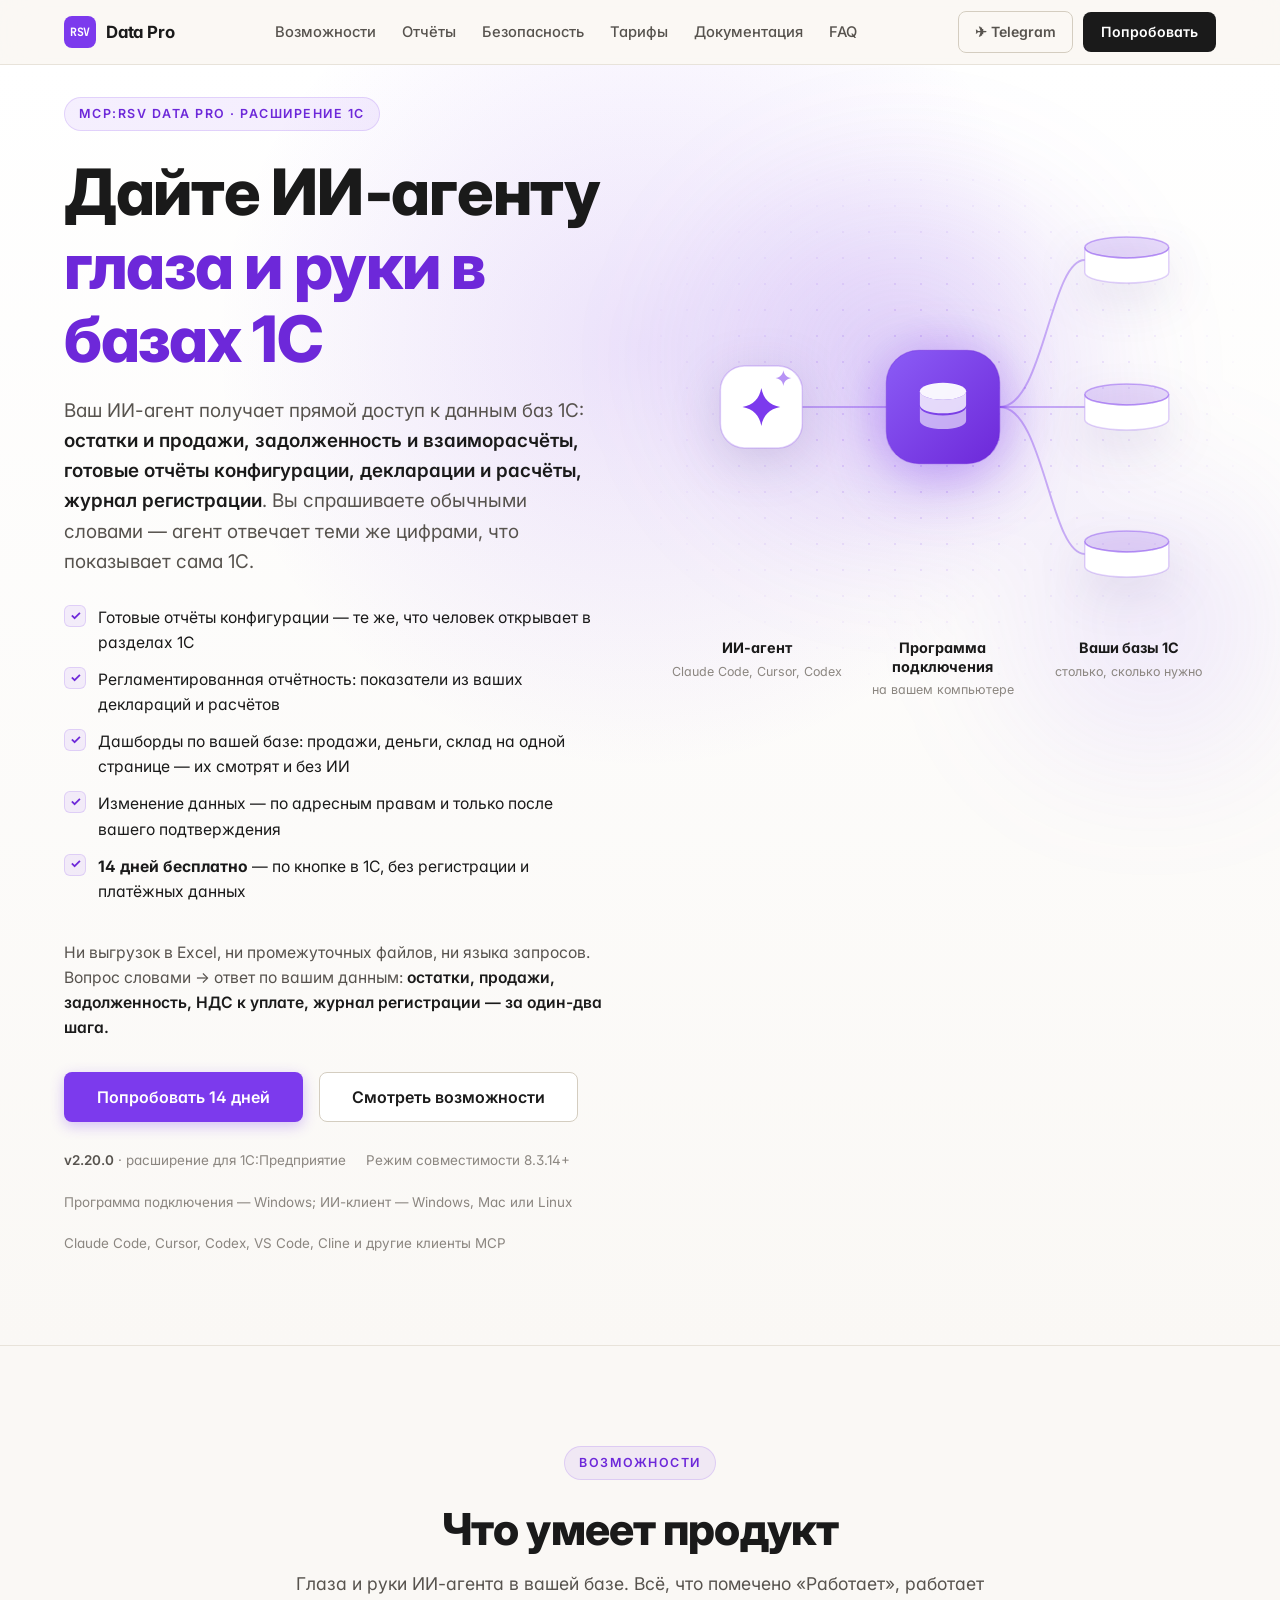
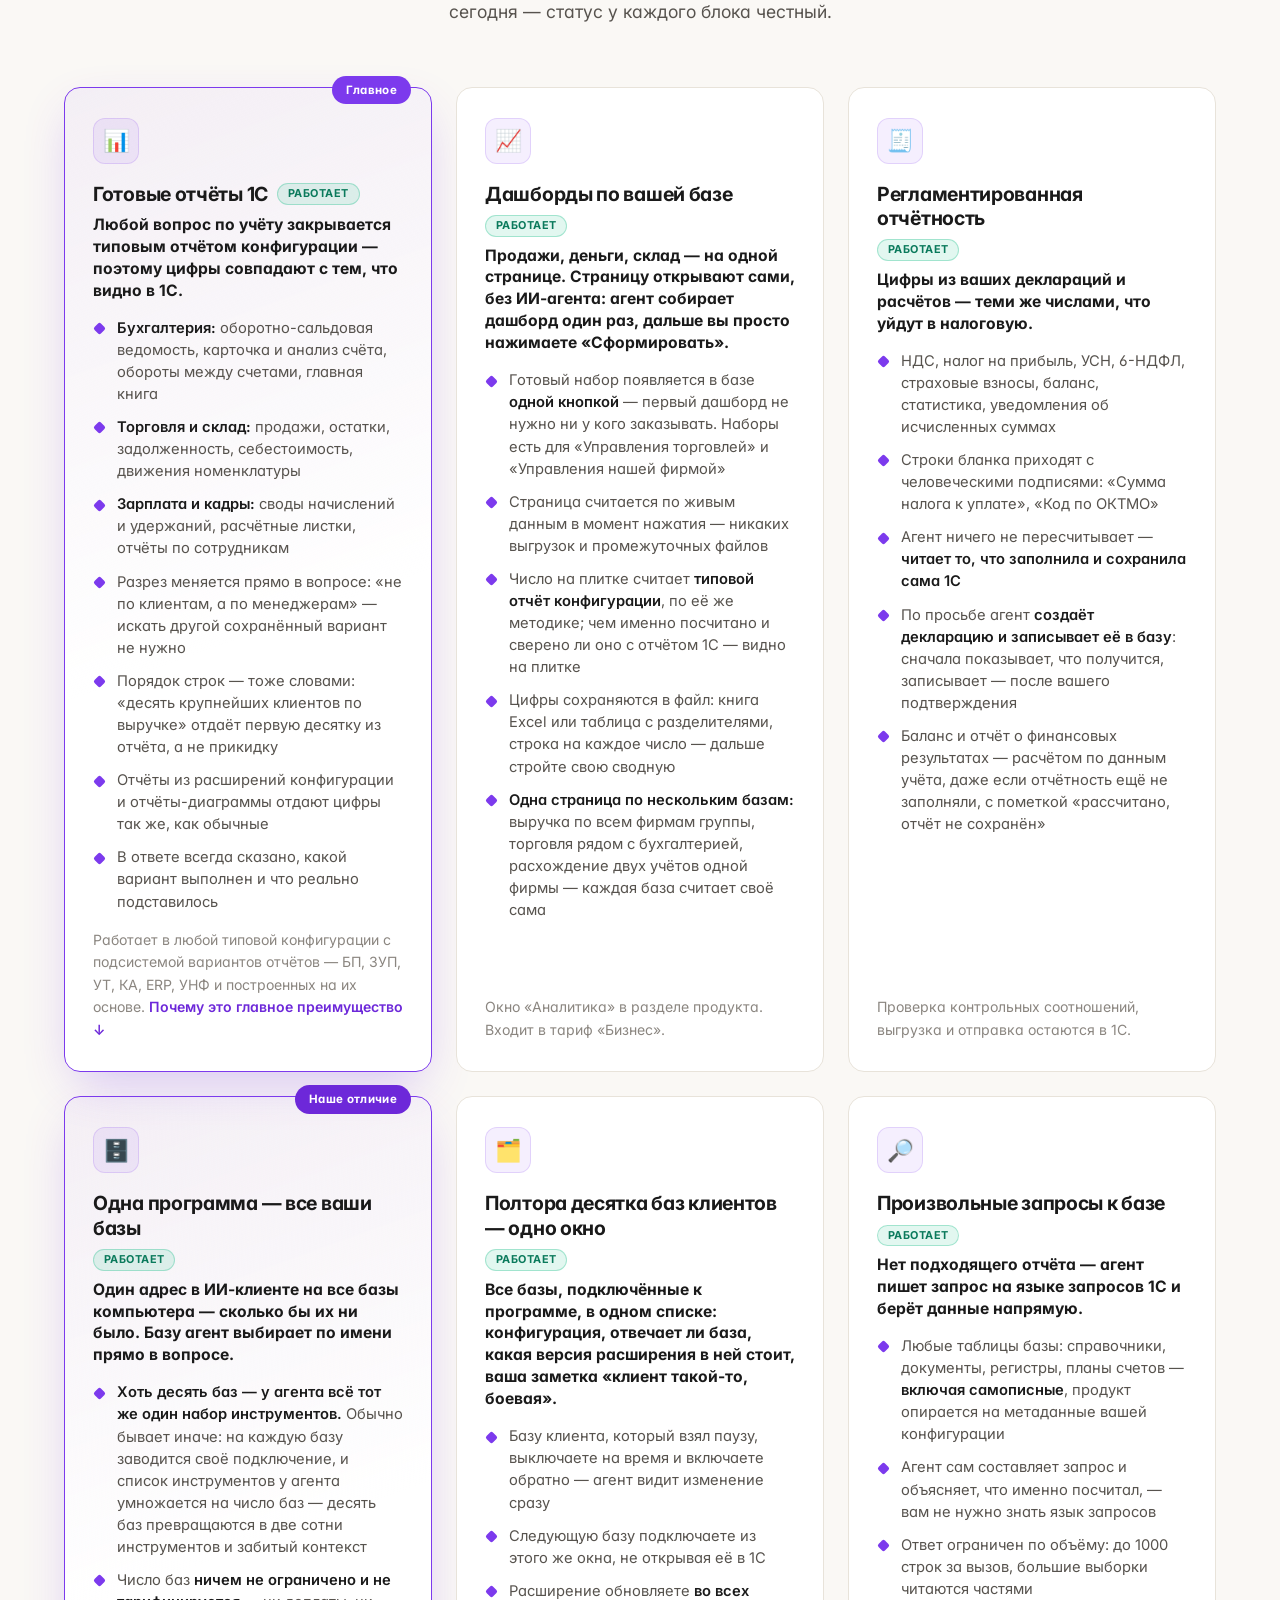
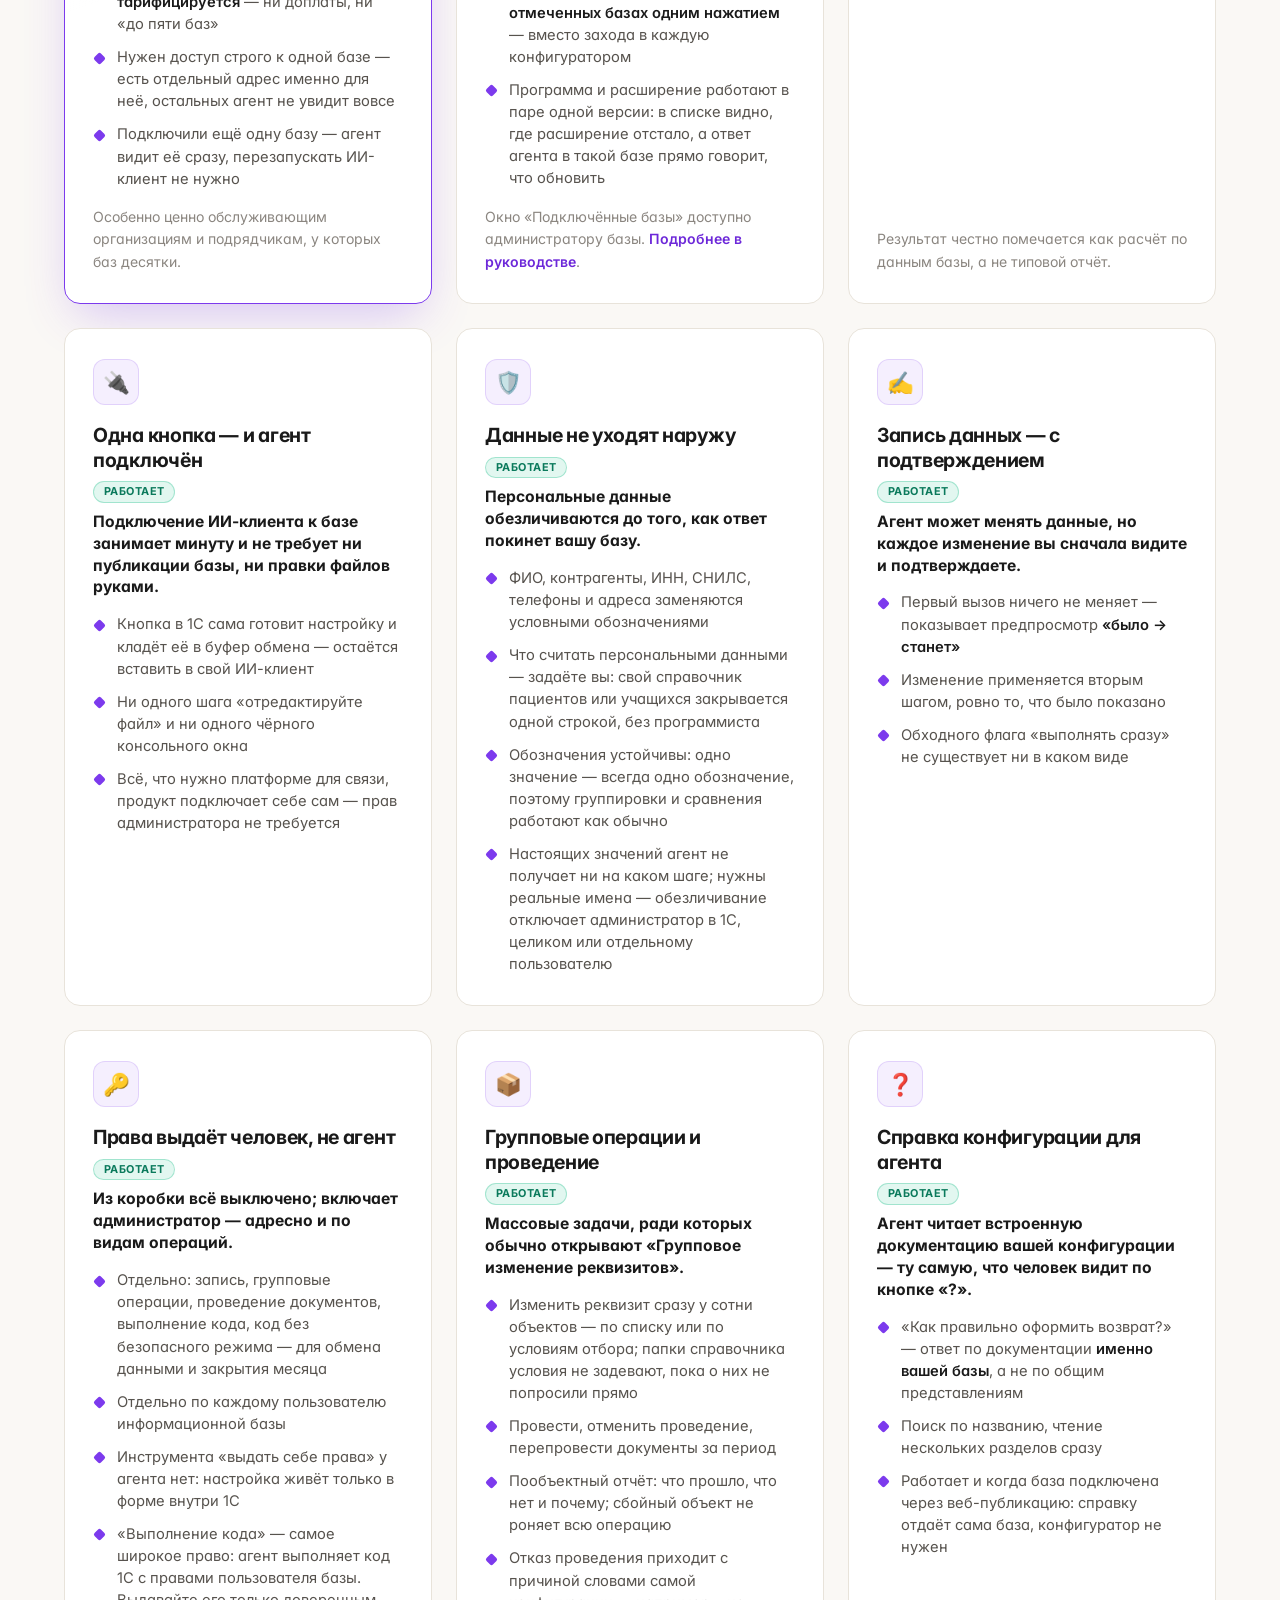
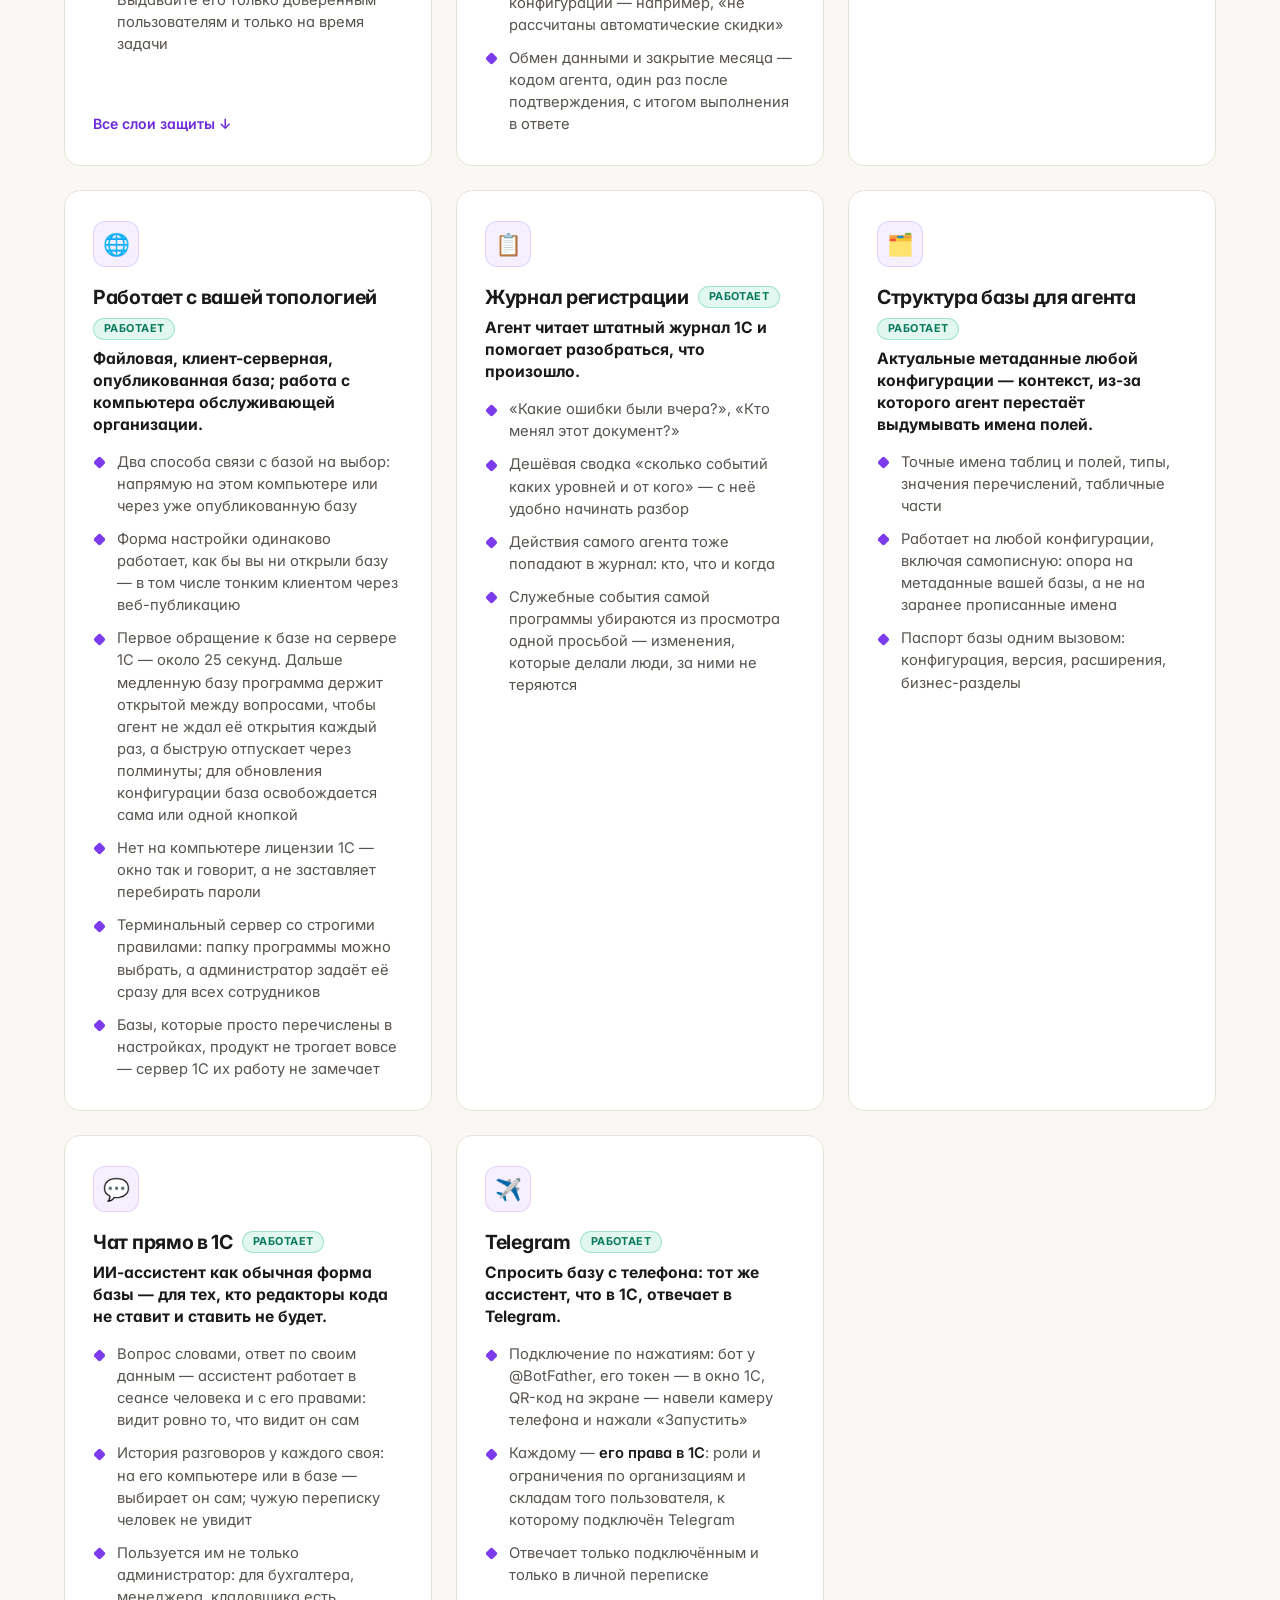
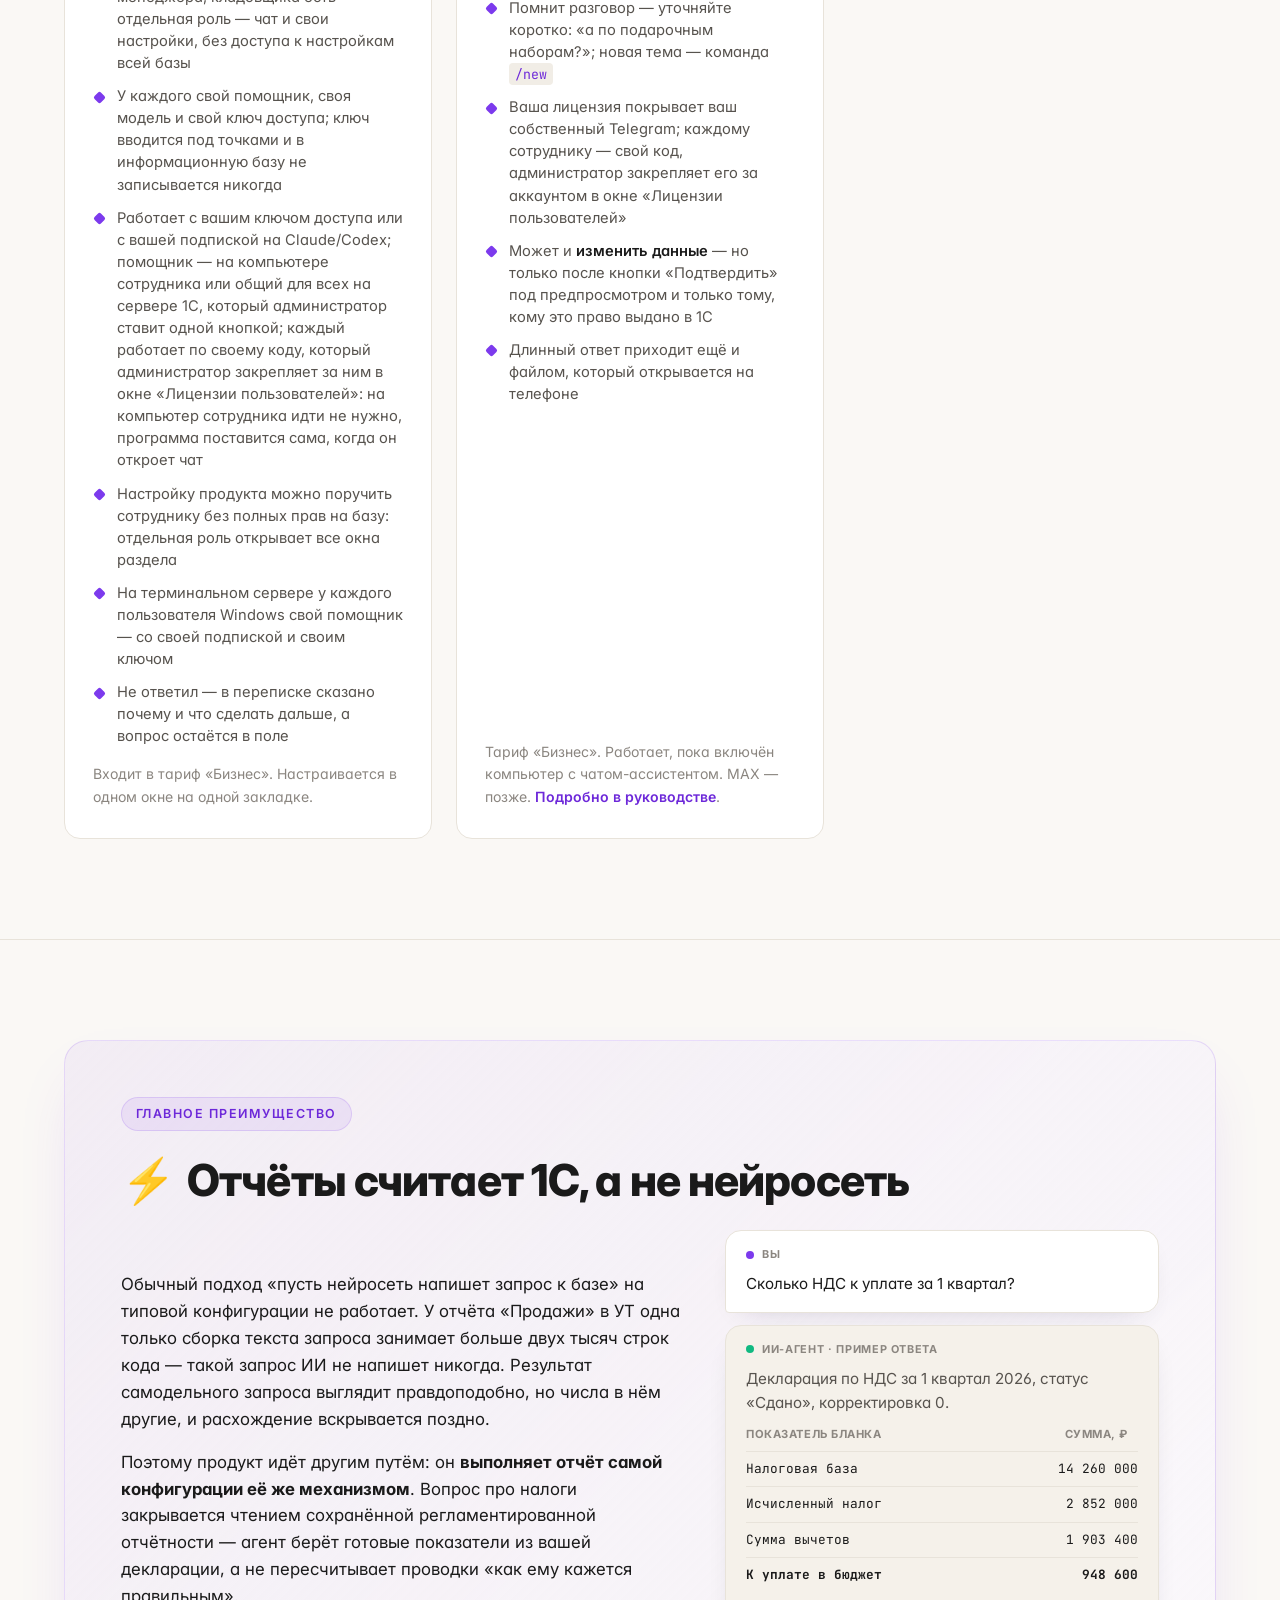
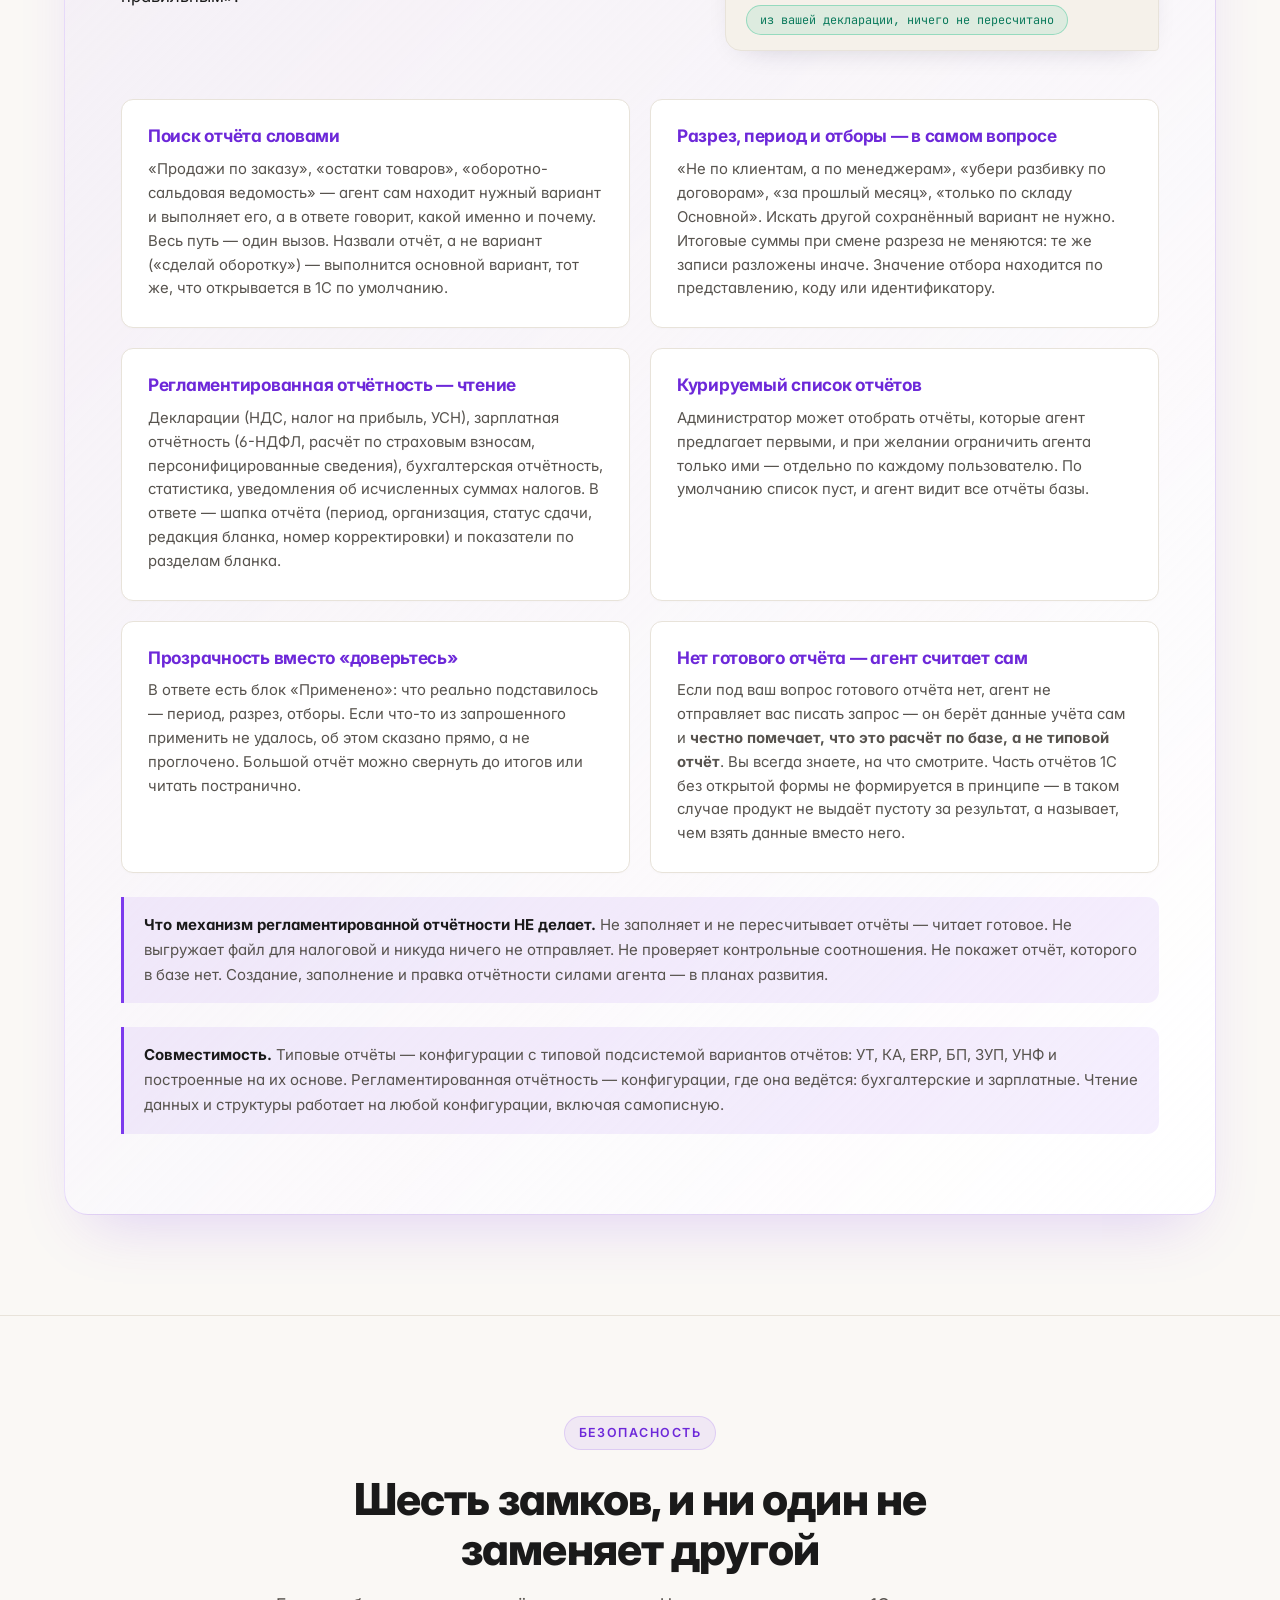
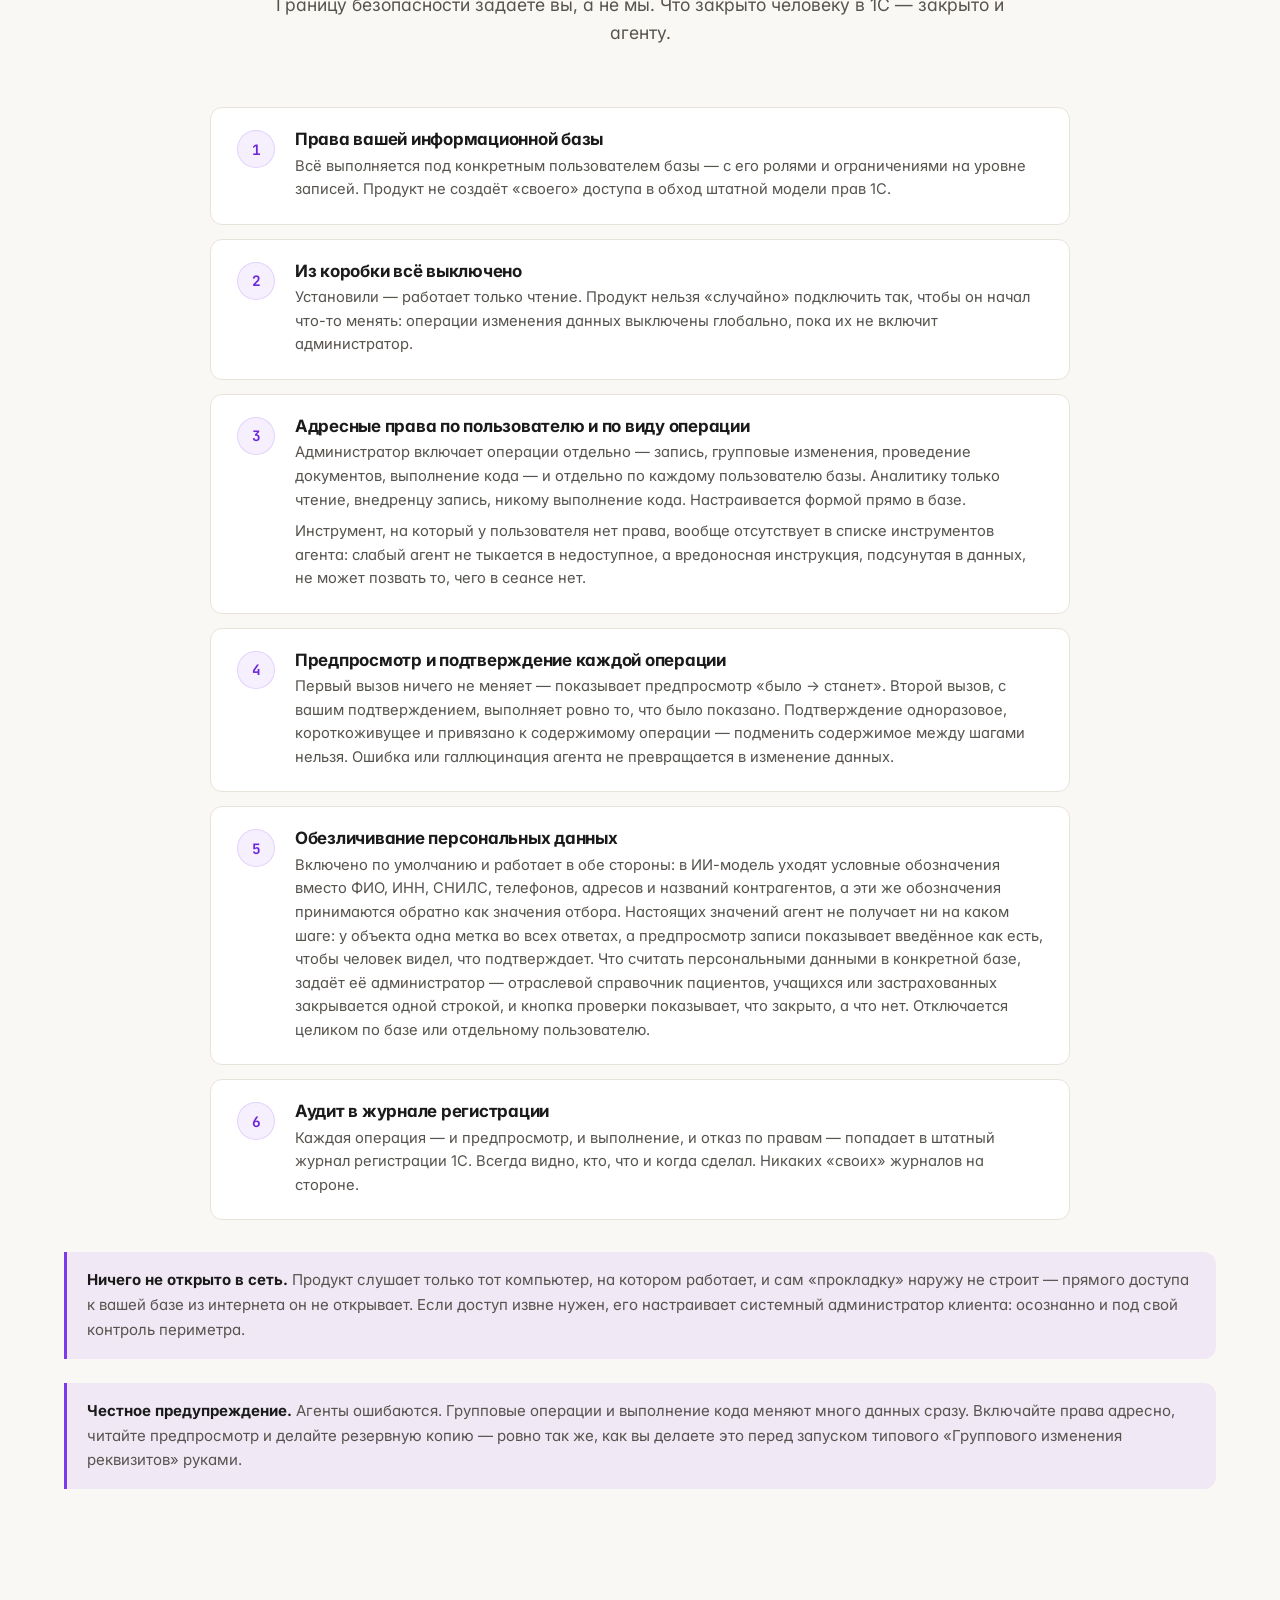
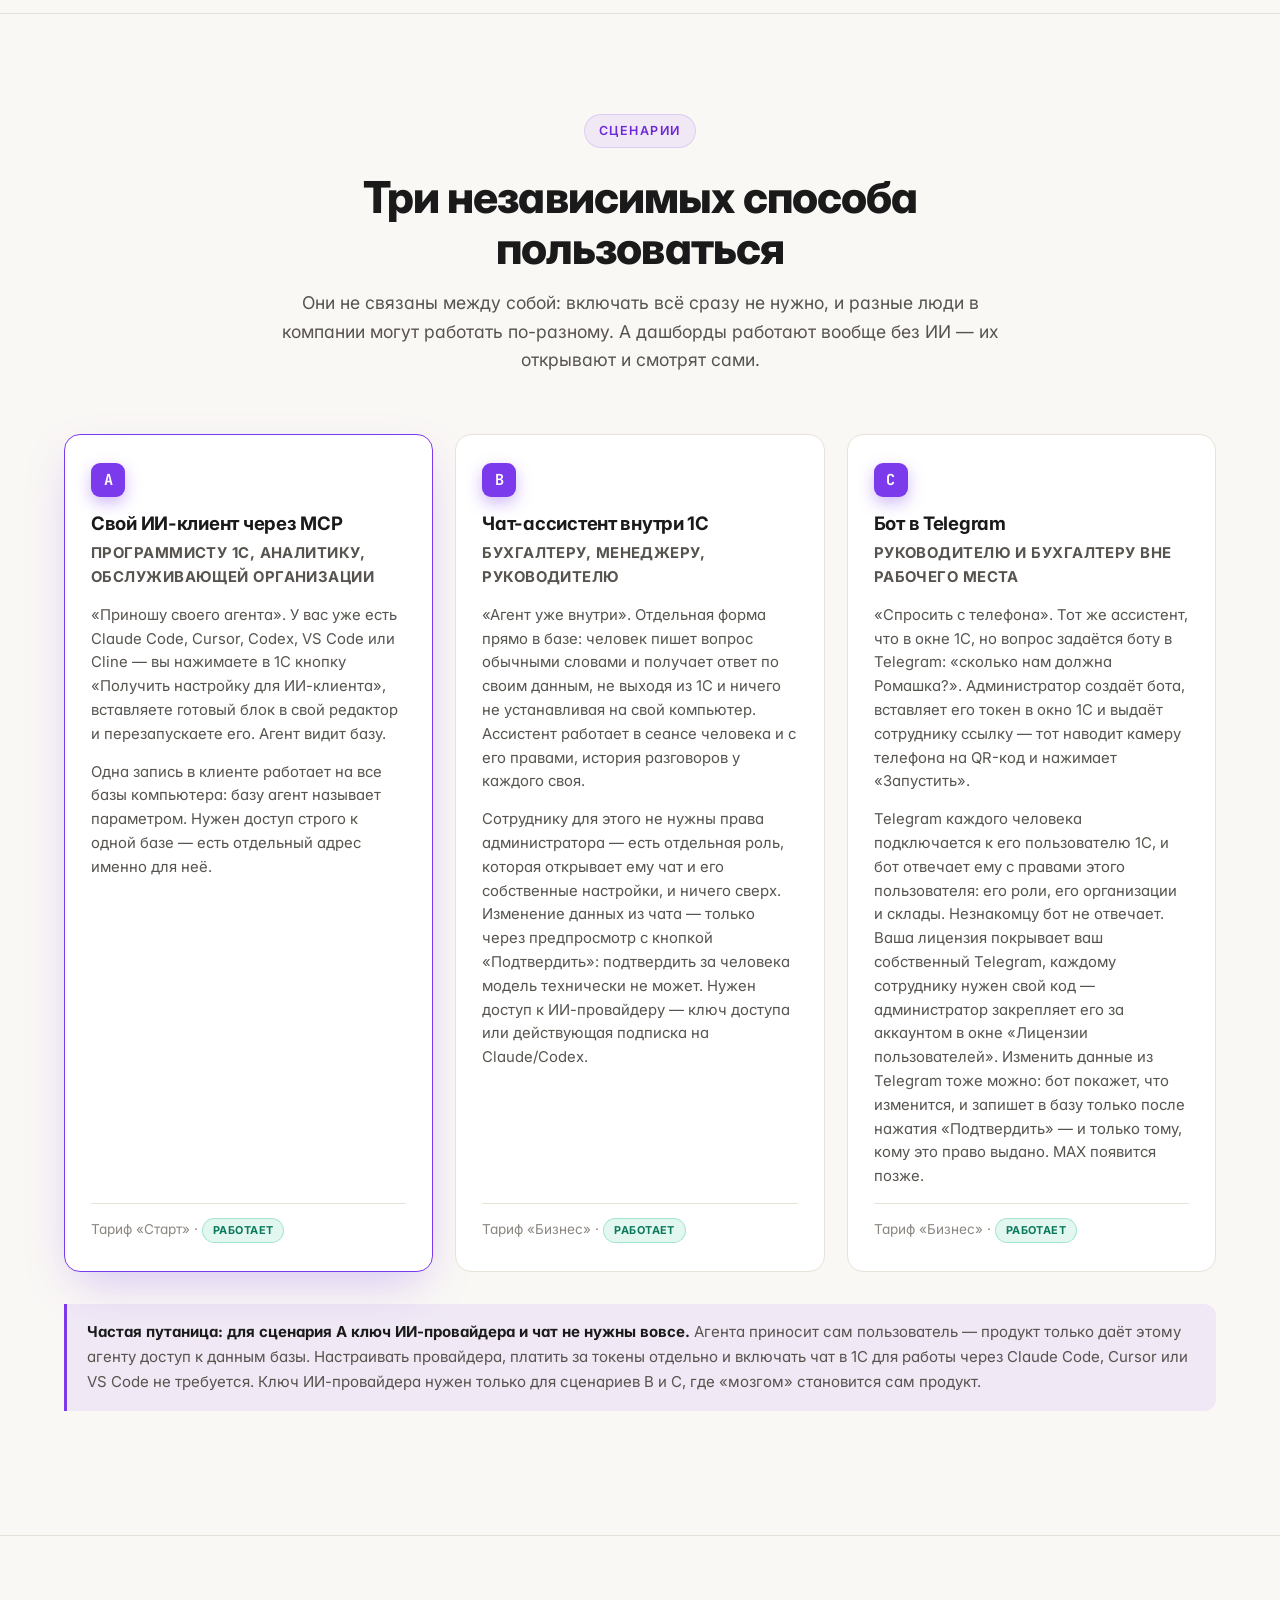
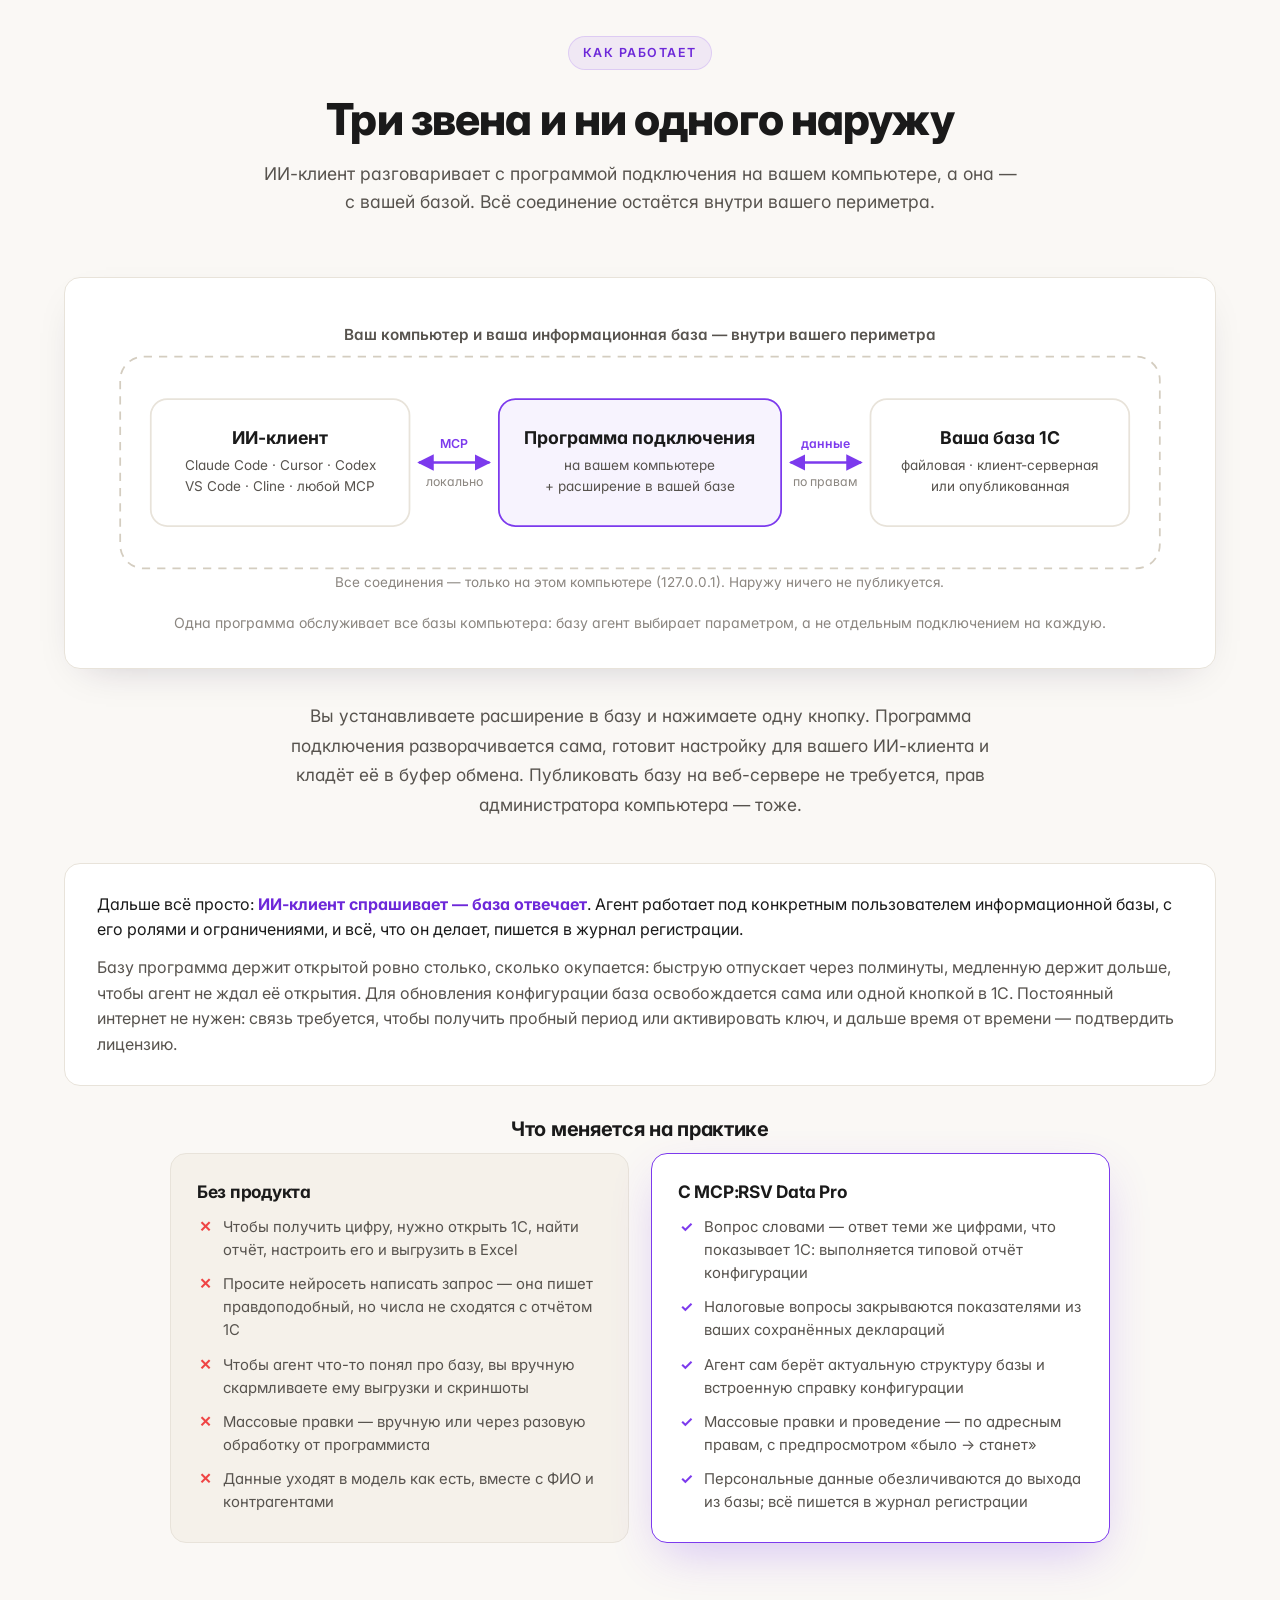
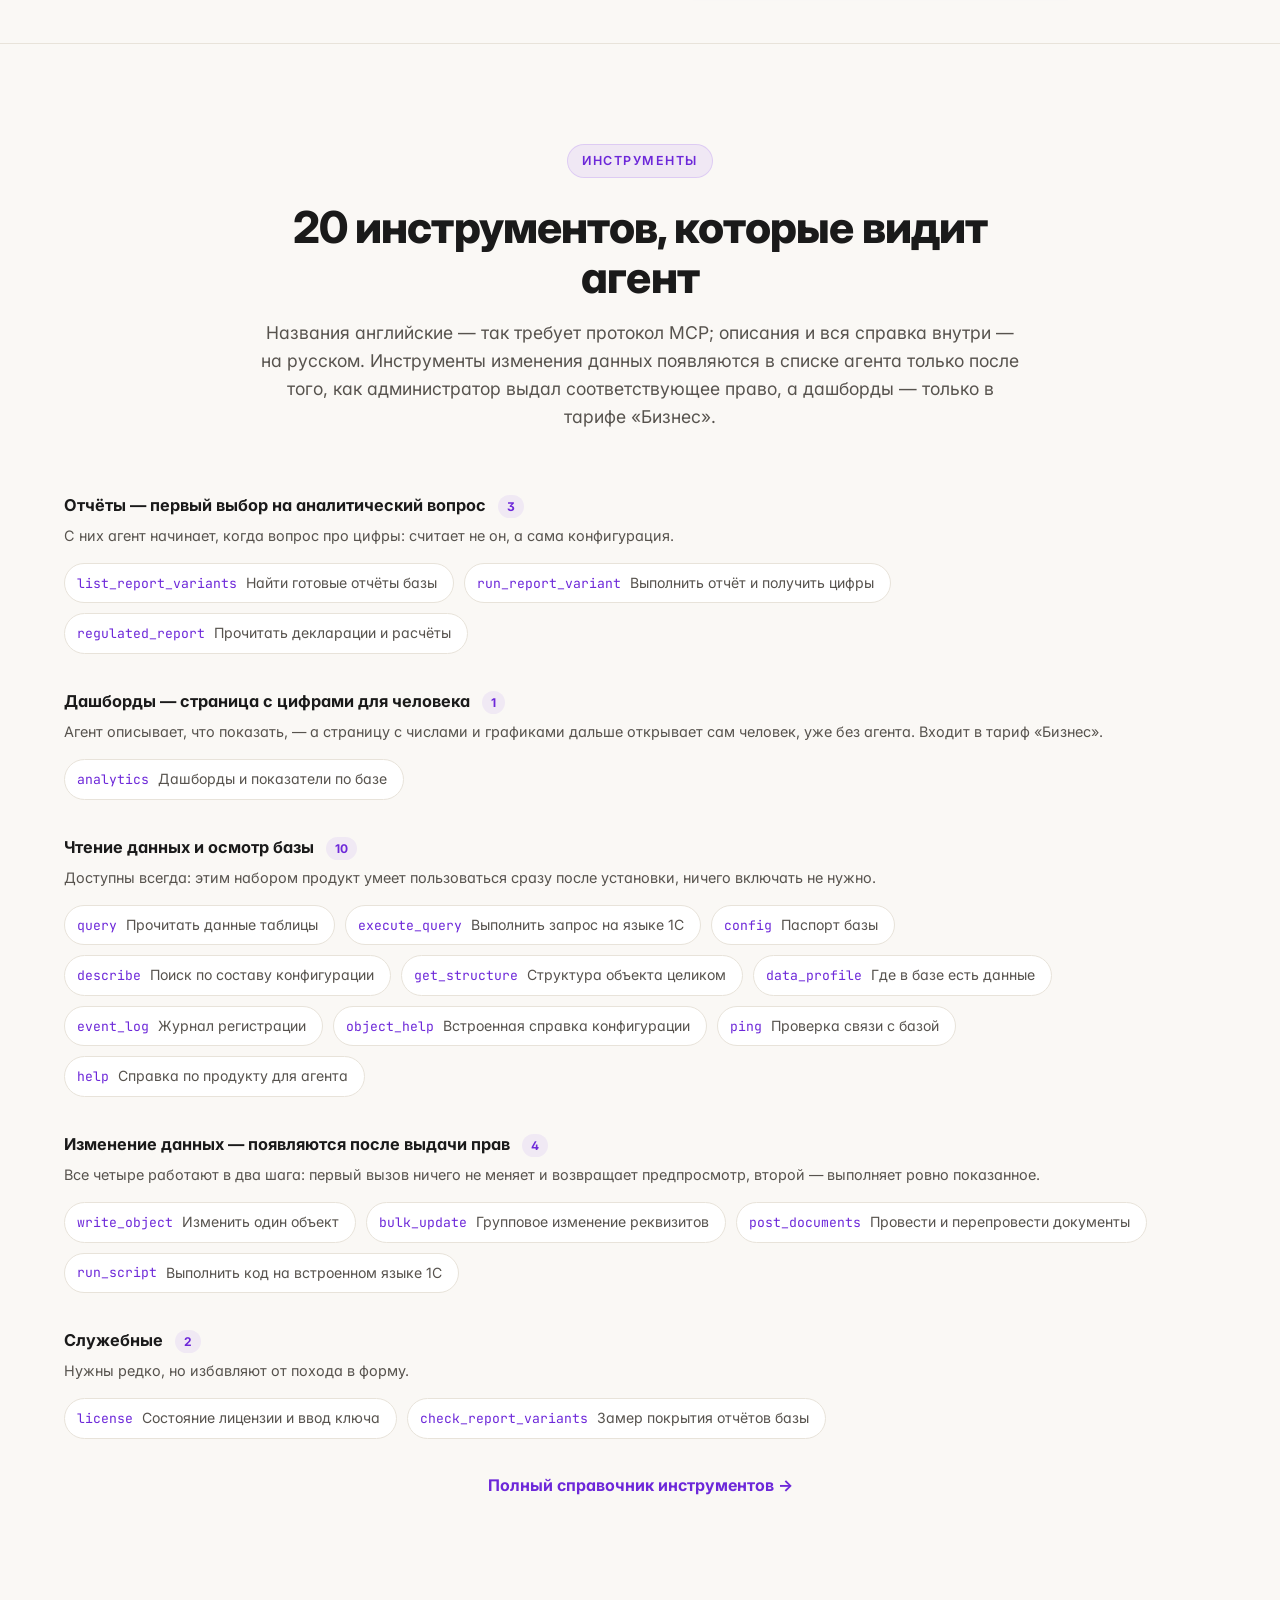
<file: index.html>
<!DOCTYPE html>
<html lang="ru">
<head>
  <meta charset="UTF-8">
  <meta name="viewport" content="width=device-width, initial-scale=1.0">
  <title>MCP:RSV Data Pro — глаза и руки ИИ-агента в базах 1С</title>
  <meta name="description" content="Ваш ИИ-агент отвечает по данным вашей базы 1С: остатки и продажи, задолженность, готовые отчёты конфигурации, декларации и расчёты, журнал регистрации. Цифры те же, что показывает сама 1С.">

  <!-- Превью ссылки в мессенджерах и соцсетях. Без этих тегов туда уходит description,
       и любая его правка меняет то, что видят люди в переписке. -->
  <meta property="og:type" content="website">
  <meta property="og:site_name" content="MCP:RSV Data Pro">
  <meta property="og:locale" content="ru_RU">
  <meta property="og:url" content="https://prepod2003.github.io/rsv-data-pro/">
  <meta property="og:title" content="MCP:RSV Data Pro — доступ ИИ-агента к данным 1С">
  <meta property="og:description" content="Ваш ИИ-агент отвечает по данным вашей базы 1С: остатки и продажи, задолженность, готовые отчёты конфигурации, декларации и расчёты, журнал регистрации. Цифры те же, что показывает сама 1С.">
  <meta name="twitter:card" content="summary">
  <meta name="twitter:title" content="MCP:RSV Data Pro — доступ ИИ-агента к данным 1С">
  <meta name="twitter:description" content="Ваш ИИ-агент отвечает по данным вашей базы 1С: остатки и продажи, задолженность, готовые отчёты конфигурации, декларации и расчёты, журнал регистрации. Цифры те же, что показывает сама 1С.">


  <link rel="icon" type="image/svg+xml" href="favicon.svg">
  <link rel="alternate icon" href="favicon.svg">

  <link rel="preconnect" href="https://fonts.googleapis.com">
  <link rel="preconnect" href="https://fonts.gstatic.com" crossorigin>
  <link href="https://fonts.googleapis.com/css2?family=Inter:wght@300;400;500;600;700;800;900&family=JetBrains+Mono:wght@400;500&display=swap" rel="stylesheet">

  <link rel="stylesheet" href="assets/styles.css">
  <link rel="stylesheet" href="assets/site.css">

  <style>
    /* Пока цена не пришла из таблицы, на её месте стоит нейтральная полоса, а не число:
       показать одну цену и через секунду заменить её другой — хуже, чем подождать. */
    .pc-wait .pc-amount, .pc-wait .pc-currency { visibility: hidden; }
    .pc-wait .pc-amount-box { position: relative; }
    .pc-wait .pc-amount-box::after {
      content: ''; position: absolute; left: 0; top: 12%; width: 62%; height: 68%;
      border-radius: 10px; background: var(--bg-elevated);
      animation: pcWait 1.2s ease-in-out infinite;
    }
    @keyframes pcWait { 0%, 100% { opacity: .55 } 50% { opacity: 1 } }
    @media (prefers-reduced-motion: reduce) { .pc-wait .pc-amount-box::after { animation: none } }
    .pc-wait .pc-per, .pc-wait .pc-total, .pc-wait .pc-discount { visibility: hidden; }
    /* Цены получить не удалось: карточка честно говорит об этом вместо суммы. */
    .pc-noprice .pc-amount { color: var(--text-dim); }
    .pc-noprice .pc-per, .pc-noprice .pc-total { color: var(--text-dim); }

    /* Единственное отступление от готовых классов: сетка тарифов рассчитана на 4 карточки,
       у этого продукта их две. Модификатор меняет только число колонок. */
    .pricing-grid.pg-two { grid-template-columns: repeat(2, 1fr); max-width: 820px; margin: 0 auto; }
    @media (max-width: 620px) { .pricing-grid.pg-two { grid-template-columns: 1fr; max-width: 420px; } }

    /* Окно смены тарифа. Сама рамка, поля, флажки и кнопки — готовые классы окна покупки;
       своего здесь ровно то, чего в общем оформлении нет: два шага и сводка «сейчас /
       что получите» с крупной суммой доплаты. Общий файл стилей не правим. */
    .up-step[hidden] { display: none; }
    .up-facts {
      margin-top: 16px; padding: 16px 18px;
      background: var(--bg-base); border: 1px solid var(--border);
      border-radius: var(--radius-sm);
    }
    .up-facts h4 {
      margin: 0 0 10px; font-size: 0.78rem; font-weight: 700;
      letter-spacing: .05em; text-transform: uppercase; color: var(--text-dim);
    }
    .up-line {
      display: flex; flex-wrap: wrap; justify-content: space-between; gap: 6px 16px;
      padding: 4px 0; font-size: 0.9rem; color: var(--text-muted);
    }
    .up-line b { color: var(--text); font-weight: 600; }
    .up-total {
      margin-top: 18px; padding: 18px; text-align: center;
      background: var(--accent-soft); border: 1px solid var(--accent-soft2);
      border-radius: var(--radius-sm);
    }
    .up-total span { display: block; font-size: 0.85rem; color: var(--text-muted); }
    .up-total b { display: block; margin-top: 4px; font-size: 1.9rem; line-height: 1.15; color: var(--text); }
    .up-err { margin-top: 16px; font-size: 0.88rem; color: var(--danger); }
    /* Карточки под тарифами: счёт для организации, смена тарифа */
    .pay-actions { display: grid; grid-template-columns: repeat(3, minmax(0, 1fr)); gap: 20px; max-width: 1080px; margin: 36px auto 0; text-align: left; }
    .pay-action { all: unset; box-sizing: border-box; cursor: pointer; display: flex; flex-direction: column; gap: 10px; background: var(--bg-surface); border: 1px solid var(--border); border-radius: var(--radius-lg); padding: 24px 24px 22px; transition: transform .2s, box-shadow .2s, border-color .2s; font-family: var(--font-sans); }
    .pay-action:hover { transform: translateY(-3px); border-color: var(--accent); box-shadow: var(--accent-glow); }
    .pay-action:focus-visible { outline: none; box-shadow: var(--accent-ring); border-color: var(--accent); }
    .pa-icon { width: 46px; height: 46px; border-radius: 12px; background: var(--accent-soft2); color: var(--accent); display: grid; place-items: center; }
    .pa-icon svg { width: 24px; height: 24px; }
    .pa-title { font-size: 1.1rem; font-weight: 700; color: var(--text); letter-spacing: -0.01em; }
    .pa-text { font-size: .92rem; line-height: 1.5; color: var(--text-muted); flex: 1; }
    .pa-cta { font-size: .92rem; font-weight: 700; color: var(--accent); }
    @media (max-width: 900px) { .pay-actions { grid-template-columns: minmax(0, 1fr); gap: 14px; max-width: 560px; } }
    /* Окно продления: выбор срока плитками с ценой. */
    .rn-periods { display: grid; grid-template-columns: repeat(2, minmax(0, 1fr)); gap: 8px; margin-top: 8px; }
    .rn-period { all: unset; box-sizing: border-box; cursor: pointer; padding: 10px 12px; border: 1px solid var(--border); border-radius: var(--radius-sm); background: var(--bg-surface); font-family: var(--font-sans); display: flex; flex-direction: column; gap: 2px; }
    .rn-period b { font-size: .95rem; color: var(--text); }
    .rn-period span { font-size: .82rem; color: var(--text-muted); }
    .rn-period:hover { border-color: var(--accent); }
    .rn-period:focus-visible { box-shadow: var(--accent-ring); border-color: var(--accent); }
    .rn-period.on { border-color: var(--accent); background: var(--accent-soft); box-shadow: inset 0 0 0 1px var(--accent); }
    .em-invoice-link { margin: 16px 0 0 !important; font-size: .88rem !important; color: var(--text-dim) !important; text-align: center; }
    .em-invoice-link a { color: var(--accent); font-weight: 600; }
  </style>
</head>
<body>

<nav class="nav">
  <div class="nav-inner">
    <a href="index.html" class="nav-brand">
      <span class="nav-brand-badge">RSV</span>
      Data&nbsp;Pro
    </a>
    <ul class="nav-links">
      <li><a href="#features">Возможности</a></li>
      <li><a href="#reports">Отчёты</a></li>
      <li><a href="#security">Безопасность</a></li>
      <li><a href="#pricing">Тарифы</a></li>
      <li><a href="#docs">Документация</a></li>
      <li><a href="#faq">FAQ</a></li>
    </ul>
    <div style="display:flex;gap:10px;align-items:center;">
      <a href="https://t.me/rsv_data_pro" target="_blank" rel="noopener" class="nav-tg">✈ Telegram</a>
      <a href="#download" class="nav-cta">Попробовать</a>
      <button class="nav-toggle" aria-label="Меню" aria-expanded="false">
        <span></span><span></span><span></span>
      </button>
    </div>
  </div>
</nav>

<!-- ==========================================================================
     HERO
     ========================================================================== -->
<header class="hero">
  <div class="container">
    <div class="hero-inner">
      <div>
        <span class="eyebrow">MCP:RSV Data Pro · расширение 1С</span>
        <h1>Дайте ИИ‑агенту<br><span>глаза и руки в базах 1С</span></h1>
        <p class="hero-lead">Ваш ИИ-агент получает прямой доступ к данным баз 1С: <strong>остатки и продажи, задолженность и взаиморасчёты, готовые отчёты конфигурации, декларации и расчёты, журнал регистрации</strong>. Вы спрашиваете обычными словами — агент отвечает теми же цифрами, что показывает сама 1С.</p>
        <ul class="hero-bullets">
          <li>Готовые отчёты конфигурации — те же, что человек открывает в разделах 1С</li>
          <li>Регламентированная отчётность: показатели из ваших деклараций и расчётов</li>
          <li>Дашборды по вашей базе: продажи, деньги, склад на одной странице — их смотрят и без ИИ</li>
          <li>Изменение данных — по адресным правам и только после вашего подтверждения</li>
          <li><span><strong>14 дней бесплатно</strong> — по кнопке в 1С, без регистрации и платёжных данных</span></li>
        </ul>
        <p class="hero-closer">Ни выгрузок в Excel, ни промежуточных файлов, ни языка запросов. Вопрос словами → ответ по вашим данным: <strong>остатки, продажи, задолженность, НДС к уплате, журнал регистрации — за один-два шага.</strong></p>
        <div class="hero-ctas">
          <a href="#download" class="btn btn-primary btn-lg">Попробовать 14 дней</a>
          <a href="#features" class="btn btn-secondary btn-lg">Смотреть возможности</a>
        </div>
        <div class="hero-meta">
          <span><b data-v="v{v}">v2.20.0</b> · расширение для 1С:Предприятие</span>
          <span>Режим совместимости 8.3.14+</span>
          <span>Программа подключения — Windows; ИИ-клиент — Windows, Mac или Linux</span>
          <span>Claude Code, Cursor, Codex, VS Code, Cline и другие клиенты MCP</span>
        </div>
      </div>

      <!-- Схема продукта: ИИ-агент → программа подключения на компьютере человека →
           его базы 1С. По связям спокойно пробегает разряд. Всё нарисовано разметкой
           и стилями, скрипта нет: с выключенным JS первый экран выглядит так же. -->
      <div class="hero-stage">
        <div class="hs-panel">
          <div class="hs-flow">
            <svg viewBox="0 0 520 400" role="img" aria-label="ИИ-агент обращается к программе подключения на вашем компьютере, а она читает данные ваших баз 1С">
              <defs>
                <linearGradient id="hsHub" x1="0" y1="0" x2="1" y2="1">
                  <stop offset="0" stop-color="#8B5CF6"/>
                  <stop offset="1" stop-color="#6D28D9"/>
                </linearGradient>
                <filter id="hsBlur" x="-70%" y="-70%" width="240%" height="240%">
                  <feGaussianBlur stdDeviation="22"/>
                </filter>
              </defs>

              <!-- связи -->
              <path class="hs-link" d="M126 200 H206"/>
              <path class="hs-link" d="M314 200 C356 200 362 60 395 60"/>
              <path class="hs-link" d="M314 200 H395"/>
              <path class="hs-link" d="M314 200 C356 200 362 340 395 340"/>

              <!-- разряд: сначала от агента к программе, следом от программы к базам -->
              <path class="hs-beam"    pathLength="100" d="M126 200 H206"/>
              <path class="hs-beam b2" pathLength="100" d="M314 200 C356 200 362 60 395 60"/>
              <path class="hs-beam b3" pathLength="100" d="M314 200 H395"/>
              <path class="hs-beam b4" pathLength="100" d="M314 200 C356 200 362 340 395 340"/>

              <!-- ИИ-агент -->
              <rect class="hs-node" x="48" y="161" width="78" height="78" rx="23"/>
              <path class="hs-spark" d="M87 182C88.9 192.3 94.7 198.1 105 200 94.7 201.9 88.9 207.7 87 218 85.1 207.7 79.3 201.9 69 200 79.3 198.1 85.1 192.3 87 182Z"/>
              <path class="hs-spark" opacity=".55" d="M108 165c.8 4.4 3.1 6.7 7.5 7.5-4.4.8-6.7 3.1-7.5 7.5-.8-4.4-3.1-6.7-7.5-7.5 4.4-.8 6.7-3.1 7.5-7.5z"/>

              <!-- программа подключения -->
              <circle class="hs-halo" cx="260" cy="200" r="58" filter="url(#hsBlur)"/>
              <rect class="hs-hub" x="206" y="146" width="108" height="108" rx="31"/>
              <ellipse class="hs-mark" cx="260" cy="185" rx="22" ry="8" opacity=".95"/>
              <path class="hs-mark" opacity=".8" d="M238 185v13c0 4.4 9.8 8 22 8s22-3.6 22-8v-13c0 4.4-9.8 8-22 8s-22-3.6-22-8z"/>
              <path class="hs-mark" opacity=".58" d="M238 200v13c0 4.4 9.8 8 22 8s22-3.6 22-8v-13c0 4.4-9.8 8-22 8s-22-3.6-22-8z"/>

              <!-- базы 1С -->
              <path class="hs-db" d="M395 48v24a40 10 0 0 0 80 0V48a40 10 0 0 1-80 0z"/>
              <ellipse class="hs-db-top" cx="435" cy="48" rx="40" ry="10"/>
              <path class="hs-db" d="M395 188v24a40 10 0 0 0 80 0v-24a40 10 0 0 1-80 0z"/>
              <ellipse class="hs-db-top" cx="435" cy="188" rx="40" ry="10"/>
              <path class="hs-db" d="M395 328v24a40 10 0 0 0 80 0v-24a40 10 0 0 1-80 0z"/>
              <ellipse class="hs-db-top" cx="435" cy="328" rx="40" ry="10"/>
            </svg>
          </div>

          <div class="hs-labels">
            <div><b>ИИ-агент</b><span>Claude Code, Cursor, Codex</span></div>
            <div><b>Программа подключения</b><span>на вашем компьютере</span></div>
            <div><b>Ваши базы 1С</b><span>столько, сколько нужно</span></div>
          </div>
        </div>
      </div>
    </div>
  </div>
</header>

<!-- ==========================================================================
     ВОЗМОЖНОСТИ
     ========================================================================== -->
<section class="section" id="features">
  <div class="container">
    <div class="section-header">
      <span class="eyebrow">Возможности</span>
      <h2>Что умеет продукт</h2>
      <p>Глаза и руки ИИ-агента в вашей базе. Всё, что помечено «Работает», работает сегодня — статус у каждого блока честный.</p>
    </div>

    <div class="feat-grid">

      <div class="feat-card is-flagship">
        <div class="feat-icon">📊</div>
        <h3>Готовые отчёты 1С <span class="st st-ready">Работает</span></h3>
        <p class="feat-promise">Любой вопрос по учёту закрывается типовым отчётом конфигурации — поэтому цифры совпадают с тем, что видно в 1С.</p>
        <ul class="feat-list">
          <li><strong>Бухгалтерия:</strong> оборотно-сальдовая ведомость, карточка и анализ счёта, обороты между счетами, главная книга</li>
          <li><strong>Торговля и склад:</strong> продажи, остатки, задолженность, себестоимость, движения номенклатуры</li>
          <li><strong>Зарплата и кадры:</strong> своды начислений и удержаний, расчётные листки, отчёты по сотрудникам</li>
          <li>Разрез меняется прямо в вопросе: «не по клиентам, а по менеджерам» — искать другой сохранённый вариант не нужно</li>
          <li>Порядок строк — тоже словами: «десять крупнейших клиентов по выручке» отдаёт первую десятку из отчёта, а не прикидку</li>
          <li>Отчёты из расширений конфигурации и отчёты-диаграммы отдают цифры так же, как обычные</li>
          <li>В ответе всегда сказано, какой вариант выполнен и что реально подставилось</li>
        </ul>
        <div class="feat-foot">Работает в любой типовой конфигурации с подсистемой вариантов отчётов — БП, ЗУП, УТ, КА, ERP, УНФ и построенных на их основе. <a href="#reports">Почему это главное преимущество ↓</a></div>
      </div>

      <div class="feat-card">
        <div class="feat-icon">📈</div>
        <h3>Дашборды по вашей базе <span class="st st-ready">Работает</span></h3>
        <p class="feat-promise">Продажи, деньги, склад — на одной странице. Страницу открывают сами, без ИИ-агента: агент собирает дашборд один раз, дальше вы просто нажимаете «Сформировать».</p>
        <ul class="feat-list">
          <li>Готовый набор появляется в базе <strong>одной кнопкой</strong> — первый дашборд не нужно ни у кого заказывать. Наборы есть для «Управления торговлей» и «Управления нашей фирмой»</li>
          <li>Страница считается по живым данным в момент нажатия — никаких выгрузок и промежуточных файлов</li>
          <li>Число на плитке считает <strong>типовой отчёт конфигурации</strong>, по её же методике; чем именно посчитано и сверено ли оно с отчётом 1С — видно на плитке</li>
          <li>Цифры сохраняются в файл: книга Excel или таблица с разделителями, строка на каждое число — дальше стройте свою сводную</li>
          <li><strong>Одна страница по нескольким базам:</strong> выручка по всем фирмам группы, торговля рядом с бухгалтерией, расхождение двух учётов одной фирмы — каждая база считает своё сама</li>
        </ul>
        <div class="feat-foot">Окно «Аналитика» в разделе продукта. Входит в тариф «Бизнес».</div>
      </div>

      <div class="feat-card">
        <div class="feat-icon">🧾</div>
        <h3>Регламентированная отчётность <span class="st st-ready">Работает</span></h3>
        <p class="feat-promise">Цифры из ваших деклараций и расчётов — теми же числами, что уйдут в налоговую.</p>
        <ul class="feat-list">
          <li>НДС, налог на прибыль, УСН, 6-НДФЛ, страховые взносы, баланс, статистика, уведомления об исчисленных суммах</li>
          <li>Строки бланка приходят с человеческими подписями: «Сумма налога к уплате», «Код по ОКТМО»</li>
          <li>Агент ничего не пересчитывает — <strong>читает то, что заполнила и сохранила сама 1С</strong></li>
          <li>По просьбе агент <strong>создаёт декларацию и записывает её в базу</strong>: сначала показывает, что получится, записывает — после вашего подтверждения</li>
          <li>Баланс и отчёт о финансовых результатах — расчётом по данным учёта, даже если отчётность ещё не заполняли, с пометкой «рассчитано, отчёт не сохранён»</li>
        </ul>
        <div class="feat-foot">Проверка контрольных соотношений, выгрузка и отправка остаются в 1С.</div>
      </div>

      <div class="feat-card is-key">
        <div class="feat-icon">🗄️</div>
        <h3>Одна программа — все ваши базы <span class="st st-ready">Работает</span></h3>
        <p class="feat-promise">Один адрес в ИИ-клиенте на все базы компьютера — сколько бы их ни было. Базу агент выбирает по имени прямо в вопросе.</p>
        <ul class="feat-list">
          <li><strong>Хоть десять баз — у агента всё тот же один набор инструментов.</strong> Обычно бывает иначе: на каждую базу заводится своё подключение, и список инструментов у агента умножается на число баз — десять баз превращаются в две сотни инструментов и забитый контекст</li>
          <li>Число баз <strong>ничем не ограничено и не тарифицируется</strong> — ни доплаты, ни «до пяти баз»</li>
          <li>Нужен доступ строго к одной базе — есть отдельный адрес именно для неё, остальных агент не увидит вовсе</li>
          <li>Подключили ещё одну базу — агент видит её сразу, перезапускать ИИ-клиент не нужно</li>
        </ul>
        <div class="feat-foot">Особенно ценно обслуживающим организациям и подрядчикам, у которых баз десятки.</div>
      </div>

      <div class="feat-card">
        <div class="feat-icon">🗂️</div>
        <h3>Полтора десятка баз клиентов — одно окно <span class="st st-ready">Работает</span></h3>
        <p class="feat-promise">Все базы, подключённые к программе, в одном списке: конфигурация, отвечает ли база, какая версия расширения в ней стоит, ваша заметка «клиент такой-то, боевая».</p>
        <ul class="feat-list">
          <li>Базу клиента, который взял паузу, выключаете на время и включаете обратно — агент видит изменение сразу</li>
          <li>Следующую базу подключаете из этого же окна, не открывая её в 1С</li>
          <li>Расширение обновляете <strong>во всех отмеченных базах одним нажатием</strong> — вместо захода в каждую конфигуратором</li>
          <li>Программа и расширение работают в паре одной версии: в списке видно, где расширение отстало, а ответ агента в такой базе прямо говорит, что обновить</li>
        </ul>
        <div class="feat-foot">Окно «Подключённые базы» доступно администратору базы. <a href="guide.html#multi-base-window">Подробнее в руководстве</a>.</div>
      </div>

      <div class="feat-card">
        <div class="feat-icon">🔎</div>
        <h3>Произвольные запросы к базе <span class="st st-ready">Работает</span></h3>
        <p class="feat-promise">Нет подходящего отчёта — агент пишет запрос на языке запросов 1С и берёт данные напрямую.</p>
        <ul class="feat-list">
          <li>Любые таблицы базы: справочники, документы, регистры, планы счетов — <strong>включая самописные</strong>, продукт опирается на метаданные вашей конфигурации</li>
          <li>Агент сам составляет запрос и объясняет, что именно посчитал, — вам не нужно знать язык запросов</li>
          <li>Ответ ограничен по объёму: до 1000 строк за вызов, большие выборки читаются частями</li>
        </ul>
        <div class="feat-foot">Результат честно помечается как расчёт по данным базы, а не типовой отчёт.</div>
      </div>

      <div class="feat-card">
        <div class="feat-icon">🔌</div>
        <h3>Одна кнопка — и агент подключён <span class="st st-ready">Работает</span></h3>
        <p class="feat-promise">Подключение ИИ-клиента к базе занимает минуту и не требует ни публикации базы, ни правки файлов руками.</p>
        <ul class="feat-list">
          <li>Кнопка в 1С сама готовит настройку и кладёт её в буфер обмена — остаётся вставить в свой ИИ-клиент</li>
          <li>Ни одного шага «отредактируйте файл» и ни одного чёрного консольного окна</li>
          <li>Всё, что нужно платформе для связи, продукт подключает себе сам — прав администратора не требуется</li>
        </ul>
      </div>

      <div class="feat-card">
        <div class="feat-icon">🛡️</div>
        <h3>Данные не уходят наружу <span class="st st-ready">Работает</span></h3>
        <p class="feat-promise">Персональные данные обезличиваются до того, как ответ покинет вашу базу.</p>
        <ul class="feat-list">
          <li>ФИО, контрагенты, ИНН, СНИЛС, телефоны и адреса заменяются условными обозначениями</li>
          <li>Что считать персональными данными — задаёте вы: свой справочник пациентов или учащихся закрывается одной строкой, без программиста</li>
          <li>Обозначения устойчивы: одно значение — всегда одно обозначение, поэтому группировки и сравнения работают как обычно</li>
          <li>Настоящих значений агент не получает ни на каком шаге; нужны реальные имена — обезличивание отключает администратор в 1С, целиком или отдельному пользователю</li>
        </ul>
      </div>

      <div class="feat-card">
        <div class="feat-icon">✍️</div>
        <h3>Запись данных — с подтверждением <span class="st st-ready">Работает</span></h3>
        <p class="feat-promise">Агент может менять данные, но каждое изменение вы сначала видите и подтверждаете.</p>
        <ul class="feat-list">
          <li>Первый вызов ничего не меняет — показывает предпросмотр <strong>«было → станет»</strong></li>
          <li>Изменение применяется вторым шагом, ровно то, что было показано</li>
          <li>Обходного флага «выполнять сразу» не существует ни в каком виде</li>
        </ul>
      </div>

      <div class="feat-card">
        <div class="feat-icon">🔑</div>
        <h3>Права выдаёт человек, не агент <span class="st st-ready">Работает</span></h3>
        <p class="feat-promise">Из коробки всё выключено; включает администратор — адресно и по видам операций.</p>
        <ul class="feat-list">
          <li>Отдельно: запись, групповые операции, проведение документов, выполнение кода, код без безопасного режима — для обмена данными и закрытия месяца</li>
          <li>Отдельно по каждому пользователю информационной базы</li>
          <li>Инструмента «выдать себе права» у агента нет: настройка живёт только в форме внутри 1С</li>
          <li>«Выполнение кода» — самое широкое право: агент выполняет код 1С с правами пользователя базы. Выдавайте его только доверенным пользователям и только на время задачи</li>
        </ul>
        <div class="feat-foot"><a href="#security">Все слои защиты ↓</a></div>
      </div>

      <div class="feat-card">
        <div class="feat-icon">📦</div>
        <h3>Групповые операции и проведение <span class="st st-ready">Работает</span></h3>
        <p class="feat-promise">Массовые задачи, ради которых обычно открывают «Групповое изменение реквизитов».</p>
        <ul class="feat-list">
          <li>Изменить реквизит сразу у сотни объектов — по списку или по условиям отбора; папки справочника условия не задевают, пока о них не попросили прямо</li>
          <li>Провести, отменить проведение, перепровести документы за период</li>
          <li>Пообъектный отчёт: что прошло, что нет и почему; сбойный объект не роняет всю операцию</li>
          <li>Отказ проведения приходит с причиной словами самой конфигурации — например, «не рассчитаны автоматические скидки»</li>
          <li>Обмен данными и закрытие месяца — кодом агента, один раз после подтверждения, с итогом выполнения в ответе</li>
        </ul>
      </div>

      <div class="feat-card">
        <div class="feat-icon">❓</div>
        <h3>Справка конфигурации для агента <span class="st st-ready">Работает</span></h3>
        <p class="feat-promise">Агент читает встроенную документацию вашей конфигурации — ту самую, что человек видит по кнопке «?».</p>
        <ul class="feat-list">
          <li>«Как правильно оформить возврат?» — ответ по документации <strong>именно вашей базы</strong>, а не по общим представлениям</li>
          <li>Поиск по названию, чтение нескольких разделов сразу</li>
          <li>Работает и когда база подключена через веб-публикацию: справку отдаёт сама база, конфигуратор не нужен</li>
        </ul>
      </div>


      <div class="feat-card">
        <div class="feat-icon">🌐</div>
        <h3>Работает с вашей топологией <span class="st st-ready">Работает</span></h3>
        <p class="feat-promise">Файловая, клиент-серверная, опубликованная база; работа с компьютера обслуживающей организации.</p>
        <ul class="feat-list">
          <li>Два способа связи с базой на выбор: напрямую на этом компьютере или через уже опубликованную базу</li>
          <li>Форма настройки одинаково работает, как бы вы ни открыли базу — в том числе тонким клиентом через веб-публикацию</li>
          <li>Первое обращение к базе на сервере 1С — около 25 секунд. Дальше медленную базу программа держит открытой между вопросами, чтобы агент не ждал её открытия каждый раз, а быструю отпускает через полминуты; для обновления конфигурации база освобождается сама или одной кнопкой</li>
          <li>Нет на компьютере лицензии 1С — окно так и говорит, а не заставляет перебирать пароли</li>
          <li>Терминальный сервер со строгими правилами: папку программы можно выбрать, а администратор задаёт её сразу для всех сотрудников</li>
          <li>Базы, которые просто перечислены в настройках, продукт не трогает вовсе — сервер 1С их работу не замечает</li>
        </ul>
      </div>

      <div class="feat-card">
        <div class="feat-icon">📋</div>
        <h3>Журнал регистрации <span class="st st-ready">Работает</span></h3>
        <p class="feat-promise">Агент читает штатный журнал 1С и помогает разобраться, что произошло.</p>
        <ul class="feat-list">
          <li>«Какие ошибки были вчера?», «Кто менял этот документ?»</li>
          <li>Дешёвая сводка «сколько событий каких уровней и от кого» — с неё удобно начинать разбор</li>
          <li>Действия самого агента тоже попадают в журнал: кто, что и когда</li>
          <li>Служебные события самой программы убираются из просмотра одной просьбой — изменения, которые делали люди, за ними не теряются</li>
        </ul>
      </div>

      <div class="feat-card">
        <div class="feat-icon">🗂️</div>
        <h3>Структура базы для агента <span class="st st-ready">Работает</span></h3>
        <p class="feat-promise">Актуальные метаданные любой конфигурации — контекст, из-за которого агент перестаёт выдумывать имена полей.</p>
        <ul class="feat-list">
          <li>Точные имена таблиц и полей, типы, значения перечислений, табличные части</li>
          <li>Работает на любой конфигурации, включая самописную: опора на метаданные вашей базы, а не на заранее прописанные имена</li>
          <li>Паспорт базы одним вызовом: конфигурация, версия, расширения, бизнес-разделы</li>
        </ul>
      </div>

      <div class="feat-card">
        <div class="feat-icon">💬</div>
        <h3>Чат прямо в 1С <span class="st st-ready">Работает</span></h3>
        <p class="feat-promise">ИИ-ассистент как обычная форма базы — для тех, кто редакторы кода не ставит и ставить не будет.</p>
        <ul class="feat-list">
          <li>Вопрос словами, ответ по своим данным — ассистент работает в сеансе человека и с его правами: видит ровно то, что видит он сам</li>
          <li>История разговоров у каждого своя: на его компьютере или в базе — выбирает он сам; чужую переписку человек не увидит</li>
          <li>Пользуется им не только администратор: для бухгалтера, менеджера, кладовщика есть отдельная роль — чат и свои настройки, без доступа к настройкам всей базы</li>
          <li>У каждого свой помощник, своя модель и свой ключ доступа; ключ вводится под точками и в информационную базу не записывается никогда</li>
          <li>Работает с вашим ключом доступа или с вашей подпиской на Claude/Codex; помощник — на компьютере сотрудника или общий для всех на сервере 1С, который администратор ставит одной кнопкой; каждый работает по своему коду, который администратор закрепляет за ним в окне «Лицензии пользователей»: на компьютер сотрудника идти не нужно, программа поставится сама, когда он откроет чат</li>
          <li>Настройку продукта можно поручить сотруднику без полных прав на базу: отдельная роль открывает все окна раздела</li>
          <li>На терминальном сервере у каждого пользователя Windows свой помощник — со своей подпиской и своим ключом</li>
          <li>Не ответил — в переписке сказано почему и что сделать дальше, а вопрос остаётся в поле</li>
        </ul>
        <div class="feat-foot">Входит в тариф «Бизнес». Настраивается в одном окне на одной закладке.</div>
      </div>

      <div class="feat-card">
        <div class="feat-icon">✈️</div>
        <h3>Telegram <span class="st st-ready">Работает</span></h3>
        <p class="feat-promise">Спросить базу с телефона: тот же ассистент, что в 1С, отвечает в Telegram.</p>
        <ul class="feat-list">
          <li>Подключение по нажатиям: бот у @BotFather, его токен — в окно 1С, QR-код на экране — навели камеру телефона и нажали «Запустить»</li>
          <li>Каждому — <strong>его права в 1С</strong>: роли и ограничения по организациям и складам того пользователя, к которому подключён Telegram</li>
          <li>Отвечает только подключённым и только в личной переписке</li>
          <li>Помнит разговор — уточняйте коротко: «а по подарочным наборам?»; новая тема — команда <code>/new</code></li>
          <li>Ваша лицензия покрывает ваш собственный Telegram; каждому сотруднику — свой код, администратор закрепляет его за аккаунтом в окне «Лицензии пользователей»</li>
          <li>Может и <strong>изменить данные</strong> — но только после кнопки «Подтвердить» под предпросмотром и только тому, кому это право выдано в 1С</li>
          <li>Длинный ответ приходит ещё и файлом, который открывается на телефоне</li>
        </ul>
        <div class="feat-foot">Тариф «Бизнес». Работает, пока включён компьютер с чатом-ассистентом. MAX — позже. <a href="guide.html#messengers">Подробно в руководстве</a>.</div>
      </div>

    </div>
  </div>
</section>

<!-- ==========================================================================
     ФЛАГМАН — ОТЧЁТЫ
     ========================================================================== -->
<section class="section" id="reports">
  <div class="container">
    <div class="flagship">
      <span class="eyebrow">Главное преимущество</span>
      <h2>Отчёты считает 1С, а не нейросеть</h2>

      <div class="flagship-intro">
        <div>
          <p style="margin-bottom:16px;">Обычный подход «пусть нейросеть напишет запрос к базе» на типовой конфигурации не работает. У отчёта «Продажи» в УТ одна только сборка текста запроса занимает больше двух тысяч строк кода — такой запрос ИИ не напишет никогда. Результат самодельного запроса выглядит правдоподобно, но числа в нём другие, и расхождение вскрывается поздно.</p>
          <p>Поэтому продукт идёт другим путём: он <strong>выполняет отчёт самой конфигурации её же механизмом</strong>. Вопрос про налоги закрывается чтением сохранённой регламентированной отчётности — агент берёт готовые показатели из вашей декларации, а не пересчитывает проводки «как ему кажется правильным».</p>
        </div>

        <div class="dlg">
          <div class="dlg-ask">
            <div class="dlg-who"><span class="dlg-dot"></span>Вы</div>
            Сколько НДС к уплате за 1 квартал?
          </div>
          <div class="dlg-ans is-on">
            <div class="dlg-who is-agent"><span class="dlg-dot"></span>ИИ-агент · пример ответа</div>
            Декларация по НДС за 1 квартал 2026, статус «Сдано», корректировка 0.
            <table class="dlg-table">
              <thead>
                <tr><th>Показатель бланка</th><th style="text-align:right;">Сумма, ₽</th></tr>
              </thead>
              <tbody>
                <tr class="on"><td>Налоговая база</td><td class="num">14 260 000</td></tr>
                <tr class="on"><td>Исчисленный налог</td><td class="num">2 852 000</td></tr>
                <tr class="on"><td>Сумма вычетов</td><td class="num">1 903 400</td></tr>
                <tr class="on"><td>К уплате в бюджет</td><td class="num">948 600</td></tr>
              </tbody>
            </table>
            <span class="dlg-note on">из вашей декларации, ничего не пересчитано</span>
          </div>
        </div>
      </div>

      <div class="flagship-grid">
        <div class="flagship-card">
          <h3>Поиск отчёта словами</h3>
          <p>«Продажи по заказу», «остатки товаров», «оборотно-сальдовая ведомость» — агент сам находит нужный вариант и выполняет его, а в ответе говорит, какой именно и почему. Весь путь — один вызов. Назвали отчёт, а не вариант («сделай оборотку») — выполнится основной вариант, тот же, что открывается в 1С по умолчанию.</p>
        </div>
        <div class="flagship-card">
          <h3>Разрез, период и отборы — в самом вопросе</h3>
          <p>«Не по клиентам, а по менеджерам», «убери разбивку по договорам», «за прошлый месяц», «только по складу Основной». Искать другой сохранённый вариант не нужно. Итоговые суммы при смене разреза не меняются: те же записи разложены иначе. Значение отбора находится по представлению, коду или идентификатору.</p>
        </div>
        <div class="flagship-card">
          <h3>Регламентированная отчётность — чтение</h3>
          <p>Декларации (НДС, налог на прибыль, УСН), зарплатная отчётность (6-НДФЛ, расчёт по страховым взносам, персонифицированные сведения), бухгалтерская отчётность, статистика, уведомления об исчисленных суммах налогов. В ответе — шапка отчёта (период, организация, статус сдачи, редакция бланка, номер корректировки) и показатели по разделам бланка.</p>
        </div>
        <div class="flagship-card">
          <h3>Курируемый список отчётов</h3>
          <p>Администратор может отобрать отчёты, которые агент предлагает первыми, и при желании ограничить агента только ими — отдельно по каждому пользователю. По умолчанию список пуст, и агент видит все отчёты базы.</p>
        </div>
        <div class="flagship-card">
          <h3>Прозрачность вместо «доверьтесь»</h3>
          <p>В ответе есть блок «Применено»: что реально подставилось — период, разрез, отборы. Если что-то из запрошенного применить не удалось, об этом сказано прямо, а не проглочено. Большой отчёт можно свернуть до итогов или читать постранично.</p>
        </div>
        <div class="flagship-card">
          <h3>Нет готового отчёта — агент считает сам</h3>
          <p>Если под ваш вопрос готового отчёта нет, агент не отправляет вас писать запрос — он берёт данные учёта сам и <strong>честно помечает, что это расчёт по базе, а не типовой отчёт</strong>. Вы всегда знаете, на что смотрите. Часть отчётов 1С без открытой формы не формируется в принципе — в таком случае продукт не выдаёт пустоту за результат, а называет, чем взять данные вместо него.</p>
        </div>
      </div>

      <div class="note-inline">
        <b>Что механизм регламентированной отчётности НЕ делает.</b> Не заполняет и не пересчитывает отчёты — читает готовое. Не выгружает файл для налоговой и никуда ничего не отправляет. Не проверяет контрольные соотношения. Не покажет отчёт, которого в базе нет. Создание, заполнение и правка отчётности силами агента — в планах развития.
      </div>

      <div class="note-inline">
        <b>Совместимость.</b> Типовые отчёты — конфигурации с типовой подсистемой вариантов отчётов: УТ, КА, ERP, БП, ЗУП, УНФ и построенные на их основе. Регламентированная отчётность — конфигурации, где она ведётся: бухгалтерские и зарплатные. Чтение данных и структуры работает на любой конфигурации, включая самописную.
      </div>
    </div>
  </div>
</section>

<!-- ==========================================================================
     БЕЗОПАСНОСТЬ
     ========================================================================== -->
<section class="section" id="security">
  <div class="container">
    <div class="section-header">
      <span class="eyebrow">Безопасность</span>
      <h2>Шесть замков, и ни один не заменяет другой</h2>
      <p>Границу безопасности задаёте вы, а не мы. Что закрыто человеку в 1С — закрыто и агенту.</p>
    </div>

    <div class="sec-layers">
      <div class="sec-layer">
        <div class="sec-num">1</div>
        <div>
          <h3>Права вашей информационной базы</h3>
          <p>Всё выполняется под конкретным пользователем базы — с его ролями и ограничениями на уровне записей. Продукт не создаёт «своего» доступа в обход штатной модели прав 1С.</p>
        </div>
      </div>
      <div class="sec-layer">
        <div class="sec-num">2</div>
        <div>
          <h3>Из коробки всё выключено</h3>
          <p>Установили — работает только чтение. Продукт нельзя «случайно» подключить так, чтобы он начал что-то менять: операции изменения данных выключены глобально, пока их не включит администратор.</p>
        </div>
      </div>
      <div class="sec-layer">
        <div class="sec-num">3</div>
        <div>
          <h3>Адресные права по пользователю и по виду операции</h3>
          <p>Администратор включает операции отдельно — запись, групповые изменения, проведение документов, выполнение кода — и отдельно по каждому пользователю базы. Аналитику только чтение, внедренцу запись, никому выполнение кода. Настраивается формой прямо в базе.</p>
          <p>Инструмент, на который у пользователя нет права, вообще отсутствует в списке инструментов агента: слабый агент не тыкается в недоступное, а вредоносная инструкция, подсунутая в данных, не может позвать то, чего в сеансе нет.</p>
        </div>
      </div>
      <div class="sec-layer">
        <div class="sec-num">4</div>
        <div>
          <h3>Предпросмотр и подтверждение каждой операции</h3>
          <p>Первый вызов ничего не меняет — показывает предпросмотр «было → станет». Второй вызов, с вашим подтверждением, выполняет ровно то, что было показано. Подтверждение одноразовое, короткоживущее и привязано к содержимому операции — подменить содержимое между шагами нельзя. Ошибка или галлюцинация агента не превращается в изменение данных.</p>
        </div>
      </div>
      <div class="sec-layer">
        <div class="sec-num">5</div>
        <div>
          <h3>Обезличивание персональных данных</h3>
          <p>Включено по умолчанию и работает в обе стороны: в ИИ-модель уходят условные обозначения вместо ФИО, ИНН, СНИЛС, телефонов, адресов и названий контрагентов, а эти же обозначения принимаются обратно как значения отбора. Настоящих значений агент не получает ни на каком шаге: у объекта одна метка во всех ответах, а предпросмотр записи показывает введённое как есть, чтобы человек видел, что подтверждает. Что считать персональными данными в конкретной базе, задаёт её администратор — отраслевой справочник пациентов, учащихся или застрахованных закрывается одной строкой, и кнопка проверки показывает, что закрыто, а что нет. Отключается целиком по базе или отдельному пользователю.</p>
        </div>
      </div>
      <div class="sec-layer">
        <div class="sec-num">6</div>
        <div>
          <h3>Аудит в журнале регистрации</h3>
          <p>Каждая операция — и предпросмотр, и выполнение, и отказ по правам — попадает в штатный журнал регистрации 1С. Всегда видно, кто, что и когда сделал. Никаких «своих» журналов на стороне.</p>
        </div>
      </div>
    </div>

    <div class="note-inline mt-32">
      <b>Ничего не открыто в сеть.</b> Продукт слушает только тот компьютер, на котором работает, и сам «прокладку» наружу не строит — прямого доступа к вашей базе из интернета он не открывает. Если доступ извне нужен, его настраивает системный администратор клиента: осознанно и под свой контроль периметра.
    </div>

    <div class="note-inline">
      <b>Честное предупреждение.</b> Агенты ошибаются. Групповые операции и выполнение кода меняют много данных сразу. Включайте права адресно, читайте предпросмотр и делайте резервную копию — ровно так же, как вы делаете это перед запуском типового «Группового изменения реквизитов» руками.
    </div>
  </div>
</section>

<!-- ==========================================================================
     СЦЕНАРИИ
     ========================================================================== -->
<section class="section" id="scenarios">
  <div class="container">
    <div class="section-header">
      <span class="eyebrow">Сценарии</span>
      <h2>Три независимых способа пользоваться</h2>
      <p>Они не связаны между собой: включать всё сразу не нужно, и разные люди в компании могут работать по-разному. А дашборды работают вообще без ИИ — их открывают и смотрят сами.</p>
    </div>

    <div class="scen-grid">
      <div class="scen-card is-main">
        <div class="scen-letter">A</div>
        <h3>Свой ИИ-клиент через MCP</h3>
        <p class="scen-who">Программисту 1С, аналитику, обслуживающей организации</p>
        <p>«Приношу своего агента». У вас уже есть Claude Code, Cursor, Codex, VS Code или Cline — вы нажимаете в 1С кнопку «Получить настройку для ИИ-клиента», вставляете готовый блок в свой редактор и перезапускаете его. Агент видит базу.</p>
        <p>Одна запись в клиенте работает на все базы компьютера: базу агент называет параметром. Нужен доступ строго к одной базе — есть отдельный адрес именно для неё.</p>
        <div class="scen-foot">Тариф «Старт» · <span class="st st-ready">Работает</span></div>
      </div>

      <div class="scen-card">
        <div class="scen-letter">B</div>
        <h3>Чат-ассистент внутри 1С</h3>
        <p class="scen-who">Бухгалтеру, менеджеру, руководителю</p>
        <p>«Агент уже внутри». Отдельная форма прямо в базе: человек пишет вопрос обычными словами и получает ответ по своим данным, не выходя из 1С и ничего не устанавливая на свой компьютер. Ассистент работает в сеансе человека и с его правами, история разговоров у каждого своя.</p>
        <p>Сотруднику для этого не нужны права администратора — есть отдельная роль, которая открывает ему чат и его собственные настройки, и ничего сверх. Изменение данных из чата — только через предпросмотр с кнопкой «Подтвердить»: подтвердить за человека модель технически не может. Нужен доступ к ИИ-провайдеру — ключ доступа или действующая подписка на Claude/Codex.</p>
        <div class="scen-foot">Тариф «Бизнес» · <span class="st st-ready">Работает</span></div>
      </div>

      <div class="scen-card">
        <div class="scen-letter">C</div>
        <h3>Бот в Telegram</h3>
        <p class="scen-who">Руководителю и бухгалтеру вне рабочего места</p>
        <p>«Спросить с телефона». Тот же ассистент, что в окне 1С, но вопрос задаётся боту в Telegram: «сколько нам должна Ромашка?». Администратор создаёт бота, вставляет его токен в окно 1С и выдаёт сотруднику ссылку — тот наводит камеру телефона на QR-код и нажимает «Запустить».</p>
        <p>Telegram каждого человека подключается к его пользователю 1С, и бот отвечает ему с правами этого пользователя: его роли, его организации и склады. Незнакомцу бот не отвечает. Ваша лицензия покрывает ваш собственный Telegram, каждому сотруднику нужен свой код — администратор закрепляет его за аккаунтом в окне «Лицензии пользователей». Изменить данные из Telegram тоже можно: бот покажет, что изменится, и запишет в базу только после нажатия «Подтвердить» — и только тому, кому это право выдано. MAX появится позже.</p>
        <div class="scen-foot">Тариф «Бизнес» · <span class="st st-ready">Работает</span></div>
      </div>
    </div>

    <div class="note-inline mt-32">
      <b>Частая путаница: для сценария A ключ ИИ-провайдера и чат не нужны вовсе.</b> Агента приносит сам пользователь — продукт только даёт этому агенту доступ к данным базы. Настраивать провайдера, платить за токены отдельно и включать чат в 1С для работы через Claude Code, Cursor или VS Code не требуется. Ключ ИИ-провайдера нужен только для сценариев B и C, где «мозгом» становится сам продукт.
    </div>
  </div>
</section>

<!-- ==========================================================================
     КАК УСТРОЕНО
     ========================================================================== -->
<section class="section" id="how">
  <div class="container">
    <div class="section-header">
      <span class="eyebrow">Как работает</span>
      <h2>Три звена и ни одного наружу</h2>
      <p>ИИ-клиент разговаривает с программой подключения на вашем компьютере, а она — с вашей базой. Всё соединение остаётся внутри вашего периметра.</p>
    </div>

    <div class="scheme">
      <svg viewBox="0 0 920 240" role="img" aria-label="Схема: ИИ-клиент, программа подключения на вашем компьютере, ваша база 1С">
        <defs>
          <marker id="arw" viewBox="0 0 10 10" refX="9" refY="5" markerWidth="7" markerHeight="7" orient="auto-start-reverse">
            <path d="M0,0 L10,5 L0,10 z" fill="#7C3AED"/>
          </marker>
        </defs>

        <text x="460" y="24" text-anchor="middle" font-family="Inter, sans-serif" font-size="13" font-weight="600" fill="#57534E">Ваш компьютер и ваша информационная база — внутри вашего периметра</text>
        <rect x="18" y="38" width="884" height="180" rx="20" fill="none" stroke="#D4CDC0" stroke-width="1.5" stroke-dasharray="7 6"/>

        <!-- ИИ-клиент -->
        <rect x="44" y="74" width="220" height="108" rx="14" fill="#FFFFFF" stroke="#E8E3DA" stroke-width="1.5"/>
        <text x="154" y="112" text-anchor="middle" font-family="Inter, sans-serif" font-size="15" font-weight="700" fill="#1A1A1A">ИИ-клиент</text>
        <text x="154" y="134" text-anchor="middle" font-family="Inter, sans-serif" font-size="11.5" fill="#57534E">Claude Code · Cursor · Codex</text>
        <text x="154" y="152" text-anchor="middle" font-family="Inter, sans-serif" font-size="11.5" fill="#57534E">VS Code · Cline · любой MCP</text>

        <!-- стрелка 1 -->
        <line x1="272" y1="128" x2="332" y2="128" stroke="#7C3AED" stroke-width="2" marker-end="url(#arw)" marker-start="url(#arw)"/>
        <text x="302" y="116" text-anchor="middle" font-family="Inter, sans-serif" font-size="10.5" font-weight="600" fill="#7C3AED">MCP</text>
        <text x="302" y="148" text-anchor="middle" font-family="Inter, sans-serif" font-size="10.5" fill="#8B8680">локально</text>

        <!-- программа подключения -->
        <rect x="340" y="74" width="240" height="108" rx="14" fill="#7C3AED" fill-opacity="0.06" stroke="#7C3AED" stroke-width="1.5"/>
        <text x="460" y="112" text-anchor="middle" font-family="Inter, sans-serif" font-size="15" font-weight="700" fill="#1A1A1A">Программа подключения</text>
        <text x="460" y="134" text-anchor="middle" font-family="Inter, sans-serif" font-size="11.5" fill="#57534E">на вашем компьютере</text>
        <text x="460" y="152" text-anchor="middle" font-family="Inter, sans-serif" font-size="11.5" fill="#57534E">+ расширение в вашей базе</text>

        <!-- стрелка 2 -->
        <line x1="588" y1="128" x2="648" y2="128" stroke="#7C3AED" stroke-width="2" marker-end="url(#arw)" marker-start="url(#arw)"/>
        <text x="618" y="116" text-anchor="middle" font-family="Inter, sans-serif" font-size="10.5" font-weight="600" fill="#7C3AED">данные</text>
        <text x="618" y="148" text-anchor="middle" font-family="Inter, sans-serif" font-size="10.5" fill="#8B8680">по правам</text>

        <!-- база -->
        <rect x="656" y="74" width="220" height="108" rx="14" fill="#FFFFFF" stroke="#E8E3DA" stroke-width="1.5"/>
        <text x="766" y="112" text-anchor="middle" font-family="Inter, sans-serif" font-size="15" font-weight="700" fill="#1A1A1A">Ваша база 1С</text>
        <text x="766" y="134" text-anchor="middle" font-family="Inter, sans-serif" font-size="11.5" fill="#57534E">файловая · клиент-серверная</text>
        <text x="766" y="152" text-anchor="middle" font-family="Inter, sans-serif" font-size="11.5" fill="#57534E">или опубликованная</text>

        <text x="460" y="234" text-anchor="middle" font-family="Inter, sans-serif" font-size="11.5" fill="#8B8680">Все соединения — только на этом компьютере (127.0.0.1). Наружу ничего не публикуется.</text>
      </svg>
      <div class="scheme-caption">Одна программа обслуживает все базы компьютера: базу агент выбирает параметром, а не отдельным подключением на каждую.</div>
    </div>

    <div class="mt-32"></div>
    <p class="lead-center">Вы устанавливаете расширение в базу и нажимаете одну кнопку. Программа подключения разворачивается сама, готовит настройку для вашего ИИ-клиента и кладёт её в буфер обмена. Публиковать базу на веб-сервере не требуется, прав администратора компьютера — тоже.</p>

    <div class="summary-card">
      <p>Дальше всё просто: <strong>ИИ-клиент спрашивает — база отвечает</strong>. Агент работает под конкретным пользователем информационной базы, с его ролями и ограничениями, и всё, что он делает, пишется в журнал регистрации.</p>
      <p>Базу программа держит открытой ровно столько, сколько окупается: быструю отпускает через полминуты, медленную держит дольше, чтобы агент не ждал её открытия. Для обновления конфигурации база освобождается сама или одной кнопкой в 1С. Постоянный интернет не нужен: связь требуется, чтобы получить пробный период или активировать ключ, и дальше время от времени — подтвердить лицензию.</p>
    </div>

    <h3 class="center mt-32">Что меняется на практике</h3>
    <div class="vs-grid">
      <div class="vs-card is-bad">
        <h3>Без продукта</h3>
        <ul class="vs-list">
          <li>Чтобы получить цифру, нужно открыть 1С, найти отчёт, настроить его и выгрузить в Excel</li>
          <li>Просите нейросеть написать запрос — она пишет правдоподобный, но числа не сходятся с отчётом 1С</li>
          <li>Чтобы агент что-то понял про базу, вы вручную скармливаете ему выгрузки и скриншоты</li>
          <li>Массовые правки — вручную или через разовую обработку от программиста</li>
          <li>Данные уходят в модель как есть, вместе с ФИО и контрагентами</li>
        </ul>
      </div>
      <div class="vs-card is-good">
        <h3>С MCP:RSV Data Pro</h3>
        <ul class="vs-list">
          <li>Вопрос словами — ответ теми же цифрами, что показывает 1С: выполняется типовой отчёт конфигурации</li>
          <li>Налоговые вопросы закрываются показателями из ваших сохранённых деклараций</li>
          <li>Агент сам берёт актуальную структуру базы и встроенную справку конфигурации</li>
          <li>Массовые правки и проведение — по адресным правам, с предпросмотром «было → станет»</li>
          <li>Персональные данные обезличиваются до выхода из базы; всё пишется в журнал регистрации</li>
        </ul>
      </div>
    </div>
  </div>
</section>

<!-- ==========================================================================
     ИНСТРУМЕНТЫ
     ========================================================================== -->
<section class="section" id="tools">
  <div class="container">
    <div class="section-header">
      <span class="eyebrow">Инструменты</span>
      <h2>20 инструментов, которые видит агент</h2>
      <p>Названия английские — так требует протокол MCP; описания и вся справка внутри — на русском. Инструменты изменения данных появляются в списке агента только после того, как администратор выдал соответствующее право, а дашборды — только в тарифе «Бизнес».</p>
    </div>

    <div class="tools-group">
      <div class="tools-group-title">Отчёты — первый выбор на аналитический вопрос <span class="tg-count">3</span></div>
      <p class="tools-group-desc">С них агент начинает, когда вопрос про цифры: считает не он, а сама конфигурация.</p>
      <div class="tools-chips">
        <a class="tool-chip" href="tools.html#list_report_variants"><code>list_report_variants</code> Найти готовые отчёты базы</a>
        <a class="tool-chip" href="tools.html#run_report_variant"><code>run_report_variant</code> Выполнить отчёт и получить цифры</a>
        <a class="tool-chip" href="tools.html#regulated_report"><code>regulated_report</code> Прочитать декларации и расчёты</a>
      </div>
    </div>

    <div class="tools-group">
      <div class="tools-group-title">Дашборды — страница с цифрами для человека <span class="tg-count">1</span></div>
      <p class="tools-group-desc">Агент описывает, что показать, — а страницу с числами и графиками дальше открывает сам человек, уже без агента. Входит в тариф «Бизнес».</p>
      <div class="tools-chips">
        <a class="tool-chip" href="tools.html#analytics"><code>analytics</code> Дашборды и показатели по базе</a>
      </div>
    </div>

    <div class="tools-group">
      <div class="tools-group-title">Чтение данных и осмотр базы <span class="tg-count">10</span></div>
      <p class="tools-group-desc">Доступны всегда: этим набором продукт умеет пользоваться сразу после установки, ничего включать не нужно.</p>
      <div class="tools-chips">
        <a class="tool-chip" href="tools.html#query"><code>query</code> Прочитать данные таблицы</a>
        <a class="tool-chip" href="tools.html#execute_query"><code>execute_query</code> Выполнить запрос на языке 1С</a>
        <a class="tool-chip" href="tools.html#config"><code>config</code> Паспорт базы</a>
        <a class="tool-chip" href="tools.html#describe"><code>describe</code> Поиск по составу конфигурации</a>
        <a class="tool-chip" href="tools.html#get_structure"><code>get_structure</code> Структура объекта целиком</a>
        <a class="tool-chip" href="tools.html#data_profile"><code>data_profile</code> Где в базе есть данные</a>
        <a class="tool-chip" href="tools.html#event_log"><code>event_log</code> Журнал регистрации</a>
        <a class="tool-chip" href="tools.html#object_help"><code>object_help</code> Встроенная справка конфигурации</a>
        <a class="tool-chip" href="tools.html#ping"><code>ping</code> Проверка связи с базой</a>
        <a class="tool-chip" href="tools.html#help"><code>help</code> Справка по продукту для агента</a>
      </div>
    </div>

    <div class="tools-group">
      <div class="tools-group-title">Изменение данных — появляются после выдачи прав <span class="tg-count">4</span></div>
      <p class="tools-group-desc">Все четыре работают в два шага: первый вызов ничего не меняет и возвращает предпросмотр, второй — выполняет ровно показанное.</p>
      <div class="tools-chips">
        <a class="tool-chip" href="tools.html#write_object"><code>write_object</code> Изменить один объект</a>
        <a class="tool-chip" href="tools.html#bulk_update"><code>bulk_update</code> Групповое изменение реквизитов</a>
        <a class="tool-chip" href="tools.html#post_documents"><code>post_documents</code> Провести и перепровести документы</a>
        <a class="tool-chip" href="tools.html#run_script"><code>run_script</code> Выполнить код на встроенном языке 1С</a>
      </div>
    </div>

    <div class="tools-group">
      <div class="tools-group-title">Служебные <span class="tg-count">2</span></div>
      <p class="tools-group-desc">Нужны редко, но избавляют от похода в форму.</p>
      <div class="tools-chips">
        <a class="tool-chip" href="tools.html#license"><code>license</code> Состояние лицензии и ввод ключа</a>
        <a class="tool-chip" href="tools.html#check_report_variants"><code>check_report_variants</code> Замер покрытия отчётов базы</a>
      </div>
    </div>

    <p class="center"><a href="tools.html"><b>Полный справочник инструментов →</b></a></p>
  </div>
</section>

<!-- ==========================================================================
     ДОКУМЕНТАЦИЯ
     ========================================================================== -->
<section class="section" id="docs">
  <div class="container">
    <div class="section-header">
      <span class="eyebrow">Документация</span>
      <h2>Всё задокументировано</h2>
      <p>Отдельно для того, кто ставит продукт, и отдельно для того, кто им пользуется каждый день.</p>
    </div>

    <div class="docs-grid">
      <a href="guide.html#quickstart" class="doc-card is-featured">
        <span class="doc-card-badge">Начните здесь</span>
        <div class="doc-card-icon">🚀</div>
        <h3>Быстрый старт</h3>
        <p>Установить расширение, нажать кнопку, вставить настройку в свой ИИ-клиент и задать первый вопрос. Пять минут от файла расширения до цифр в ответе агента.</p>
        <span class="doc-card-link">Открыть быстрый старт →</span>
      </a>

      <a href="guide.html" class="doc-card">
        <div class="doc-card-icon">📘</div>
        <h3>Руководство пользователя</h3>
        <p>Все формы продукта, настройка доступа, курируемый список отчётов, обезличивание, лицензия, разбор частых затруднений.</p>
        <span class="doc-card-link">Открыть руководство →</span>
      </a>

      <a href="tools.html" class="doc-card">
        <div class="doc-card-icon">🔧</div>
        <h3>Справочник инструментов</h3>
        <p>Все 20 инструментов: зачем нужен каждый, какие параметры принимает и как выглядит фраза агенту, которая его вызывает.</p>
        <span class="doc-card-link">Открыть справочник →</span>
      </a>

      <a href="guide.html#security" class="doc-card">
        <div class="doc-card-icon">🛡️</div>
        <h3>Безопасность и права</h3>
        <p>Как выдать права адресно, что видно в предпросмотре, что попадает в журнал регистрации и как настроить обезличивание.</p>
        <span class="doc-card-link">Открыть раздел →</span>
      </a>

      <a href="cases.html" class="doc-card">
        <div class="doc-card-icon">📊</div>
        <h3>Кейсы использования</h3>
        <p>Реальные задачи, доведённые до результата. Налоговая претензия на 28,6 млн: разбор по данным ЗУП и Бухгалтерии за несколько минут работы агента. Рассказ бухгалтера, которая по громкой связи слушала, как ИИ-агент закрывает месяц в ERP и разбирает обмен с Бухгалтерией — по часу на сессию. И первая отгрузка маркированных наборов в торговую сеть: агент за полчаса нашёл причину ошибки в агрегации коробок, и машина ушла в срок. И консолидация холдинга: пять фирм и семь баз 1С сведены в один отчёт за 3–4 дня, больше сотни сопоставлений между базами заведены и сверены до копейки.</p>
        <span class="doc-card-link">Открыть кейсы →</span>
      </a>
    </div>
  </div>
</section>

<!-- ==========================================================================
     ТАРИФЫ
     ========================================================================== -->
<section class="section" id="pricing">
  <div class="container">
    <div class="section-header">
      <span class="eyebrow">Цены</span>
      <h2>Два тарифа</h2>
      <p>Разница одна: приносите своего ИИ-агента — или ассистент уже внутри 1С. «Бизнес» включает всё, что есть в «Старте».</p>
    </div>

    <div class="pricing-wrap">
      <div class="period-switcher">
        <button class="period-btn" data-period="1M">1 месяц</button>
        <button class="period-btn" data-period="3M">3 месяца · −15%</button>
        <button class="period-btn" data-period="6M">6 месяцев · −20%</button>
        <button class="period-btn active" data-period="1Y">1 год · −25%</button>
        <button class="period-btn" data-period="LT">Навсегда</button>
      </div>
      <p class="period-hint" id="period-hint"></p>

      <div class="pricing-grid pg-two">

        <div class="pricing-card pc-featured">
          <div class="pc-tier-label">Тариф</div>
          <div class="pc-name">Старт</div>
          <div class="pc-tools">Для тех, у кого уже есть свой ИИ-агент: Claude Code, Cursor, Codex, VS Code, Cline и другие MCP-клиенты.</div>
          <div class="pc-amount-box"><span class="pc-amount" id="pc-amount-AGENT"></span><span class="pc-currency"> ₽</span></div>
          <div class="pc-per" id="pc-per-AGENT"></div>
          <div class="pc-total" id="pc-total-AGENT"></div>
          <div class="pc-discount pc-hidden" id="pc-disc-AGENT">−25%</div>
          <button class="btn-buy-now primary" data-buy="AGENT">Купить</button>
          <ul class="pc-features">
            <li>Подключение вашего ИИ-агента к рабочей базе 1С по протоколу MCP</li>
            <li>Чтение данных и произвольные запросы к базе</li>
            <li>Типовые отчёты конфигурации — теми же цифрами, что и в 1С</li>
            <li>Регламентированная отчётность — чтение готовых отчётов, создание и запись по просьбе, расчёт баланса по данным учёта</li>
            <li>Журнал регистрации: кто, что и когда делал в базе</li>
            <li>Справка конфигурации: структура объектов и их назначение</li>
            <li>Запись данных и групповые операции — по адресным правам, с подтверждением</li>
            <li>Проведение и перепроведение документов</li>
            <li>Выполнение кода в базе</li>
            <li>Обезличивание данных, если агент не должен видеть настоящие имена</li>
          </ul>
          <div class="pc-subtitle">Ваш агент — наш доступ к базе.</div>
        </div>

        <div class="pricing-card">
          <div class="pc-tier-label">Тариф</div>
          <div class="pc-name">Бизнес</div>
          <div class="pc-tools">Для тех, кому нужен готовый ассистент внутри 1С и дашборды, которые смотрят без всякого агента. Своего ИИ-агента заводить не нужно.</div>
          <div class="pc-amount-box"><span class="pc-amount" id="pc-amount-ASSISTANT"></span><span class="pc-currency"> ₽</span></div>
          <div class="pc-per" id="pc-per-ASSISTANT"></div>
          <div class="pc-total" id="pc-total-ASSISTANT"></div>
          <div class="pc-discount pc-hidden" id="pc-disc-ASSISTANT">−25%</div>
          <button class="btn-buy-now primary" data-buy="ASSISTANT">Купить</button>
          <ul class="pc-features">
            <li><strong>Всё из тарифа «Старт»</strong></li>
            <li>Чат-ассистент прямо в 1С — вопрос словами, ответ по своим данным, история разговоров у каждого своя</li>
            <li>Дашборды по вашей базе: готовый набор одной кнопкой, страница по живым данным, выгрузка цифр в файл</li>
            <li>Отдельная роль для сотрудника: чат и свои настройки без прав администратора базы</li>
            <li>Работает с вашим ключом доступа или подпиской на Claude/Codex — на компьютере человека или общим на сервере</li>
            <li>Сводные дашборды: одна страница по нескольким базам</li>
            <li>Бот в Telegram: тот же ассистент отвечает с телефона, каждому — с его правами в 1С</li>
          </ul>
          <div class="pc-subtitle">Ассистент внутри 1С и в Telegram. MAX — позже.</div>
        </div>

      </div>

      <!-- Под тарифами — две карточки (как на сайте MCP:RSV Server):
           счёт для организации — отдельная страница invoice.html;
           смена тарифа — окно ниже: «Купить» в карточках заводит новую лицензию,
           а здесь считается переход со «Старта» на «Бизнес» с зачётом остатка. -->
      <div class="pay-actions">
        <a class="pay-action" href="invoice.html">
          <span class="pa-icon" aria-hidden="true"><svg viewBox="0 0 24 24" fill="none" stroke="currentColor" stroke-width="1.8" stroke-linecap="round" stroke-linejoin="round"><path d="M14 3H7a2 2 0 0 0-2 2v14a2 2 0 0 0 2 2h10a2 2 0 0 0 2-2V8z"/><path d="M14 3v5h5"/><path d="M9 13h6M9 17h4"/></svg></span>
          <span class="pa-title">Счёт для организации</span>
          <span class="pa-text">Оплата по безналичному расчёту для организаций и ИП. Заполните реквизиты — счёт пришлём на почту, ключ активации — после оплаты.</span>
          <span class="pa-cta">Запросить счёт →</span>
        </a>
        <button type="button" class="pay-action" id="rnOpen">
          <span class="pa-icon" aria-hidden="true"><svg viewBox="0 0 24 24" fill="none" stroke="currentColor" stroke-width="1.8" stroke-linecap="round" stroke-linejoin="round"><path d="M21 12a9 9 0 1 1-2.64-6.36"/><path d="M21 4v5h-5"/></svg></span>
          <span class="pa-title">Продлить лицензию</span>
          <span class="pa-text">Тот же тариф на месяц, 3 месяца, полгода или год — к текущему сроку. Ключ активации остаётся прежним, в 1С ничего вводить не нужно.</span>
          <span class="pa-cta">Продлить →</span>
        </button>
        <button type="button" class="pay-action" id="upOpen">
          <span class="pa-icon" aria-hidden="true"><svg viewBox="0 0 24 24" fill="none" stroke="currentColor" stroke-width="1.8" stroke-linecap="round" stroke-linejoin="round"><path d="M12 19V5"/><path d="M5 12l7-7 7 7"/></svg></span>
          <span class="pa-title">Сменить тариф</span>
          <span class="pa-text">Уже купили «Старт», а нужен «Бизнес»? Остаток лицензии зачитывается в счёт нового тарифа — доплачиваете только разницу. Нужен код активации.</span>
          <span class="pa-cta">Сменить тариф →</span>
        </button>
      </div>

      <p class="pricing-footer-note" style="max-width:820px;margin:28px auto 0;">
        <b>Сначала попробуйте бесплатно — 14 дней</b>, без регистрации и карты. Пробный период
        включается в самой 1С после установки расширения, и 14 дней считаются с этого момента,
        а не со скачивания.<br>
        <b>Оплата картой</b> — ключ активации и кассовый чек приходят на почту сразу после оплаты.
      </p>

      <div class="note-inline" style="max-width:820px;margin:16px auto 0;">
        <b>Есть лицензия на MCP:RSV Server?</b> Тогда любой тариф и период обойдутся дешевле:
        скидка до 50% даётся прямо при покупке, по коду активации — без регистрации и заявок.
        Подписка или бессрочная лицензия — скидка одинаковая, её размер зависит от тарифа:
        «Разработчик» — 30%, «Архитектор» — 40%,
        «Архитектор Про» — 50%. Скидка вычитается из обычной цены выбранного
        тарифа и периода — та, что показана выше. Условия — на странице
        <a href="partner.html">«Скидка до 50% владельцам MCP:RSV Server»</a>.
      </div>

      <p class="pricing-footer-note">Вопросы по оплате: <a href="mailto:prepod2003@yandex.ru">prepod2003@yandex.ru</a> · <a href="https://t.me/Prepod2003" target="_blank" rel="noopener">Telegram @Prepod2003</a></p>
    </div>
  </div>
</section>

<!-- ==========================================================================
     ОКНО ПОКУПКИ
     Открывается кнопкой «Купить» в карточке тарифа. Цену показывает не страница,
     а сервер: та же сумма, которая уйдёт в банк, — иначе человек увидел бы одно,
     а заплатил другое.
     ========================================================================== -->
<div class="email-modal-bg" id="buyModal" role="dialog" aria-modal="true" aria-labelledby="buyTitle">
  <div class="email-modal-box">
    <h3 id="buyTitle">Покупка</h3>
    <p id="buySummary">Считаем стоимость…</p>

    <label class="em-promo-label" for="buyEmail">Почта — на неё придут ключ активации и кассовый чек</label>
    <input type="email" id="buyEmail" placeholder="you@example.com" autocomplete="email">

    <div class="em-promo-row">
      <label class="em-promo-label" for="buySub">Есть лицензия MCP:RSV Server? Введите её ключ активации — цена уменьшится</label>
      <input type="text" id="buySub" placeholder="ACT-XXX-XXXXXXXX" autocomplete="off">
      <label class="em-terms-row" for="buyOtherMail" style="margin-top:10px">
        <input type="checkbox" id="buyOtherMail">
        <span>Подписку покупали на другую почту</span>
      </label>
      <input type="email" id="buySubEmail" placeholder="почта, на которую покупали MCP:RSV Server" style="display:none;margin-top:8px">
      <div class="em-promo-result" id="buySubResult"></div>
    </div>

    <div class="em-promo-row">
      <label class="em-promo-label" for="buyPromo">Есть промокод? Введите его — цена уменьшится. Промокод именной: он работает с той почтой, на которую выдан</label>
      <input type="text" id="buyPromo" placeholder="код из письма" autocomplete="off">
      <div class="em-promo-result" id="buyPromoResult"></div>
    </div>

    <label class="em-terms-row" for="buyTerms">
      <input type="checkbox" id="buyTerms">
      <span>Принимаю условия <a href="terms.html" target="_blank" rel="noopener">пользовательского соглашения</a></span>
    </label>
    <label class="em-terms-row" for="buyPd">
      <input type="checkbox" id="buyPd">
      <span>Согласен на обработку персональных данных в объёме <a href="privacy.html" target="_blank" rel="noopener">политики конфиденциальности</a></span>
    </label>

    <div class="up-err" id="buyPayError" hidden></div>

    <div class="email-modal-actions">
      <button class="em-proceed" id="buyGo" disabled>Перейти к оплате</button>
      <button class="em-cancel" id="buyCancel">Отмена</button>
    </div>
    <p class="em-invoice-link">Платите от организации или ИП? <a href="invoice.html" id="buyInvoiceLink">Запросить счёт →</a></p>
  </div>
</div>

<script>
/* Переход к оплате — общий для окон покупки и смены тарифа.

   Ссылку на форму банка страница берёт у сервера ответом JSON и открывает её сама, как
   обычную страницу. Страницу сервера (скрипт Google) браузер показывает в рамке, и форма
   банка, открытая оттуда, тоже попадала бы в рамку — а там не работают T-Pay и быстрые
   способы оплаты (СБП). Сервер ответил не JSON (старая версия) или не ответил — прежний
   переход через страницу сервера: оплата картой работает и так. */
function goToPayment(url, go, errBox){
  'use strict';
  var label = go.textContent;
  go.disabled = true;
  go.textContent = 'Открываем оплату…';
  errBox.hidden = true;
  errBox.textContent = '';
  function restore(){ go.disabled = false; go.textContent = label; }
  /* Вернулись со страницы банка кнопкой «Назад» — кнопка снова рабочая. */
  window.addEventListener('pageshow', function onShow(e){
    if(e.persisted){ restore(); window.removeEventListener('pageshow', onShow); }
  });
  fetch(url + '&format=json')
    .then(function(r){ return r.text(); })
    .then(function(text){
      var data;
      try { data = JSON.parse(text); } catch(e) { window.location.href = url; return; }
      if(data && data.ok && data.paymentUrl){
        window.location.href = data.paymentUrl;
        return;
      }
      restore();
      errBox.textContent = (data && data.error) || 'Не получилось начать оплату. Попробуйте ещё раз или напишите нам.';
      errBox.hidden = false;
    })
    .catch(function(){ window.location.href = url; });
}
</script>

<script>
/* Окно покупки.

   Цену считает сервер и он же принимает оплату — страница только показывает то, что
   он ответил. Так исключается расхождение «на витрине одно, в банке другое»: скидку
   владельцу подписки на MCP:RSV Server сервер проверяет заново в момент оплаты. */
(function(){
  'use strict';

  var API = 'https://script.google.com/macros/s/AKfycbzJCqQFix-GphO6cZwF8sGDdhlMIogDB5EhTyjGmlc2EVfsBe5Iz_7ph4oWRiRs6bzX/exec';
  var TIER_TITLES = { AGENT: 'Старт', ASSISTANT: 'Бизнес' };
  var PERIOD_TITLES = { '1M': '1 месяц', '3M': '3 месяца', '6M': '6 месяцев', '1Y': '1 год', 'PERPETUAL': 'навсегда' };
  var SHEET_PERIOD = { '1M': '1M', '3M': '3M', '6M': '6M', '1Y': '1Y', 'LT': 'PERPETUAL' };

  var modal = document.getElementById('buyModal');
  if(!modal) return;

  var box         = modal.querySelector('.email-modal-box');
  var title       = document.getElementById('buyTitle');
  var summary     = document.getElementById('buySummary');
  var email       = document.getElementById('buyEmail');
  var sub         = document.getElementById('buySub');
  var otherMail   = document.getElementById('buyOtherMail');
  var subEmail    = document.getElementById('buySubEmail');
  var subResult   = document.getElementById('buySubResult');
  var promo       = document.getElementById('buyPromo');
  var promoResult = document.getElementById('buyPromoResult');
  var terms       = document.getElementById('buyTerms');
  var pd          = document.getElementById('buyPd');
  var go          = document.getElementById('buyGo');
  var cancel      = document.getElementById('buyCancel');

  var tier = 'AGENT', period = '1Y', price = 0, checking = false, timer = null;
  /* Промокод уходит в оплату только тогда, когда расчёт его ПРИНЯЛ: иначе человек
     заплатил бы не ту сумму, которую увидел. */
  var promoOk = false;
  var promoNote = '';
  /* Номер последнего запроса и сторож времени: ответ на устаревший запрос не должен
     затирать свежий, а молчание сервера не должно оставлять окно в «Считаем стоимость…». */
  var reqSeq = 0, reqTimer = null;
  var WAIT_MS = 20000;

  function fmt(n){ return String(Math.round(n)).replace(/\B(?=(\d{3})+(?!\d))/g, ' '); }
  function looksLikeEmail(v){ return /^[^@\s]+@[^@\s.]+\.[^@\s]+$/.test(String(v || '').trim()); }

  /* Какой период выбран переключателем над карточками. */
  function currentPeriod(){
    var active = document.querySelector('.period-btn.active');
    var code = active ? active.getAttribute('data-period') : '1Y';
    return SHEET_PERIOD[code] || '1Y';
  }

  function setSummary(text){ summary.textContent = text; }

  function refreshButton(){
    go.disabled = !(looksLikeEmail(email.value) && terms.checked && pd.checked && price > 0 && !checking);
  }

  /* Цена: без кодов — розничная, с ключом подписки или с промокодом — со скидкой.
     Спрашиваем сервер, потому что он же будет считать её при оплате.

     Скидки не складываются: если есть и подписка, и промокод, сервер берёт бо́льшую и
     называет её — страница показывает ровно то, что он ответил, и объясняет, почему
     второй код не сработал.

     skipPromo — повтор без промокода: расчёт с ним не удался, но цену без него человек
     видеть обязан, иначе окно превращается в тупик. */
  function askPrice(skipPromo){
    var code      = sub.value.trim();
    var promoCode = skipPromo ? '' : promo.value.trim();
    var payerMail = email.value.trim();
    var subMail   = (otherMail.checked ? subEmail.value : email.value).trim();
    var url = API + '?action=price-quote&tier=' + encodeURIComponent(tier) + '&period=' + encodeURIComponent(period);
    var sendPromo = false, sendSub = false;

    if(!skipPromo) promoNote = '';
    promoOk = false;

    if(promoCode){
      if(looksLikeEmail(payerMail)){
        sendPromo = true;
      } else {
        promo.classList.remove('promo-valid', 'promo-invalid');
        promoResult.className = 'em-promo-result';
        promoResult.textContent = 'Укажите почту выше — промокод именной и проверяется по ней.';
      }
    } else {
      promo.classList.remove('promo-valid', 'promo-invalid');
      promoResult.className = 'em-promo-result';
      promoResult.textContent = '';
    }

    if(code){
      if(looksLikeEmail(subMail)){
        sendSub = true;
      } else {
        sub.classList.remove('promo-valid', 'promo-invalid');
        subResult.className = 'em-promo-result';
        subResult.textContent = otherMail.checked
          ? 'Укажите почту, на которую покупали MCP:RSV Server.'
          : 'Укажите почту — по ней проверяется подписка.';
      }
    }

    /* Промокод проверяется по почте ПОКУПАТЕЛЯ, подписка — по почте, на которую её
       покупали. Обычно это одна и та же почта; когда разные — вторая передаётся
       отдельно, как при оплате. */
    if(sendPromo){
      url += '&promo=' + encodeURIComponent(promoCode) + '&email=' + encodeURIComponent(payerMail);
    }
    if(sendSub){
      url += '&activationCode=' + encodeURIComponent(code);
      if(sendPromo){
        if(otherMail.checked) url += '&subscriptionEmail=' + encodeURIComponent(subMail);
      } else {
        url += '&email=' + encodeURIComponent(subMail);
      }
    }

    var mySeq = ++reqSeq;
    checking = true;
    refreshButton();
    clearTimeout(reqTimer);
    reqTimer = setTimeout(function(){
      if(mySeq !== reqSeq) return;
      checking = false;
      price = 0;
      setSummary('Сайт оплаты не отвечает — цену узнать не удалось. Повторите через минуту или напишите нам в Telegram @Prepod2003.');
      refreshButton();
    }, WAIT_MS);

    fetch(url, { method: 'GET' })
      .then(function(r){ return r.json(); })
      .then(function(data){
        if(mySeq !== reqSeq) return;
        clearTimeout(reqTimer);
        checking = false;
        if(!data || !data.ok){
          /* Отказ из-за промокода не должен закрывать покупку: показываем причину и
             считаем цену заново без него. */
          if(sendPromo && !sendSub){
            promoNote = (data && data.error) || 'Промокод проверить не удалось.';
            askPrice(true);
            return;
          }
          price = 0;
          if(sendSub){
            sub.classList.add('promo-invalid');
            sub.classList.remove('promo-valid');
            subResult.className = 'em-promo-result promo-err';
            subResult.textContent = (data && data.error) || 'Проверить подписку не удалось.';
            setSummary('Цена не рассчитана: скидка не подтвердилась.');
          } else {
            setSummary((data && data.error) || 'Не удалось узнать цену. Обновите страницу или напишите нам.');
          }
          refreshButton();
          return;
        }

        price = Number(data.price) || 0;
        var percent = data.discountPercent || 0;
        var source  = data.discountSource || (data.discounted ? 'subscription' : '');

        /* Промокод. */
        if(sendPromo && data.promoApplied){
          promoOk = true;
          promo.classList.add('promo-valid');
          promo.classList.remove('promo-invalid');
          promoResult.className = 'em-promo-result promo-ok';
          promoResult.textContent = 'Промокод принят: скидка ' + percent + '% — '
            + fmt(price) + ' ₽ вместо ' + fmt(data.retail) + ' ₽.';
        } else if(sendPromo || promoNote){
          /* Промокод не сработал по двум разным причинам, и путать их нельзя. Действует
             скидка по подписке — с кодом всё в порядке, просто она больше: говорим
             спокойно. Всё остальное — код не принят, и это уже ошибка. */
          if(source === 'subscription'){
            promo.classList.remove('promo-valid', 'promo-invalid');
            promoResult.className = 'em-promo-result';
            promoResult.textContent = promoNote || data.promoError
              || ('Промокод не применился: у вас уже действует скидка ' + percent
                  + '% по подписке на MCP:RSV Server — она больше. Скидки не складываются.');
          } else {
            promo.classList.add('promo-invalid');
            promo.classList.remove('promo-valid');
            promoResult.className = 'em-promo-result promo-err';
            promoResult.textContent = promoNote || data.promoError
              || 'Промокод не применился — цена показана без него. Проверьте код и почту.';
          }
        }

        /* Подписка на MCP:RSV Server. */
        if(sendSub && source === 'subscription'){
          sub.classList.add('promo-valid');
          sub.classList.remove('promo-invalid');
          subResult.className = 'em-promo-result promo-ok';
          subResult.textContent = 'Скидка ' + percent + '% по подписке «' + (data.subscriptionTier || '') + '»: '
            + fmt(price) + ' ₽ вместо ' + fmt(data.retail) + ' ₽.';
        } else if(sendSub && source === 'promo'){
          sub.classList.remove('promo-valid', 'promo-invalid');
          subResult.className = 'em-promo-result';
          subResult.textContent = 'Скидка по промокоду больше — применена она. Скидки не складываются.';
        } else if(!code){
          sub.classList.remove('promo-valid', 'promo-invalid');
          subResult.className = 'em-promo-result';
          subResult.textContent = '';
        }

        var line = 'Тариф «' + (TIER_TITLES[tier] || tier) + '», ' + (PERIOD_TITLES[period] || period)
          + ' — ' + fmt(price) + ' ₽';
        if(source === 'promo'){
          line += ' · скидка ' + percent + '% по промокоду, обычная цена ' + fmt(data.retail) + ' ₽';
        } else if(source === 'subscription'){
          line += ' · скидка ' + percent + '% по подписке на MCP:RSV Server, обычная цена ' + fmt(data.retail) + ' ₽';
        }
        setSummary(line);
        refreshButton();
      })
      .catch(function(){
        if(mySeq !== reqSeq) return;
        clearTimeout(reqTimer);
        checking = false;
        price = 0;
        setSummary('Связи с сайтом оплаты нет — цену узнать не удалось. Проверьте интернет и повторите или напишите нам в Telegram @Prepod2003.');
        refreshButton();
      });
  }

  function askPriceSoon(){
    clearTimeout(timer);
    timer = setTimeout(function(){ askPrice(false); }, 500);
  }

  function open(nextTier){
    document.getElementById('buyPayError').hidden = true;
    tier = nextTier;
    period = currentPeriod();
    price = 0;
    title.textContent = 'Покупка: тариф «' + (TIER_TITLES[tier] || tier) + '»';
    /* Счёт для организации — с тем же тарифом и сроком, что выбраны здесь. */
    document.getElementById('buyInvoiceLink').href = 'invoice.html?tier=' + tier + '&period=' + period;
    setSummary('Считаем стоимость…');
    subResult.textContent = '';
    subResult.className = 'em-promo-result';
    sub.classList.remove('promo-valid', 'promo-invalid');
    promoResult.textContent = '';
    promoResult.className = 'em-promo-result';
    promo.classList.remove('promo-valid', 'promo-invalid');
    promoOk = false;
    promoNote = '';
    modal.classList.add('active');
    document.body.style.overflow = 'hidden';
    setTimeout(function(){ email.focus(); }, 50);
    askPrice(false);
    refreshButton();
  }

  function close(){
    modal.classList.remove('active');
    document.body.style.overflow = '';
  }

  [].slice.call(document.querySelectorAll('[data-buy]')).forEach(function(btn){
    btn.addEventListener('click', function(){ open(btn.getAttribute('data-buy')); });
  });

  cancel.addEventListener('click', close);
  modal.addEventListener('click', function(e){ if(e.target === modal) close(); });
  document.addEventListener('keydown', function(e){ if(e.key === 'Escape' && modal.classList.contains('active')) close(); });

  email.addEventListener('input', function(){
    refreshButton();
    /* Почта участвует в проверке промокода всегда, а в проверке подписки — когда её
       покупали на эту же почту. */
    if(promo.value.trim() || (sub.value.trim() && !otherMail.checked)) askPriceSoon();
  });
  sub.addEventListener('input', askPriceSoon);
  subEmail.addEventListener('input', askPriceSoon);
  promo.addEventListener('input', askPriceSoon);
  otherMail.addEventListener('change', function(){
    subEmail.style.display = otherMail.checked ? 'block' : 'none';
    if(otherMail.checked) subEmail.focus();
    askPriceSoon();
  });
  terms.addEventListener('change', refreshButton);
  pd.addEventListener('change', refreshButton);

  go.addEventListener('click', function(){
    if(go.disabled) return;
    var url = API + '?action=pay&tier=' + encodeURIComponent(tier)
            + '&period=' + encodeURIComponent(period)
            + '&email=' + encodeURIComponent(email.value.trim());
    var code = sub.value.trim();
    if(code){
      url += '&activationCode=' + encodeURIComponent(code);
      if(otherMail.checked && looksLikeEmail(subEmail.value)) {
        url += '&subscriptionEmail=' + encodeURIComponent(subEmail.value.trim());
      }
    }
    /* Промокод уходит в оплату, только если расчёт его принял: человек платит ровно ту
       сумму, которую увидел в окне. */
    if(promoOk && promo.value.trim()){
      url += '&promo=' + encodeURIComponent(promo.value.trim());
    }
    goToPayment(url, go, document.getElementById('buyPayError'));
  });
})();
</script>


<!-- ==========================================================================
     ОКНО СМЕНЫ ТАРИФА
     Открывается кнопкой «Сменить тариф» под карточками — для тех, у кого лицензия уже
     куплена. Два шага: сначала расчёт доплаты по ключу активации, потом сводка «сейчас /
     что получите» и сумма. Считает сервер, страница только показывает его ответ.
     ========================================================================== -->
<div class="email-modal-bg" id="upModal" role="dialog" aria-modal="true" aria-labelledby="upTitle">
  <div class="email-modal-box">
    <h3 id="upTitle">Смена тарифа: со «Старта» на «Бизнес»</h3>

    <div class="up-step" id="upStep1">
      <p>Неиспользованный остаток вашей лицензии зачитывается в счёт нового тарифа —
         доплачиваете только разницу. Укажите ключ активации и почту, на которую покупали
         лицензию: по ним считается сумма.</p>

      <label class="em-promo-label" for="upCode">Ключ активации вашей лицензии — из письма о покупке. В 1С: раздел «MCP:RSV Data Pro» → «Подключение ИИ» → закладка «Лицензия»</label>
      <input type="text" id="upCode" placeholder="ACT-XXX-XXXXXXXX" autocomplete="off">

      <div class="em-promo-row">
        <label class="em-promo-label" for="upEmail">Почта, на которую покупали лицензию — на неё придут новый ключ и кассовый чек</label>
        <input type="email" id="upEmail" placeholder="you@example.com" autocomplete="email">
      </div>

      <div class="em-promo-row">
        <label class="em-promo-label" for="upPeriod">Период нового тарифа</label>
        <select id="upPeriod">
          <option value="1M">1 месяц</option>
          <option value="3M">3 месяца</option>
          <option value="6M">6 месяцев</option>
          <option value="1Y" selected>1 год</option>
          <option value="PERPETUAL">Навсегда</option>
        </select>
      </div>

      <div class="em-promo-row">
        <label class="em-promo-label" for="upSub">Есть лицензия MCP:RSV Server? Введите её ключ активации — доплата уменьшится</label>
        <input type="text" id="upSub" placeholder="ACT-XXX-XXXXXXXX" autocomplete="off">
        <label class="em-terms-row" for="upOtherMail" style="margin-top:10px">
          <input type="checkbox" id="upOtherMail">
          <span>Подписку покупали на другую почту</span>
        </label>
        <input type="email" id="upSubEmail" placeholder="почта, на которую покупали MCP:RSV Server" style="display:none;margin-top:8px">
      </div>

      <div class="up-err" id="upError"></div>

      <div class="email-modal-actions">
        <button class="em-proceed" id="upCalc">Рассчитать доплату</button>
        <button class="em-cancel" id="upCancel">Отмена</button>
      </div>
    </div>

    <div class="up-step" id="upStep2" hidden>
      <div class="up-facts">
        <h4>Сейчас у вас</h4>
        <div id="upNowRows"></div>
      </div>
      <div class="up-facts">
        <h4>Что получите</h4>
        <div id="upNextRows"></div>
      </div>

      <div class="up-total">
        <span>Доплата</span>
        <b id="upSum"></b>
      </div>

      <label class="em-terms-row" for="upTerms">
        <input type="checkbox" id="upTerms">
        <span>Принимаю условия <a href="terms.html" target="_blank" rel="noopener">пользовательского соглашения</a></span>
      </label>
      <label class="em-terms-row" for="upPd">
        <input type="checkbox" id="upPd">
        <span>Согласен на обработку персональных данных в объёме <a href="privacy.html" target="_blank" rel="noopener">политики конфиденциальности</a></span>
      </label>

      <div class="up-err" id="upPayError" hidden></div>

      <div class="email-modal-actions">
        <button class="em-proceed" id="upGo" disabled>Перейти к оплате</button>
        <button class="em-cancel" id="upBack">Назад</button>
      </div>
    </div>
  </div>
</div>

<script>
/* Окно смены тарифа.

   Доплату считает сервер и он же принимает оплату — страница показывает то, что он
   ответил, и ничего не пересчитывает сама: иначе в окне была бы одна сумма, а в банке
   другая. Отказ («ключ не найден», «срок закончился», «тариф уже этот») приходит готовым
   текстом и печатается как есть. */
(function(){
  'use strict';

  var API = 'https://script.google.com/macros/s/AKfycbzJCqQFix-GphO6cZwF8sGDdhlMIogDB5EhTyjGmlc2EVfsBe5Iz_7ph4oWRiRs6bzX/exec';
  var SHEET_PERIOD = { '1M': '1M', '3M': '3M', '6M': '6M', '1Y': '1Y', 'LT': 'PERPETUAL' };
  var WAIT_MS = 20000;

  var modal  = document.getElementById('upModal');
  var opener = document.getElementById('upOpen');
  if(!modal || !opener) return;

  var step1     = document.getElementById('upStep1');
  var step2     = document.getElementById('upStep2');
  var codeInput = document.getElementById('upCode');
  var mailInput = document.getElementById('upEmail');
  var periodSel = document.getElementById('upPeriod');
  var subInput  = document.getElementById('upSub');
  var otherMail = document.getElementById('upOtherMail');
  var subMailIn = document.getElementById('upSubEmail');
  var errBox    = document.getElementById('upError');
  var calc      = document.getElementById('upCalc');
  var cancel    = document.getElementById('upCancel');
  var nowRows   = document.getElementById('upNowRows');
  var nextRows  = document.getElementById('upNextRows');
  var sumBox    = document.getElementById('upSum');
  var terms     = document.getElementById('upTerms');
  var pd        = document.getElementById('upPd');
  var go        = document.getElementById('upGo');
  var back      = document.getElementById('upBack');

  /* Параметры, по которым получен показанный расчёт: оплата уходит ровно с ними, чтобы
     сумма в банке совпала с той, что человек увидел. */
  var asked = null;
  var quote = null;
  var seq = 0, waitTimer = null;

  /* Разряды разделяются неразрывным пробелом — как в окне покупки: иначе сумма могла бы
     переломиться по строке. */
  function fmt(n){ return String(Math.round(Number(n) || 0)).replace(/\B(?=(\d{3})+(?!\d))/g, ' '); }
  function looksLikeEmail(v){ return /^[^@\s]+@[^@\s.]+\.[^@\s]+$/.test(String(v || '').trim()); }

  /* Дата от сервера приходит как 2027-07-27, человеку показываем 27.07.2027. */
  function humanDate(value){
    var m = String(value || '').match(/^(\d{4})-(\d{2})-(\d{2})$/);
    return m ? m[3] + '.' + m[2] + '.' + m[1] : String(value || '');
  }

  function daysWord(n){
    var tail = Math.abs(Math.round(Number(n) || 0)) % 100;
    if(tail > 10 && tail < 20) return 'дней';
    tail = tail % 10;
    if(tail === 1) return 'день';
    if(tail >= 2 && tail <= 4) return 'дня';
    return 'дней';
  }

  function showError(text){
    errBox.textContent = text || '';
  }

  /* Строка сводки собирается элементами, а не разметкой строкой: тексты приходят с
     сервера, и вставлять их как разметку нельзя. */
  function addLine(parent, label, value){
    var line = document.createElement('div');
    line.className = 'up-line';
    var left = document.createElement('span');
    left.textContent = label;
    var right = document.createElement('b');
    right.textContent = value;
    line.appendChild(left);
    line.appendChild(right);
    parent.appendChild(line);
  }

  function showStep(n){
    step1.hidden = (n !== 1);
    step2.hidden = (n !== 2);
  }

  function fillFacts(data){
    nowRows.textContent = '';
    nextRows.textContent = '';

    addLine(nowRows, 'Тариф', '«' + (data.oldTier || '') + '»');
    if(data.notActivated){
      addLine(nowRows, 'Состояние', 'ключ не активирован, срок не начинался');
    } else if(data.oldPerpetual){
      addLine(nowRows, 'Срок', 'бессрочная лицензия');
    } else {
      addLine(nowRows, 'Действует до', humanDate(data.oldExpiresAt)
        + ' — осталось ' + data.oldDaysLeft + ' ' + daysWord(data.oldDaysLeft));
    }
    addLine(nowRows, 'Уплачено за неё', fmt(data.paid) + ' ₽');
    addLine(nowRows, 'Идёт в зачёт', fmt(data.credit) + ' ₽');

    addLine(nextRows, 'Тариф', '«' + (data.tier || '') + '»');
    addLine(nextRows, 'Срок', String(data.term || ''));
    if(data.newExpiresAt) addLine(nextRows, 'Действует до', humanDate(data.newExpiresAt));
    var priceLine = fmt(data.fullPrice) + ' ₽';
    if(data.discounted){
      priceLine += ' — скидка ' + data.discountPercent + '%, обычная цена ' + fmt(data.retail) + ' ₽';
    }
    addLine(nextRows, 'Цена тарифа', priceLine);
    addLine(nextRows, 'Зачёт прежней лицензии', '− ' + fmt(data.credit) + ' ₽');

    sumBox.textContent = fmt(data.surcharge) + ' ₽';
  }

  function refreshGo(){
    go.disabled = !(quote && terms.checked && pd.checked);
  }

  function busy(on){
    calc.disabled = on;
    calc.textContent = on ? 'Считаем…' : 'Рассчитать доплату';
  }

  /* Собрать параметры расчёта. Вернёт null и покажет, чего не хватает. */
  function collect(){
    var code = codeInput.value.trim();
    var mail = mailInput.value.trim();
    if(!code){
      showError('Введите ключ активации вашей лицензии — без него нечего зачитывать.');
      codeInput.focus();
      return null;
    }
    if(!looksLikeEmail(mail)){
      showError('Введите почту, на которую покупали лицензию: по ней сверяется покупка.');
      mailInput.focus();
      return null;
    }
    var subCode = subInput.value.trim();
    var subMail = (otherMail.checked ? subMailIn.value : mail).trim();
    if(subCode && !looksLikeEmail(subMail)){
      showError('Укажите почту, на которую покупали MCP:RSV Server, — по ней проверяется скидка.');
      subMailIn.focus();
      return null;
    }
    return { code: code, mail: mail, period: periodSel.value, subCode: subCode, subMail: subMail };
  }

  function buildUrl(action, p){
    var url = API + '?action=' + action
            + '&code=' + encodeURIComponent(p.code)
            + '&email=' + encodeURIComponent(p.mail)
            + '&tier=ASSISTANT'
            + '&period=' + encodeURIComponent(p.period);
    if(p.subCode){
      url += '&subscriptionCode=' + encodeURIComponent(p.subCode)
           + '&subscriptionEmail=' + encodeURIComponent(p.subMail);
    }
    return url;
  }

  function askQuote(){
    var p = collect();
    if(!p) return;

    showError('');
    quote = null;
    refreshGo();

    var mySeq = ++seq;
    busy(true);
    clearTimeout(waitTimer);
    waitTimer = setTimeout(function(){
      if(mySeq !== seq) return;
      busy(false);
      showError('Сайт оплаты не отвечает — расчёт не получен. Повторите через минуту или напишите нам: prepod2003@yandex.ru, Telegram @Prepod2003.');
    }, WAIT_MS);

    fetch(buildUrl('upgrade-quote', p), { method: 'GET' })
      .then(function(r){ return r.json(); })
      .then(function(data){
        if(mySeq !== seq) return;
        clearTimeout(waitTimer);
        busy(false);
        if(!data || !data.ok){
          /* Текст отказа написан для человека — показываем как есть и остаёмся на месте,
             чтобы было что исправить. */
          showError((data && data.error) || 'Рассчитать доплату не удалось. Проверьте ключ активации и почту.');
          return;
        }
        asked = p;
        quote = data;
        fillFacts(data);
        showStep(2);
        document.getElementById('upPayError').hidden = true;
        refreshGo();
      })
      .catch(function(){
        if(mySeq !== seq) return;
        clearTimeout(waitTimer);
        busy(false);
        showError('Связи с сайтом оплаты нет — расчёт не получен. Проверьте интернет и нажмите «Рассчитать доплату» ещё раз или напишите нам: prepod2003@yandex.ru, Telegram @Prepod2003.');
      });
  }

  function open(){
    /* Период берём тот же, что выбран переключателем над карточками: человек уже
       показал, какой срок ему интересен. */
    var active = document.querySelector('.period-btn.active');
    var code = active ? active.getAttribute('data-period') : '1Y';
    periodSel.value = SHEET_PERIOD[code] || '1Y';
    showError('');
    quote = null;
    showStep(1);
    busy(false);
    go.textContent = 'Перейти к оплате';
    refreshGo();
    modal.classList.add('active');
    document.body.style.overflow = 'hidden';
    setTimeout(function(){ codeInput.focus(); }, 50);
  }

  function close(){
    clearTimeout(waitTimer);
    seq++;                      // ответы на брошенные запросы уже никого не интересуют
    busy(false);
    modal.classList.remove('active');
    document.body.style.overflow = '';
  }

  opener.addEventListener('click', open);
  calc.addEventListener('click', askQuote);
  cancel.addEventListener('click', close);
  back.addEventListener('click', function(){
    showStep(1);
    showError('');
  });
  modal.addEventListener('click', function(e){ if(e.target === modal) close(); });
  document.addEventListener('keydown', function(e){
    if(e.key === 'Escape' && modal.classList.contains('active')) close();
  });

  otherMail.addEventListener('change', function(){
    subMailIn.style.display = otherMail.checked ? 'block' : 'none';
    if(otherMail.checked) subMailIn.focus();
  });
  [codeInput, mailInput, subInput, subMailIn].forEach(function(el){
    el.addEventListener('keydown', function(e){ if(e.key === 'Enter') askQuote(); });
  });
  terms.addEventListener('change', refreshGo);
  pd.addEventListener('change', refreshGo);

  go.addEventListener('click', function(){
    if(go.disabled || !asked) return;
    goToPayment(buildUrl('upgrade-pay', asked), go, document.getElementById('upPayError'));
  });
})();
</script>


<!-- ==========================================================================
     ОКНО ПРОДЛЕНИЯ
     Открывается карточкой «Продлить лицензию» под тарифами. Тот же тариф, срок
     прибавляется к ТОЙ ЖЕ лицензии — ключ прежний, в 1С ничего не вводится. Цены и
     новый срок считает сервер, страница их только показывает.
     ========================================================================== -->
<div class="email-modal-bg" id="rnModal" role="dialog" aria-modal="true" aria-labelledby="rnTitle">
  <div class="email-modal-box">
    <h3 id="rnTitle">Продление лицензии</h3>

    <div class="up-step" id="rnStep1">
      <p>Срок прибавится к вашей лицензии, ключ активации останется прежним — вводить в 1С
         ничего не нужно. Укажите ключ и почту, на которую покупали лицензию.</p>

      <label class="em-promo-label" for="rnCode">Ключ активации вашей лицензии — из письма о покупке. В 1С: раздел «MCP:RSV Data Pro» → «Подключение ИИ» → закладка «Лицензия»</label>
      <input type="text" id="rnCode" placeholder="ACT-XXX-XXXXXXXX" autocomplete="off">

      <div class="em-promo-row">
        <label class="em-promo-label" for="rnEmail">Почта, на которую покупали лицензию — на неё придут письмо о продлении и кассовый чек</label>
        <input type="email" id="rnEmail" placeholder="you@example.com" autocomplete="email">
      </div>

      <div class="em-promo-row">
        <label class="em-promo-label" for="rnSub">Есть лицензия MCP:RSV Server? Введите её ключ активации — цена уменьшится</label>
        <input type="text" id="rnSub" placeholder="ACT-XXX-XXXXXXXX" autocomplete="off">
        <label class="em-terms-row" for="rnOtherMail" style="margin-top:10px">
          <input type="checkbox" id="rnOtherMail">
          <span>Подписку покупали на другую почту</span>
        </label>
        <input type="email" id="rnSubEmail" placeholder="почта, на которую покупали MCP:RSV Server" style="display:none;margin-top:8px">
      </div>

      <div class="up-err" id="rnError"></div>

      <div class="email-modal-actions">
        <button class="em-proceed" id="rnCalc">Узнать стоимость</button>
        <button class="em-cancel" id="rnCancel">Отмена</button>
      </div>
    </div>

    <div class="up-step" id="rnStep2" hidden>
      <div class="up-facts">
        <h4>Сейчас у вас</h4>
        <div id="rnNowRows"></div>
      </div>
      <div class="up-facts">
        <h4>На какой срок продлить</h4>
        <div class="rn-periods" id="rnPeriods" role="radiogroup" aria-label="Срок продления"></div>
        <div id="rnNextRows" style="margin-top:10px"></div>
      </div>

      <div class="up-total">
        <span>К оплате</span>
        <b id="rnSum"></b>
      </div>

      <label class="em-terms-row" for="rnTerms">
        <input type="checkbox" id="rnTerms">
        <span>Принимаю условия <a href="terms.html" target="_blank" rel="noopener">пользовательского соглашения</a></span>
      </label>
      <label class="em-terms-row" for="rnPd">
        <input type="checkbox" id="rnPd">
        <span>Согласен на обработку персональных данных в объёме <a href="privacy.html" target="_blank" rel="noopener">политики конфиденциальности</a></span>
      </label>

      <div class="up-err" id="rnPayError" hidden></div>

      <div class="email-modal-actions">
        <button class="em-proceed" id="rnGo" disabled>Перейти к оплате</button>
        <button class="em-cancel" id="rnBack">Назад</button>
      </div>
    </div>
    <p class="em-invoice-link">Продлить по счёту для организации? <a href="invoice.html">Запросить счёт →</a></p>
  </div>
</div>

<script>
/* Окно продления. Расчёт и оплату делает сервер (renew-quote / renew-pay): страница
   показывает сроки и цены из его ответа и отправляет оплату ровно с теми параметрами,
   по которым получен показанный расчёт. Отказы приходят готовым текстом. */
(function(){
  'use strict';

  var API = 'https://script.google.com/macros/s/AKfycbzJCqQFix-GphO6cZwF8sGDdhlMIogDB5EhTyjGmlc2EVfsBe5Iz_7ph4oWRiRs6bzX/exec';
  var WAIT_MS = 20000;
  var $ = function(id){ return document.getElementById(id); };

  var modal = $('rnModal'), opener = $('rnOpen');
  if(!modal || !opener) return;
  var codeInput = $('rnCode'), mailInput = $('rnEmail'), subInput = $('rnSub');
  var otherMail = $('rnOtherMail'), subMailIn = $('rnSubEmail'), errBox = $('rnError');
  var calc = $('rnCalc'), go = $('rnGo'), terms = $('rnTerms'), pd = $('rnPd');

  var asked = null, quote = null, chosen = null, seq = 0, waitTimer = null;

  function fmt(n){ return String(Math.round(Number(n) || 0)).replace(/\B(?=(\d{3})+(?!\d))/g, ' '); }
  function looksLikeEmail(v){ return /^[^@\s]+@[^@\s.]+\.[^@\s]+$/.test(String(v || '').trim()); }
  function humanDate(v){
    var m = String(v || '').match(/^(\d{4})-(\d{2})-(\d{2})$/);
    return m ? m[3] + '.' + m[2] + '.' + m[1] : String(v || '');
  }
  function addLine(parent, label, value){
    var line = document.createElement('div'); line.className = 'up-line';
    var l = document.createElement('span'); l.textContent = label;
    var r = document.createElement('b'); r.textContent = value;
    line.appendChild(l); line.appendChild(r); parent.appendChild(line);
  }
  function showStep(n){ $('rnStep1').hidden = (n !== 1); $('rnStep2').hidden = (n !== 2); }
  function busy(on){ calc.disabled = on; calc.textContent = on ? 'Считаем…' : 'Узнать стоимость'; }
  function refreshGo(){ go.disabled = !(quote && chosen && terms.checked && pd.checked); }

  function collect(){
    var code = codeInput.value.trim(), mail = mailInput.value.trim();
    if(!code){ errBox.textContent = 'Введите ключ активации вашей лицензии.'; codeInput.focus(); return null; }
    if(!looksLikeEmail(mail)){ errBox.textContent = 'Введите почту, на которую покупали лицензию: по ней сверяется покупка.'; mailInput.focus(); return null; }
    var subCode = subInput.value.trim();
    var subMail = (otherMail.checked ? subMailIn.value : mail).trim();
    if(subCode && !looksLikeEmail(subMail)){ errBox.textContent = 'Укажите почту, на которую покупали MCP:RSV Server, — по ней проверяется скидка.'; subMailIn.focus(); return null; }
    return { code: code, mail: mail, subCode: subCode, subMail: subMail };
  }

  function buildUrl(action, p, period){
    var url = API + '?action=' + action + '&code=' + encodeURIComponent(p.code)
            + '&email=' + encodeURIComponent(p.mail) + '&period=' + encodeURIComponent(period);
    if(p.subCode) url += '&subscriptionCode=' + encodeURIComponent(p.subCode)
                       + '&subscriptionEmail=' + encodeURIComponent(p.subMail);
    return url;
  }

  /* Выбранный срок: строка нового окончания и сумма к оплате — из ответа сервера. */
  function choose(opt){
    chosen = opt;
    [].slice.call($('rnPeriods').children).forEach(function(b){
      var on = b.getAttribute('data-period') === opt.period;
      b.classList.toggle('on', on); b.setAttribute('aria-checked', on ? 'true' : 'false');
    });
    var next = $('rnNextRows'); next.textContent = '';
    if(quote.notActivated){
      addLine(next, 'После активации', 'срок ключа вырастет на ' + opt.title);
    } else {
      addLine(next, 'Будет действовать до', humanDate(opt.newExpiresAt));
    }
    if(quote.discounted) addLine(next, 'Скидка', quote.discountPercent + '% — обычная цена ' + fmt(opt.retail) + ' ₽');
    $('rnSum').textContent = fmt(opt.price) + ' ₽';
    refreshGo();
  }

  function fill(data){
    var now = $('rnNowRows'); now.textContent = '';
    addLine(now, 'Тариф', '«' + (data.tier || '') + '»');
    if(data.notActivated) addLine(now, 'Состояние', 'ключ ещё не активирован');
    else addLine(now, data.active ? 'Действует до' : 'Срок закончился', humanDate(data.expiresAt)
      + (data.active ? '' : ' — новый срок пойдёт от дня оплаты'));
    var box = $('rnPeriods'); box.textContent = '';
    (data.options || []).forEach(function(o){
      var b = document.createElement('button');
      b.type = 'button'; b.className = 'rn-period'; b.setAttribute('role', 'radio');
      b.setAttribute('data-period', o.period);
      var t = document.createElement('b'); t.textContent = o.title;
      var s = document.createElement('span'); s.textContent = fmt(o.price) + ' ₽';
      b.appendChild(t); b.appendChild(s);
      b.addEventListener('click', function(){ choose(o); });
      box.appendChild(b);
    });
    var pick = (data.options || []).filter(function(o){ return o.period === data.period; })[0] || (data.options || [])[0];
    if(pick) choose(pick);
  }

  function askQuote(){
    var p = collect(); if(!p) return;
    errBox.textContent = ''; quote = null; chosen = null; refreshGo();
    var mySeq = ++seq; busy(true);
    clearTimeout(waitTimer);
    waitTimer = setTimeout(function(){
      if(mySeq !== seq) return; busy(false);
      errBox.textContent = 'Сайт оплаты не отвечает — расчёт не получен. Повторите через минуту или напишите нам: prepod2003@yandex.ru, Telegram @Prepod2003.';
    }, WAIT_MS);
    fetch(buildUrl('renew-quote', p, '1Y'), { method: 'GET' })
      .then(function(r){ return r.json(); })
      .then(function(data){
        if(mySeq !== seq) return; clearTimeout(waitTimer); busy(false);
        if(!data || !data.ok){ errBox.textContent = (data && data.error) || 'Рассчитать продление не удалось. Проверьте ключ активации и почту.'; return; }
        asked = p; quote = data;
        fill(data); showStep(2); $('rnPayError').hidden = true; refreshGo();
      })
      .catch(function(){
        if(mySeq !== seq) return; clearTimeout(waitTimer); busy(false);
        errBox.textContent = 'Связи с сайтом оплаты нет — расчёт не получен. Проверьте интернет и нажмите «Узнать стоимость» ещё раз или напишите нам: prepod2003@yandex.ru, Telegram @Prepod2003.';
      });
  }

  function open(){
    errBox.textContent = ''; quote = null; chosen = null;
    showStep(1); busy(false); go.textContent = 'Перейти к оплате'; refreshGo();
    modal.classList.add('active'); document.body.style.overflow = 'hidden';
    setTimeout(function(){ codeInput.focus(); }, 50);
  }
  function close(){
    clearTimeout(waitTimer); seq++; busy(false);
    modal.classList.remove('active'); document.body.style.overflow = '';
  }

  opener.addEventListener('click', open);
  calc.addEventListener('click', askQuote);
  $('rnCancel').addEventListener('click', close);
  $('rnBack').addEventListener('click', function(){ showStep(1); errBox.textContent = ''; });
  modal.addEventListener('click', function(e){ if(e.target === modal) close(); });
  document.addEventListener('keydown', function(e){ if(e.key === 'Escape' && modal.classList.contains('active')) close(); });
  otherMail.addEventListener('change', function(){
    subMailIn.style.display = otherMail.checked ? 'block' : 'none';
    if(otherMail.checked) subMailIn.focus();
  });
  [codeInput, mailInput, subInput, subMailIn].forEach(function(el){
    el.addEventListener('keydown', function(e){ if(e.key === 'Enter') askQuote(); });
  });
  terms.addEventListener('change', refreshGo);
  pd.addEventListener('change', refreshGo);
  go.addEventListener('click', function(){
    if(go.disabled || !asked || !chosen) return;
    goToPayment(buildUrl('renew-pay', asked, chosen.period), go, $('rnPayError'));
  });
})();
</script>


<!-- ==========================================================================
     КАК НАЧАТЬ
     ========================================================================== -->
<section class="section" id="download">
  <div class="container">
    <div class="section-header">
      <span class="eyebrow">Скачать и начать</span>
      <h2>Четыре шага и первый вопрос базе</h2>
      <p>Пробный период начинается по кнопке в 1С, когда вам удобно: открыли окно посмотреть — ни одного дня не потрачено.</p>
    </div>

    <div class="download-card download-card-flagship" style="margin-bottom:48px;">
      <div class="download-card-label">Расширение 1С</div>
      <div class="download-file">
        <div class="download-file-icon">📦</div>
        <div>
          <div class="download-file-name" data-v="RSVDataPro_{v}.zip">RSVDataPro_2.20.0.zip</div>
          <div class="download-file-meta" data-v="Версия {v} · 26 МБ">Версия 2.20.0 · 26 МБ</div>
        </div>
      </div>

      <div class="download-includes">
        <span>✅ Расширение для 1С:Предприятие — ставится штатным механизмом расширений</span>
        <span>✅ Программа подключения внутри: разворачивается сама, скачивать отдельно нечего</span>
        <span>✅ В архиве рядом с расширением — краткая инструкция и описание выпуска</span>
        <span>✅ Режим совместимости конфигурации 8.3.14 и выше</span>
        <span>✅ Пробный период 14 дней — по кнопке «Получить пробный период» в 1С</span>
      </div>

      <!-- Файл поставки раздаётся релизом репозитория, а не лежит рядом с сайтом:
           так прежняя версия исчезает совсем, а не остаётся доступной из истории.
           Ссылку правит выкладка версии; подстановщик номеров её
           не трогает — он пишет шаблон data-v в ТЕКСТ тега, и подпись кнопки
           превратилась бы в путь к файлу. -->
      <a class="btn btn-primary btn-lg" target="_blank" rel="noopener"
         href="https://github.com/prepod2003/rsv-data-pro/releases/latest/download/RSVDataPro_2.20.0.zip">⬇ Скачать расширение</a>

      <div class="download-note">
        Пробный период на 14 дней включается кнопкой в 1С — покупать ничего не нужно.
        Вопросы и новости версий — в
        <a href="https://t.me/rsv_data_pro" target="_blank" rel="noopener">канале продукта</a>.
      </div>
    </div>

    <!-- История версий. Блок собирается автоматически из описаний выпусков:
         правки внутри маркеров теряются при следующей сборке страницы. -->
    <!-- changelog:start -->
    <div class="changelog" id="changelog">
      <h3>История версий</h3>

      <div class="changelog-entry">
        <a class="changelog-version" href="release.html?v=2.20.0"
           title="Открыть описание выпуска 2.20.0">v2.20.0</a>
        <h4>Файлы в чате · Изменение данных в чате · Запись документов · Типовые отчёты · Подключение · Вход в базу и сервер 1С · Лицензия и обновления · Сведения о программе</h4>
        <p>Ассистент в чате 1С принимает файлы и присылает готовые Excel, PDF и Word — вплоть до исследования по нескольким типовым отчётам с графиками. Изменения в чате записываются только кнопкой, одна программа подключения работает с базами разных версий расширения, в базу можно входить через учётную запись Windows, а отказ связи с сервером 1С называет причину. <a href="release.html?v=2.20.0">Полный список →</a></p>
      </div>

      <details class="changelog-archive">
        <summary>Показать предыдущие версии (v2.19.0 и старше)</summary>

        <div class="changelog-entry">
          <a class="changelog-version" href="release.html?v=2.19.0"
             title="Открыть описание выпуска 2.19.0">v2.19.0</a>
          <h4>Сведения о программе</h4>
          <p>Программа подключения теперь показывает в Windows название продукта, издателя и версию. <a href="release.html?v=2.19.0">Полный список →</a></p>
        </div>

        <div class="changelog-entry">
          <a class="changelog-version" href="release.html?v=2.18.0"
             title="Открыть описание выпуска 2.18.0">v2.18.0</a>
          <h4>Работа с антивирусом</h4>
          <p>Срочный выпуск. Защитник Windows мог принять программу подключения за угрозу и удалить её. Если это случилось, обновите продукт. <a href="release.html?v=2.18.0">Полный список →</a></p>
        </div>

        <div class="changelog-entry">
          <a class="changelog-version" href="release.html?v=2.17.0"
             title="Открыть описание выпуска 2.17.0">v2.17.0</a>
          <h4>Расход токенов · Отчёты и запросы · Запись документов · Настройка продукта · Пробный период · Telegram</h4>
          <p>ИИ-клиент, чат в 1С и бот в Telegram расходуют меньше токенов. Сотрудника можно подключить к чату со своего места: администратор закрепляет код, а программа ставится на компьютер сотрудника сама. Настройку продукта можно поручить сотруднику без полных прав на базу. Топ по отчёту считается по позициям, а пустой результат отбора ассистент больше не выдаёт за отсутствие продаж. <a href="release.html?v=2.17.0">Полный список →</a></p>
        </div>

        <div class="changelog-entry">
          <a class="changelog-version" href="release.html?v=2.16.0"
             title="Открыть описание выпуска 2.16.0">v2.16.0</a>
          <h4>Telegram · Документы по короткой фразе · Права пользователя 1С · Чат-ассистент · Лицензии пользователей</h4>
          <p>Бот в Telegram понимает короткие надиктованные команды: «оформи заказ уютному дому два набора чайная церемония и десять ассама» — клиента, товар, цены и склад он находит в базе сам. По просьбе «пришли счёт по этому заказу» бот присылает печатную форму документа файлом PDF. Изменение у любого помощника записывается только кнопкой «Подтвердить», а при нехватке прав ассистент сразу говорит, что доступа нет и кто его выдаёт. <a href="release.html?v=2.16.0">Полный список →</a></p>
        </div>

        <div class="changelog-entry">
          <a class="changelog-version" href="release.html?v=2.15.0"
             title="Открыть описание выпуска 2.15.0">v2.15.0</a>
          <h4>Лицензии пользователей · Telegram · Общий помощник на сервере 1С · Чат-ассистент · Публикация базы на веб-сервере · Программа подключения и подключённые базы</h4>
          <p>Лицензию теперь можно закрепить за конкретным человеком: сотрудником в чате через общий помощник на сервере 1С, аккаунтом Telegram или ИИ-клиентом коллеги на другом компьютере — в новом окне «Лицензии пользователей». Из Telegram теперь можно менять данные: бот показывает, что изменится, и записывает в базу только после нажатия кнопки «Подтвердить». Общий помощник на сервере 1С включается с первой кнопки, а список моделей в режиме «На сервере» приходит с сервера. Строка «Память разговора» у DeepSeek, OpenRouter и других совместимых служб показывает долю занятой памяти, адрес сервиса подключения открывается в браузере без добавок, а окно «Подключение базы» говорит о связи коротко и точно. <a href="release.html?v=2.15.0">Полный список →</a></p>
        </div>

        <div class="changelog-entry">
          <a class="changelog-version" href="release.html?v=2.13.0"
             title="Открыть описание выпуска 2.13.0">v2.13.0</a>
          <h4>Telegram · Права пользователя на записи · Сводные дашборды · Дашборды и показатели · Лицензия · Программа подключения и подключённые базы · Выполнение кода в базе · Проведение и запросы · Изменение данных · Журнал регистрации · Налоговая отчётность · Бухгалтерская отчётность и отчёты по счетам</h4>
          <p>ИИ-ассистент отвечает сотрудникам в Telegram — с правами их пользователей 1С; дашборд собирает цифры сразу из нескольких баз; агент создаёт и записывает декларации, рассчитывает баланс без заполненной отчётности, выполняет обмен данными и закрытие месяца. Плюс десятки исправлений в отчётах, показателях, записи данных и подключении баз. <a href="release.html?v=2.13.0">Полный список →</a></p>
        </div>

        <div class="changelog-entry">
          <a class="changelog-version" href="release.html?v=2.12.0"
             title="Открыть описание выпуска 2.12.0">v2.12.0</a>
          <h4>Установка в базу · Изменение данных и выполнение кода · Права пользователей · Запросы к данным · Журнал регистрации · Что агент знает о базе · Раздел и окна в 1С</h4>
          <p>Выпуск про то, чтобы агент доходил до ответа без пустых результатов, и про работу на копиях базы. Расширение ставится в базы с режимом совместимости 8.3.14. На тестовой копии агент сам подтверждает свои изменения, администратор может разрешить коду агента типовые загрузки из файлов, а права пользователя на объект проверяются одним вызовом. Запросы и журнал регистрации вместо пустого ответа объясняют, что не так с отбором, а раздел продукта в 1С разложен по группам. <a href="release.html?v=2.12.0">Полный список →</a></p>
        </div>

        <div class="changelog-entry">
          <a class="changelog-version" href="release.html?v=2.11.2"
             title="Открыть описание выпуска 2.11.2">v2.11.2</a>
          <h4>Конфигурации без Библиотеки стандартных подсистем · Базы в режиме обычного приложения · Справка по объектам базы · Программа подключения</h4>
          <p>Выпуск про работу на любой конфигурации. На самописных и старых конфигурациях без Библиотеки стандартных подсистем агент вместо тупика получает следующий шаг и отвечает расчётом по данным базы. В базах на обычном приложении программа подключения обновляется при входе. Справка по объектам базы больше не открывает окна 1С и не занимает базу, программа подключения не закрывается вместе с 1С, журнал регистрации понимает уровни событий по-русски. <a href="release.html?v=2.11.2">Полный список →</a></p>
        </div>

        <div class="changelog-entry">
          <a class="changelog-version" href="release.html?v=2.11.1"
             title="Открыть описание выпуска 2.11.1">v2.11.1</a>
          <h4>Исправление 2.11.1 · Пробный период и лицензия · Обновление программы подключения · Подключение ИИ-клиента · Несколько баз на компьютере</h4>
          <p>Выпуск про пробный период и обновление программы подключения, с исправлением 2.11.1: расширение снова запускается на конфигурациях без Библиотеки стандартных подсистем и в режиме обычного приложения. Пробный период получается там, где сервер по ошибке отказывал, а лицензия после продления возвращается кнопкой «Проверить лицензию» без перезапуска. Программа подключения обновляется сама при входе в 1С, прежние её копии останавливаются, а запись в ИИ-клиенте после переноса программы исправляется одной кнопкой. Неточное имя базы больше не уводит ИИ-агента в похожую базу. <a href="release.html?v=2.11.1">Полный список →</a></p>
        </div>

        <div class="changelog-entry">
          <a class="changelog-version" href="release.html?v=2.10.0"
             title="Открыть описание выпуска 2.10.0">v2.10.0</a>
          <h4>Типовые отчёты · Удержание базы программой · Долгие операции в базе · Чат-ассистент в 1С · Общий помощник на сервере 1С · Запись данных · Защита персональных данных · Запросы, выполнение кода и журнал регистрации · Запуск программы на компьютере · Окно «Подключение ИИ» · Аналитика · Окна администратора</h4>
          <p>Выпуск про базу, которую программа держит открытой: сколько держать, решается по тому, как долго база открывается, а для обновления конфигурации программа уступает её сама или по одной кнопке. Запись и выполнение кода занимают базу не дольше минуты. Чат-ассистент работает прямо в сеансе человека, общий помощник ставится на сервер 1С одной кнопкой, на терминальном сервере можно выбрать папку программы. Типовые отчёты отвечают точнее: отчёты расширений, отчёты-диаграммы, свёрнутые ведомости и порядок строк. <a href="release.html?v=2.10.0">Полный список →</a></p>
        </div>

        <div class="changelog-entry">
          <a class="changelog-version" href="release.html?v=2.9.0"
             title="Открыть описание выпуска 2.9.0">v2.9.0</a>
          <h4>Подключение чат-ассистента · База, с которой работает помощник · Настройки программы</h4>
          <p>Выпуск про подключение чат-ассистента в 1С к службе моделей — ту часть настройки, которая чаще всего не сходилась с первого раза. Адрес службы теперь достаточно указать приблизительно: продукт подберёт рабочий сам и скажет, какой получился. Отказ вместо общей фразы называет код ответа, адрес и следующий шаг. Кнопка «Проверить» обращается к службе с тем, что стоит в полях окна. И помощник больше не отвечает по данным чужой базы: он закрепляется за той, в которой его включили. <a href="release.html?v=2.9.0">Полный список →</a></p>
        </div>

        <div class="changelog-entry">
          <a class="changelog-version" href="release.html?v=2.8.0"
             title="Открыть описание выпуска 2.8.0">v2.8.0</a>
          <h4>Чат-ассистент · Обезличивание персональных данных · Обновление продукта · Подключённые базы</h4>
          <p>Выпуск про обновление и приватность. Программа подключения на компьютере теперь доводится до нужной версии сама — закрывать ИИ-клиент и переустанавливать что-то вручную больше не нужно, а в окне настройки прямо написано, какая версия стоит на компьютере и какая в базе. Плюс приватность переписки с ИИ-ассистентом: история разговоров по умолчанию хранится на компьютере того, кто их ведёт, а не в общей базе, и та переписка, что лежит в базе, закрыта от коллег и от ИИ-агента. <a href="release.html?v=2.8.0">Полный список →</a></p>
        </div>

        <div class="changelog-entry">
          <a class="changelog-version" href="release.html?v=2.7.0"
             title="Открыть описание выпуска 2.7.0">v2.7.0</a>
          <h4>Связь с базой · Несколько баз на одном компьютере · Установка и обновление</h4>
          <p>Выпуск про связь с базой: после обновления платформы 1С подключение поднимается само, а окно «Подключение ИИ» больше не отправляет чинить то, что исправно. Новую базу теперь подключают прямо из списка баз, не открывая её в 1С. Заодно у программы появился журнал работы, который можно приложить к обращению в поддержку. <a href="release.html?v=2.7.0">Полный список →</a></p>
        </div>

        <div class="changelog-entry">
          <a class="changelog-version" href="release.html?v=2.6.0"
             title="Открыть описание выпуска 2.6.0">v2.6.0</a>
          <h4>Лицензия · Связь с базой</h4>
          <p>Выпуск про лицензию: окно «Подключение ИИ» само показывает дорогу к покупке, определение компьютера стало устойчивее, а пробный период выдаётся начиная с этой версии. Тем, кто связывается с базой через опубликованную базу, после обновления нужно один раз нажать «Проверить связь с базой». <a href="release.html?v=2.6.0">Полный список →</a></p>
        </div>

        <div class="changelog-entry">
          <a class="changelog-version" href="release.html?v=2.5.0"
             title="Открыть описание выпуска 2.5.0">v2.5.0</a>
          <h4>Дашборды · Типовые отчёты · Защита персональных данных · Подключение ИИ-клиента · Чат-ассистент · Тарифы</h4>
          <p>Первое, что заметят все: программа больше не обращается к базам, с которыми никто не работает. Раньше она опрашивала каждую подключённую базу раз в минуту круглые сутки — это занимало сеанс, расходовало лицензию 1С и мешало обновлять конфигурацию. Теперь в простое она молчит. <a href="release.html?v=2.5.0">Полный список →</a></p>
        </div>

        <div class="changelog-entry">
          <a class="changelog-version" href="release.html?v=2.4.0"
             title="Открыть описание выпуска 2.4.0">v2.4.0</a>
          <h4>Обезличивание персональных данных · Запросы к данным · Прямая связь с базой · Установка расширения в базу</h4>
          <p>Выпуск про обезличивание, которое настраивается под вашу базу: что считать персональными данными, теперь решаете вы — свой справочник пациентов, учащихся или застрахованных закрывается парой строк, программа сама подсказывает, что ещё закрыть, и показывает, что уже закрыто, а имена, телефоны и почта закрываются метками даже внутри комментариев и расшифровок. Заодно базы на платформе 8.5 работают прямой связью рядом с базами 8.3, а расширение встаёт в конфигурацию с любым оформлением интерфейса. <a href="release.html?v=2.4.0">Полный список →</a></p>
        </div>

        <div class="changelog-entry">
          <a class="changelog-version" href="release.html?v=2.3.0"
             title="Открыть описание выпуска 2.3.0">v2.3.0</a>
          <h4>О программе и обновление · Типовые отчёты · Сданная отчётность · Запросы к данным · Где в базе есть данные · Структура объектов · Подключение ИИ-клиента · Связь с базой через опубликованную базу · Когда к программе подключено несколько баз · Подсказки помощнику при любом способе подключения · Лицензия · Права ИИ-агента · Обезличивание персональных данных · Журнал регистрации · Руководство и памятка администратору</h4>
          <p>Выпуск про то, чтобы продукт обновлялся прямо из базы, а помощник доходил до ответа сам. В окне «О программе» видно установленную версию и что вышло нового — обновление ставится тремя нажатиями; большие разделы сданной отчётности больше не подвешивают ответ; на пустой ответ и на ошибку запроса помощник теперь получает следующий шаг, а не тупик. <a href="release.html?v=2.3.0">Полный список →</a></p>
        </div>

        <div class="changelog-entry">
          <a class="changelog-version" href="release.html?v=2.2.0"
             title="Открыть описание выпуска 2.2.0">v2.2.0</a>
          <h4>Подключение ИИ-клиента · Лицензия</h4>
          <p>Выпуск для тех, кто уже работает с продуктом каждый день: ИИ-клиент подключается без ожидания, а обращение за поддержкой стало точнее. <a href="release.html?v=2.2.0">Полный список →</a></p>
        </div>

        <div class="changelog-entry">
          <a class="changelog-version" href="release.html?v=2.1.0"
             title="Открыть описание выпуска 2.1.0">v2.1.0</a>
          <h4>Лицензия и пробный период · Подключение к базе · Окно настройки · Чат-ассистент · Документация</h4>
          <p>Пробный период больше не начинается сам. Исправлено: продукт мог сообщать «связи с базой нет» при работающей базе. <a href="release.html?v=2.1.0">Полный список →</a></p>
        </div>
      </details>
    </div>
    <!-- changelog:end -->

    <div class="steps-grid">
      <div class="step">
        <span class="step-number">1</span>
        <div>
          <h3>Подключите расширение к базе</h3>
          <p>Стандартная одноразовая операция 1С: «Управление расширениями конфигурации» → добавить файл. Публиковать базу на веб-сервере не нужно.</p>
        </div>
      </div>
      <div class="step">
        <span class="step-number">2</span>
        <div>
          <h3>Откройте форму подключения</h3>
          <p>Раздел «MCP:RSV Data Pro» → «Подключение ИИ». Всё, что нужно платформе для связи, продукт подключает себе сам — прав администратора компьютера не требуется.</p>
        </div>
      </div>
      <div class="step">
        <span class="step-number">3</span>
        <div>
          <h3>Нажмите кнопку и скопируйте настройку</h3>
          <p>«Получить настройку для ИИ-клиента» — готовый блок уже в буфере обмена. Вставьте его в свой ИИ-клиент и перезапустите клиент.</p>
        </div>
      </div>
      <div class="step">
        <span class="step-number">4</span>
        <div>
          <h3>Скажите агенту первую фразу</h3>
          <p>«Покажи остатки по складам», «сколько НДС к уплате за первый квартал», «какие ошибки были в базе вчера». Ответ придёт по вашим данным.</p>
        </div>
      </div>
    </div>

    <div class="note-inline mt-32">
      <b>Права на изменение данных, если они нужны, включает администратор отдельной формой.</b> Из коробки продукт умеет только смотреть — это не требует никаких настроек и никаких решений с вашей стороны в первый день.
    </div>

    <div class="section-header mt-32">
      <h2>Что нужно для работы</h2>
    </div>

    <div class="req-grid">
      <div class="req-item">
        <h4>Платформа 1С</h4>
        <p>64-разрядная 1С:Предприятие<small>Установленная на рабочем месте платформа: 8.3 и 8.5 — обе, в том числе рядом на одном компьютере. Нужный компонент связи продукт подключает себе сам.</small></p>
      </div>
      <div class="req-item">
        <h4>Режим совместимости</h4>
        <p>8.3.14 и выше<small>Включая «не использовать». Если режим ниже — 1С просто не даст подключить расширение и прямо об этом скажет.</small></p>
      </div>
      <div class="req-item">
        <h4>Операционная система</h4>
        <p>Windows — для программы подключения<small>ИИ-клиент может работать на любой системе, включая Mac: он обращается к программе по сети — <a href="guide.html#remote-net">как это устроено</a>. Сервер 1С тоже может быть любым.</small></p>
      </div>
      <div class="req-item">
        <h4>Тип информационной базы</h4>
        <p>Файловая, клиент-серверная, опубликованная<small>Работают все три. Два способа связи с базой на выбор — напрямую или через уже опубликованную базу.</small></p>
      </div>
      <div class="req-item">
        <h4>Публикация на веб-сервере</h4>
        <p>Не требуется<small>Нужна только если вы сами выбрали способ связи «через опубликованную базу».</small></p>
      </div>
      <div class="req-item">
        <h4>Аутентификация</h4>
        <p>Логин и пароль пользователя базы<small>Для способа «через опубликованную базу» доменная аутентификация не поддерживается.</small></p>
      </div>
      <div class="req-item">
        <h4>Интернет</h4>
        <p>Постоянный не нужен<small>Связь нужна, чтобы получить пробный период или активировать ключ, и дальше время от времени. Без сети продукт работает до 7 дней подряд, в пробном периоде — до 2 дней.</small></p>
      </div>
      <div class="req-item">
        <h4>Ключ ИИ-провайдера</h4>
        <p>Только для чата в 1С и бота в Telegram<small>Для работы через свой ИИ-клиент не нужен: агента приносит сам пользователь.</small></p>
      </div>
      <div class="req-item">
        <h4>Конфигурации</h4>
        <p>Любая, включая самописную<small>Типовые отчёты — УТ, КА, ERP, БП, ЗУП, УНФ и построенные на их основе. Регламентированная отчётность — бухгалтерские и зарплатные.</small></p>
      </div>
    </div>

    <p class="center mt-32"><a href="https://t.me/Prepod2003" target="_blank" rel="noopener" class="btn btn-primary btn-lg">Написать в Telegram</a></p>
  </div>
</section>

<!-- ==========================================================================
     ВОПРОСЫ
     ========================================================================== -->
<section class="section" id="faq">
  <div class="container">
    <div class="section-header">
      <span class="eyebrow">Вопросы</span>
      <h2>Частые вопросы</h2>
      <p>Если ответа нет — напишите, ответим лично.</p>
    </div>

    <div class="faq">
      <details>
        <summary>С какими конфигурациями и версиями 1С это работает?</summary>
        <p>Чтение данных, структура базы, журнал регистрации, справка конфигурации и изменение данных работают на любой конфигурации, включая самописную: продукт опирается на метаданные конкретной базы, а не на заранее прописанные имена. Типовые отчёты требуют типовой подсистемы вариантов отчётов — это УТ, КА, ERP, БП, ЗУП, УНФ и конфигурации на их основе. Регламентированная отчётность читается там, где она ведётся: в бухгалтерских и зарплатных конфигурациях. Требование к платформе одно: режим совместимости конфигурации 8.3.14 и выше, включая «не использовать». Поколение самой платформы значения не имеет: базы 1С:Предприятие 8.3 и 8.5 работают одинаково — в том числе одновременно, с одного рабочего места.</p>
      </details>

      <details>
        <summary>Можно ли смотреть цифры самому, без ИИ-агента?</summary>
        <p>Да — для этого есть дашборды. В разделе продукта открывается окно «Аналитика»: слева список готовых страниц вашей базы, справа период, организация, склад и отборы. Нажали «Сформировать» — страница с числами и графиками открылась в браузере, посчитанная по живым данным в этот самый момент. Готовый набор дашбордов появляется в базе одной кнопкой, ИИ-агент для этого не нужен; он нужен один раз — если вы захотите добавить свою страницу или свой показатель. Числа на плитках считают типовые отчёты вашей конфигурации, и на плитке видно, каким именно. Цифры сохраняются в файл — книгой Excel или таблицей с разделителями. Дашборды входят в тариф «Бизнес».</p>
      </details>

      <details>
        <summary>Можно ли спросить базу с телефона?</summary>
        <p>Да — через бота в Telegram. Тот же ассистент, что в окне 1С, отвечает в Telegram каждому подключённому сотруднику — с правами его пользователя 1С: кому открыта одна организация, тот и в Telegram видит только её. Изменить данные тоже можно: бот покажет, что именно поменяется, и запишет только после кнопки «Подтвердить» — и только тому, кому администратор выдал право на изменения. Подключение — по нажатиям: администратор создаёт бота, вставляет его токен в окно 1С, а сотрудник наводит камеру телефона на QR-код и нажимает «Запустить». Бот работает, пока включён компьютер с чатом-ассистентом, и входит в тариф «Бизнес»; ваша лицензия покрывает ваш собственный Telegram, каждому сотруднику — свой код, закреплённый за его аккаунтом. Подробно — <a href="guide.html#messengers">в руководстве</a>.</p>
      </details>

      <details>
        <summary>Нужен ли чат и ключ ИИ-провайдера, если я работаю через Claude Code или Cursor?</summary>
        <p>Нет. Это самая частая путаница. Если у вас уже есть свой ИИ-клиент, продукт только даёт этому агенту доступ к данным базы — «мозг» вы приносите свой, вместе со своей подпиской. Ни настраивать провайдера, ни включать чат внутри 1С для этого не нужно. Ключ ИИ-провайдера требуется только для сценариев, где ассистентом становится сам продукт: чат внутри 1С и бот в Telegram.</p>
      </details>

      <details>
        <summary>Нужно ли публиковать базу на веб-сервере?</summary>
        <p>Нет. Способов связи с базой два, и первый из них — прямой, на том же компьютере, никакой публикации не требует. Публикация нужна только если вы сами выбрали второй способ — работать через уже опубликованную базу (например, когда база на сервере, а вы подключаетесь к ней тонким клиентом). Решение за вами, и переключается оно в форме настройки.</p>
      </details>

      <details>
        <summary>Мешает ли продукт обновлению конфигурации?</summary>
        <p>Нет. Это расширение, оно живёт рядом с конфигурацией и не меняет её объекты. Программа подключения держит базу открытой, только пока с ней работают: быструю отпускает через полминуты после последнего вопроса агента, медленную — позже, до 20 минут, чтобы агент не ждал её открытия на каждом вопросе. Когда базу просят освободить — администратор установил блокировку начала сеансов или MCP:RSV Server обновляет расширение, — программа уступает её сама. Обновляете вручную — нажмите «Отпустить базу сейчас» в окне «Подключение ИИ»: программа закроет свой сеанс и 10 минут не будет открывать базу. Базы, которые просто перечислены в настройках, но сегодня не используются, она не трогает вовсе: ни лицензии 1С, ни записей в журнале регистрации они не стоят.</p>
      </details>

      <details>
        <summary>Что происходит с персональными данными?</summary>
        <p>По умолчанию они обезличиваются до того, как ответ покинет вашу базу: ФИО, названия контрагентов, ИНН, СНИЛС, телефоны и адреса заменяются условными обозначениями. Обозначения устойчивы — одно значение всегда получает одно и то же обозначение, поэтому группировки, сравнения и отборы работают как обычно, а настоящих значений агент не получает ни на каком шаге. Обезличивание можно отключить целиком по базе или отдельному пользователю, если в вашем контуре это не нужно. Состав закрываемого настраивается под вашу конфигурацию: свой справочник пациентов, учащихся или застрахованных закрывается одной строкой, а кнопка проверки показывает, что закрыто и что осталось открытым (<a href="guide.html#anonymize-rules">раздел руководства</a>). Границу тоже назовём заранее: внутри длинного текста — комментария, стенограммы разговора — распознаются телефон, почта, ИНН, страховой номер, паспорт и полное ФИО, а адрес и имя без узнаваемой формы записи остаются как есть (<a href="guide.html#anonymize-limits">подробно в руководстве</a>).</p>
      </details>

      <details>
        <summary>Можно ли работать с базой снаружи, из интернета?</summary>
        <p>Продукт сам такого доступа не открывает: он слушает только тот компьютер, на котором работает, и «прокладку» наружу не строит. Если доступ извне вам нужен, его настраивает системный администратор — осознанно, своими средствами и под свой контроль периметра. Мы считаем это правильным: решение о том, что торчит в сеть, должен принимать человек, отвечающий за безопасность, а не установщик программы.</p>
      </details>

      <details>
        <summary>А если у нас закрытый контур без интернета?</summary>
        <p>Постоянное подключение продукту не нужно, но полностью изолированный контур не подойдёт — говорим прямо, чтобы это не выяснилось после оплаты. Связь нужна, чтобы получить пробный период или активировать ключ, и потом время от времени — подтвердить, что лицензия в силе. Без сети продукт работает до 7 дней подряд по купленной лицензии, включая бессрочную, и до 2 дней в пробном периоде. Дальше достаточно одного выхода в сеть: подтверждение проходит само, вводить ничего не нужно, отсчёт начинается заново. Проверка идёт в фоне и работу не задерживает.</p>
      </details>

      <details>
        <summary>На сколько компьютеров действует одна лицензия?</summary>
        <p>Лицензия действует на одно рабочее место — это конкретный компьютер и конкретный пользователь операционной системы. На терминальном сервере каждому сотруднику нужна своя лицензия. К информационной базе лицензия не привязана: с одного лицензированного рабочего места вы работаете с теми базами, к которым подключаетесь. Сменили компьютер — введите свой же ключ активации на новом: лицензия переедет туда с тем же сроком и тем же тарифом, покупать новый период не нужно. Коллегам, которые пишут в чат через общий помощник на сервере 1С, спрашивают бота в Telegram или подключаются к вашей программе по сети, нужен свой код: администратор закрепляет его за человеком в окне «Лицензии пользователей», а открепить и отдать другому можно в любой момент — оставшийся срок сохраняется.</p>
      </details>

      <details>
        <summary>Мы обслуживаем чужие базы. Нужна лицензия на каждого клиента?</summary>
        <p>Нет. Если работаете вы сами — со своего рабочего места, в базах, которые сопровождаете, — достаточно вашей лицензии. Расширение продукта ставится в базы клиентов, число их не ограничено, и передачей продукта третьему лицу это не считается. Пользователем по соглашению остаётесь вы, даже если расширение в базу установил администратор клиента. Отдельная лицензия нужна только тогда, когда с продуктом начинает работать сам клиент, со своих рабочих мест. Условия — <a href="terms.html#terms-3">пункты 3.9–3.12 соглашения</a>, пояснение простым языком — на странице <a href="partner.html">«Партнёрам»</a>.</p>
      </details>

      <details>
        <summary>Что будет после 14 дней пробного периода?</summary>
        <p>Продукт останется установленным, но перестанет подключаться к базе — и честно скажет об этом: «пробный период закончился, активируйте приобретённый ключ», с контактом для связи. Данные и настройки никуда не денутся, ничего не удаляется и не портится. Ввели ключ активации — всё работает дальше. Ключ можно ввести кнопкой в форме или просто сказать агенту словами: «активируй ключ», он сделает сам.</p>
      </details>

      <details>
        <summary>Работает ли это на клиент-серверной базе?</summary>
        <p>Да, все три топологии поддерживаются: файловая, клиент-серверная и опубликованная на веб-сервере. Форма настройки одинаково работает независимо от того, как вы открыли базу, — в том числе тонким клиентом через веб-публикацию. Программа подключения при этом живёт на рабочем месте человека, а не на сервере 1С.</p>
      </details>

      <details>
        <summary>А если у нас Linux? А если я работаю на Mac?</summary>
        <p>Программа подключения работает на Windows. Сама база при этом может располагаться где угодно, включая сервер 1С под Linux: продукт подключается к ней как обычный клиент — Linux-сервер не препятствие.</p>
        <p>Работать с Mac или Linux тоже можно, и отдельной версии продукта для этого не нужно. Программа подключения ставится на одну машину под Windows — любую, которая видит ваши базы, — и обслуживает их все сразу. Ваш ИИ-клиент обращается к ней по сети, а операционная система ему безразлична: на Mac не требуется ни наша программа, ни платформа 1С. Путь до этой машины настраивает администратор, а каждому, кто подключается по сети, нужен свой код — готовую настройку с ним выдаёт окно «Лицензии пользователей». С командами и проверкой это описано в руководстве: <a href="guide.html#remote-net">программа на сервере, ИИ-клиент на другом компьютере</a>.</p>
      </details>
    </div>
  </div>
</section>

<!-- ==========================================================================
     ФИНАЛЬНЫЙ ПРИЗЫВ
     ========================================================================== -->
<section class="section">
  <div class="container">
    <div class="final-cta">
      <h2>Спросите свою базу словами</h2>
      <p>14 дней бесплатно, без регистрации и платёжных данных. Поставили расширение, нажали в 1С «Получить пробный период» — работает.</p>
      <div class="hero-ctas" style="justify-content:center;">
        <a href="#download" class="btn btn-primary btn-lg">Попробовать 14 дней</a>
        <a href="https://t.me/Prepod2003" target="_blank" rel="noopener" class="btn btn-secondary btn-lg">✈ Задать вопрос в Telegram</a>
      </div>
    </div>
  </div>
</section>

<footer>
  <div class="container">
    <div class="footer-inner">
      <div class="footer-brand">
        <a href="index.html" class="nav-brand">
          <span class="nav-brand-badge">RSV</span>
          Data&nbsp;Pro
        </a>
        <p>Данные вашей базы 1С — для ИИ-агента. Готовые отчёты, регламентированная отчётность, запросы и запись по адресным правам.</p>
      </div>
      <div class="footer-links-section">
        <h5>Продукт</h5>
        <ul class="footer-links">
          <li><a href="index.html#features">Возможности</a></li>
          <li><a href="index.html#reports">Отчёты</a></li>
          <li><a href="index.html#security">Безопасность</a></li>
          <li><a href="index.html#pricing">Тарифы</a></li>
          <li><a href="invoice.html">Запрос на выставление счёта</a></li>
          <li><a href="index.html#download">Попробовать 14 дней</a></li>
        </ul>
      </div>
      <div class="footer-links-section">
        <h5>Документация</h5>
        <ul class="footer-links">
          <li><a href="guide.html">Руководство пользователя</a></li>
          <li><a href="guide.html#quickstart">Быстрый старт</a></li>
          <li><a href="tools.html">Справочник инструментов</a></li>
          <li><a href="cases.html">Кейсы использования</a></li>
        </ul>
        <h5 style="margin-top:24px;">Документы</h5>
        <ul class="footer-links">
          <li><a href="terms.html">Пользовательское соглашение</a></li>
          <li><a href="privacy.html">Политика конфиденциальности</a></li>
          <li><a href="partner.html">Партнёрам</a></li>
        </ul>
      </div>
      <div class="footer-links-section">
        <h5>Контакты</h5>
        <ul class="footer-links">
          <li><a href="https://t.me/rsv_data_pro" target="_blank" rel="noopener">Канал продукта @rsv_data_pro</a></li>
          <li><a href="https://t.me/Prepod2003" target="_blank" rel="noopener">Автор — @Prepod2003</a></li>
          <li><a href="mailto:prepod2003@yandex.ru">prepod2003@yandex.ru</a></li>
        </ul>
        <h5 style="margin-top:24px;">Ещё у автора</h5>
        <ul class="footer-links">
          <li><a href="https://prepod2003.github.io/edt-ai-1c/" target="_blank" rel="noopener">MCP:RSV Server — доступ агента к конфигурации в 1С:EDT</a></li>
        </ul>
      </div>
    </div>
    <div class="footer-bottom">
      <div>Разработал <a href="https://t.me/Prepod2003" target="_blank" rel="noopener">Радзивиллович Сергей</a></div>
      <div data-v="MCP:RSV Data Pro v{v} · 2026">MCP:RSV Data Pro v2.20.0 · 2026</div>
    </div>
    <div class="footer-disclaimer">
      <p><strong>MCP:RSV Data Pro</strong> — независимая разработка Радзивилловича С.В., не связанная с фирмой «1С». «1С» и «1С:Предприятие» — её товарные знаки.</p>
    </div>
  </div>
</footer>

<script>
(function(){
  var t=document.querySelector('.nav-toggle'), m=document.querySelector('.nav-links');
  if(!t||!m) return;
  t.addEventListener('click',function(){
    var open=m.classList.toggle('is-open');
    t.setAttribute('aria-expanded', open?'true':'false');
  });
  m.addEventListener('click',function(e){
    if(e.target.tagName==='A'){ m.classList.remove('is-open'); t.setAttribute('aria-expanded','false'); }
  });
})();
</script>

<script>
/* Тарифы: переключатель периодов пересчитывает суммы во всех карточках.

   ЦЕН В ЭТОЙ СТРАНИЦЕ НЕТ — это решение владельца, а не недоделка. Единственный
   источник цены — таблица владельца. Таблица не ответила — цена не показывается
   вовсе: устаревшая сумма на витрине хуже её отсутствия, а подмена одной суммы
   другой на глазах у человека читается как обман.

   Контракт id: pc-amount-<TIER>, pc-per-<TIER>, pc-total-<TIER>, pc-disc-<TIER>. */
(function(){
  var TIERS = ['AGENT', 'ASSISTANT'];

  /* Описание периодов. Скидка за длительность считается от цены месяца. */
  var PERIODS = {
    '1M': { label: '1 месяц',   months: 1,  disc: null   },
    '3M': { label: '3 месяца',  months: 3,  disc: '\u221215%' },
    '6M': { label: '6 месяцев', months: 6,  disc: '\u221220%' },
    '1Y': { label: '1 год',     months: 12, disc: '\u221225%' },
    'LT': { label: 'навсегда',  months: 0,  disc: null, lifetime: true }
  };
  var SHEET_PERIOD = { '1M': '1M', '3M': '3M', '6M': '6M', '1Y': '1Y', 'LT': 'PERPETUAL' };

  var PRICES = null;            // {AGENT:{период:цена,…}, …} — приходит из таблицы
  var current = '1Y';

  var API = 'https://script.google.com/macros/s/AKfycbzJCqQFix-GphO6cZwF8sGDdhlMIogDB5EhTyjGmlc2EVfsBe5Iz_7ph4oWRiRs6bzX/exec';
  var CACHE_KEY = 'rsvdp-pricing', CACHE_HOURS = 6, WAIT_MS = 8000;
  var HINT = 'Покупка «навсегда» — единоразовый платёж без продления. Срок не кончается никогда; постоянный интернет не нужен, время от времени лицензия подтверждается на сервере.';

  var btns  = [].slice.call(document.querySelectorAll('.period-btn')),
      cards = [].slice.call(document.querySelectorAll('.pricing-card')),
      hint  = document.getElementById('period-hint');
  if(!btns.length) return;

  function fmt(n){ return String(Math.round(n)).replace(/\B(?=(\d{3})+(?!\d))/g, '\u00a0'); }
  function el(kind, tier){ return document.getElementById('pc-' + kind + '-' + tier); }

  /* Цены не получены — говорим это прямо, без сумм. */
  function showUnavailable(){
    cards.forEach(function(c){ c.classList.remove('pc-wait'); c.classList.add('pc-noprice'); });
    TIERS.forEach(function(t){
      var a = el('amount', t), per = el('per', t), total = el('total', t), disc = el('disc', t);
      if(!a) return;
      a.textContent     = '—';
      per.textContent   = 'цена сейчас недоступна';
      total.textContent = 'Обновите страницу или спросите нас — ответим сразу';
      disc.classList.add('pc-hidden');
    });
  }

  function setPeriod(p){
    var d = PERIODS[p];
    if(!d) return;
    current = p;

    btns.forEach(function(b){ b.classList.toggle('active', b.getAttribute('data-period') === p); });
    if(hint){
      hint.textContent = d.lifetime ? HINT : '';
      hint.style.display = d.lifetime ? 'block' : 'none';
    }

    if(!PRICES) return;                       // ждём таблицу; карточки в состоянии ожидания
    cards.forEach(function(c){ c.classList.remove('pc-wait', 'pc-noprice'); });

    TIERS.forEach(function(t){
      var a = el('amount', t), per = el('per', t), total = el('total', t), disc = el('disc', t);
      if(!a) return;

      var price = PRICES[t] && PRICES[t][SHEET_PERIOD[p]];
      if(!price){                             // период в переключателе есть, а в прайсе нет
        a.textContent     = '—';
        per.textContent   = 'этот период не продаётся';
        total.textContent = '';
        disc.classList.add('pc-hidden');
        return;
      }

      /* Крупно — цена в месяц, сумма за период строкой ниже: так проще сравнивать
         периоды между собой. Исключение — «навсегда», там пересчёт лишён смысла. */
      if(d.lifetime){
        a.textContent     = fmt(price);
        per.textContent   = 'единовременно, бессрочно';
        total.textContent = 'Разовый платёж, без продления';
        disc.classList.add('pc-hidden');
        return;
      }

      a.textContent     = fmt(price / d.months);
      per.textContent   = 'в месяц';
      total.textContent = (d.months > 1)
        ? fmt(price) + '\u00a0₽ за ' + d.label + ', одним платежом'
        : 'Оплата помесячно, продление по желанию';

      if(d.disc){
        disc.textContent = d.disc + ' к цене месяца';
        disc.classList.remove('pc-hidden');
      } else {
        disc.classList.add('pc-hidden');
      }
    });
  }

  function adopt(data){
    if(!data || !data.ok || !data.tiers) return false;
    var got = {}, any = false;
    TIERS.forEach(function(t){
      if(!data.tiers[t]) return;
      got[t] = {};
      Object.keys(data.tiers[t]).forEach(function(period){
        var row = data.tiers[t][period];
        if(row && row.price > 0){ got[t][period] = row.price; any = true; }
      });
    });
    if(!any) return false;
    PRICES = got;
    return true;
  }

  btns.forEach(function(b){
    b.addEventListener('click', function(){ setPeriod(b.getAttribute('data-period')); });
  });

  cards.forEach(function(c){ c.classList.add('pc-wait'); });
  setPeriod(current);

  try {
    var cached = JSON.parse(localStorage.getItem(CACHE_KEY) || 'null');
    if(cached && (Date.now() - cached.at) < CACHE_HOURS * 3600e3 && adopt(cached.data)) setPeriod(current);
  } catch(e){ /* хранилище недоступно — подождём сервер */ }

  var decided = false;
  function finish(){
    if(decided) return;
    decided = true;
    if(PRICES) setPeriod(current); else showUnavailable();
  }
  setTimeout(finish, WAIT_MS);

  fetch(API + '?action=pricing', { method: 'GET' })
    .then(function(r){ return r.json(); })
    .then(function(data){
      if(adopt(data)){
        try { localStorage.setItem(CACHE_KEY, JSON.stringify({ at: Date.now(), data: data })); } catch(e){}
      }
      finish();
    })
    .catch(finish);
})();
</script>

</body>
</html>
</file>
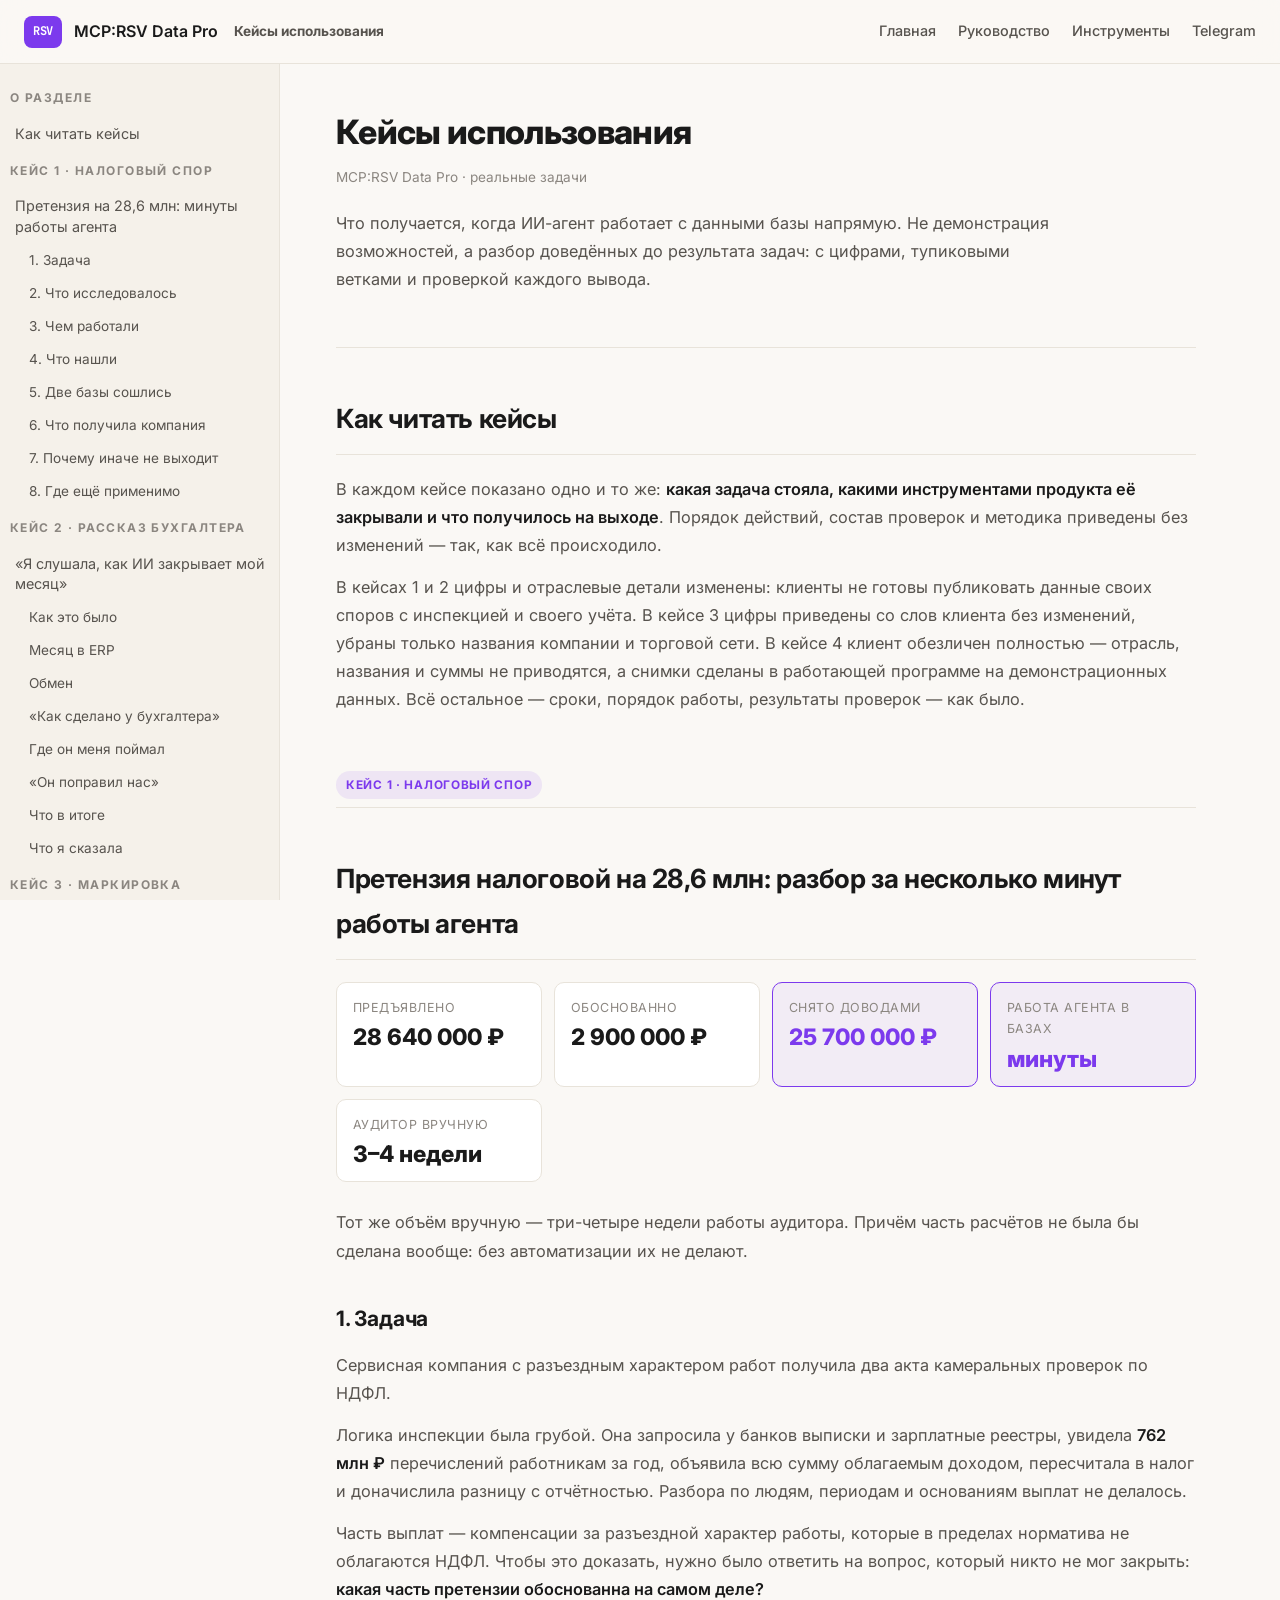
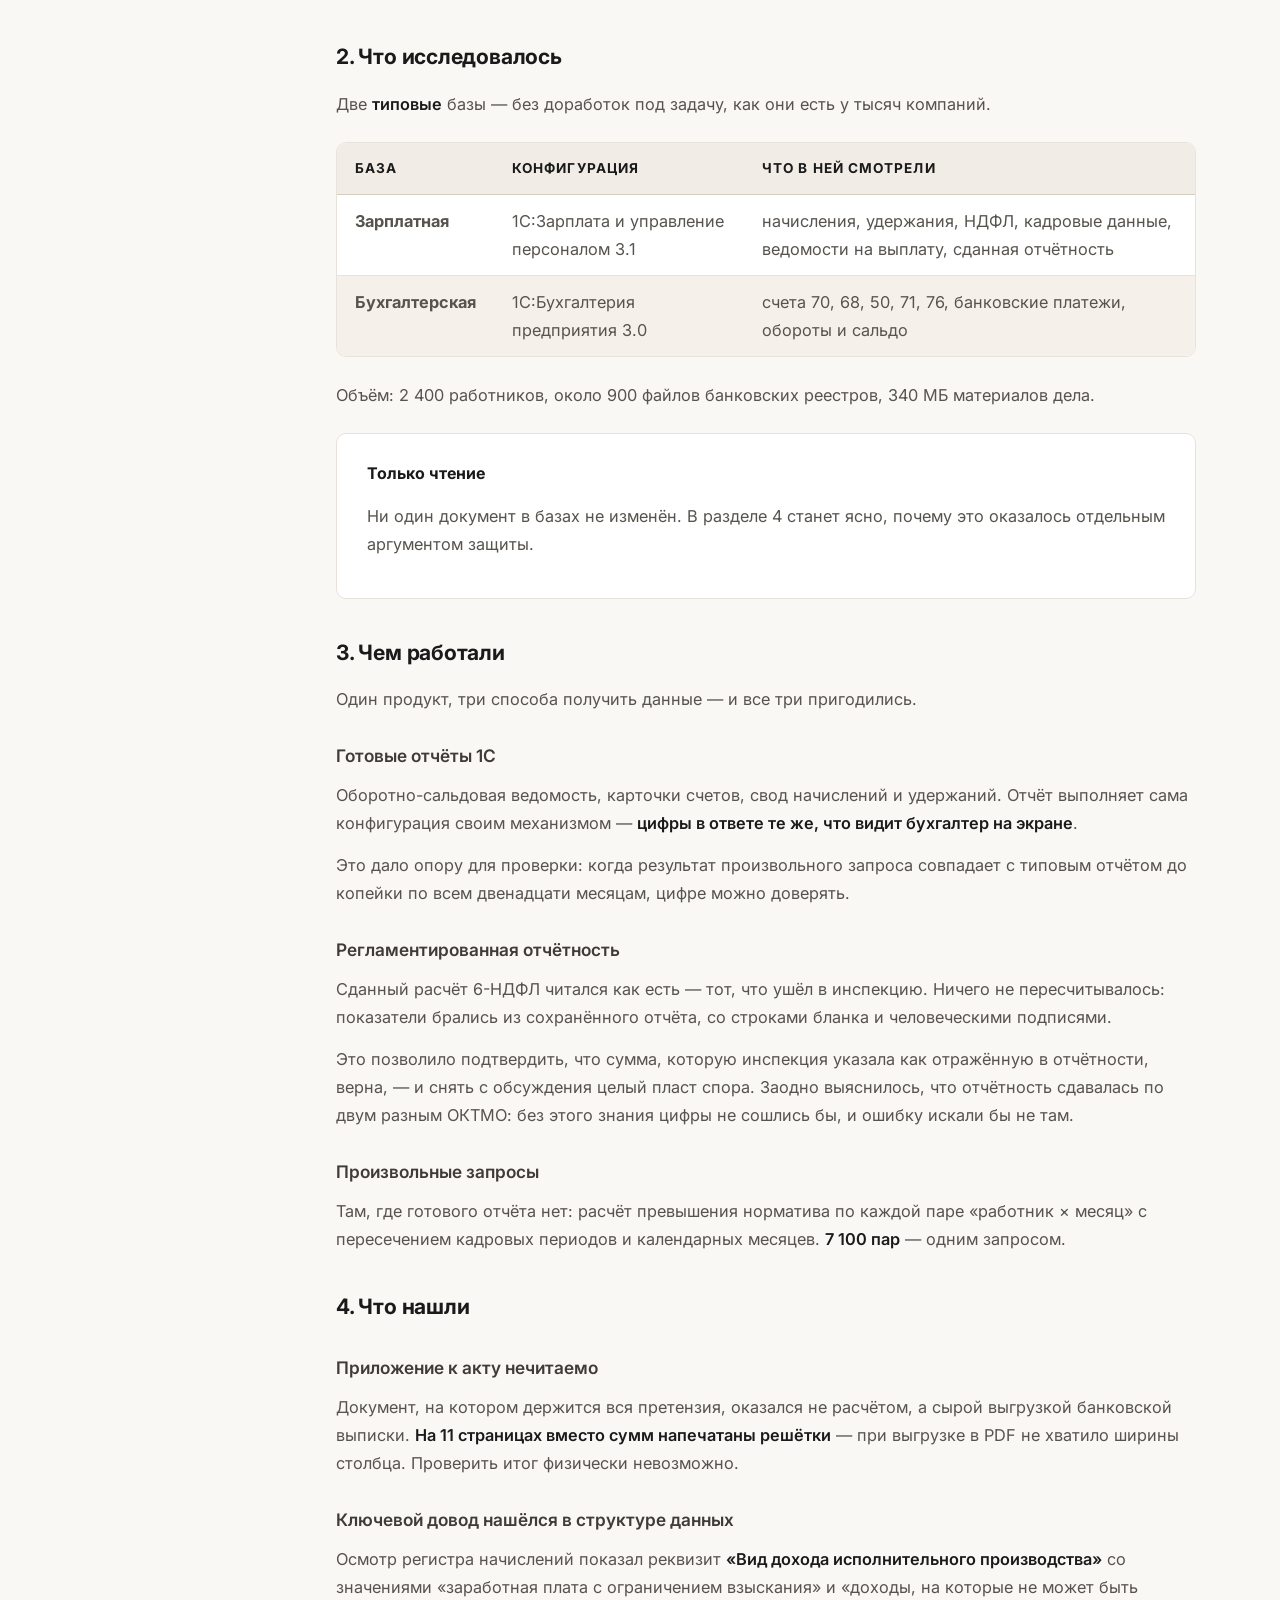
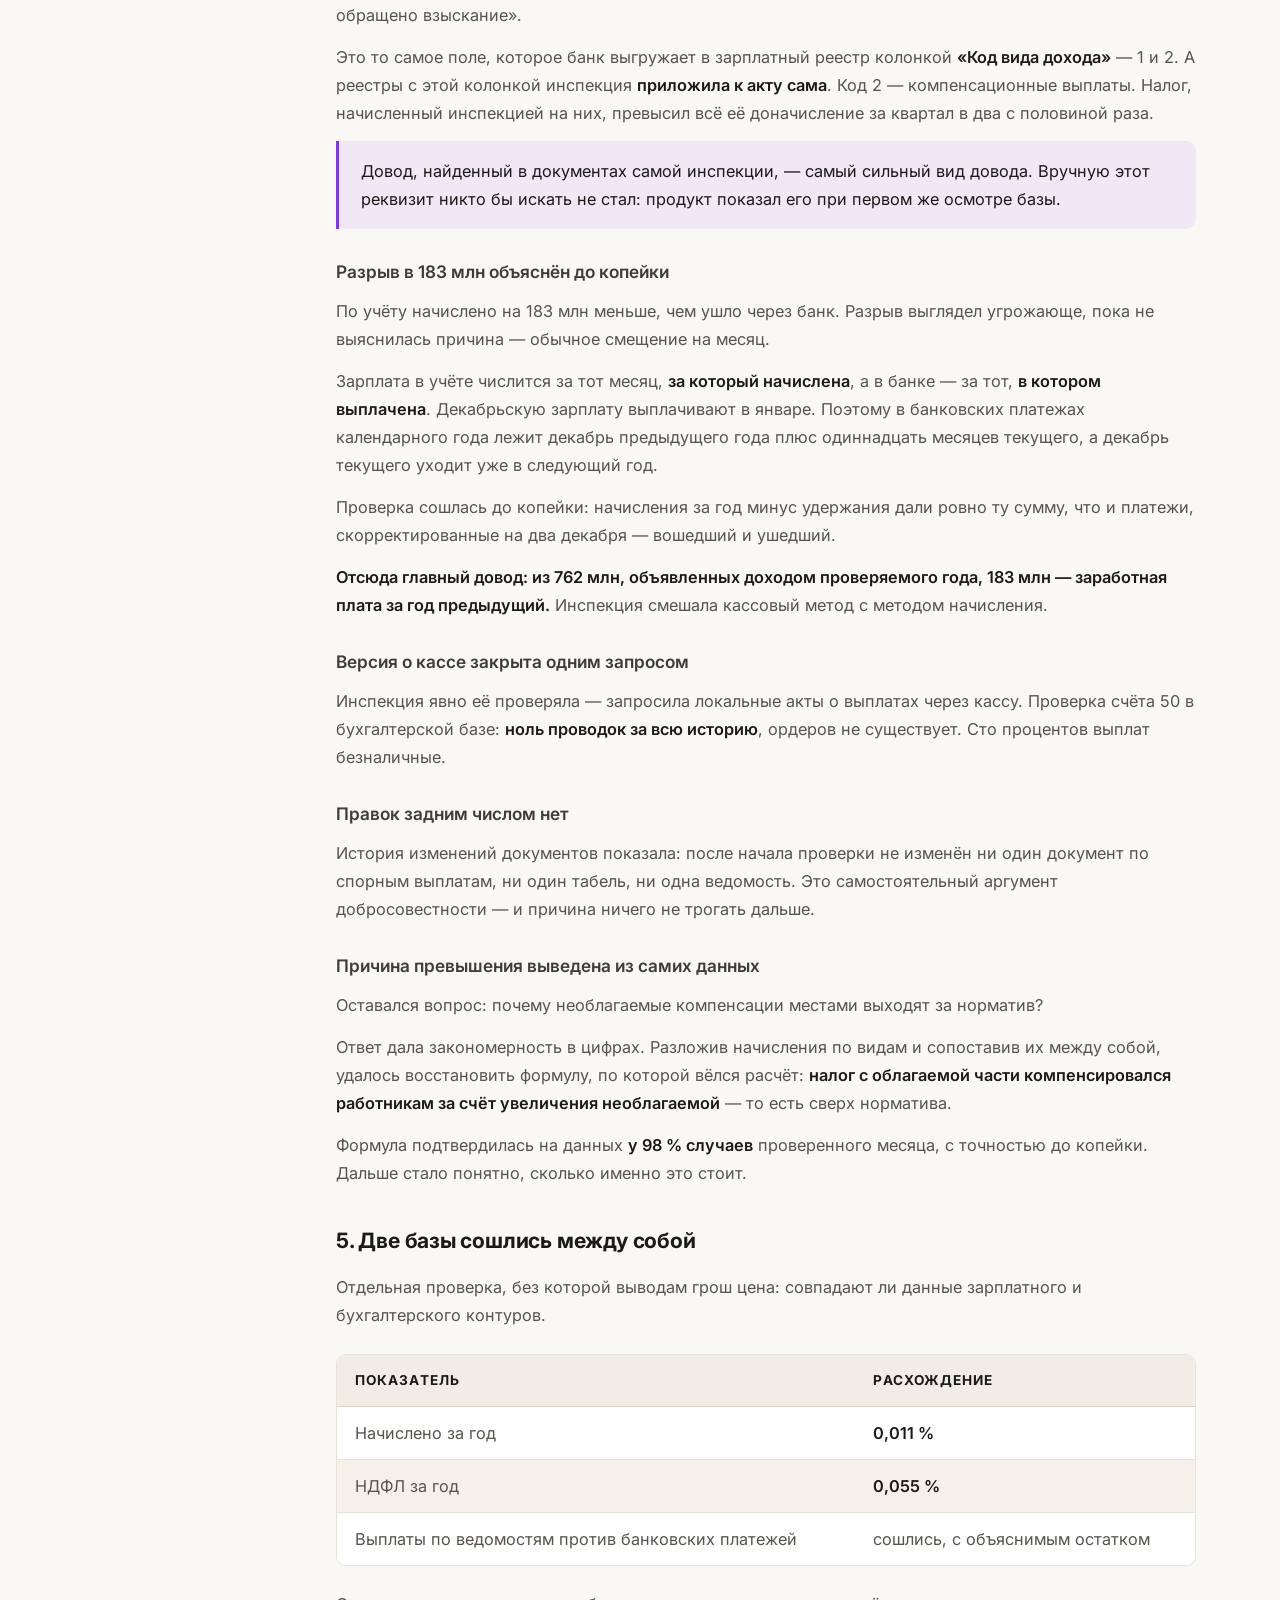
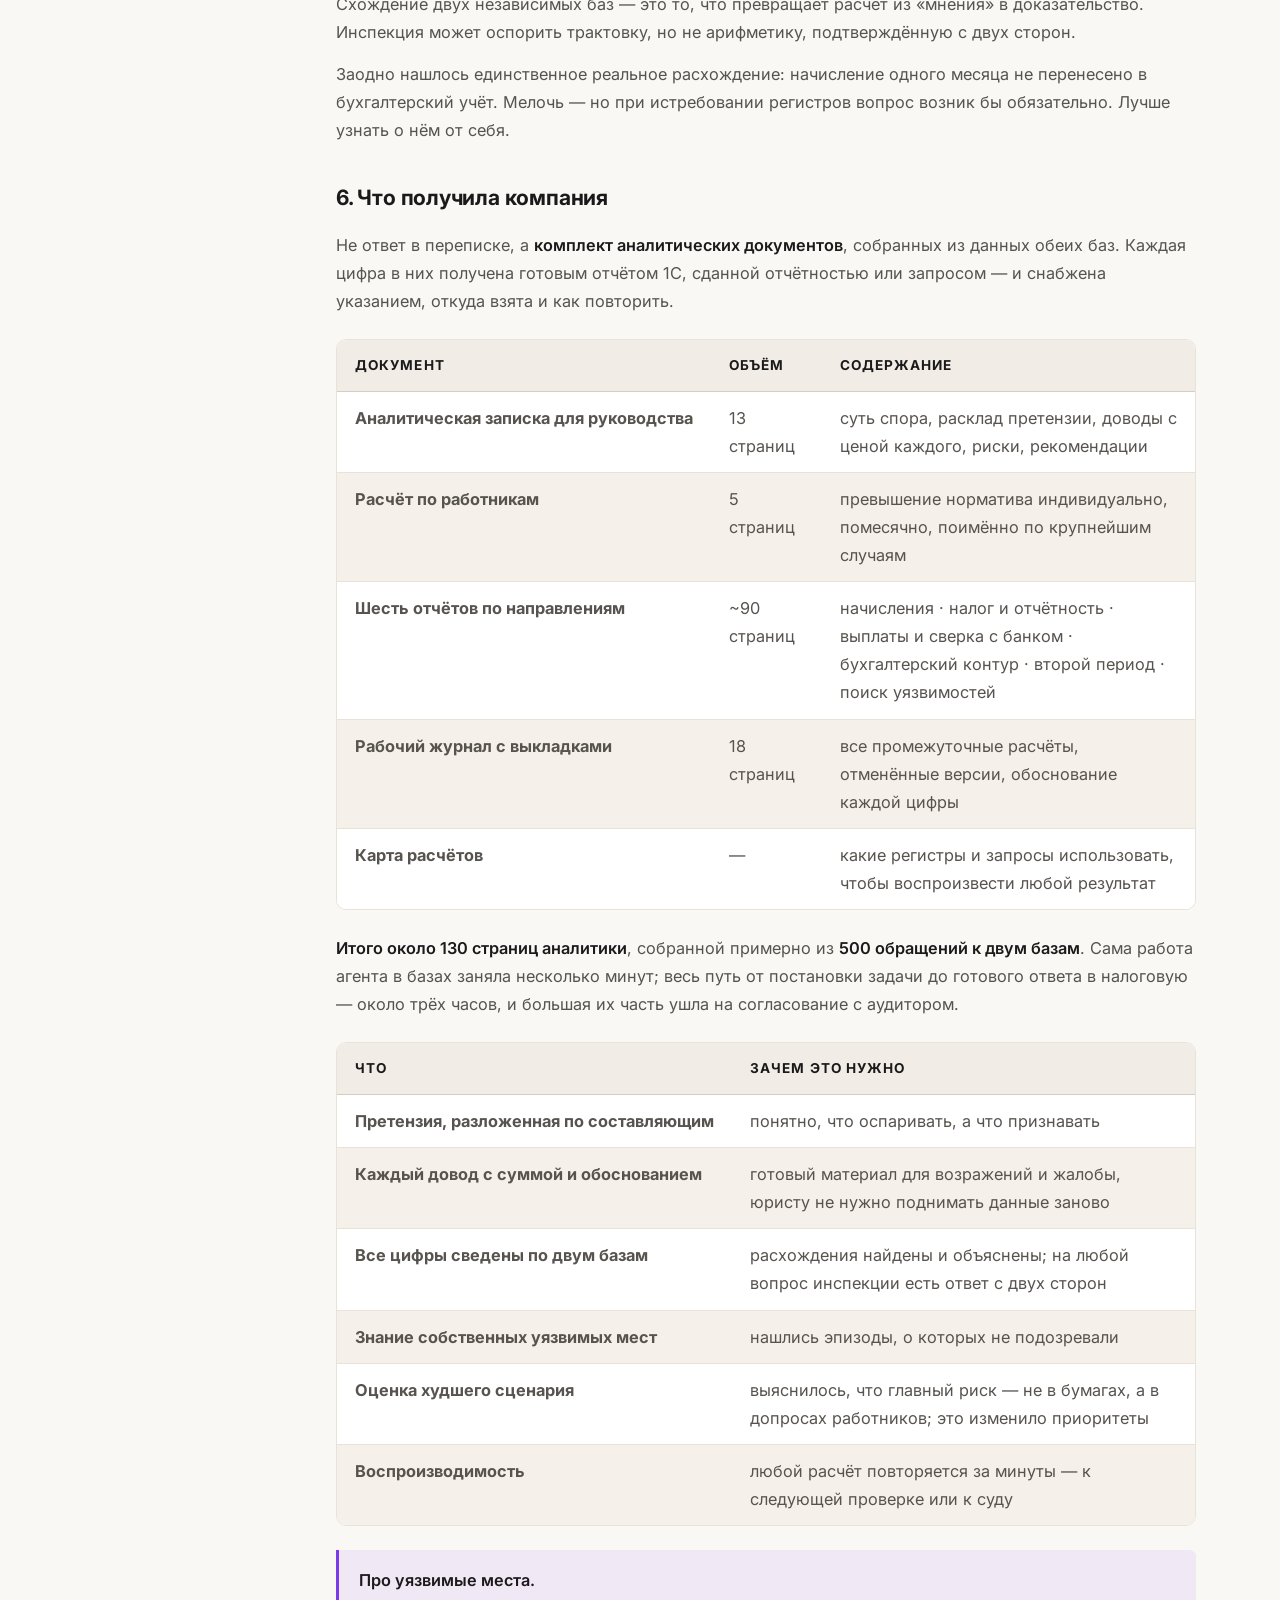
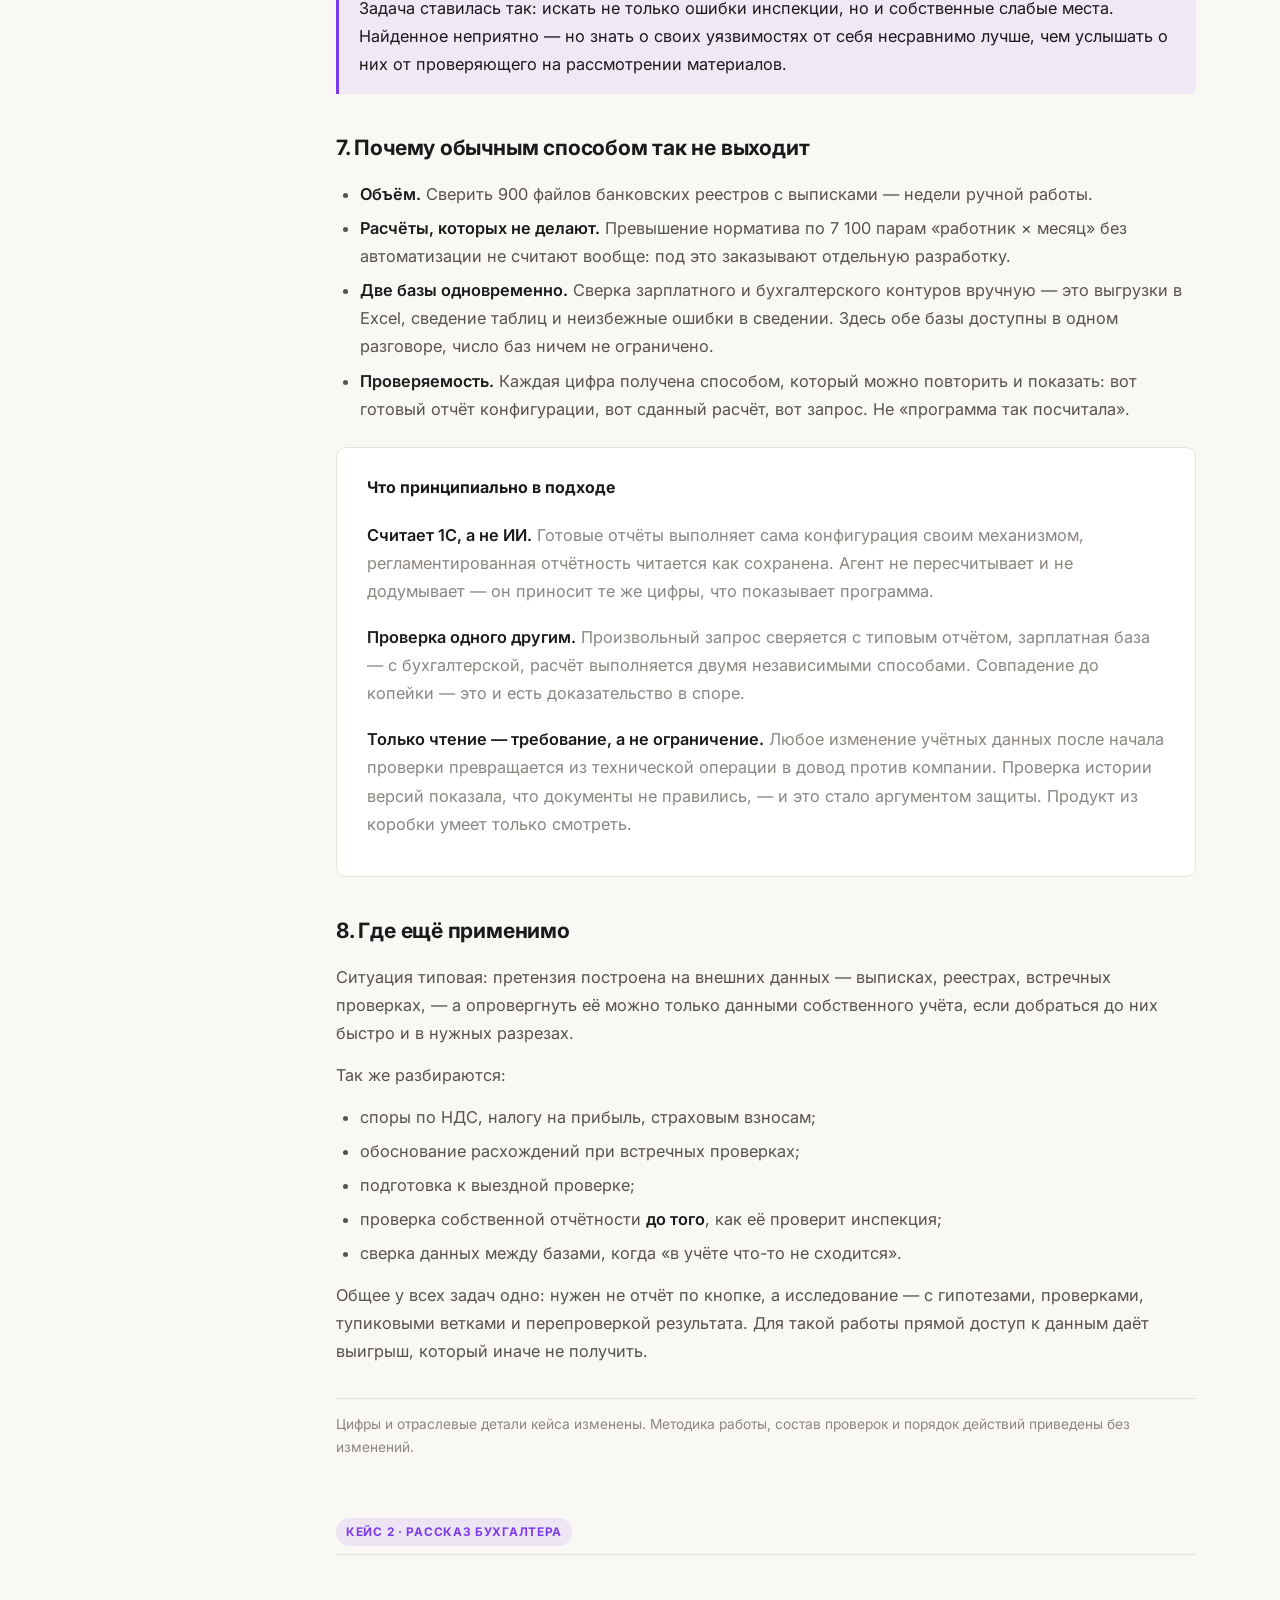
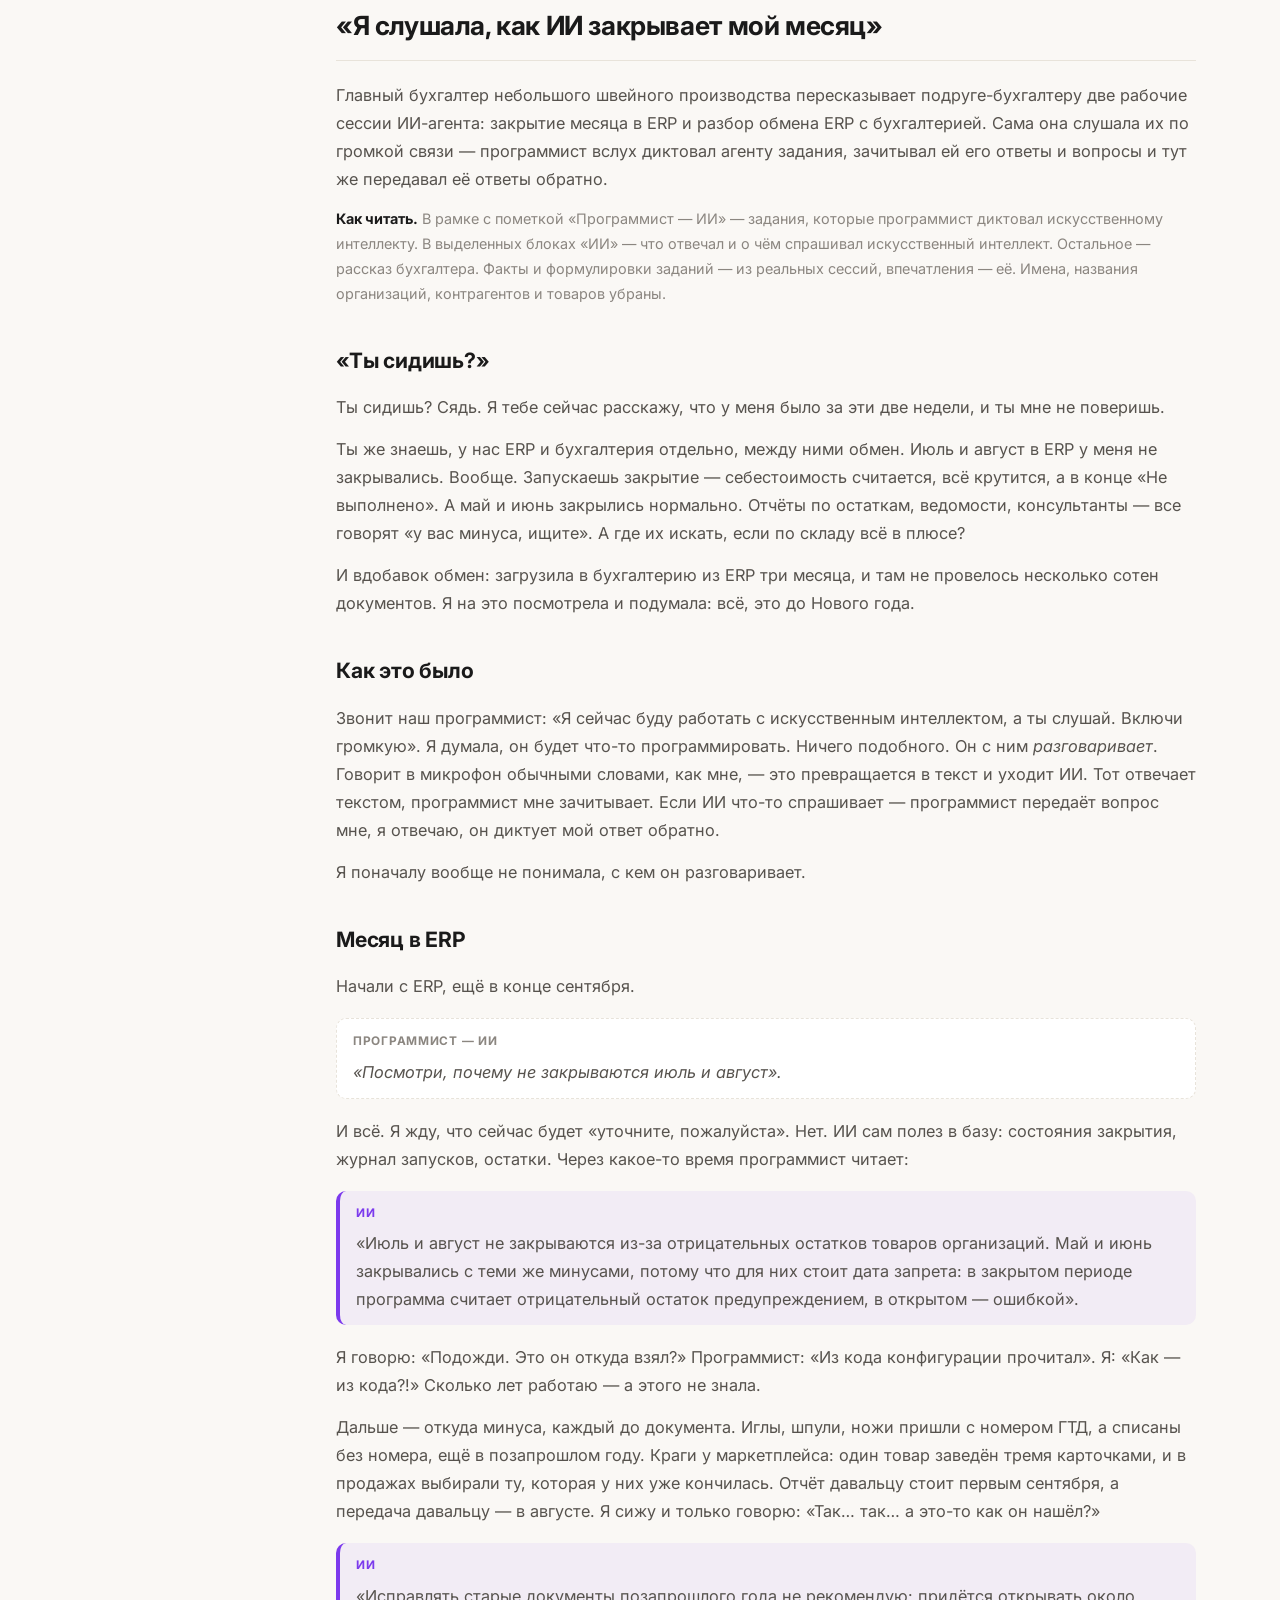
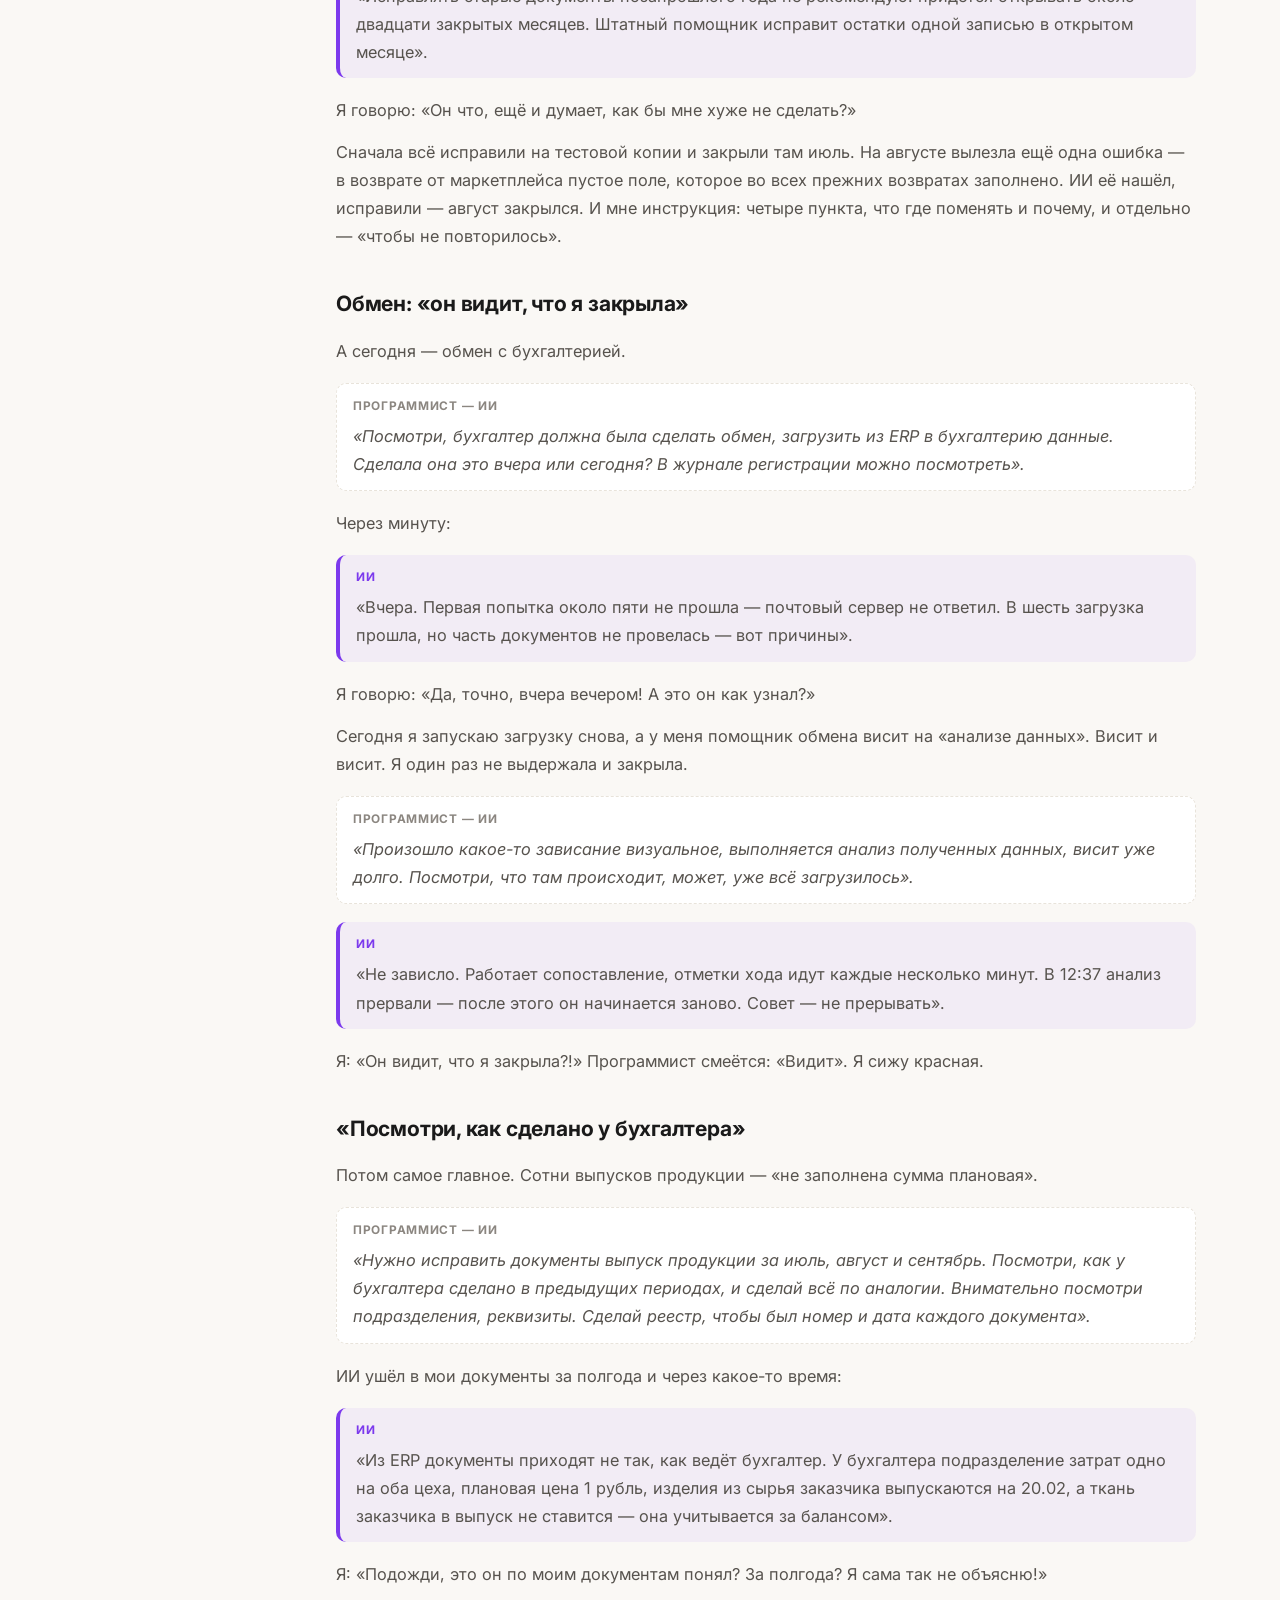
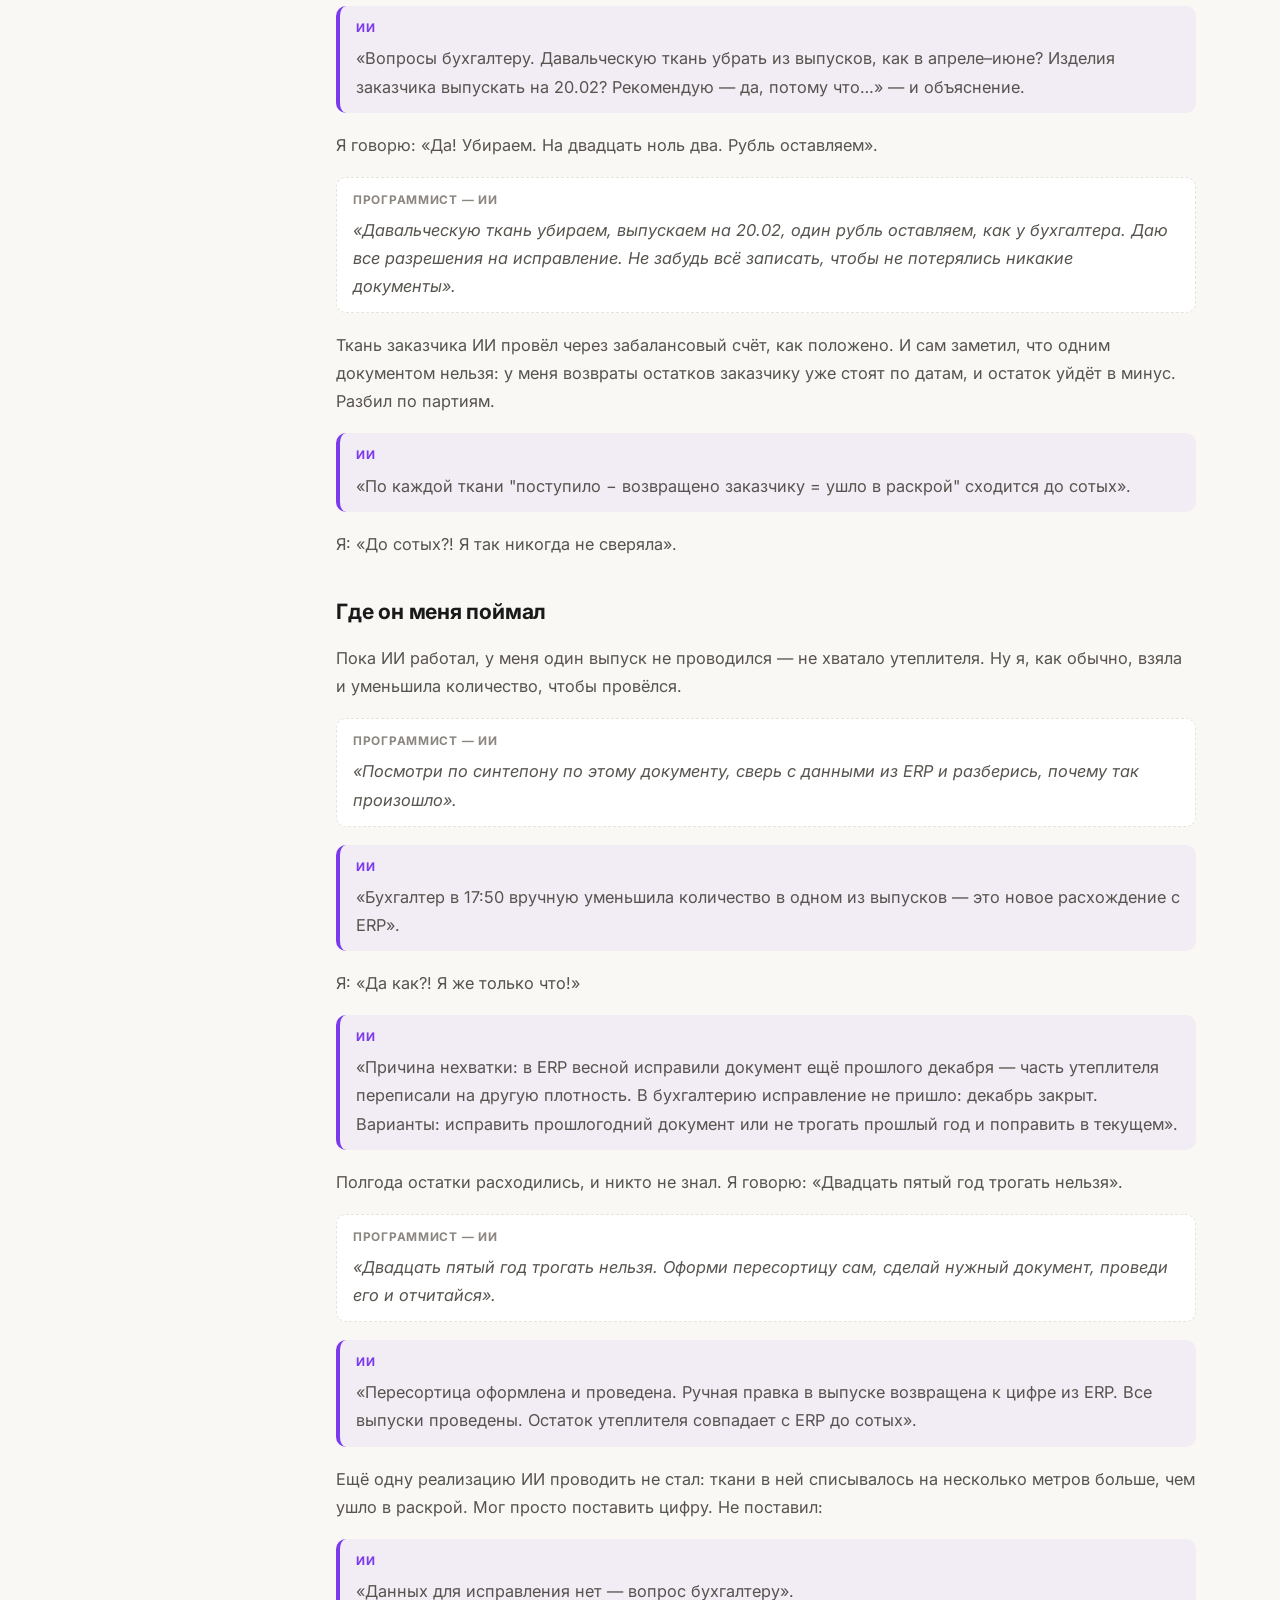
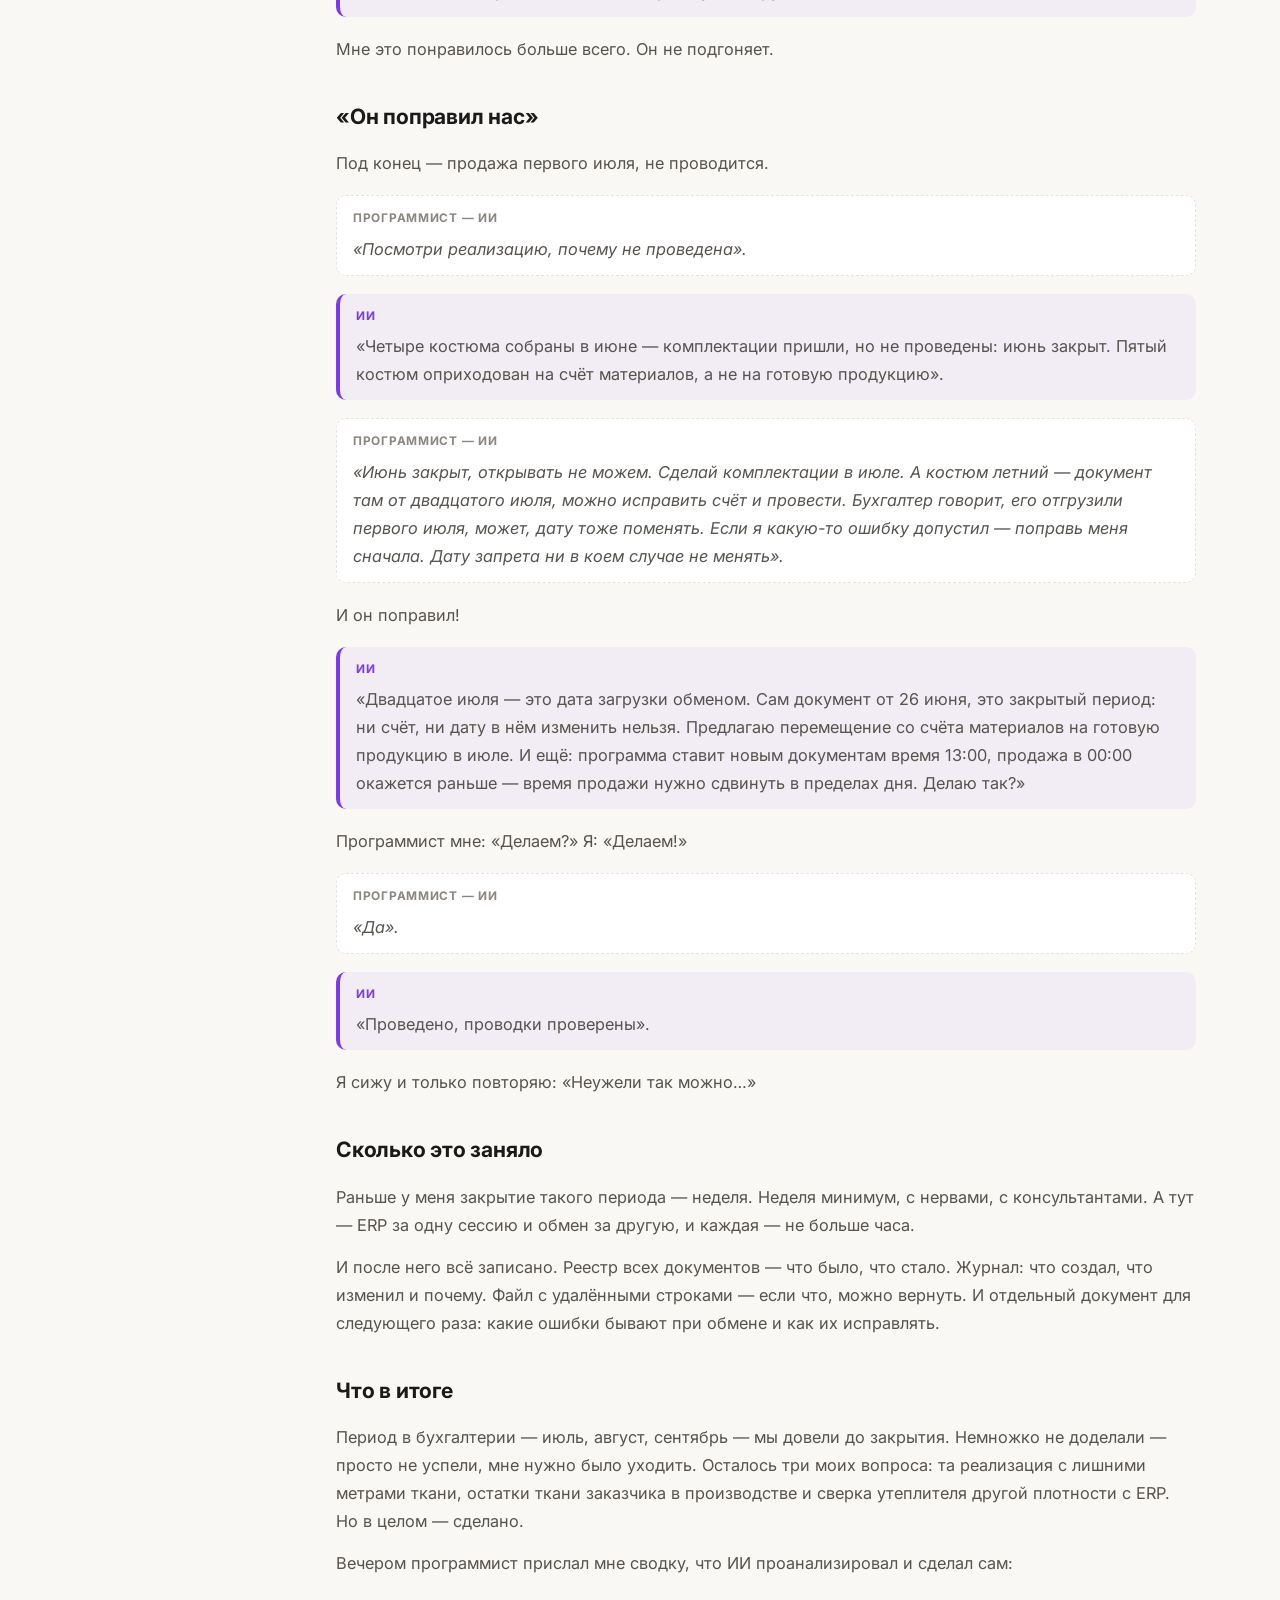
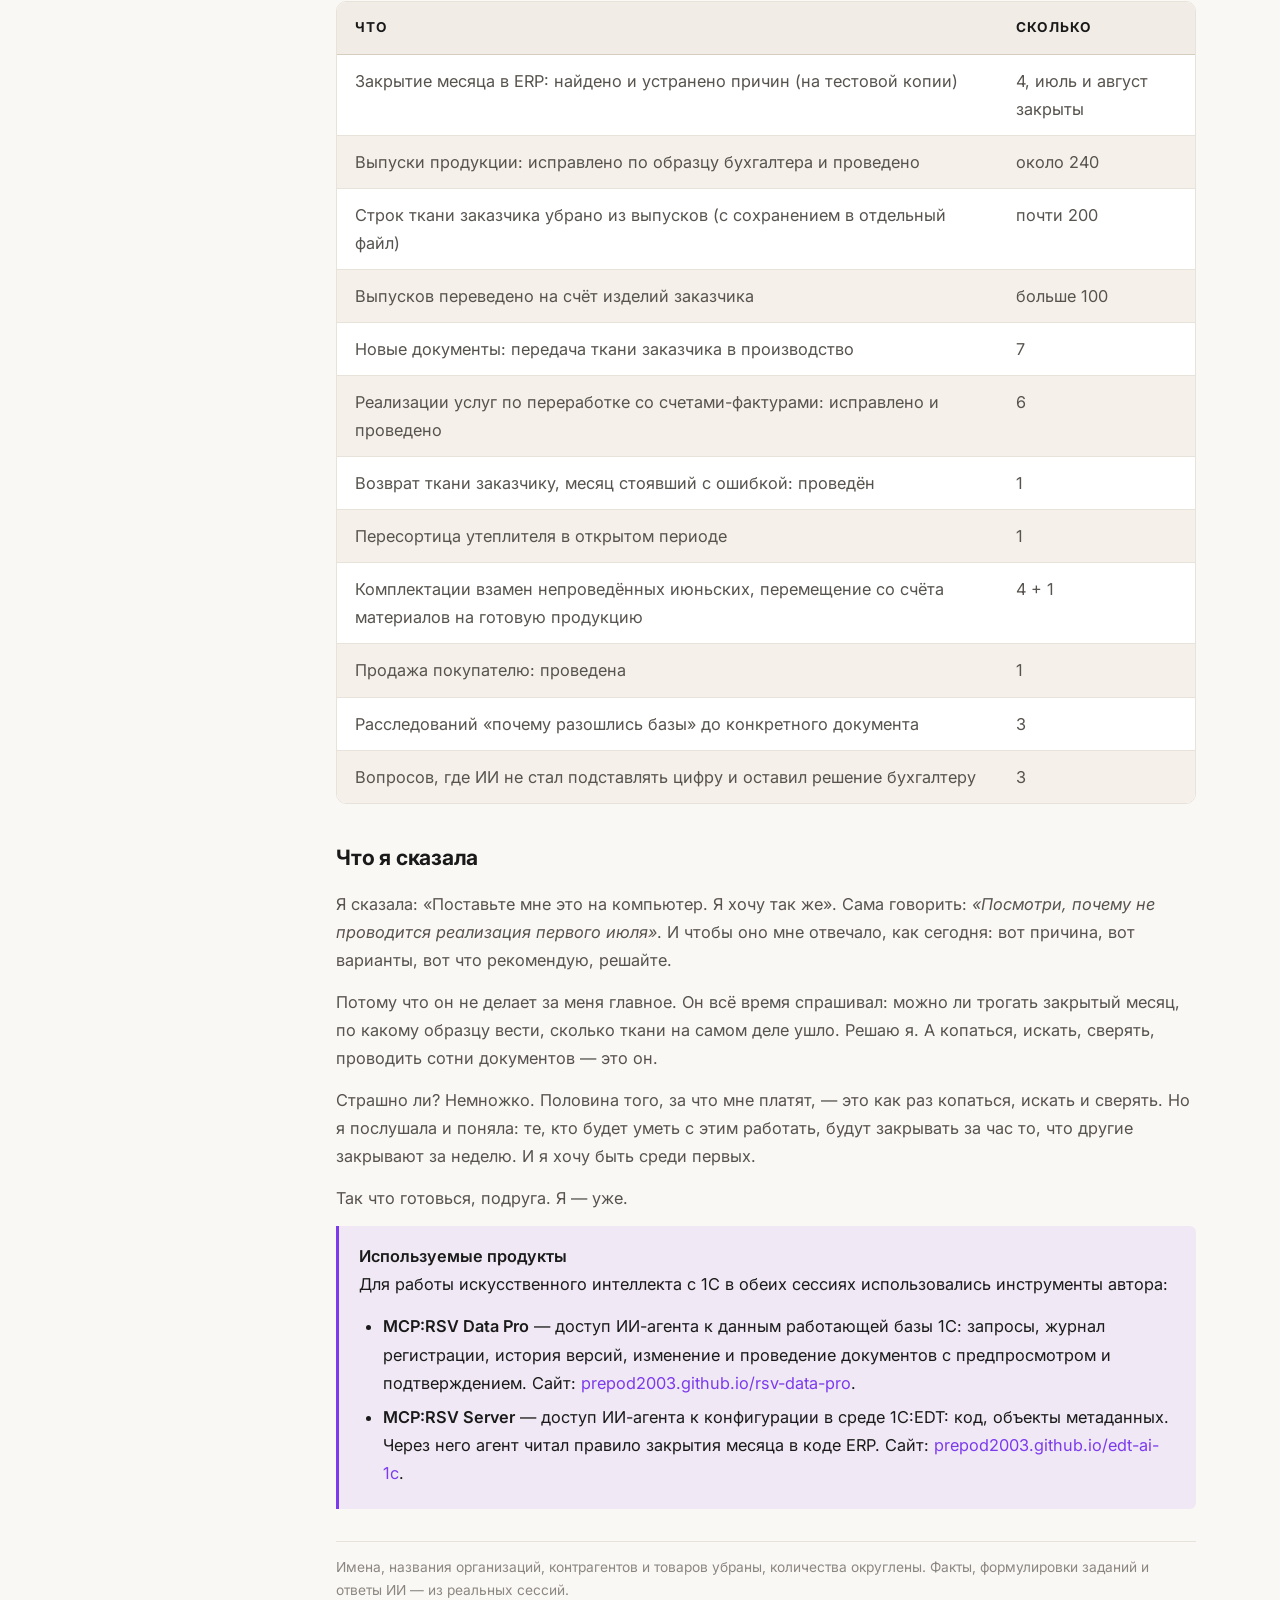
<file: cases.html>
<!DOCTYPE html>
<html lang="ru">
<head>
  <meta charset="UTF-8">
  <meta name="viewport" content="width=device-width, initial-scale=1.0">
  <title>Кейсы использования — MCP:RSV Data Pro</title>
  <meta name="description" content="Реальные задачи, решённые с MCP:RSV Data Pro: налоговый спор на 28,6 млн — разбор по данным ЗУП и Бухгалтерии за несколько минут работы агента; рассказ бухгалтера о том, как ИИ-агент закрыл месяц в ERP и разобрал обмен с Бухгалтерией — по часу на сессию; первая отгрузка маркированной продукции в торговую сеть — ошибка агрегации найдена за полчаса, машина ушла в срок; управленческая консолидация холдинга из 5 фирм и 7 баз 1С за 3–4 дня.">
  <link rel="icon" type="image/svg+xml" href="favicon.svg">
  <link rel="preconnect" href="https://fonts.googleapis.com">
  <link rel="preconnect" href="https://fonts.gstatic.com" crossorigin>
  <link href="https://fonts.googleapis.com/css2?family=Inter:wght@300;400;500;600;700;800;900&family=JetBrains+Mono:wght@400;500&display=swap" rel="stylesheet">
  <link rel="stylesheet" href="assets/docs.css">
  <link rel="stylesheet" href="assets/site.css">
  <style>
    /* Сводка результата кейса — карточки с ключевыми числами */
    .case-figures{display:grid;grid-template-columns:repeat(auto-fit,minmax(170px,1fr));
      gap:12px;margin:22px 0 26px;}
    .case-fig{background:var(--bg-surface);border:1px solid var(--border);border-radius:10px;
      padding:14px 16px;}
    .case-fig .cf-label{display:block;font-size:.78rem;color:var(--text-dim);
      text-transform:uppercase;letter-spacing:.04em;margin-bottom:6px;}
    .case-fig .cf-value{display:block;font-size:1.42rem;font-weight:800;line-height:1.15;color:var(--text);}
    .case-fig.cf-accent{border-color:var(--accent);background:rgba(124,58,237,.06);}
    .case-fig.cf-accent .cf-value{color:var(--accent);}
    /* Метка кейса над заголовком */
    .case-tag{display:inline-block;padding:4px 10px;border-radius:999px;font-size:.74rem;
      font-weight:700;letter-spacing:.06em;text-transform:uppercase;
      background:rgba(124,58,237,.1);color:var(--accent);margin:44px 0 -6px;}
    .case-tag + h2{margin-top:10px;}
    .case-note{font-size:.86rem;color:var(--text-dim);border-top:1px solid var(--border);
      margin-top:32px;padding-top:14px;}
    /* Кто говорит: задание программиста ИИ — курсивом с меткой */
    .say-prompt{margin:18px 0;padding:12px 16px;border-radius:10px;background:var(--bg-surface);
      border:1px dashed var(--border);}
    .say-prompt .who,.say-ai .who{display:block;font-size:.74rem;font-weight:700;letter-spacing:.06em;
      text-transform:uppercase;margin-bottom:6px;}
    .say-prompt .who{color:var(--text-dim);}
    .say-prompt p{margin:0;font-style:italic;}
    /* Ответ или вопрос ИИ — выделенный блок */
    .say-ai{margin:18px 0;padding:12px 16px;border-radius:10px;border-left:4px solid var(--accent);
      background:rgba(124,58,237,.06);}
    .say-ai .who{color:var(--accent);}
    .say-ai p{margin:0 0 6px;}
    .say-ai p:last-child{margin-bottom:0;}
    .story-legend{font-size:.9rem;color:var(--text-dim);}
    .story-legend b{color:var(--text);}
  </style>
</head>
<body>

<header class="header">
  <div class="header-inner">
    <div class="header-brand">
      <button class="hamburger" id="hamburger" aria-label="Меню">
        <span></span><span></span><span></span>
      </button>
      <a href="index.html" class="logo">
        <span class="logo-badge">RSV</span>
        <span class="header-title">MCP:RSV Data Pro</span>
        <span class="header-subtitle">Кейсы использования</span>
      </a>
    </div>
    <div class="header-links">
      <a href="index.html" class="hide-mobile">Главная</a>
      <a href="guide.html">Руководство</a>
      <a href="tools.html">Инструменты</a>
      <a href="https://t.me/rsv_data_pro" target="_blank" rel="noopener">Telegram</a>
    </div>
  </div>
</header>

<div class="sidebar-overlay" id="sidebarOverlay"></div>
<nav class="sidebar" id="sidebar">
  <div class="nav-section">
    <span class="nav-section-title">О разделе</span>
    <a class="nav-link" href="#about">Как читать кейсы</a>
  </div>
  <div class="nav-section">
    <span class="nav-section-title">Кейс 1 · Налоговый спор</span>
    <a class="nav-link" href="#case1">Претензия на 28,6 млн: минуты работы агента</a>
    <a class="nav-link sub" href="#case1-task">1. Задача</a>
    <a class="nav-link sub" href="#case1-scope">2. Что исследовалось</a>
    <a class="nav-link sub" href="#case1-tools">3. Чем работали</a>
    <a class="nav-link sub" href="#case1-findings">4. Что нашли</a>
    <a class="nav-link sub" href="#case1-match">5. Две базы сошлись</a>
    <a class="nav-link sub" href="#case1-result">6. Что получила компания</a>
    <a class="nav-link sub" href="#case1-why">7. Почему иначе не выходит</a>
    <a class="nav-link sub" href="#case1-apply">8. Где ещё применимо</a>
  </div>
  <div class="nav-section">
    <span class="nav-section-title">Кейс 2 · Рассказ бухгалтера</span>
    <a class="nav-link" href="#case2">«Я слушала, как ИИ закрывает мой месяц»</a>
    <a class="nav-link sub" href="#case2-how">Как это было</a>
    <a class="nav-link sub" href="#case2-erp">Месяц в ERP</a>
    <a class="nav-link sub" href="#case2-exchange">Обмен</a>
    <a class="nav-link sub" href="#case2-sample">«Как сделано у бухгалтера»</a>
    <a class="nav-link sub" href="#case2-caught">Где он меня поймал</a>
    <a class="nav-link sub" href="#case2-corrected">«Он поправил нас»</a>
    <a class="nav-link sub" href="#case2-total">Что в итоге</a>
    <a class="nav-link sub" href="#case2-said">Что я сказала</a>
  </div>
  <div class="nav-section">
    <span class="nav-section-title">Кейс 3 · Маркировка</span>
    <a class="nav-link" href="#case3">Первая отгрузка в сеть</a>
    <a class="nav-link sub" href="#case3-before">Что было</a>
    <a class="nav-link sub" href="#case3-agent">Что сделал агент</a>
    <a class="nav-link sub" href="#case3-result">Результат</a>
    <a class="nav-link sub" href="#case3-said">Слова клиента</a>
    <a class="nav-link sub" href="#case3-apply">Где ещё применимо</a>
  </div>
  <div class="nav-section">
    <span class="nav-section-title">Кейс 4 · Консолидация холдинга</span>
    <a class="nav-link" href="#case4">5 фирм, 7 баз 1С, один отчёт</a>
    <a class="nav-link sub" href="#case4-task">Задача</a>
    <a class="nav-link sub" href="#case4-study">Изучить до разработки</a>
    <a class="nav-link sub" href="#case4-keys">Сопоставления между базами</a>
    <a class="nav-link sub" href="#case4-check">Сверка независимым путём</a>
    <a class="nav-link sub" href="#case4-result">Что получилось</a>
    <a class="nav-link sub" href="#case4-compare">Сравнение с классикой</a>
  </div>
  <div class="nav-section">
    <span class="nav-section-title">Дальше</span>
    <a class="nav-link" href="guide.html#quickstart">Быстрый старт</a>
    <a class="nav-link" href="tools.html">Справочник инструментов</a>
  </div>
</nav>

<main class="main">
  <div class="content">
    <div class="hero">
      <h1>Кейсы использования</h1>
      <div class="hero-meta">MCP:RSV Data Pro · реальные задачи</div>
      <p>Что получается, когда ИИ-агент работает с данными базы напрямую. Не демонстрация
      возможностей, а разбор доведённых до результата задач: с цифрами, тупиковыми ветками
      и проверкой каждого вывода.</p>
    </div>

<h2 id="about">Как читать кейсы</h2>

<p>В каждом кейсе показано одно и то же: <strong>какая задача стояла, какими инструментами
продукта её закрывали и что получилось на выходе</strong>. Порядок действий, состав проверок
и методика приведены без изменений — так, как всё происходило.</p>

<p>В кейсах 1 и 2 цифры и отраслевые детали изменены: клиенты не готовы публиковать данные
своих споров с инспекцией и своего учёта. В кейсе 3 цифры приведены со слов клиента без
изменений, убраны только названия компании и торговой сети. В кейсе 4 клиент обезличен
полностью — отрасль, названия и суммы не приводятся, а снимки сделаны в работающей программе
на демонстрационных данных. Всё остальное — сроки, порядок работы, результаты проверок — как было.</p>

<!-- ==================== КЕЙС 1 ==================== -->

<span class="case-tag">Кейс 1 · налоговый спор</span>
<h2 id="case1">Претензия налоговой на 28,6 млн: разбор за несколько минут работы агента</h2>

<div class="case-figures">
  <div class="case-fig">
    <span class="cf-label">Предъявлено</span>
    <span class="cf-value">28 640 000 ₽</span>
  </div>
  <div class="case-fig">
    <span class="cf-label">Обоснованно</span>
    <span class="cf-value">2 900 000 ₽</span>
  </div>
  <div class="case-fig cf-accent">
    <span class="cf-label">Снято доводами</span>
    <span class="cf-value">25 700 000 ₽</span>
  </div>
  <div class="case-fig cf-accent">
    <span class="cf-label">Работа агента в базах</span>
    <span class="cf-value">минуты</span>
  </div>
  <div class="case-fig">
    <span class="cf-label">Аудитор вручную</span>
    <span class="cf-value">3–4 недели</span>
  </div>
</div>

<p>Тот же объём вручную — три-четыре недели работы аудитора. Причём часть расчётов не была бы
сделана вообще: без автоматизации их не делают.</p>

<h3 id="case1-task">1. Задача</h3>

<p>Сервисная компания с разъездным характером работ получила два акта камеральных проверок
по НДФЛ.</p>

<p>Логика инспекции была грубой. Она запросила у банков выписки и зарплатные реестры, увидела
<strong>762 млн ₽</strong> перечислений работникам за год, объявила всю сумму облагаемым
доходом, пересчитала в налог и доначислила разницу с отчётностью. Разбора по людям, периодам
и основаниям выплат не делалось.</p>

<p>Часть выплат — компенсации за разъездной характер работы, которые в пределах норматива
не облагаются НДФЛ. Чтобы это доказать, нужно было ответить на вопрос, который никто
не мог закрыть: <strong>какая часть претензии обоснованна на самом деле?</strong></p>

<h3 id="case1-scope">2. Что исследовалось</h3>

<p>Две <strong>типовые</strong> базы — без доработок под задачу, как они есть у тысяч компаний.</p>

<div class="table-wrap">
  <table class="profiles-table">
    <thead>
      <tr><th>База</th><th>Конфигурация</th><th>Что в ней смотрели</th></tr>
    </thead>
    <tbody>
      <tr>
        <td class="profile-name">Зарплатная</td>
        <td>1С:Зарплата и управление персоналом 3.1</td>
        <td>начисления, удержания, НДФЛ, кадровые данные, ведомости на выплату, сданная отчётность</td>
      </tr>
      <tr>
        <td class="profile-name">Бухгалтерская</td>
        <td>1С:Бухгалтерия предприятия 3.0</td>
        <td>счета 70, 68, 50, 71, 76, банковские платежи, обороты и сальдо</td>
      </tr>
    </tbody>
  </table>
</div>

<p>Объём: 2 400 работников, около 900 файлов банковских реестров, 340 МБ материалов дела.</p>

<div class="help-box">
  <h4>Только чтение</h4>
  <p>Ни один документ в базах не изменён. В разделе 4 станет ясно, почему это оказалось
  отдельным аргументом защиты.</p>
</div>

<h3 id="case1-tools">3. Чем работали</h3>

<p>Один продукт, три способа получить данные — и все три пригодились.</p>

<h4>Готовые отчёты 1С</h4>

<p>Оборотно-сальдовая ведомость, карточки счетов, свод начислений и удержаний. Отчёт выполняет
сама конфигурация своим механизмом — <strong>цифры в ответе те же, что видит бухгалтер
на экране</strong>.</p>

<p>Это дало опору для проверки: когда результат произвольного запроса совпадает с типовым
отчётом до копейки по всем двенадцати месяцам, цифре можно доверять.</p>

<h4>Регламентированная отчётность</h4>

<p>Сданный расчёт 6-НДФЛ читался как есть — тот, что ушёл в инспекцию. Ничего
не пересчитывалось: показатели брались из сохранённого отчёта, со строками бланка
и человеческими подписями.</p>

<p>Это позволило подтвердить, что сумма, которую инспекция указала как отражённую
в отчётности, верна, — и снять с обсуждения целый пласт спора. Заодно выяснилось, что
отчётность сдавалась по двум разным ОКТМО: без этого знания цифры не сошлись бы, и ошибку
искали бы не там.</p>

<h4>Произвольные запросы</h4>

<p>Там, где готового отчёта нет: расчёт превышения норматива по каждой паре
«работник × месяц» с пересечением кадровых периодов и календарных месяцев.
<strong>7 100 пар</strong> — одним запросом.</p>

<h3 id="case1-findings">4. Что нашли</h3>

<h4>Приложение к акту нечитаемо</h4>

<p>Документ, на котором держится вся претензия, оказался не расчётом, а сырой выгрузкой
банковской выписки. <strong>На 11 страницах вместо сумм напечатаны решётки</strong> —
при выгрузке в PDF не хватило ширины столбца. Проверить итог физически невозможно.</p>

<h4>Ключевой довод нашёлся в структуре данных</h4>

<p>Осмотр регистра начислений показал реквизит <strong>«Вид дохода исполнительного
производства»</strong> со значениями «заработная плата с ограничением взыскания» и «доходы,
на которые не может быть обращено взыскание».</p>

<p>Это то самое поле, которое банк выгружает в зарплатный реестр колонкой
<strong>«Код вида дохода»</strong> — 1 и 2. А реестры с этой колонкой инспекция
<strong>приложила к акту сама</strong>. Код 2 — компенсационные выплаты. Налог, начисленный
инспекцией на них, превысил всё её доначисление за квартал в два с половиной раза.</p>

<blockquote>
  <p>Довод, найденный в документах самой инспекции, — самый сильный вид довода.
  Вручную этот реквизит никто бы искать не стал: продукт показал его при первом же
  осмотре базы.</p>
</blockquote>

<h4>Разрыв в 183 млн объяснён до копейки</h4>

<p>По учёту начислено на 183 млн меньше, чем ушло через банк. Разрыв выглядел угрожающе,
пока не выяснилась причина — обычное смещение на месяц.</p>

<p>Зарплата в учёте числится за тот месяц, <strong>за который начислена</strong>, а в банке —
за тот, <strong>в котором выплачена</strong>. Декабрьскую зарплату выплачивают в январе.
Поэтому в банковских платежах календарного года лежит декабрь предыдущего года плюс
одиннадцать месяцев текущего, а декабрь текущего уходит уже в следующий год.</p>

<p>Проверка сошлась до копейки: начисления за год минус удержания дали ровно ту сумму,
что и платежи, скорректированные на два декабря — вошедший и ушедший.</p>

<p><strong>Отсюда главный довод: из 762 млн, объявленных доходом проверяемого года, 183 млн —
заработная плата за год предыдущий.</strong> Инспекция смешала кассовый метод с методом
начисления.</p>

<h4>Версия о кассе закрыта одним запросом</h4>

<p>Инспекция явно её проверяла — запросила локальные акты о выплатах через кассу. Проверка
счёта 50 в бухгалтерской базе: <strong>ноль проводок за всю историю</strong>, ордеров
не существует. Сто процентов выплат безналичные.</p>

<h4>Правок задним числом нет</h4>

<p>История изменений документов показала: после начала проверки не изменён ни один документ
по спорным выплатам, ни один табель, ни одна ведомость. Это самостоятельный аргумент
добросовестности — и причина ничего не трогать дальше.</p>

<h4>Причина превышения выведена из самих данных</h4>

<p>Оставался вопрос: почему необлагаемые компенсации местами выходят за норматив?</p>

<p>Ответ дала закономерность в цифрах. Разложив начисления по видам и сопоставив их между
собой, удалось восстановить формулу, по которой вёлся расчёт: <strong>налог с облагаемой
части компенсировался работникам за счёт увеличения необлагаемой</strong> — то есть сверх
норматива.</p>

<p>Формула подтвердилась на данных <strong>у 98 % случаев</strong> проверенного месяца,
с точностью до копейки. Дальше стало понятно, сколько именно это стоит.</p>

<h3 id="case1-match">5. Две базы сошлись между собой</h3>

<p>Отдельная проверка, без которой выводам грош цена: совпадают ли данные зарплатного
и бухгалтерского контуров.</p>

<div class="table-wrap">
  <table class="profiles-table">
    <thead>
      <tr><th>Показатель</th><th>Расхождение</th></tr>
    </thead>
    <tbody>
      <tr><td>Начислено за год</td><td><strong>0,011 %</strong></td></tr>
      <tr><td>НДФЛ за год</td><td><strong>0,055 %</strong></td></tr>
      <tr><td>Выплаты по ведомостям против банковских платежей</td><td>сошлись, с объяснимым остатком</td></tr>
    </tbody>
  </table>
</div>

<p>Схождение двух независимых баз — это то, что превращает расчёт из «мнения»
в доказательство. Инспекция может оспорить трактовку, но не арифметику, подтверждённую
с двух сторон.</p>

<p>Заодно нашлось единственное реальное расхождение: начисление одного месяца не перенесено
в бухгалтерский учёт. Мелочь — но при истребовании регистров вопрос возник бы обязательно.
Лучше узнать о нём от себя.</p>

<h3 id="case1-result">6. Что получила компания</h3>

<p>Не ответ в переписке, а <strong>комплект аналитических документов</strong>, собранных
из данных обеих баз. Каждая цифра в них получена готовым отчётом 1С, сданной отчётностью
или запросом — и снабжена указанием, откуда взята и как повторить.</p>

<div class="table-wrap">
  <table class="profiles-table">
    <thead>
      <tr><th>Документ</th><th>Объём</th><th>Содержание</th></tr>
    </thead>
    <tbody>
      <tr>
        <td class="profile-name">Аналитическая записка для руководства</td>
        <td>13 страниц</td>
        <td>суть спора, расклад претензии, доводы с ценой каждого, риски, рекомендации</td>
      </tr>
      <tr>
        <td class="profile-name">Расчёт по работникам</td>
        <td>5 страниц</td>
        <td>превышение норматива индивидуально, помесячно, поимённо по крупнейшим случаям</td>
      </tr>
      <tr>
        <td class="profile-name">Шесть отчётов по направлениям</td>
        <td>~90 страниц</td>
        <td>начисления · налог и отчётность · выплаты и сверка с банком · бухгалтерский контур · второй период · поиск уязвимостей</td>
      </tr>
      <tr>
        <td class="profile-name">Рабочий журнал с выкладками</td>
        <td>18 страниц</td>
        <td>все промежуточные расчёты, отменённые версии, обоснование каждой цифры</td>
      </tr>
      <tr>
        <td class="profile-name">Карта расчётов</td>
        <td>—</td>
        <td>какие регистры и запросы использовать, чтобы воспроизвести любой результат</td>
      </tr>
    </tbody>
  </table>
</div>

<p><strong>Итого около 130 страниц аналитики</strong>, собранной примерно
из <strong>500 обращений к двум базам</strong>. Сама работа агента в базах заняла несколько
минут; весь путь от постановки задачи до готового ответа в налоговую — около трёх часов,
и большая их часть ушла на согласование с аудитором.</p>

<div class="table-wrap">
  <table class="profiles-table">
    <thead>
      <tr><th>Что</th><th>Зачем это нужно</th></tr>
    </thead>
    <tbody>
      <tr><td class="profile-name">Претензия, разложенная по составляющим</td>
          <td>понятно, что оспаривать, а что признавать</td></tr>
      <tr><td class="profile-name">Каждый довод с суммой и обоснованием</td>
          <td>готовый материал для возражений и жалобы, юристу не нужно поднимать данные заново</td></tr>
      <tr><td class="profile-name">Все цифры сведены по двум базам</td>
          <td>расхождения найдены и объяснены; на любой вопрос инспекции есть ответ с двух сторон</td></tr>
      <tr><td class="profile-name">Знание собственных уязвимых мест</td>
          <td>нашлись эпизоды, о которых не подозревали</td></tr>
      <tr><td class="profile-name">Оценка худшего сценария</td>
          <td>выяснилось, что главный риск — не в бумагах, а в допросах работников; это изменило приоритеты</td></tr>
      <tr><td class="profile-name">Воспроизводимость</td>
          <td>любой расчёт повторяется за минуты — к следующей проверке или к суду</td></tr>
    </tbody>
  </table>
</div>

<div class="profile-note">
  <strong>Про уязвимые места.</strong>
  <p>Задача ставилась так: искать не только ошибки инспекции, но и собственные слабые места.
  Найденное неприятно — но знать о своих уязвимостях от себя несравнимо лучше, чем услышать
  о них от проверяющего на рассмотрении материалов.</p>
</div>

<h3 id="case1-why">7. Почему обычным способом так не выходит</h3>

<ul>
  <li><strong>Объём.</strong> Сверить 900 файлов банковских реестров с выписками —
    недели ручной работы.</li>
  <li><strong>Расчёты, которых не делают.</strong> Превышение норматива по 7 100 парам
    «работник × месяц» без автоматизации не считают вообще: под это заказывают отдельную
    разработку.</li>
  <li><strong>Две базы одновременно.</strong> Сверка зарплатного и бухгалтерского контуров
    вручную — это выгрузки в Excel, сведение таблиц и неизбежные ошибки в сведении. Здесь обе
    базы доступны в одном разговоре, число баз ничем не ограничено.</li>
  <li><strong>Проверяемость.</strong> Каждая цифра получена способом, который можно повторить
    и показать: вот готовый отчёт конфигурации, вот сданный расчёт, вот запрос.
    Не «программа так посчитала».</li>
</ul>

<div class="limitations">
  <h4>Что принципиально в подходе</h4>
  <ul>
    <li><strong>Считает 1С, а не ИИ.</strong> Готовые отчёты выполняет сама конфигурация своим
      механизмом, регламентированная отчётность читается как сохранена. Агент не пересчитывает
      и не додумывает — он приносит те же цифры, что показывает программа.</li>
    <li><strong>Проверка одного другим.</strong> Произвольный запрос сверяется с типовым
      отчётом, зарплатная база — с бухгалтерской, расчёт выполняется двумя независимыми
      способами. Совпадение до копейки — это и есть доказательство в споре.</li>
    <li><strong>Только чтение — требование, а не ограничение.</strong> Любое изменение учётных
      данных после начала проверки превращается из технической операции в довод против
      компании. Проверка истории версий показала, что документы не правились, — и это стало
      аргументом защиты. Продукт из коробки умеет только смотреть.</li>
  </ul>
</div>

<h3 id="case1-apply">8. Где ещё применимо</h3>

<p>Ситуация типовая: претензия построена на внешних данных — выписках, реестрах, встречных
проверках, — а опровергнуть её можно только данными собственного учёта, если добраться
до них быстро и в нужных разрезах.</p>

<p>Так же разбираются:</p>

<ul>
  <li>споры по НДС, налогу на прибыль, страховым взносам;</li>
  <li>обоснование расхождений при встречных проверках;</li>
  <li>подготовка к выездной проверке;</li>
  <li>проверка собственной отчётности <strong>до того</strong>, как её проверит инспекция;</li>
  <li>сверка данных между базами, когда «в учёте что-то не сходится».</li>
</ul>

<p>Общее у всех задач одно: нужен не отчёт по кнопке, а исследование — с гипотезами,
проверками, тупиковыми ветками и перепроверкой результата. Для такой работы прямой доступ
к данным даёт выигрыш, который иначе не получить.</p>

<p class="case-note">Цифры и отраслевые детали кейса изменены. Методика работы, состав
проверок и порядок действий приведены без изменений.</p>

<!-- ==================== КЕЙС 2 ==================== -->

<span class="case-tag">Кейс 2 · рассказ бухгалтера</span>
<h2 id="case2">«Я слушала, как ИИ закрывает мой месяц»</h2>

<p>Главный бухгалтер небольшого швейного производства пересказывает подруге-бухгалтеру
две рабочие сессии ИИ-агента: закрытие месяца в ERP и разбор обмена ERP с бухгалтерией.
Сама она слушала их по громкой связи — программист вслух диктовал агенту задания,
зачитывал ей его ответы и вопросы и тут же передавал её ответы обратно.</p>

<p class="story-legend"><b>Как читать.</b> В рамке с пометкой «Программист — ИИ» — задания,
которые программист диктовал искусственному интеллекту. В выделенных блоках «ИИ» — что отвечал
и о чём спрашивал искусственный интеллект. Остальное — рассказ бухгалтера. Факты и формулировки
заданий — из реальных сессий, впечатления — её. Имена, названия организаций, контрагентов
и товаров убраны.</p>

<h3 id="case2-start">«Ты сидишь?»</h3>

<p>Ты сидишь? Сядь. Я тебе сейчас расскажу, что у меня было за эти две недели, и ты мне
не поверишь.</p>

<p>Ты же знаешь, у нас ERP и бухгалтерия отдельно, между ними обмен. Июль и август в ERP
у меня не закрывались. Вообще. Запускаешь закрытие — себестоимость считается, всё крутится,
а в конце «Не выполнено». А май и июнь закрылись нормально. Отчёты по остаткам, ведомости,
консультанты — все говорят «у вас минуса, ищите». А где их искать, если по складу всё
в плюсе?</p>

<p>И вдобавок обмен: загрузила в бухгалтерию из ERP три месяца, и там не провелось несколько
сотен документов. Я на это посмотрела и подумала: всё, это до Нового года.</p>

<h3 id="case2-how">Как это было</h3>

<p>Звонит наш программист: «Я сейчас буду работать с искусственным интеллектом, а ты слушай.
Включи громкую». Я думала, он будет что-то программировать. Ничего подобного. Он с ним
<em>разговаривает</em>. Говорит в микрофон обычными словами, как мне, — это превращается
в текст и уходит ИИ. Тот отвечает текстом, программист мне зачитывает. Если ИИ что-то
спрашивает — программист передаёт вопрос мне, я отвечаю, он диктует мой ответ обратно.</p>

<p>Я поначалу вообще не понимала, с кем он разговаривает.</p>

<h3 id="case2-erp">Месяц в ERP</h3>

<p>Начали с ERP, ещё в конце сентября.</p>

<div class="say-prompt"><span class="who">Программист — ИИ</span>
  <p>«Посмотри, почему не закрываются июль и август».</p></div>

<p>И всё. Я жду, что сейчас будет «уточните, пожалуйста». Нет. ИИ сам полез в базу:
состояния закрытия, журнал запусков, остатки. Через какое-то время программист читает:</p>

<div class="say-ai"><span class="who">ИИ</span>
  <p>«Июль и август не закрываются из-за отрицательных остатков товаров организаций. Май
  и июнь закрывались с теми же минусами, потому что для них стоит дата запрета: в закрытом
  периоде программа считает отрицательный остаток предупреждением, в открытом — ошибкой».</p></div>

<p>Я говорю: «Подожди. Это он откуда взял?» Программист: «Из кода конфигурации прочитал».
Я: «Как — из кода?!» Сколько лет работаю — а этого не знала.</p>

<p>Дальше — откуда минуса, каждый до документа. Иглы, шпули, ножи пришли с номером ГТД,
а списаны без номера, ещё в позапрошлом году. Краги у маркетплейса: один товар заведён тремя
карточками, и в продажах выбирали ту, которая у них уже кончилась. Отчёт давальцу стоит
первым сентября, а передача давальцу — в августе. Я сижу и только говорю: «Так… так… а это-то
как он нашёл?»</p>

<div class="say-ai"><span class="who">ИИ</span>
  <p>«Исправлять старые документы позапрошлого года не рекомендую: придётся открывать около
  двадцати закрытых месяцев. Штатный помощник исправит остатки одной записью в открытом
  месяце».</p></div>

<p>Я говорю: «Он что, ещё и думает, как бы мне хуже не сделать?»</p>

<p>Сначала всё исправили на тестовой копии и закрыли там июль. На августе вылезла ещё одна
ошибка — в возврате от маркетплейса пустое поле, которое во всех прежних возвратах заполнено.
ИИ её нашёл, исправили — август закрылся. И мне инструкция: четыре пункта, что где поменять
и почему, и отдельно — «чтобы не повторилось».</p>

<h3 id="case2-exchange">Обмен: «он видит, что я закрыла»</h3>

<p>А сегодня — обмен с бухгалтерией.</p>

<div class="say-prompt"><span class="who">Программист — ИИ</span>
  <p>«Посмотри, бухгалтер должна была сделать обмен, загрузить из ERP в бухгалтерию данные.
  Сделала она это вчера или сегодня? В журнале регистрации можно посмотреть».</p></div>

<p>Через минуту:</p>

<div class="say-ai"><span class="who">ИИ</span>
  <p>«Вчера. Первая попытка около пяти не прошла — почтовый сервер не ответил. В шесть загрузка
  прошла, но часть документов не провелась — вот причины».</p></div>

<p>Я говорю: «Да, точно, вчера вечером! А это он как узнал?»</p>

<p>Сегодня я запускаю загрузку снова, а у меня помощник обмена висит на «анализе данных».
Висит и висит. Я один раз не выдержала и закрыла.</p>

<div class="say-prompt"><span class="who">Программист — ИИ</span>
  <p>«Произошло какое-то зависание визуальное, выполняется анализ полученных данных, висит уже
  долго. Посмотри, что там происходит, может, уже всё загрузилось».</p></div>

<div class="say-ai"><span class="who">ИИ</span>
  <p>«Не зависло. Работает сопоставление, отметки хода идут каждые несколько минут. В 12:37
  анализ прервали — после этого он начинается заново. Совет — не прерывать».</p></div>

<p>Я: «Он видит, что я закрыла?!» Программист смеётся: «Видит». Я сижу красная.</p>

<h3 id="case2-sample">«Посмотри, как сделано у бухгалтера»</h3>

<p>Потом самое главное. Сотни выпусков продукции — «не заполнена сумма плановая».</p>

<div class="say-prompt"><span class="who">Программист — ИИ</span>
  <p>«Нужно исправить документы выпуск продукции за июль, август и сентябрь. Посмотри, как
  у бухгалтера сделано в предыдущих периодах, и сделай всё по аналогии. Внимательно посмотри
  подразделения, реквизиты. Сделай реестр, чтобы был номер и дата каждого документа».</p></div>

<p>ИИ ушёл в мои документы за полгода и через какое-то время:</p>

<div class="say-ai"><span class="who">ИИ</span>
  <p>«Из ERP документы приходят не так, как ведёт бухгалтер. У бухгалтера подразделение затрат
  одно на оба цеха, плановая цена 1 рубль, изделия из сырья заказчика выпускаются на 20.02,
  а ткань заказчика в выпуск не ставится — она учитывается за балансом».</p></div>

<p>Я: «Подожди, это он по моим документам понял? За полгода? Я сама так не объясню!»</p>

<div class="say-ai"><span class="who">ИИ</span>
  <p>«Вопросы бухгалтеру. Давальческую ткань убрать из выпусков, как в апреле–июне? Изделия
  заказчика выпускать на 20.02? Рекомендую — да, потому что…» — и объяснение.</p></div>

<p>Я говорю: «Да! Убираем. На двадцать ноль два. Рубль оставляем».</p>

<div class="say-prompt"><span class="who">Программист — ИИ</span>
  <p>«Давальческую ткань убираем, выпускаем на 20.02, один рубль оставляем, как у бухгалтера.
  Даю все разрешения на исправление. Не забудь всё записать, чтобы не потерялись никакие
  документы».</p></div>

<p>Ткань заказчика ИИ провёл через забалансовый счёт, как положено. И сам заметил, что одним
документом нельзя: у меня возвраты остатков заказчику уже стоят по датам, и остаток уйдёт
в минус. Разбил по партиям.</p>

<div class="say-ai"><span class="who">ИИ</span>
  <p>«По каждой ткани "поступило − возвращено заказчику = ушло в раскрой" сходится до сотых».</p></div>

<p>Я: «До сотых?! Я так никогда не сверяла».</p>

<h3 id="case2-caught">Где он меня поймал</h3>

<p>Пока ИИ работал, у меня один выпуск не проводился — не хватало утеплителя. Ну я, как обычно,
взяла и уменьшила количество, чтобы провёлся.</p>

<div class="say-prompt"><span class="who">Программист — ИИ</span>
  <p>«Посмотри по синтепону по этому документу, сверь с данными из ERP и разберись, почему так
  произошло».</p></div>

<div class="say-ai"><span class="who">ИИ</span>
  <p>«Бухгалтер в 17:50 вручную уменьшила количество в одном из выпусков — это новое
  расхождение с ERP».</p></div>

<p>Я: «Да как?! Я же только что!»</p>

<div class="say-ai"><span class="who">ИИ</span>
  <p>«Причина нехватки: в ERP весной исправили документ ещё прошлого декабря — часть утеплителя
  переписали на другую плотность. В бухгалтерию исправление не пришло: декабрь закрыт.
  Варианты: исправить прошлогодний документ или не трогать прошлый год и поправить
  в текущем».</p></div>

<p>Полгода остатки расходились, и никто не знал. Я говорю: «Двадцать пятый год трогать
нельзя».</p>

<div class="say-prompt"><span class="who">Программист — ИИ</span>
  <p>«Двадцать пятый год трогать нельзя. Оформи пересортицу сам, сделай нужный документ,
  проведи его и отчитайся».</p></div>

<div class="say-ai"><span class="who">ИИ</span>
  <p>«Пересортица оформлена и проведена. Ручная правка в выпуске возвращена к цифре из ERP.
  Все выпуски проведены. Остаток утеплителя совпадает с ERP до сотых».</p></div>

<p>Ещё одну реализацию ИИ проводить не стал: ткани в ней списывалось на несколько метров
больше, чем ушло в раскрой. Мог просто поставить цифру. Не поставил:</p>

<div class="say-ai"><span class="who">ИИ</span>
  <p>«Данных для исправления нет — вопрос бухгалтеру».</p></div>

<p>Мне это понравилось больше всего. Он не подгоняет.</p>

<h3 id="case2-corrected">«Он поправил нас»</h3>

<p>Под конец — продажа первого июля, не проводится.</p>

<div class="say-prompt"><span class="who">Программист — ИИ</span>
  <p>«Посмотри реализацию, почему не проведена».</p></div>

<div class="say-ai"><span class="who">ИИ</span>
  <p>«Четыре костюма собраны в июне — комплектации пришли, но не проведены: июнь закрыт.
  Пятый костюм оприходован на счёт материалов, а не на готовую продукцию».</p></div>

<div class="say-prompt"><span class="who">Программист — ИИ</span>
  <p>«Июнь закрыт, открывать не можем. Сделай комплектации в июле. А костюм летний — документ
  там от двадцатого июля, можно исправить счёт и провести. Бухгалтер говорит, его отгрузили
  первого июля, может, дату тоже поменять. Если я какую-то ошибку допустил — поправь меня
  сначала. Дату запрета ни в коем случае не менять».</p></div>

<p>И он поправил!</p>

<div class="say-ai"><span class="who">ИИ</span>
  <p>«Двадцатое июля — это дата загрузки обменом. Сам документ от 26 июня, это закрытый период:
  ни счёт, ни дату в нём изменить нельзя. Предлагаю перемещение со счёта материалов на готовую
  продукцию в июле. И ещё: программа ставит новым документам время 13:00, продажа в 00:00
  окажется раньше — время продажи нужно сдвинуть в пределах дня. Делаю так?»</p></div>

<p>Программист мне: «Делаем?» Я: «Делаем!»</p>

<div class="say-prompt"><span class="who">Программист — ИИ</span>
  <p>«Да».</p></div>

<div class="say-ai"><span class="who">ИИ</span>
  <p>«Проведено, проводки проверены».</p></div>

<p>Я сижу и только повторяю: «Неужели так можно…»</p>

<h3 id="case2-time">Сколько это заняло</h3>

<p>Раньше у меня закрытие такого периода — неделя. Неделя минимум, с нервами, с консультантами.
А тут — ERP за одну сессию и обмен за другую, и каждая — не больше часа.</p>

<p>И после него всё записано. Реестр всех документов — что было, что стало. Журнал: что создал,
что изменил и почему. Файл с удалёнными строками — если что, можно вернуть. И отдельный
документ для следующего раза: какие ошибки бывают при обмене и как их исправлять.</p>

<h3 id="case2-total">Что в итоге</h3>

<p>Период в бухгалтерии — июль, август, сентябрь — мы довели до закрытия. Немножко
не доделали — просто не успели, мне нужно было уходить. Осталось три моих вопроса: та
реализация с лишними метрами ткани, остатки ткани заказчика в производстве и сверка утеплителя
другой плотности с ERP. Но в целом — сделано.</p>

<p>Вечером программист прислал мне сводку, что ИИ проанализировал и сделал сам:</p>

<div class="table-wrap">
  <table class="profiles-table">
    <thead>
      <tr><th>Что</th><th>Сколько</th></tr>
    </thead>
    <tbody>
      <tr><td>Закрытие месяца в ERP: найдено и устранено причин (на тестовой копии)</td><td>4, июль и август закрыты</td></tr>
      <tr><td>Выпуски продукции: исправлено по образцу бухгалтера и проведено</td><td>около 240</td></tr>
      <tr><td>Строк ткани заказчика убрано из выпусков (с сохранением в отдельный файл)</td><td>почти 200</td></tr>
      <tr><td>Выпусков переведено на счёт изделий заказчика</td><td>больше 100</td></tr>
      <tr><td>Новые документы: передача ткани заказчика в производство</td><td>7</td></tr>
      <tr><td>Реализации услуг по переработке со счетами-фактурами: исправлено и проведено</td><td>6</td></tr>
      <tr><td>Возврат ткани заказчику, месяц стоявший с ошибкой: проведён</td><td>1</td></tr>
      <tr><td>Пересортица утеплителя в открытом периоде</td><td>1</td></tr>
      <tr><td>Комплектации взамен непроведённых июньских, перемещение со счёта материалов на готовую продукцию</td><td>4 + 1</td></tr>
      <tr><td>Продажа покупателю: проведена</td><td>1</td></tr>
      <tr><td>Расследований «почему разошлись базы» до конкретного документа</td><td>3</td></tr>
      <tr><td>Вопросов, где ИИ не стал подставлять цифру и оставил решение бухгалтеру</td><td>3</td></tr>
    </tbody>
  </table>
</div>

<h3 id="case2-said">Что я сказала</h3>

<p>Я сказала: «Поставьте мне это на компьютер. Я хочу так же». Сама говорить: <em>«Посмотри,
почему не проводится реализация первого июля»</em>. И чтобы оно мне отвечало, как сегодня:
вот причина, вот варианты, вот что рекомендую, решайте.</p>

<p>Потому что он не делает за меня главное. Он всё время спрашивал: можно ли трогать закрытый
месяц, по какому образцу вести, сколько ткани на самом деле ушло. Решаю я. А копаться, искать,
сверять, проводить сотни документов — это он.</p>

<p>Страшно ли? Немножко. Половина того, за что мне платят, — это как раз копаться, искать
и сверять. Но я послушала и поняла: те, кто будет уметь с этим работать, будут закрывать за час
то, что другие закрывают за неделю. И я хочу быть среди первых.</p>

<p>Так что готовься, подруга. Я — уже.</p>

<div class="profile-note">
  <strong>Используемые продукты</strong>
  <p>Для работы искусственного интеллекта с 1С в обеих сессиях использовались инструменты автора:</p>
  <ul>
    <li><strong>MCP:RSV Data Pro</strong> — доступ ИИ-агента к данным работающей базы 1С: запросы,
      журнал регистрации, история версий, изменение и проведение документов с предпросмотром
      и подтверждением. Сайт: <a href="https://prepod2003.github.io/rsv-data-pro/" target="_blank" rel="noopener">prepod2003.github.io/rsv-data-pro</a>.</li>
    <li><strong>MCP:RSV Server</strong> — доступ ИИ-агента к конфигурации в среде 1С:EDT: код, объекты
      метаданных. Через него агент читал правило закрытия месяца в коде ERP. Сайт:
      <a href="https://prepod2003.github.io/edt-ai-1c/" target="_blank" rel="noopener">prepod2003.github.io/edt-ai-1c</a>.</li>
  </ul>
</div>

<p class="case-note">Имена, названия организаций, контрагентов и товаров убраны, количества
округлены. Факты, формулировки заданий и ответы ИИ — из реальных сессий.</p>

<!-- ==================== КЕЙС 3 ==================== -->

<span class="case-tag">Кейс 3 · маркировка и склад</span>
<h2 id="case3">Маркировка: первая отгрузка в сеть</h2>

<div class="case-figures">
  <div class="case-fig">
    <span class="cf-label">Коробок с одинаковым SSCC</span>
    <span class="cf-value">35</span>
  </div>
  <div class="case-fig">
    <span class="cf-label">Коробок на паллете</span>
    <span class="cf-value">больше 100</span>
  </div>
  <div class="case-fig">
    <span class="cf-label">В каждой коробке</span>
    <span class="cf-value">4 набора × 2 кода</span>
  </div>
  <div class="case-fig cf-accent">
    <span class="cf-label">Причина и план исправления</span>
    <span class="cf-value">30 минут</span>
  </div>
  <div class="case-fig cf-accent">
    <span class="cf-label">Отгрузка</span>
    <span class="cf-value">в 16:00, в срок</span>
  </div>
</div>

<p>День запуска нового склада и первая отгрузка маркированной продукции в крупную торговую
сеть. В день отгрузки выяснилось, что агрегация в коробки и паллеты собрана с ошибкой. Рассказ — со слов специалиста, который отвечал за 1С на этом запуске.</p>

<h3 id="case3-before">Что было</h3>

<p>Компания запустила адресный склад с ордерной схемой. В тот же день назначили первую
отгрузку в крупную торговую сеть: машина на 16:00, по плану — 13 паллет.</p>

<p>Продукция — подарочные наборы, маркированные в системе «Честный знак». Для сети нужна
агрегация в три уровня: наборы — в транспортные коробки, коробки — в паллеты. Компания делала
это впервые. Маркировку наборов закрыли собственной доработкой: отсканировал — на наборе
этикетка. Агрегацию в коробки и паллеты решили вести типовыми средствами 1С.</p>

<p>На агрегации и произошла ошибка: <strong>на 35 транспортных коробок наклеили одинаковые
коды SSCC</strong>. Когда в паллету агрегировали очередную коробку с уже использованным кодом,
предыдущая коробка разагрегировалась. На паллете больше ста коробок, в каждой четыре набора,
на каждом наборе два кода маркировки. Понять, какие коробки пострадали и что куда на самом деле
вложено, значит перебрать этот массив кодов вручную — запросами к документам агрегации
и справочнику штрихкодов упаковок.</p>

<h3 id="case3-agent">Что сделал агент</h3>

<p>Специалист обратился к ИИ-агенту, у которого через MCP:RSV Data Pro есть доступ к данным
базы, и описал задачу словами.</p>

<ul>
  <li><strong>Нашёл пересечения кодов</strong> — какие коробки получили одинаковый SSCC и где
    из-за этого нарушилось вложение.</li>
  <li><strong>Объяснил причину</strong> — что именно сделано неправильно и почему коробки
    разагрегировались.</li>
  <li><strong>Предложил план исправления.</strong> Через полчаса было точное понимание, из-за
    чего это произошло и как исправлять.</li>
  <li><strong>Проверял каждый исправленный документ</strong> на пересечения кодов перед
    отправкой в «Честный знак». Исправляли документы люди, агент подтверждал: пересечений нет,
    можно отправлять.</li>
  <li><strong>Собрал состав паллет для накладной.</strong> Коробки и паллеты в спешке
    не подписали, а при выпуске накладной состав нужно указать. Агент выдал список: в какой
    паллете какие коробки и какие артикулы в каждой.</li>
</ul>

<h3 id="case3-result">Результат</h3>

<ul>
  <li>Машину полностью отгрузили к 16:00 — к назначенному времени.</li>
  <li>Документы агрегации исправлены и проверены на пересечения кодов до отправки
    в «Честный знак».</li>
  <li>Накладная оформлена по составу паллет, который собрал агент.</li>
</ul>

<p>Ушло 12 паллет из 13 запланированных: на тринадцатую не хватило комплектующих. С маркировкой
и агрегацией это не связано.</p>

<h3 id="case3-said">Слова клиента</h3>

<blockquote>
  <p>Разбираться вручную — делать запросы, получать данные, смотреть справочники штрихкодов
  упаковок — я бы не справился. А агент спокойно показал: вот здесь у вас пересечения, вот здесь
  сделано неправильно, давайте составим план, как всё исправить. Через полчаса было точное
  понимание, из-за чего это произошло и как исправить. Дальше каждый исправленный документ
  он проверял: всё сходится, можно отправлять в «Честный знак». Когда понадобился состав паллет
  для накладной, выдал список: в этой паллете такие-то коробки, в них такие-то артикулы.
  Всё прошло просто, понятно и без напряжения.</p>
</blockquote>

<h3 id="case3-apply">Где ещё применимо</h3>

<p>Ситуация типовая для склада с маркированным товаром: ошибка в кодах упаковок становится
видна, когда машина уже назначена, а данных столько, что вручную их не разобрать к сроку.
Так же разбираются:</p>

<ul>
  <li>дубли и пересечения кодов маркировки и кодов упаковок;</li>
  <li>проверка документов агрегации перед отправкой в «Честный знак»;</li>
  <li>состав паллет и коробок для накладной, когда упаковка не подписана.</li>
</ul>

<p>Кому полезно: программисту 1С, кладовщику, логисту, руководителю склада.</p>

<p class="case-note">Название компании и торговой сети не приводятся. Цифры — со слов клиента,
без изменений.</p>

<!-- ==================== КЕЙС 4 ==================== -->

<span class="case-tag">Кейс 4 · консолидация холдинга</span>
<h2 id="case4">Пять фирм, семь баз 1С, один отчёт: консолидация холдинга за четыре дня</h2>

<div class="case-figures">
  <div class="case-fig">
    <span class="cf-label">Баз 1С</span>
    <span class="cf-value">7</span>
  </div>
  <div class="case-fig cf-accent">
    <span class="cf-label">Сопоставлений между базами</span>
    <span class="cf-value">100+</span>
  </div>
  <div class="case-fig cf-accent">
    <span class="cf-label">Сверка с источниками</span>
    <span class="cf-value">до копейки</span>
  </div>
  <div class="case-fig">
    <span class="cf-label">Новая фирма</span>
    <span class="cf-value">20–35 мин</span>
  </div>
  <div class="case-fig">
    <span class="cf-label">Весь проект</span>
    <span class="cf-value">3–4 дня</span>
  </div>
</div>

<p>ИИ-агент построил для холдинга отчёт, который сам собирает данные из бухгалтерий, зарплаты
и казначейства и показывает экономику каждого заказчика — по учёту и по деньгам, помесячно,
с расшифровкой до документа. Работали два продукта: <strong>MCP:RSV Data Pro отвечал за данные</strong> —
изучил живые базы, завёл сопоставления между ними, сверил итог; MCP:RSV Server — за разработку
и её проверку в работающей программе.</p>

<h3 id="case4-task">Задача</h3>

<p>У каждой фирмы холдинга свои заказчики по долгосрочным договорам. Руководителю нужен ответ:
сколько мы зарабатываем на каждом заказчике. Расчёт вёлся в Excel по одной фирме — цифры
переписывались руками из трёх баз, в разных месяцах были разные формулы, где-то выручка с НДС,
где-то без. Остальные фирмы не считались вовсе.</p>

<div class="table-wrap">
  <table class="profiles-table">
    <thead>
      <tr><th>База</th><th>Конфигурация</th><th>Сколько</th></tr>
    </thead>
    <tbody>
      <tr><td class="profile-name">Бухгалтерия каждой фирмы</td><td>1С:Бухгалтерия предприятия 3.0 КОРП</td><td>5</td></tr>
      <tr><td class="profile-name">Зарплата всех фирм</td><td>1С:Зарплата и управление персоналом 3.1</td><td>1</td></tr>
      <tr><td class="profile-name">Казначейство, заявки, банк</td><td>1С:Комплексная автоматизация 2.5</td><td>1</td></tr>
    </tbody>
  </table>
</div>

<h3 id="case4-study">Изучить живые данные до разработки</h3>

<p>Агент начал с разведки рабочих баз, только чтение. <strong>За 45 минут</strong> он нашёл, откуда
берётся каждая строка таблицы руководителя, вплоть до документа. И главное для всей разработки:
в бухгалтерии заказчик «живёт» в номенклатурной группе, в ЗУП — в участке, в банке — в спецсчёте
и направлении деятельности. Без этого техническое задание писалось бы вслепую, а разработка
переделывалась бы после первого запуска. Каждую гипотезу — «эта статья входит в прямые
затраты?», «этот договор — того же заказчика?» — агент проверял запросом за секунды, а не
вопросом бухгалтеру.</p>

<h3 id="case4-keys">Завести сопоставления между базами</h3>

<p>Чтобы платёж, проводка и начисление зарплаты сошлись на одном заказчике, система должна знать,
как этот заказчик называется в каждой из семи баз. В классических проектах это растягивается
на месяцы: консультант выписывает соответствия вместе с бухгалтером, программист переносит. Здесь
всё заведено через Data Pro: заказчики и объекты, <strong>больше сотни ключей сопоставления</strong>
(номенклатурные группы, договоры, участки ЗУП с их идентификаторами), договоры и спецсчета,
правила разнесения платежей, строки отчёта, служебные пользователи с правами только на чтение
в шести базах.</p>

<p>Каждый ключ агент брал запросом к базе-источнику и проверял по суммам, что это тот самый.
Всё, что меняет данные, шло в два шага: репетиция с откатом, затем подтверждённая запись.
Новая фирма подключалась целиком — изучить, завести, загрузить, сверить — за 20–35 минут.</p>

<figure class="figure">
  <img src="images/holding-klyuchi.png" width="1533" height="622" loading="lazy" alt="Карточка объекта заказчика: как он называется в бухгалтерии и зарплате — номенклатурная группа, договор и участок с идентификаторами в базах-источниках">
  <figcaption>Объект заказчика и его «имена» в других базах: номенклатурная группа и договор
  в бухгалтерии, участок в зарплате. Идентификатор агент брал запросом Data Pro.</figcaption>
</figure>

<h3 id="case4-check">Сверить независимым путём</h3>

<p>Ожидаемые числа для модульных тестов Data Pro считал своим запросом, а не тем кодом, который
проверяется. После каждой загрузки результат сверялся с источником до копейки: выручка —
с реализациями, зарплата — с ЗУП, поступления — с банком. Каждое расхождение разбиралось
и получало объяснение: документ провели позже, платёж пришёл после сверки. Итог по холдингу
равен сумме фирм — <strong>900+ ячеек, 0 расхождений</strong>.</p>

<h3 id="case4-result">Что получилось</h3>

<p>Отчёт «Экономика заказчиков» — одна команда в разделе «Казначейство»: свод по всем заказчикам
и помесячная таблица, доход по учёту и по деньгам, доля косвенных расходов фирмы по статьям.
Двойной щелчок по сумме открывает документы, из которых она сложилась. В первую же неделю отчёт
показал убыточного крупного заказчика, которого в ручной таблице не было видно.</p>

<figure class="figure wide">
  <img src="images/holding-svod.png" width="2293" height="1222" loading="lazy" alt="Отчёт «Экономика заказчиков»: свод по заказчикам с доходом по учёту и по деньгам, ниже помесячная таблица">
  <figcaption>Все фирмы, все заказчики: свод с доходом по учёту и по деньгам, ниже — помесячно.
  Убыточный заказчик виден сразу.</figcaption>
</figure>

<p>Вопрос руководителя «почему этот платёж не у заказчика» закрывается за минуты: агент находит
документ через Data Pro, видит, какого ключа не хватает, и дозаводит его.</p>

<h3 id="case4-compare">Сравнение с классикой</h3>

<div class="table-wrap">
  <table class="profiles-table">
    <thead>
      <tr><th>Вариант</th><th>Стоимость</th><th>Срок</th></tr>
    </thead>
    <tbody>
      <tr><td class="profile-name">«1С:Управление холдингом»</td><td>8,5–12 млн ₽ — лицензии и работы</td><td>5–9 месяцев</td></tr>
      <tr><td class="profile-name">Заказная разработка у франчайзи</td><td>1,5–2,5 млн ₽</td><td>2–5 месяцев</td></tr>
      <tr><td class="profile-name">ИИ-агент + MCP:RSV Server + MCP:RSV Data Pro</td><td>подписки ≈ 20 тыс. ₽ в месяц</td><td>3–4 дня</td></tr>
    </tbody>
  </table>
</div>

<p>Классический проект съедает время не на код, а на то, чтобы понять, где лежит нужная цифра,
сопоставить справочники трёх систем и сверить результат с учётом, — это 30–40 % трудоёмкости.
Именно эту часть закрыл Data Pro.</p>

<p><a href="https://prepod2003.github.io/edt-ai-1c/case-holding.html" target="_blank" rel="noopener"><strong>Полная статья на сайте MCP:RSV Server →</strong></a></p>

<p class="case-note">Клиент обезличен полностью: отрасль, названия и суммы не приводятся. Снимки
сделаны в работающей программе на демонстрационных данных с вымышленными фирмами и заказчиками.</p>

    <footer class="doc-footer">
      <p>Разработал <a href="https://t.me/Prepod2003" target="_blank" rel="noopener">Радзивиллович Сергей</a>
      · <a href="mailto:prepod2003@yandex.ru">prepod2003@yandex.ru</a>
      · <a href="invoice.html">запрос на выставление счёта</a>
      · канал продукта <a href="https://t.me/rsv_data_pro" target="_blank" rel="noopener">@rsv_data_pro</a></p>
      <p>Ещё у автора: <a href="https://prepod2003.github.io/edt-ai-1c/" target="_blank" rel="noopener">MCP:RSV Server</a>
      — доступ ИИ-агента к конфигурации в среде разработки 1С:EDT: код, объекты метаданных, отладка.
      Этот продукт — про данные работающей базы, тот — про её конфигурацию.</p>
      <p>MCP:RSV Data Pro — независимая разработка Радзивилловича С.В., не связанная с фирмой «1С». «1С» и «1С:Предприятие» — её товарные знаки.</p>
    </footer>
  </div>
</main>

<button class="back-to-top" id="backToTop">↑</button>

<script>
(function(){
  var burger=document.getElementById('hamburger'),
      sidebar=document.getElementById('sidebar'),
      overlay=document.getElementById('sidebarOverlay'),
      top=document.getElementById('backToTop');

  function closeSidebar(){ sidebar.classList.remove('open'); overlay.classList.remove('open'); burger.classList.remove('active'); }
  burger.addEventListener('click',function(){
    sidebar.classList.toggle('open'); overlay.classList.toggle('open'); burger.classList.toggle('active');
  });
  overlay.addEventListener('click',closeSidebar);
  sidebar.addEventListener('click',function(e){ if(e.target.classList.contains('nav-link')) closeSidebar(); });

  window.addEventListener('scroll',function(){
    if(window.scrollY>600) top.classList.add('visible'); else top.classList.remove('visible');
  });
  top.addEventListener('click',function(){ window.scrollTo({top:0,behavior:'smooth'}); });

  // подсветка активного раздела при прокрутке
  var links=[].slice.call(document.querySelectorAll('.sidebar .nav-link')).filter(function(l){
        return (l.getAttribute('href')||'').charAt(0)==='#';
      }),
      targets=links.map(function(l){ return document.querySelector(l.getAttribute('href')); });
  function spy(){
    var pos=window.scrollY+120, cur=-1;
    targets.forEach(function(t,i){ if(t && t.offsetTop<=pos) cur=i; });
    links.forEach(function(l,i){ l.classList.toggle('active', i===cur); });
  }
  window.addEventListener('scroll',spy); spy();
})();
</script>
</body>
</html>
</file>
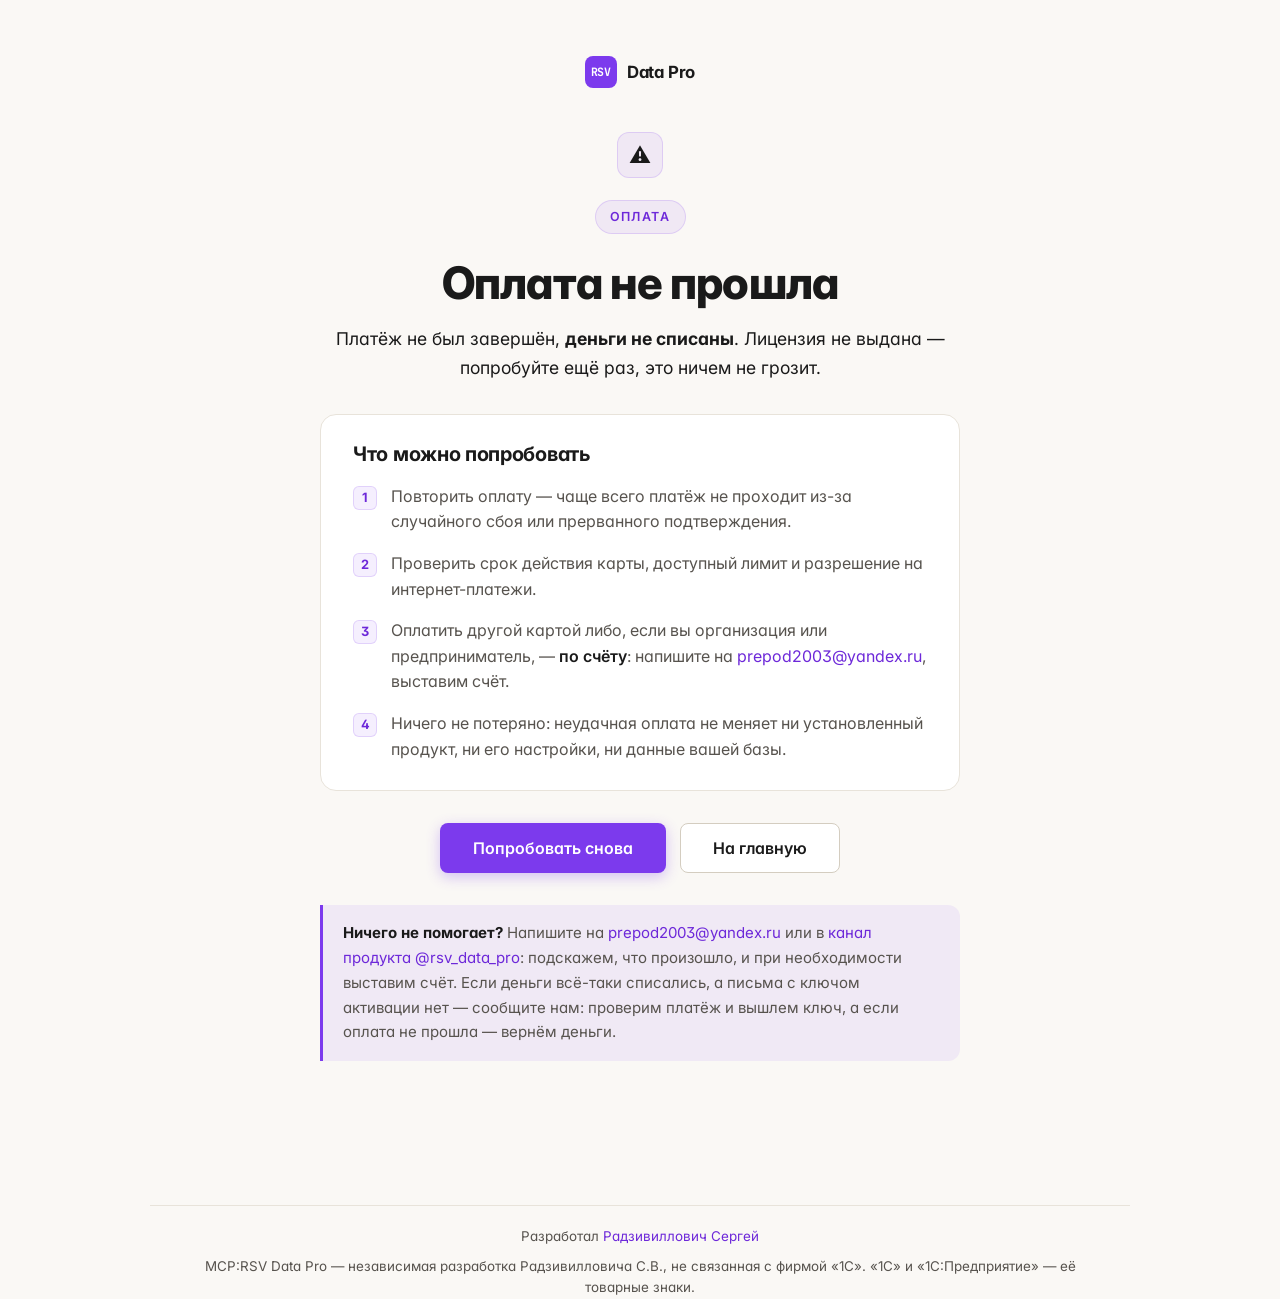
<file: fail.html>
<!DOCTYPE html>
<html lang="ru">
<head>
  <meta charset="UTF-8">
  <meta name="viewport" content="width=device-width, initial-scale=1.0">
  <title>Оплата не прошла — MCP:RSV Data Pro</title>
  <meta name="description" content="Оплата не прошла, деньги не списаны. Что можно попробовать и куда написать, если платёж не проходит.">
  <meta name="robots" content="noindex">

  <link rel="icon" type="image/svg+xml" href="favicon.svg">
  <link rel="alternate icon" href="favicon.svg">

  <link rel="preconnect" href="https://fonts.googleapis.com">
  <link rel="preconnect" href="https://fonts.gstatic.com" crossorigin>
  <link href="https://fonts.googleapis.com/css2?family=Inter:wght@300;400;500;600;700;800;900&family=JetBrains+Mono:wght@400;500&display=swap" rel="stylesheet">

  <link rel="stylesheet" href="assets/styles.css">
  <link rel="stylesheet" href="assets/site.css">

  <style>
    /* Страница результата оплаты: одна колонка по центру. Цвета — только переменные палитры. */
    .result { max-width: 640px; margin: 0 auto; }
    .result h1 { font-size: clamp(1.9rem, 4.5vw, 2.8rem); margin-bottom: 16px; }
    .result .feat-icon { margin: 0 auto 22px; }
    .result .summary-card { text-align: left; margin: 32px 0; }
    .result .summary-card h3 { margin-bottom: 18px; }
    .result .info-list { margin-bottom: 0; }
    .result .note-inline { text-align: left; margin-top: 32px; }
    .result-ctas { display: flex; gap: 14px; justify-content: center; flex-wrap: wrap; }
  </style>
</head>
<body>

<section class="section" style="border-top:0;padding:56px 0 72px;">
  <div class="container-narrow center">

    <a href="index.html" class="nav-brand" style="display:inline-flex;">
      <span class="nav-brand-badge">RSV</span>
      Data&nbsp;Pro
    </a>

    <div class="result" style="margin-top:44px;">
      <div class="feat-icon">⚠️</div>

      <span class="eyebrow">Оплата</span>
      <h1>Оплата не прошла</h1>
      <p class="lead">
        Платёж не был завершён, <strong>деньги не списаны</strong>. Лицензия не выдана —
        попробуйте ещё раз, это ничем не грозит.
      </p>

      <div class="summary-card">
        <h3>Что можно попробовать</h3>
        <ul class="info-list">
          <li><span class="info-icon">1</span><span>Повторить оплату — чаще всего платёж не проходит
            из-за случайного сбоя или прерванного подтверждения.</span></li>
          <li><span class="info-icon">2</span><span>Проверить срок действия карты, доступный лимит
            и разрешение на интернет-платежи.</span></li>
          <li><span class="info-icon">3</span><span>Оплатить другой картой либо, если вы организация
            или предприниматель, — <strong>по счёту</strong>: напишите на <a href="mailto:prepod2003@yandex.ru">prepod2003@yandex.ru</a>, выставим счёт.</span></li>
          <li><span class="info-icon">4</span><span>Ничего не потеряно: неудачная оплата не меняет
            ни установленный продукт, ни его настройки, ни данные вашей базы.</span></li>
        </ul>
      </div>

      <div class="result-ctas">
        <a href="index.html#pricing" class="btn btn-primary btn-lg">Попробовать снова</a>
        <a href="index.html" class="btn btn-secondary btn-lg">На главную</a>
      </div>

      <div class="note-inline">
        <b>Ничего не помогает?</b> Напишите на
        <a href="mailto:prepod2003@yandex.ru">prepod2003@yandex.ru</a> или в
        <a href="https://t.me/rsv_data_pro" target="_blank" rel="noopener">канал продукта @rsv_data_pro</a>:
        подскажем, что произошло, и при необходимости выставим счёт.
        Если деньги всё-таки списались, а письма с ключом активации нет — сообщите нам: проверим
        платёж и вышлем ключ, а если оплата не прошла — вернём деньги.
      </div>
    </div>

  </div>
</section>

  <div class="container-narrow center" style="margin-top:48px;padding-top:20px;border-top:1px solid var(--border);font-size:.84rem;color:var(--text-dim);line-height:1.6;">
    <p style="margin:0 0 8px;">Разработал <a href="https://t.me/Prepod2003" target="_blank" rel="noopener">Радзивиллович Сергей</a></p>
    <p style="margin:0;">MCP:RSV Data Pro — независимая разработка Радзивилловича С.В., не связанная
    с фирмой «1С». «1С» и «1С:Предприятие» — её товарные знаки.</p>
  </div>

</body>
</html>
</file>
<file: assets/styles.css>
/* ==========================================================================
   MCP:RSV Server — new landing (v2, dark Linear-style)
   Dark-first, monochrome with single electric-violet accent.
   ========================================================================== */

:root {
  /* Surfaces — warm cream light (Anthropic-style) */
  --bg-base:     #FAF8F5;    /* тёплый кремовый — body */
  --bg-surface:  #FFFFFF;    /* белые карточки для контраста */
  --bg-elevated: #F1EDE6;    /* hover, активные состояния */
  --bg-sunken:   #F5F1EA;    /* footer */

  /* Borders */
  --border:      #E8E3DA;
  --border-hi:   #D4CDC0;

  /* Text */
  --text:        #1A1A1A;    /* почти чёрный, мягче чистого #000 */
  --text-muted:  #57534E;    /* тёплый серый */
  --text-dim:    #8B8680;

  /* Accent (single) — electric violet */
  --accent:       #7C3AED;
  --accent-hi:    #6D28D9;
  --accent-soft:  rgba(124, 58, 237, 0.08);
  --accent-soft2: rgba(124, 58, 237, 0.16);
  --accent-glow:  0 18px 50px -12px rgba(124, 58, 237, 0.30);
  --accent-ring:  0 0 0 3px rgba(124, 58, 237, 0.18);

  /* Status */
  --success: #10B981;
  --warning: #F59E0B;
  --danger:  #EF4444;

  /* Typography */
  --font-sans: 'Inter', -apple-system, BlinkMacSystemFont, sans-serif;
  --font-mono: 'JetBrains Mono', Menlo, monospace;

  /* Spacing / radii */
  --radius-sm: 8px;
  --radius:    12px;
  --radius-lg: 16px;
  --radius-xl: 24px;

  /* Layout */
  --container: 1200px;
  --container-narrow: 980px;
}

/* ==========================================================================
   Base
   ========================================================================== */

*, *::before, *::after { box-sizing: border-box; }

html { scroll-behavior: smooth; }

body {
  margin: 0;
  background: var(--bg-base);
  color: var(--text);
  font-family: var(--font-sans);
  font-size: 16px;
  line-height: 1.6;
  font-feature-settings: 'cv11', 'ss01';
  -webkit-font-smoothing: antialiased;
  -moz-osx-font-smoothing: grayscale;
  /* Страховка от «страница уехала вбок»: длинное слово (термин, имя файла, адрес),
     которое не помещается в строку ЦЕЛИКОМ, переносится внутри слова, а не тащит за
     собой всю страницу. Именно break-word, а не anywhere: на расчёт ширин колонок и
     сеток он не влияет, поэтому раскладка на широком экране остаётся прежней. */
  overflow-wrap: break-word;
}

a { color: var(--accent-hi); text-decoration: none; transition: color .15s; }
a:hover { color: var(--text); }

h1, h2, h3, h4, h5 {
  margin: 0 0 .6em;
  font-weight: 800;
  letter-spacing: -0.02em;
  line-height: 1.15;
}

h1 { font-size: clamp(2.4rem, 5vw, 4rem); }
h2 { font-size: clamp(1.8rem, 3.5vw, 2.75rem); }
h3 { font-size: 1.25rem; font-weight: 700; letter-spacing: -0.015em; }

/* Узкий телефон: длинное русское слово в заголовке раздела («задокументировано»)
   не помещается в строку целиком и рвётся посреди слова. Ступень размера ниже
   420 px — слово укладывается в строку. Выше 420 px размеры прежние. */
@media (max-width: 420px) {
  h2 { font-size: 1.55rem; }
}

p  { margin: 0 0 1em; color: var(--text-muted); }
p.lead { color: var(--text); font-size: 1.1rem; }

code {
  font-family: var(--font-mono);
  font-size: 0.9em;
  background: var(--bg-elevated);
  padding: 2px 6px;
  border-radius: 4px;
  color: var(--accent-hi);
}

img { max-width: 100%; height: auto; display: block; }

/* Широкое содержимое (таблица, блок кода, схема) ездит ВНУТРИ своей рамки, а не
   тащит вбок всю страницу. Обёртка есть и в наборе документации (docs.css) — правило
   общее для сайта, поэтому одинаково работает на любой странице. Без него таблица
   истории изменений в Соглашении вылезала за колонку текста на узком экране. */
.table-wrap {
  overflow-x: auto;
  -webkit-overflow-scrolling: touch;
  max-width: 100%;
}

.container {
  max-width: var(--container);
  margin: 0 auto;
  padding: 0 24px;
}

.container-narrow { max-width: var(--container-narrow); margin: 0 auto; padding: 0 24px; }

section.section {
  padding: 100px 0;
  border-top: 1px solid var(--border);
}

.section-header { max-width: 760px; margin: 0 auto 60px; text-align: center; }
.section-header h2 { margin-bottom: 16px; }
.section-header p  { font-size: 1.1rem; color: var(--text-muted); }

.eyebrow {
  display: inline-block;
  font-size: 0.78rem;
  font-weight: 600;
  text-transform: uppercase;
  letter-spacing: 0.12em;
  color: var(--accent-hi);
  padding: 6px 14px;
  background: var(--accent-soft);
  border: 1px solid var(--accent-soft2);
  border-radius: 999px;
  margin-bottom: 24px;
}

/* ==========================================================================
   Navbar
   ========================================================================== */

.nav {
  position: sticky;
  top: 0;
  z-index: 100;
  backdrop-filter: blur(16px) saturate(180%);
  -webkit-backdrop-filter: blur(16px) saturate(180%);
  background: rgba(250, 248, 245, 0.82);
  border-bottom: 1px solid var(--border);
}

.nav-inner {
  display: flex;
  align-items: center;
  justify-content: space-between;
  height: 64px;
  max-width: var(--container);
  margin: 0 auto;
  padding: 0 24px;
}

.nav-brand {
  display: flex;
  align-items: center;
  gap: 10px;
  font-weight: 700;
  color: var(--text);
  font-size: 1.05rem;
  letter-spacing: -0.01em;
}

.nav-brand-badge {
  display: inline-flex;
  align-items: center;
  justify-content: center;
  width: 32px;
  height: 32px;
  background: var(--accent);
  border-radius: 8px;
  font-family: var(--font-mono);
  font-size: 0.72rem;
  font-weight: 700;
  color: #FFFFFF;
  letter-spacing: -0.02em;
}

.nav-links {
  display: flex;
  gap: 36px;
  list-style: none;
  margin: 0;
  padding: 0;
}
.nav-links a {
  color: var(--text-muted);
  font-size: 0.92rem;
  font-weight: 500;
}
.nav-links a:hover { color: var(--text); }

.nav-cta {
  display: inline-flex;
  align-items: center;
  gap: 8px;
  padding: 9px 18px;
  background: var(--text);
  color: #FFFFFF;
  font-size: 0.88rem;
  font-weight: 600;
  border-radius: var(--radius-sm);
  transition: transform .15s, background .15s;
}
.nav-tg {
  display: inline-flex;
  align-items: center;
  gap: 6px;
  padding: 9px 16px;
  background: transparent;
  color: var(--text-muted);
  font-size: 0.88rem;
  font-weight: 600;
  border: 1px solid var(--border-hi);
  border-radius: var(--radius-sm);
  transition: border-color .15s, color .15s, background .15s;
}
.nav-tg:hover {
  border-color: #29B6F6;
  color: #0288D1;
  background: rgba(41, 182, 246, 0.06);
}
.nav-cta:hover { transform: translateY(-1px); background: #000000; color: #FFFFFF; }

.nav-toggle {
  display: none;
  width: 40px;
  height: 40px;
  background: transparent;
  border: 1px solid var(--border-hi);
  border-radius: var(--radius-sm);
  cursor: pointer;
  padding: 0;
  flex-direction: column;
  align-items: center;
  justify-content: center;
  gap: 5px;
}
.nav-toggle span {
  display: block;
  width: 18px;
  height: 2px;
  background: var(--text);
  border-radius: 2px;
  transition: transform .2s, opacity .2s;
}
.nav-toggle[aria-expanded="true"] span:nth-child(1) { transform: translateY(7px) rotate(45deg); }
.nav-toggle[aria-expanded="true"] span:nth-child(2) { opacity: 0; }
.nav-toggle[aria-expanded="true"] span:nth-child(3) { transform: translateY(-7px) rotate(-45deg); }

@media (max-width: 860px) {
  .nav-toggle { display: inline-flex; }
  .nav-links {
    position: absolute;
    top: 64px;
    left: 0;
    right: 0;
    flex-direction: column;
    gap: 0;
    background: rgba(250, 248, 245, 0.98);
    backdrop-filter: blur(16px) saturate(180%);
    -webkit-backdrop-filter: blur(16px) saturate(180%);
    border-bottom: 1px solid var(--border);
    padding: 8px 16px 16px;
    max-height: 0;
    overflow: hidden;
    transition: max-height .25s ease, padding .25s ease;
  }
  .nav-links.is-open {
    max-height: 80vh;
    padding: 8px 16px 16px;
  }
  .nav-links li {
    border-bottom: 1px solid var(--border);
  }
  .nav-links li:last-child { border-bottom: 0; }
  .nav-links a {
    display: block;
    padding: 14px 8px;
    font-size: 1rem;
  }
  .nav-tg { display: none; }
}

@media (max-width: 520px) {
  .nav-cta { padding: 8px 14px; font-size: 0.82rem; }
  .nav-inner { padding: 0 16px; gap: 8px; }
}

/* ==========================================================================
   Buttons
   ========================================================================== */

.btn {
  display: inline-flex;
  align-items: center;
  gap: 8px;
  padding: 13px 26px;
  font-family: inherit;
  font-size: 0.95rem;
  font-weight: 600;
  line-height: 1;
  border-radius: var(--radius-sm);
  border: 1px solid transparent;
  cursor: pointer;
  transition: transform .15s, background .15s, box-shadow .15s, border-color .15s;
  text-decoration: none;
  white-space: nowrap;
}
.btn-primary {
  background: var(--accent);
  color: #FFFFFF;
  box-shadow: 0 4px 14px rgba(124,58,237,.30);
}
.btn-primary:hover {
  background: var(--accent-hi);
  transform: translateY(-1px);
  box-shadow: 0 0 0 3px rgba(124,58,237,.18), 0 10px 24px rgba(124,58,237,.45);
  color: #FFFFFF;
}
.btn-secondary {
  background: var(--bg-surface);
  color: var(--text);
  border-color: var(--border-hi);
}
.btn-secondary:hover {
  border-color: var(--text);
  background: var(--bg-elevated);
  color: var(--text);
}
.btn-lg { padding: 16px 32px; font-size: 1rem; }

/* ==========================================================================
   Hero
   ========================================================================== */

.hero {
  position: relative;
  overflow: hidden;
  padding: 32px 0 90px;
  background: linear-gradient(180deg, #FFFFFF 0%, var(--bg-base) 100%);
}
.hero::before {
  content: '';
  position: absolute;
  top: -220px; left: 50%;
  transform: translateX(-50%);
  width: 1000px; height: 1000px;
  background: radial-gradient(circle, rgba(124,58,237,.14) 0%, transparent 60%);
  pointer-events: none;
  z-index: 0;
}
.hero-inner {
  position: relative;
  z-index: 2;
  display: grid;
  grid-template-columns: 1fr 1fr;
  gap: 60px;
  align-items: start;
}
.hero h1 { margin-bottom: 20px; }
.hero h1 span { color: var(--accent-hi); }
.hero-lead { font-size: 1.18rem; color: var(--text-muted); margin-bottom: 28px; max-width: 560px; }
.hero-lead strong { color: var(--text); font-weight: 600; }
.hero-closer { font-size: 0.98rem; color: var(--text-muted); margin: 24px 0 32px; max-width: 580px; }
.hero-closer strong { color: var(--text); font-weight: 600; }
.hero-diag {
  max-width: 580px;
  margin: 0 0 28px;
  padding: 14px 16px;
  background: rgba(124, 58, 237, 0.04);
  border: 1px solid rgba(124, 58, 237, 0.12);
  border-radius: var(--radius);
}
.hero-diag-body { font-size: 0.94rem; line-height: 1.55; color: var(--text-muted); margin: 6px 0 0; }
.hero-diag-body b { color: var(--text); font-weight: 600; }
.hero-diag-tag {
  display: inline-block;
  font-size: 0.72rem;
  font-weight: 600;
  letter-spacing: 0.04em;
  color: var(--text-dim);
}
.hero-diag a { color: var(--accent-hi); font-weight: 600; white-space: nowrap; }
.hero-bullets {
  list-style: none;
  padding: 0;
  margin: 0 0 36px;
  display: flex;
  flex-direction: column;
  gap: 12px;
}
.hero-bullets li {
  display: flex;
  gap: 12px;
  align-items: flex-start;
  color: var(--text);
  font-size: 0.98rem;
}
.hero-bullets li::before {
  content: '✓';
  display: inline-flex;
  align-items: center; justify-content: center;
  width: 22px; height: 22px;
  background: var(--accent-soft);
  border: 1px solid var(--accent-soft2);
  color: var(--accent-hi);
  border-radius: 6px;
  font-weight: 700;
  font-size: 0.8rem;
  flex-shrink: 0;
}
.hero-ctas { display: flex; gap: 16px; flex-wrap: wrap; margin-bottom: 28px; }
.hero-meta {
  font-size: 0.84rem;
  color: var(--text-dim);
  display: flex;
  gap: 20px;
  flex-wrap: wrap;
}
.hero-meta b { color: var(--text-muted); font-weight: 600; }

.hero-image-wrap {
  position: relative;
  padding: 0;
  background: transparent;
  border: 0;
  transform: translateY(-8px);
  display: flex;
  justify-content: center;
  align-items: center;
}
.hero-image-wrap::before {
  content: '';
  position: absolute;
  inset: -60px;
  background: radial-gradient(ellipse at center, rgba(124, 58, 237, 0.24) 0%, transparent 65%);
  filter: blur(50px);
  z-index: 0;
  pointer-events: none;
}
.hero-image-wrap img {
  display: block;
  width: 100%;
  height: auto;
  position: relative;
  z-index: 1;
}

@media (max-width: 960px) {
  .hero-inner { grid-template-columns: 1fr; }
  .hero-image-wrap { transform: none; max-width: 560px; margin: 0 auto; }
}
@media (max-width: 860px) {
  .hero { padding: 48px 0 60px; }
}

/* ==========================================================================
   Docs cards (кликабельные)
   ========================================================================== */

.docs-grid {
  display: grid;
  grid-template-columns: repeat(3, 1fr);
  gap: 20px;
}
.doc-card {
  display: block;
  padding: 32px;
  background: var(--bg-surface);
  border: 1px solid var(--border);
  border-radius: var(--radius-lg);
  transition: border-color .15s, transform .15s, box-shadow .15s;
  position: relative;
  overflow: hidden;
}
.doc-card::before {
  content: '';
  position: absolute;
  inset: 0;
  background: linear-gradient(135deg, var(--accent-soft) 0%, transparent 60%);
  opacity: 0;
  transition: opacity .2s;
}
.doc-card:hover {
  border-color: var(--accent);
  transform: translateY(-2px);
  box-shadow: var(--accent-glow);
}
.doc-card:hover::before { opacity: 1; }
.doc-card > * { position: relative; z-index: 1; }
.doc-card-icon {
  width: 52px; height: 52px;
  display: inline-flex;
  align-items: center; justify-content: center;
  background: var(--accent-soft);
  border: 1px solid var(--accent-soft2);
  border-radius: var(--radius);
  color: var(--accent-hi);
  font-size: 1.5rem;
  margin-bottom: 20px;
}
.doc-card h3 { color: var(--text); margin-bottom: 10px; font-size: 1.25rem; }
.doc-card p { color: var(--text-muted); margin-bottom: 0; }
.doc-card-link {
  display: inline-flex;
  align-items: center;
  gap: 6px;
  margin-top: 20px;
  color: var(--accent-hi);
  font-weight: 600;
  font-size: 0.92rem;
}

/* Главная (featured) карточка — выделенная фиолетовым акцентом, с бейджем «Начните здесь» */
.doc-card.is-featured {
  background: linear-gradient(135deg, var(--accent-soft) 0%, var(--bg-surface) 70%);
  border-color: var(--accent-soft2);
}
.doc-card.is-featured::before {
  background: linear-gradient(135deg, var(--accent-soft2) 0%, transparent 60%);
}
.doc-card.is-featured:hover {
  border-color: var(--accent);
  box-shadow: var(--accent-glow);
}
.doc-card-badge {
  display: inline-block;
  padding: 4px 11px;
  background: var(--accent);
  color: #FFFFFF;
  border-radius: 999px;
  font-size: 0.7rem;
  font-weight: 700;
  letter-spacing: 0.08em;
  text-transform: uppercase;
  margin-bottom: 14px;
}

@media (max-width: 1080px) { .docs-grid { grid-template-columns: 1fr 1fr; } }
@media (max-width: 700px)  { .docs-grid { grid-template-columns: 1fr; } }

/* ==========================================================================
   Video block (главная + конспекты)
   ========================================================================== */

.video-block {
  display: grid;
  grid-template-columns: 1.4fr 1fr;
  gap: 32px;
  align-items: center;
  max-width: 1080px;
  margin: 0 auto;
  padding: 28px;
  background: var(--bg-surface);
  border: 1px solid var(--border);
  border-radius: var(--radius-lg);
}
.video-embed {
  position: relative;
  display: block;
  width: 100%;
  aspect-ratio: 16 / 9;
  background: #000 center/cover no-repeat;
  border-radius: var(--radius);
  overflow: hidden;
  min-width: 0;
  cursor: pointer;
  transition: transform .2s, box-shadow .2s;
}
.video-embed:hover {
  transform: translateY(-2px);
  box-shadow: 0 16px 40px -12px rgba(0,0,0,0.30);
}
.video-embed::before {
  content: '';
  position: absolute;
  inset: 0;
  background: linear-gradient(180deg, transparent 40%, rgba(0,0,0,0.45) 100%);
  z-index: 1;
}
.video-embed::after {
  content: '';
  position: absolute;
  top: 50%; left: 50%;
  transform: translate(-50%, -50%);
  width: 72px; height: 50px;
  background: rgba(0,0,0,0.75);
  border-radius: 14px;
  z-index: 2;
  transition: background .2s, transform .2s;
}
.video-embed:hover::after {
  background: #FF0000;
  transform: translate(-50%, -50%) scale(1.05);
}
.video-embed .play-icon {
  position: absolute;
  top: 50%; left: 50%;
  transform: translate(-50%, -50%);
  width: 0; height: 0;
  border-left: 18px solid #FFFFFF;
  border-top: 12px solid transparent;
  border-bottom: 12px solid transparent;
  margin-left: 4px;
  z-index: 3;
  pointer-events: none;
}
.video-embed iframe {
  position: absolute;
  inset: 0;
  width: 100%;
  height: 100%;
  border: 0;
}
.video-text { min-width: 0; }
.video-text .video-eyebrow {
  display: inline-block;
  font-size: 0.74rem;
  font-weight: 700;
  letter-spacing: 0.12em;
  text-transform: uppercase;
  color: var(--accent);
  margin-bottom: 10px;
}
.video-text h3 {
  margin: 0 0 12px;
  font-size: 1.4rem;
  font-weight: 700;
  color: var(--text);
  line-height: 1.25;
}
.video-text p {
  font-size: 0.98rem;
  color: var(--text-muted);
  line-height: 1.6;
  margin-bottom: 18px;
}
.video-text .video-meta {
  display: flex;
  flex-wrap: wrap;
  gap: 6px 16px;
  font-size: 0.84rem;
  color: var(--text-dim);
  margin-bottom: 18px;
}
.video-text .video-meta span::before {
  content: '·';
  margin-right: 8px;
  color: var(--text-dim);
}
.video-text .video-meta span:first-child::before { content: ''; margin-right: 0; }
.video-cta {
  display: inline-flex;
  align-items: center;
  gap: 6px;
  padding: 11px 22px;
  background: var(--accent);
  color: #FFFFFF;
  border-radius: 10px;
  font-size: 0.95rem;
  font-weight: 600;
  transition: transform .15s, box-shadow .15s, background .15s;
}
.video-cta:hover {
  transform: translateY(-2px);
  background: var(--accent-hi);
  box-shadow: var(--accent-glow);
  color: #FFFFFF;
}

@media (max-width: 880px) {
  .video-block {
    grid-template-columns: 1fr;
    padding: 20px;
    gap: 22px;
  }
}

/* ==========================================================================
   Feature cards — generic 2-column grid
   ========================================================================== */

.features-grid {
  display: grid;
  grid-template-columns: 1fr 1fr;
  gap: 24px;
}
.features-grid.cols-3 { grid-template-columns: repeat(3, 1fr); }

.card {
  padding: 32px;
  background: var(--bg-surface);
  border: 1px solid var(--border);
  border-radius: var(--radius-lg);
  transition: border-color .15s, transform .15s, box-shadow .15s;
  box-shadow: 0 1px 3px rgba(0,0,0,.02);
}
.card:hover {
  border-color: var(--border-hi);
  transform: translateY(-2px);
  box-shadow: 0 12px 32px -12px rgba(26,26,26,.12);
}
.card h3 { color: var(--text); margin-bottom: 12px; }
.card p  { color: var(--text-muted); margin-bottom: 0; font-size: 0.97rem; }
.card p + p { margin-top: 12px; }

.card-accent {
  background: linear-gradient(135deg, var(--accent-soft) 0%, var(--bg-surface) 100%);
  border-color: var(--accent-soft2);
}
.card-accent:hover {
  border-color: var(--accent);
  box-shadow: var(--accent-glow);
}
.card-accent h3 {
  color: var(--accent-hi);
}
.card-accent h3::before {
  content: '⚡';
  display: inline-block;
  margin-right: 8px;
  color: var(--accent);
}

.card-icon-img {
  width: 64px; height: 64px;
  margin-bottom: 20px;
  object-fit: contain;
}

@media (max-width: 860px) {
  .features-grid,
  .features-grid.cols-3 { grid-template-columns: 1fr; }
}

/* ==========================================================================
   Info list (стилизованный UL с иконками)
   ========================================================================== */

.info-list {
  list-style: none;
  padding: 0;
  margin: 0 0 32px;
  display: flex;
  flex-direction: column;
  gap: 16px;
}
.info-list li {
  display: flex;
  gap: 14px;
  align-items: flex-start;
  font-size: 1rem;
  color: var(--text-muted);
}
.info-list li strong { color: var(--text); font-weight: 600; }
.info-list .info-icon {
  display: inline-flex;
  align-items: center; justify-content: center;
  width: 24px; height: 24px;
  background: var(--accent-soft);
  border: 1px solid var(--accent-soft2);
  border-radius: 6px;
  color: var(--accent-hi);
  font-size: 0.8rem;
  font-weight: 700;
  flex-shrink: 0;
  margin-top: 2px;
}

.summary-card {
  padding: 28px 32px;
  background: var(--bg-surface);
  border: 1px solid var(--border);
  border-radius: var(--radius-lg);
}
.summary-card p { color: var(--text); margin-bottom: 12px; }
.summary-card p:last-child { margin-bottom: 0; color: var(--text-muted); }
.summary-card strong { color: var(--accent-hi); }

/* ==========================================================================
   Numbered steps
   ========================================================================== */

.steps-grid {
  display: grid;
  grid-template-columns: repeat(auto-fit, minmax(240px, 1fr));
  gap: 24px;
}
.step {
  display: flex;
  gap: 18px;
  align-items: flex-start;
  padding: 28px;
  background: var(--bg-surface);
  border: 1px solid var(--border);
  border-radius: var(--radius-lg);
}
.step-number {
  display: inline-flex;
  align-items: center; justify-content: center;
  width: 40px; height: 40px;
  background: var(--accent);
  color: #FFFFFF;
  border-radius: 50%;
  font-family: var(--font-mono);
  font-size: 1rem;
  font-weight: 700;
  flex-shrink: 0;
  box-shadow: 0 6px 16px rgba(124,58,237,.35);
}
.step h3 { font-size: 1.05rem; margin-bottom: 8px; }
.step p  { font-size: 0.92rem; color: var(--text-muted); margin-bottom: 0; }

/* ==========================================================================
   How it works — architecture
   ========================================================================== */

.arch-image {
  margin: 0 auto 40px;
  max-width: 920px;
  padding: 0;
  text-align: center;
}
.arch-image img {
  display: block;
  margin: 0 auto;
  max-width: 100%;
}

/* ==========================================================================
   Flagship block
   ========================================================================== */

.flagship {
  position: relative;
  padding: 56px;
  background: linear-gradient(135deg, rgba(124,58,237,.06) 0%, var(--bg-surface) 100%);
  border: 1px solid var(--accent-soft2);
  border-radius: var(--radius-xl);
  box-shadow: 0 28px 60px -24px rgba(124,58,237,.22);
}
.flagship h2 {
  display: flex;
  align-items: center;
  gap: 12px;
  margin-bottom: 24px;
}
.flagship h2::before {
  content: '⚡';
  color: var(--accent-hi);
}
.flagship-intro {
  display: grid;
  grid-template-columns: 1.3fr 1fr;
  gap: 40px;
  align-items: center;
  margin-bottom: 48px;
}
.flagship-intro p { color: var(--text); font-size: 1.05rem; margin: 0; }
.flagship-intro img {
  display: block;
  width: 100%;
}
.flagship-grid {
  display: grid;
  grid-template-columns: 1fr 1fr;
  gap: 20px;
}
.flagship-card {
  padding: 26px;
  background: var(--bg-surface);
  border: 1px solid var(--border);
  border-radius: var(--radius);
  box-shadow: 0 1px 3px rgba(0,0,0,.02);
  /* Ячейка сетки по умолчанию не сжимается уже самого длинного слова заголовка
     («Регламентированная») — на телефоне карточка вылезала за рамку блока. */
  min-width: 0;
}
.flagship-card h3 {
  color: var(--accent-hi);
  font-size: 1.08rem;
  margin-bottom: 12px;
}
.flagship-card p { color: var(--text-muted); font-size: 0.93rem; margin-bottom: 0; }
.flagship-card code { font-size: 0.85em; }

@media (max-width: 900px) {
  .flagship { padding: 36px 24px; }
  .flagship-intro { grid-template-columns: 1fr; }
  .flagship-grid { grid-template-columns: 1fr; }
}
/* Телефон: рамка блока плюс поля карточек съедали треть ширины экрана */
@media (max-width: 520px) {
  .flagship { padding: 28px 16px; }
  .flagship-card { padding: 20px 18px; }
}

/* ==========================================================================
   Video section
   ========================================================================== */

.video-grid {
  display: grid;
  grid-template-columns: 1fr 1fr;
  gap: 24px;
}
.video-wrap {
  position: relative;
  aspect-ratio: 16 / 9;
  background: var(--bg-surface);
  border: 1px solid var(--border);
  border-radius: var(--radius-lg);
  overflow: hidden;
}
.video-wrap iframe {
  position: absolute;
  inset: 0;
  width: 100%;
  height: 100%;
  border: 0;
}
@media (max-width: 860px) { .video-grid { grid-template-columns: 1fr; } }

/* ==========================================================================
   Reviews — user testimonials grid (clickable screenshots → Telegram)
   ========================================================================== */

.reviews-grid {
  display: grid;
  grid-template-columns: repeat(2, 1fr);
  gap: 24px;
  align-items: start;
}
.review-card {
  display: flex;
  flex-direction: column;
  background: var(--bg-surface);
  border: 1px solid var(--border);
  border-radius: var(--radius-lg);
  overflow: hidden;
  transition: border-color .2s, box-shadow .2s;
}
.review-card:hover {
  border-color: var(--border-hi);
  box-shadow: 0 12px 32px -16px rgba(0, 0, 0, 0.15);
}
/* Большая карточка — занимает левую колонку и две строки в высоту.
   Справа от неё в правой колонке помещаются две обычные карточки стопкой.
   На мобильной 1-колоночной раскладке (≤860px) span не действует —
   карточка просто одна за другой, как и остальные. */
.review-card-tall { grid-row: span 2; }
.review-shot {
  display: block;
  width: 100%;
  background: var(--bg-elevated);
  padding: 12px;
  border: 0;
  cursor: zoom-in;
  transition: background .15s;
  text-align: center;
}
.review-shot:hover { background: var(--accent-soft); }
.review-shot img {
  display: block;
  max-width: 100%;
  height: auto;
  border-radius: var(--radius);
  margin: 0 auto;
  transition: transform .2s;
}
.review-shot:hover img { transform: scale(1.01); }
.review-meta {
  display: flex;
  justify-content: space-between;
  align-items: center;
  gap: 12px;
  padding: 14px 18px;
  border-top: 1px solid var(--border);
  font-size: 0.95rem;
}
.review-author { font-weight: 600; color: var(--text); }
.review-link {
  color: var(--accent-hi);
  font-weight: 500;
  white-space: nowrap;
  text-decoration: none;
}
.review-link:hover { color: var(--text); }

/* Lightbox — fullscreen image preview */
.lightbox {
  position: fixed;
  inset: 0;
  background: rgba(0, 0, 0, 0.88);
  display: flex;
  align-items: center;
  justify-content: center;
  z-index: 1000;
  padding: 24px;
  cursor: zoom-out;
  animation: lightbox-fade-in .15s ease;
}
.lightbox[hidden] { display: none; }
.lightbox-img {
  max-width: 100%;
  max-height: 92vh;
  object-fit: contain;
  border-radius: 8px;
  box-shadow: 0 20px 60px rgba(0, 0, 0, 0.5);
  cursor: default;
}
.lightbox-close {
  position: absolute;
  top: 16px;
  right: 20px;
  width: 44px;
  height: 44px;
  background: rgba(255, 255, 255, 0.12);
  border: 0;
  border-radius: 50%;
  color: #FFFFFF;
  font-size: 1.6rem;
  line-height: 1;
  cursor: pointer;
  display: flex;
  align-items: center;
  justify-content: center;
  transition: background .15s;
}
.lightbox-close:hover { background: rgba(255, 255, 255, 0.22); }
@keyframes lightbox-fade-in {
  from { opacity: 0; }
  to   { opacity: 1; }
}
@media (max-width: 860px) { .reviews-grid { grid-template-columns: 1fr; } }

.reviews-more {
  margin-top: 32px;
}
.reviews-more > summary {
  display: inline-flex;
  align-items: center;
  gap: 8px;
  padding: 12px 22px;
  background: var(--bg-surface);
  border: 1px solid var(--border-hi);
  border-radius: var(--radius);
  font-weight: 600;
  color: var(--text);
  cursor: pointer;
  list-style: none;
  transition: border-color .15s, background .15s;
  user-select: none;
}
.reviews-more > summary::-webkit-details-marker { display: none; }
.reviews-more > summary::after {
  content: "▾";
  font-size: 0.9rem;
  color: var(--text-muted);
  transition: transform .2s;
}
.reviews-more[open] > summary::after { transform: rotate(180deg); }
.reviews-more > summary:hover {
  border-color: var(--accent);
  background: var(--accent-soft);
}
.reviews-more > .reviews-grid {
  margin-top: 24px;
}
.reviews-more-wrap {
  text-align: center;
}

/* ==========================================================================
   Pricing — PRESERVED FUNCTIONALITY, dark restyle
   ========================================================================== */

.period-switcher {
  display: inline-flex;
  padding: 4px;
  background: var(--bg-surface);
  border: 1px solid var(--border);
  border-radius: var(--radius);
  margin: 0 auto 48px;
  gap: 2px;
  flex-wrap: wrap;
}
.period-btn {
  padding: 10px 22px;
  background: transparent;
  border: 0;
  border-radius: 8px;
  color: var(--text-muted);
  font-family: inherit;
  font-size: 0.9rem;
  font-weight: 600;
  cursor: pointer;
  transition: background .15s, color .15s;
}
.period-btn:hover { color: var(--text); }
.period-btn.active {
  background: var(--accent);
  color: #FFFFFF;
  box-shadow: 0 4px 12px rgba(124,58,237,.30);
}

.pricing-wrap { text-align: center; }

.pricing-grid {
  display: grid;
  grid-template-columns: repeat(4, 1fr);
  gap: 20px;
  text-align: left;
  margin-top: 16px;
}
.pricing-card {
  position: relative;
  padding: 36px 32px;
  background: var(--bg-surface);
  border: 1px solid var(--border);
  border-radius: var(--radius-lg);
  display: flex;
  flex-direction: column;
  transition: border-color .15s, transform .15s, box-shadow .15s;
  box-shadow: 0 1px 3px rgba(0,0,0,.02);
}
.pricing-card:hover {
  border-color: var(--border-hi);
  transform: translateY(-2px);
  box-shadow: 0 12px 32px -12px rgba(26,26,26,.12);
}
.pricing-card.pc-featured {
  border-color: var(--accent);
  background: linear-gradient(180deg, rgba(124,58,237,.06) 0%, var(--bg-surface) 60%);
  box-shadow: 0 18px 48px -18px rgba(124,58,237,.35);
}
.pricing-card.pc-featured:hover {
  transform: translateY(-3px);
  box-shadow: 0 24px 60px -18px rgba(124,58,237,.45);
}
.pricing-card.pc-featured::before {
  content: 'РЕКОМЕНДУЕМ';
  position: absolute;
  top: 16px; right: 16px;
  padding: 5px 13px;
  background: var(--accent);
  color: #FFFFFF;
  border-radius: 999px;
  font-size: 0.68rem;
  font-weight: 700;
  letter-spacing: 0.1em;
  box-shadow: 0 4px 12px rgba(124,58,237,.35);
}
.pc-tier-label {
  font-size: 0.72rem;
  text-transform: uppercase;
  letter-spacing: 0.12em;
  color: var(--text-dim);
  margin-bottom: 8px;
}
.pc-name {
  font-size: 1.6rem;
  font-weight: 800;
  letter-spacing: -0.02em;
  margin-bottom: 8px;
  color: var(--text);
}
.pc-tools {
  color: var(--text-muted);
  font-size: 0.88rem;
  margin-bottom: 24px;
}
.pc-amount {
  font-size: 2.6rem;
  font-weight: 800;
  letter-spacing: -0.03em;
  color: var(--text);
}
.pc-currency {
  font-size: 1.2rem;
  color: var(--text-muted);
}
.pc-per {
  color: var(--text-muted);
  font-size: 0.88rem;
  margin-top: 4px;
  min-height: 1.2em;
}
.pc-total {
  color: var(--text-dim);
  font-size: 0.82rem;
  margin-top: 4px;
  min-height: 1.2em;
}
.pc-discount {
  display: inline-block;
  margin-top: 12px;
  padding: 4px 12px;
  background: var(--accent-soft);
  border: 1px solid var(--accent-soft2);
  color: var(--accent-hi);
  font-size: 0.78rem;
  font-weight: 700;
  border-radius: 999px;
}
.pc-hidden { display: none; }
.btn-buy-now {
  margin: 24px 0;
  padding: 14px;
  width: 100%;
  font-family: inherit;
  font-size: 0.95rem;
  font-weight: 600;
  border-radius: var(--radius-sm);
  border: 1px solid transparent;
  cursor: pointer;
  transition: background .15s, transform .15s, box-shadow .15s;
}
.btn-buy-now.primary {
  background: var(--accent);
  color: #FFFFFF;
  box-shadow: 0 4px 14px rgba(124,58,237,.30);
}
.btn-buy-now.primary:hover {
  background: var(--accent-hi);
  box-shadow: 0 0 0 3px rgba(124,58,237,.18), 0 10px 24px rgba(124,58,237,.45);
  transform: translateY(-1px);
  color: #FFFFFF;
}
.btn-buy-now.secondary {
  background: var(--bg-surface);
  color: var(--text);
  border-color: var(--border-hi);
}
.btn-buy-now.secondary:hover {
  background: var(--bg-elevated);
  border-color: var(--accent);
  transform: translateY(-1px);
}
.pc-features {
  list-style: none;
  padding: 0;
  margin: 0;
  display: flex;
  flex-direction: column;
  gap: 10px;
}
.pc-features li {
  position: relative;
  padding-left: 22px;
  color: var(--text-muted);
  font-size: 0.88rem;
  line-height: 1.5;
}
.pc-features li::before {
  content: '✓';
  position: absolute;
  left: 0; top: 0;
  color: var(--accent);
  font-weight: 700;
}
.pc-subtitle {
  margin-top: 20px;
  padding-top: 16px;
  border-top: 1px dashed var(--border);
  font-size: 0.78rem;
  color: var(--text-dim);
  text-align: center;
}

.pricing-upgrade {
  margin-top: 40px;
  text-align: center;
}
.pricing-upgrade button {
  padding: 12px 26px;
  background: transparent;
  color: var(--text);
  border: 1px solid var(--border-hi);
  border-radius: var(--radius-sm);
  font-family: inherit;
  font-size: 0.92rem;
  font-weight: 600;
  cursor: pointer;
  transition: border-color .15s, background .15s;
}
.pricing-upgrade button:hover {
  border-color: var(--accent);
  background: var(--accent-soft);
}
.pricing-upgrade p {
  margin-top: 10px;
  color: var(--text-dim);
  font-size: 0.82rem;
}

.pricing-footer-note {
  margin-top: 36px;
  text-align: center;
  color: var(--text-dim);
  font-size: 0.85rem;
}
.pricing-footer-note a { color: var(--accent-hi); }

.period-hint {
  display: none;
  text-align: center;
  margin: 12px auto 0;
  max-width: 640px;
  color: var(--text-dim);
  font-size: 0.9rem;
}
.btn-buy-now.pc-disabled {
  opacity: 0.4;
  cursor: not-allowed;
  pointer-events: none;
}

@media (max-width: 1180px) {
  .pricing-grid { grid-template-columns: repeat(2, 1fr); max-width: 720px; margin: 0 auto; }
}
@media (max-width: 620px) {
  .pricing-grid { grid-template-columns: 1fr; max-width: 420px; margin: 0 auto; }
}

/* ==========================================================================
   Pricing modals — dark restyle
   ========================================================================== */

.email-modal-bg {
  position: fixed;
  inset: 0;
  background: rgba(26, 26, 26, 0.55);
  backdrop-filter: blur(8px);
  z-index: 1000;
  display: none;
  align-items: center;
  justify-content: center;
  padding: 20px;
}
.email-modal-bg.active { display: flex; }

.email-modal-box {
  width: 100%;
  max-width: 480px;
  padding: 36px;
  background: var(--bg-surface);
  border: 1px solid var(--border);
  border-radius: var(--radius-lg);
  max-height: 90vh;
  overflow-y: auto;
  box-shadow: 0 40px 80px -24px rgba(26,26,26,.35);
}
.email-modal-box h3 {
  color: var(--text);
  margin-bottom: 10px;
  font-size: 1.3rem;
}
.email-modal-box p { color: var(--text-muted); margin-bottom: 24px; font-size: 0.95rem; }

.email-modal-box input[type='email'],
.email-modal-box input[type='text'],
.email-modal-box select {
  width: 100%;
  padding: 13px 16px;
  background: var(--bg-base);
  border: 1px solid var(--border);
  border-radius: var(--radius-sm);
  color: var(--text);
  font-family: inherit;
  font-size: 0.98rem;
  outline: none;
  box-sizing: border-box;
  transition: border-color .15s, box-shadow .15s;
}
.email-modal-box input:focus,
.email-modal-box select:focus {
  border-color: var(--accent);
  box-shadow: var(--accent-ring);
}
.em-promo-row { margin-top: 16px; }
.em-promo-label {
  display: block;
  font-size: 0.82rem;
  color: var(--text-muted);
  margin-bottom: 6px;
}
.em-promo-result {
  margin-top: 8px;
  font-size: 0.85rem;
  min-height: 1.2em;
}
.promo-ok  { color: var(--success); }
.promo-err { color: var(--danger); }
.promo-valid   { border-color: var(--success) !important; }
.promo-invalid { border-color: var(--danger)  !important; }

.em-terms-row {
  display: flex;
  align-items: flex-start;
  gap: 10px;
  margin-top: 16px;
  font-size: 0.86rem;
  color: var(--text-muted);
  cursor: pointer;
}
.em-terms-row input[type='checkbox'] {
  width: 16px; height: 16px;
  margin-top: 2px;
  flex-shrink: 0;
  accent-color: var(--accent);
}
.em-terms-row a { color: var(--accent-hi); }

.email-modal-actions {
  display: flex;
  gap: 12px;
  margin-top: 24px;
}
.em-proceed {
  flex: 1;
  padding: 13px;
  background: var(--accent);
  color: #FFFFFF;
  border: 0;
  border-radius: var(--radius-sm);
  font-family: inherit;
  font-size: 0.95rem;
  font-weight: 600;
  cursor: pointer;
  transition: background .15s, box-shadow .15s;
  box-shadow: 0 4px 14px rgba(124,58,237,.30);
}
.em-proceed:hover:not(:disabled) {
  background: var(--accent-hi);
  box-shadow: 0 0 0 3px rgba(124,58,237,.18), 0 10px 24px rgba(124,58,237,.45);
}
.em-proceed:disabled {
  background: var(--bg-elevated);
  color: var(--text-dim);
  cursor: not-allowed;
  box-shadow: none;
}
.em-cancel {
  padding: 13px 22px;
  background: transparent;
  color: var(--text-muted);
  border: 1px solid var(--border-hi);
  border-radius: var(--radius-sm);
  font-family: inherit;
  font-size: 0.95rem;
  font-weight: 600;
  cursor: pointer;
  transition: border-color .15s, color .15s;
}
.em-cancel:hover { border-color: var(--text); color: var(--text); }

/* ==========================================================================
   Download section (merged with changelog)
   ========================================================================== */

.download-card {
  max-width: 760px;
  margin: 0 auto;
  padding: 40px;
  background: var(--bg-surface);
  border: 1px solid var(--border);
  border-radius: var(--radius-lg);
  text-align: center;
}
.download-grid {
  display: grid;
  grid-template-columns: 1fr 1fr;
  gap: 24px;
  max-width: 1000px;
  margin: 0 auto;
  align-items: stretch;
}
.download-grid .download-card {
  max-width: none;
  margin: 0;
  display: flex;
  flex-direction: column;
}
.download-grid .download-card .btn { margin-top: auto; }
.download-grid .download-includes { grid-template-columns: 1fr; }
.download-card-label {
  font-size: 0.78rem;
  font-weight: 700;
  letter-spacing: 0.04em;
  text-transform: uppercase;
  color: var(--accent-hi);
  margin-bottom: 16px;
}
.download-card-secondary .download-file-icon { color: var(--accent-hi); }
@media (max-width: 860px) { .download-grid { grid-template-columns: 1fr; } }

/* Флагман — основной платный плагин, выделен фиолетовым (язык .pc-featured) */
.download-card-flagship {
  position: relative;
  border: 1.5px solid var(--accent);
  background: linear-gradient(180deg, rgba(124,58,237,.07) 0%, var(--bg-surface) 55%);
  box-shadow: 0 18px 48px -18px rgba(124,58,237,.35);
}
.download-card-flagship .download-card-label { color: var(--accent-hi); }
/* Два бесплатных дополнения — компактнее флагмана, в один ряд под ним */
.download-addons {
  display: grid;
  grid-template-columns: 1fr 1fr;
  gap: 20px;
  max-width: 760px;
  margin: 24px auto 0;
  align-items: stretch;
}
.download-addons .download-card {
  max-width: none;
  margin: 0;
  padding: 28px;
  display: flex;
  flex-direction: column;
  text-align: left;
}
.download-addons .download-card .download-file { align-self: flex-start; }
.download-addons .download-card .btn { margin-top: auto; }
.download-addons .download-includes { grid-template-columns: 1fr; }
@media (max-width: 680px) { .download-addons { grid-template-columns: 1fr; } }
.download-file {
  display: inline-flex;
  align-items: center;
  gap: 14px;
  padding: 14px 20px;
  background: var(--bg-base);
  border: 1px solid var(--border);
  border-radius: var(--radius);
  margin-bottom: 24px;
  /* Плитка растягивалась под длину имени файла и на телефоне вылезала за карточку,
     утаскивая всю страницу вбок (320 px: главная была шире экрана на 25 px).
     Ширина карточки — предел; колонка с именем ужимается, а само имя при нехватке
     места переносится (см. overflow-wrap: break-word у body). */
  max-width: 100%;
}
.download-file > div { min-width: 0; }
.download-file-icon {
  width: 42px; height: 42px;
  flex: none;
  display: inline-flex;
  align-items: center; justify-content: center;
  background: var(--accent-soft);
  border: 1px solid var(--accent-soft2);
  border-radius: 10px;
  font-size: 1.2rem;
  color: var(--accent-hi);
}
.download-file-name {
  font-family: var(--font-mono);
  font-size: 0.95rem;
  color: var(--text);
  font-weight: 600;
  text-align: left;
}
.download-file-meta {
  font-size: 0.78rem;
  color: var(--text-dim);
  text-align: left;
}

/* Телефон: поля в 40 px по краям карточки оставляли под имя файла меньше половины
   экрана. Ужимаем поля и саму плитку — имя выпуска встаёт в одну строку, а не
   переносится посреди слова. */
@media (max-width: 520px) {
  .download-card { padding: 28px 20px; }
  .download-file { padding: 12px 14px; gap: 10px; }
  .download-file-icon { width: 34px; height: 34px; font-size: 1rem; }
  .download-file-name { font-size: 0.8rem; }
  .download-file-meta { font-size: 0.74rem; }
}
.download-includes {
  display: grid;
  grid-template-columns: 1fr 1fr;
  gap: 10px 24px;
  text-align: left;
  margin-bottom: 28px;
  font-size: 0.88rem;
  color: var(--text-muted);
}
.download-includes span { display: flex; gap: 8px; }
.download-note {
  margin-top: 18px;
  color: var(--text-dim);
  font-size: 0.82rem;
}

.changelog {
  max-width: 760px;
  margin: 60px auto 0;
  padding: 36px;
  background: var(--bg-surface);
  border: 1px solid var(--border);
  border-radius: var(--radius-lg);
}
.changelog h3 { font-size: 1.15rem; margin-bottom: 20px; }
.changelog-entry { margin-bottom: 24px; padding-bottom: 24px; border-bottom: 1px solid var(--border); }
.changelog-entry:last-child { margin-bottom: 0; padding-bottom: 0; border-bottom: 0; }
.changelog-version {
  display: inline-block;
  padding: 3px 10px;
  background: var(--accent-soft);
  border: 1px solid var(--accent-soft2);
  color: var(--accent-hi);
  font-family: var(--font-mono);
  font-size: 0.78rem;
  font-weight: 700;
  border-radius: 999px;
  margin-bottom: 10px;
  text-decoration: none;
}
/* Когда версия-пилюля кликабельная (<a class="changelog-version">) */
a.changelog-version {
  cursor: pointer;
  transition: background 0.15s ease, border-color 0.15s ease, transform 0.15s ease;
}
a.changelog-version:hover {
  background: var(--accent-soft2);
  border-color: var(--accent-hi);
  transform: translateY(-1px);
  text-decoration: none;
}
.changelog-entry h4 { font-size: 1rem; color: var(--text); margin: 0 0 8px; }
.changelog-entry p  { font-size: 0.9rem; color: var(--text-muted); margin: 0; }
.changelog-entry a { color: var(--accent-hi); }

/* Архив старых версий — раскрывающийся блок */
.changelog-archive { margin-top: 8px; }
.changelog-archive summary {
  cursor: pointer;
  list-style: none;
  display: inline-flex;
  align-items: center;
  gap: 10px;
  padding: 10px 18px;
  background: var(--bg-base);
  border: 1px solid var(--border-hi);
  border-radius: 8px;
  color: var(--text-muted);
  font-size: 0.9rem;
  font-weight: 600;
  transition: background .15s, border-color .15s, color .15s;
}
.changelog-archive summary::-webkit-details-marker { display: none; }
.changelog-archive summary::after {
  content: '▾';
  font-size: 0.8rem;
  transition: transform .15s;
}
.changelog-archive[open] summary::after { transform: rotate(180deg); }
.changelog-archive summary:hover {
  background: var(--accent-soft);
  border-color: var(--accent);
  color: var(--accent-hi);
}
.changelog-archive[open] > summary {
  margin-bottom: 24px;
}
/* Внутри развёрнутого архива записи разделяются как обычно,
   первая запись не имеет двойного разделителя сверху */
.changelog-archive .changelog-entry {
  border-bottom: 1px solid var(--border);
  margin-bottom: 24px;
  padding-bottom: 24px;
}
.changelog-archive .changelog-entry:last-child {
  margin-bottom: 0;
  padding-bottom: 0;
  border-bottom: 0;
}

@media (max-width: 680px) { .download-includes { grid-template-columns: 1fr; } }

/* ==========================================================================
   FAQ — native <details>
   ========================================================================== */

.faq {
  max-width: 820px;
  margin: 0 auto;
  display: flex;
  flex-direction: column;
  gap: 12px;
}
.faq details {
  padding: 22px 26px;
  background: var(--bg-surface);
  border: 1px solid var(--border);
  border-radius: var(--radius);
  transition: border-color .15s, box-shadow .15s;
}
.faq details[open] {
  border-color: var(--accent);
  box-shadow: 0 0 0 1px rgba(124,58,237,.25);
}
.faq summary {
  cursor: pointer;
  font-size: 1.02rem;
  font-weight: 600;
  color: var(--text);
  list-style: none;
  display: flex;
  justify-content: space-between;
  align-items: center;
  gap: 20px;
}
.faq summary::-webkit-details-marker { display: none; }
.faq summary::after {
  content: '+';
  display: inline-flex;
  align-items: center; justify-content: center;
  width: 26px; height: 26px;
  background: var(--bg-base);
  border: 1px solid var(--border);
  border-radius: 6px;
  color: var(--accent-hi);
  font-size: 1.2rem;
  font-weight: 300;
  flex-shrink: 0;
  transition: transform .15s, background .15s;
}
.faq details[open] summary::after {
  content: '−';
  background: var(--accent);
  color: #FFFFFF;
  border-color: var(--accent);
}
.faq details p {
  margin: 16px 0 0;
  color: var(--text-muted);
  font-size: 0.95rem;
  line-height: 1.65;
}

/* ==========================================================================
   Final CTA
   ========================================================================== */

.final-cta {
  position: relative;
  padding: 80px 40px;
  text-align: center;
  background: linear-gradient(135deg, rgba(124,58,237,.06) 0%, var(--bg-surface) 100%);
  border: 1px solid var(--accent-soft2);
  border-radius: var(--radius-xl);
  box-shadow: 0 28px 60px -24px rgba(124,58,237,.22);
  overflow: hidden;
}
.final-cta h2 { font-size: clamp(1.8rem, 3vw, 2.4rem); margin-bottom: 16px; }
.final-cta p { font-size: 1.05rem; color: var(--text); max-width: 620px; margin: 0 auto 32px; }

/* ==========================================================================
   Footer
   ========================================================================== */

footer {
  margin-top: 40px;
  padding: 72px 0 32px;
  border-top: 1px solid var(--border);
  background: var(--bg-sunken);
}
.footer-inner {
  display: grid;
  grid-template-columns: 1.5fr 1fr 1fr 1fr;
  gap: 40px;
  margin-bottom: 48px;
}
.footer-brand p {
  color: var(--text-muted);
  font-size: 0.9rem;
  margin-top: 20px;
  max-width: 320px;
}
.footer-links-section h5 {
  font-size: 0.8rem;
  text-transform: uppercase;
  letter-spacing: 0.1em;
  color: var(--text);
  margin: 0 0 16px;
}
.footer-links {
  list-style: none;
  padding: 0;
  margin: 0;
  display: flex;
  flex-direction: column;
  gap: 10px;
}
.footer-links a {
  color: var(--text-muted);
  font-size: 0.9rem;
  transition: color .15s;
}
.footer-links a:hover { color: var(--text); }

.footer-bottom {
  padding-top: 28px;
  border-top: 1px solid var(--border);
  display: flex;
  justify-content: space-between;
  font-size: 0.82rem;
  color: var(--text-dim);
  flex-wrap: wrap;
  gap: 12px;
}
.footer-bottom a { color: var(--text-muted); }
.footer-bottom a:hover { color: var(--text); }

.footer-disclaimer {
  margin-top: 18px;
  padding-top: 18px;
  border-top: 1px dashed var(--border);
  font-size: 0.78rem;
  color: var(--text-dim);
  line-height: 1.55;
}
.footer-disclaimer p { margin: 0; }
.footer-disclaimer strong { color: var(--text-muted); }

@media (max-width: 860px) {
  .footer-inner { grid-template-columns: 1fr 1fr; }
}
@media (max-width: 560px) {
  .footer-inner { grid-template-columns: 1fr; }
}

/* ==========================================================================
   Announcement banner (top bar)
   ========================================================================== */

.announce-bar {
  background: linear-gradient(135deg, #FEF3C7 0%, #FDE68A 100%);
  border-bottom: 1px solid #FCD34D;
  padding: 14px 24px;
  position: relative;
  z-index: 101;
}
.announce-inner {
  max-width: var(--container);
  margin: 0 auto;
  display: flex;
  align-items: center;
  gap: 12px;
  flex-wrap: wrap;
  justify-content: center;
}
.announce-icon {
  font-size: 1rem;
  flex-shrink: 0;
}
.announce-text {
  font-size: 0.92rem;
  font-weight: 600;
  color: #78350F;
  text-align: center;
}
.announce-text strong {
  color: #991B1B;
  font-weight: 800;
}
.announce-link {
  font-size: 0.88rem;
  font-weight: 700;
  color: #FFFFFF;
  white-space: nowrap;
  padding: 7px 18px;
  background: #D97706;
  border-radius: 6px;
  transition: background .15s, transform .15s, box-shadow .15s;
  animation: pulse-cta 2s ease-in-out infinite;
}
.announce-link:hover {
  background: #B45309;
  color: #FFFFFF;
  transform: scale(1.05);
}
@keyframes pulse-cta {
  0%, 100% { box-shadow: 0 0 0 0 rgba(217, 119, 6, 0.5); }
  50%      { box-shadow: 0 0 0 8px rgba(217, 119, 6, 0); }
}
.announce-close {
  position: absolute;
  right: 16px;
  top: 50%;
  transform: translateY(-50%);
  background: none;
  border: 0;
  color: #92400E;
  font-size: 1.3rem;
  cursor: pointer;
  padding: 4px 8px;
  line-height: 1;
  transition: color .15s;
}
.announce-close:hover {
  color: #78350F;
}
.announce-bar.hidden {
  display: none;
}

/* When banner is visible, shift sticky nav down */
.nav {
  top: 0;
  transition: top .2s;
}

@media (max-width: 680px) {
  .announce-text { font-size: 0.82rem; }
  .announce-link { font-size: 0.82rem; }
  .announce-close { right: 8px; }
}

/* ==========================================================================
   Первый экран — схема продукта справа от текста (hero-stage)
   --------------------------------------------------------------------------
   Что показываем: ИИ-агент → программа подключения на компьютере человека →
   его базы 1С. Больше на первом экране справа нет ничего: заголовок и список
   выгод слева и так занимают внимание, второй смысловой слой справа не читают.

   Оформление: схема живёт прямо на фоне страницы — без плашки и без рамки.
   Держат её три вещи: мягкое сиреневое свечение, еле заметное точечное поле
   и лёгкие тени под карточками. Цвета взяты из палитры сайта.

   Движение: одноразовое проявление при загрузке и разряд, который спокойно
   пробегает по связям — от агента к программе, затем от программы к базам, —
   с паузой между пробегами. Ничего не мелькает и не переключается.
   Скрипта нет вообще: при выключенном JS экран выглядит точно так же.
   ========================================================================== */

.hero-stage {
  position: relative;
  --hs-line:    rgba(124, 58, 237, 0.38);
  --hs-beam:    var(--accent);
  --hs-card:    #FFFFFF;
  --hs-card-br: rgba(124, 58, 237, 0.22);
}

/* Свечение — то же, что у остальных иллюстраций сайта, только медленно дышит */
.hero-stage::before {
  content: '';
  position: absolute;
  inset: -18% -14% -22%;
  background:
    radial-gradient(54% 48% at 44% 36%, rgba(124, 58, 237, 0.22) 0%, transparent 70%),
    radial-gradient(44% 42% at 80% 74%, rgba(139, 92, 246, 0.13) 0%, transparent 70%);
  filter: blur(50px);
  z-index: 0;
  pointer-events: none;
  animation: hsBreathe 18s ease-in-out infinite;
}
/* Точечное поле: даёт схеме «поверхность», но без рамки и без плашки */
.hero-stage::after {
  content: '';
  position: absolute;
  inset: -6% -4%;
  background-image: radial-gradient(rgba(124, 58, 237, 0.22) 1px, transparent 1px);
  background-size: 26px 26px;
  -webkit-mask-image: radial-gradient(58% 52% at 50% 44%, #000 0%, transparent 100%);
          mask-image: radial-gradient(58% 52% at 50% 44%, #000 0%, transparent 100%);
  z-index: 0;
  pointer-events: none;
}

.hs-panel {
  position: relative;
  z-index: 1;
  animation: hsRise .62s cubic-bezier(.16, 1, .3, 1) both;
}

/* --- сама схема --------------------------------------------------------- */
.hs-flow { margin: 0; animation: hsIn .55s cubic-bezier(.16, 1, .3, 1) .18s both; }
.hs-flow svg { display: block; width: 100%; height: auto; overflow: visible; }

.hs-link { fill: none; stroke: var(--hs-line); stroke-width: 1.8; }

/* Разряд по связи: короткий яркий штрих пробегает путь и гаснет до следующего раза */
.hs-beam {
  fill: none;
  stroke: var(--hs-beam);
  stroke-width: 2.8;
  stroke-linecap: round;
  stroke-dasharray: 15 100;
  stroke-dashoffset: 15;
  opacity: 0;
  filter: drop-shadow(0 0 5px rgba(124, 58, 237, 0.55));
  animation: hsBeam 6s cubic-bezier(.5, 0, .4, 1) infinite;
}
.hs-beam.b2 { animation-delay: 1.70s; }
.hs-beam.b3 { animation-delay: 1.82s; }
.hs-beam.b4 { animation-delay: 1.94s; }

.hs-node {
  fill: var(--hs-card);
  stroke: var(--hs-card-br);
  stroke-width: 1.4;
  filter: drop-shadow(0 10px 24px rgba(58, 34, 118, 0.16));
}
.hs-hub {
  fill: url(#hsHub);
  stroke: rgba(109, 40, 217, 0.35);
  stroke-width: 1.2;
  filter: drop-shadow(0 14px 30px rgba(124, 58, 237, 0.38));
}
.hs-mark  { fill: #FFFFFF; }
.hs-spark { fill: var(--accent); }
.hs-db {
  fill: var(--hs-card);
  stroke: var(--hs-card-br);
  stroke-width: 1.4;
  filter: drop-shadow(0 10px 24px rgba(58, 34, 118, 0.16));
}
.hs-db-top {
  fill: rgba(124, 58, 237, 0.17);
  stroke: rgba(124, 58, 237, 0.40);
  stroke-width: 1.4;
}
/* Узел откликается ровно в тот момент, когда разряд до него добежал */
.hs-halo { fill: var(--accent); animation: hsHalo 6s ease-in-out infinite; opacity: .16; }

/* --- подписи под схемой ------------------------------------------------- */
.hs-labels {
  display: grid;
  align-items: start;
  grid-template-columns: 1.1fr 1.15fr 1.1fr;   /* колонки стоят ровно под узлами схемы */
  gap: 8px;
  margin-top: 22px;
  text-align: center;
  animation: hsIn .55s cubic-bezier(.16, 1, .3, 1) .3s both;
}
.hs-labels b {
  display: block;
  font-size: 0.9rem;
  font-weight: 700;
  color: var(--text);
  line-height: 1.3;
}
.hs-labels span {
  display: block;
  margin-top: 5px;
  font-size: 0.78rem;
  color: var(--text-dim);
  line-height: 1.4;
}

/* --- движение ----------------------------------------------------------- */
@keyframes hsRise {
  from { opacity: 0; transform: translateY(14px) scale(.99); filter: blur(5px); }
  to   { opacity: 1; transform: none; filter: none; }
}
@keyframes hsIn {
  from { opacity: 0; transform: translateY(10px); }
  to   { opacity: 1; transform: none; }
}
@keyframes hsBeam {
  0%        { stroke-dashoffset: 15;   opacity: 0; }
  6%        { opacity: 1; }
  30%       { stroke-dashoffset: -100; opacity: 1; }
  35%, 100% { stroke-dashoffset: -100; opacity: 0; }
}
@keyframes hsHalo {
  0%, 14%   { opacity: .14; }
  30%       { opacity: .34; }
  62%, 100% { opacity: .14; }
}
@keyframes hsBreathe {
  0%, 100% { opacity: .85; transform: scale(1); }
  50%      { opacity: 1;   transform: scale(1.045); }
}

/* Человек отключил анимации в системе — показываем спокойный статичный кадр:
   связи видны целиком, узел подсвечен, ничего не двигается. */
@media (prefers-reduced-motion: reduce) {
  .hero-stage::before,
  .hs-panel, .hs-flow, .hs-labels, .hs-halo {
    animation: none !important;
  }
  .hs-halo { opacity: .22; }
  .hs-beam {
    animation: none !important;
    filter: none;
    stroke-dasharray: none;
    stroke-dashoffset: 0;
    stroke-width: 1.8;
    opacity: .38;
  }
}

/* Тёмной темы у сайта нет: страница всегда светлая, поэтому и схема светлая.
   Правило под prefers-color-scheme здесь было бы вредно — оно осветлило бы линии
   на светлой же странице. Браузер, который притемняет страницы сам, инвертирует
   и схему: проверено, карточки остаются светлыми пятнами на тёмном. */

/* --- узкие экраны ------------------------------------------------------- */
@media (min-width: 961px) {
  .hero-stage { margin-top: 100px; }
}
@media (max-width: 960px) {
  .hero-stage { max-width: 560px; margin: 12px auto 0; }
}
@media (max-width: 560px) {
  .hs-labels { gap: 6px; margin-top: 16px; }
  .hs-labels b { font-size: .8rem; }
  .hs-labels span { font-size: .7rem; margin-top: 3px; }
}
@media (max-width: 400px) {
  .hs-labels b { font-size: .75rem; }
  .hs-labels span { display: none; }
}
</file>
<file: assets/site.css>
/* ============================================================================
   MCP:RSV Data Pro — компоненты сайта поверх базовой системы styles.css
   Палитра, типографика и каркас — в styles.css (общие для линейки RSV).
   Здесь только то, что специфично для этого продукта.
   ========================================================================== */

/* --------------------------------------------------------------------------
   0. Правки навигации: у этого продукта пункты меню длиннее, чем в базовом
      наборе линейки, — иначе «Документация» и кнопки ломаются на две строки
   -------------------------------------------------------------------------- */
/* переход по якорю не должен заводить заголовок под липкую шапку (её высота 64px) */
html{scroll-padding-top:80px;}

.nav-links{gap:26px;}
.nav-links a{white-space:nowrap;}
.nav-tg{white-space:nowrap;}
@media(max-width:1120px){.nav-links{gap:18px;} .nav-links a{font-size:.88rem;}}
@media(max-width:1000px){.nav-tg{display:none;}}

/* На узком экране кнопка с длинной подписью не должна вылезать за край:
   в базовом наборе у .btn стоит white-space:nowrap */
@media(max-width:560px){
  .btn{white-space:normal;text-align:center;max-width:100%;}
  .btn-lg{padding:15px 22px;}
}

/* Недоступная кнопка обязана ВЫГЛЯДЕТЬ недоступной: ярко-фиолетовая кнопка,
   которая не нажимается, читается как поломка сайта, а не как «пока нельзя». */
.btn[disabled], .btn[disabled]:hover{
  background:var(--bg-elevated); color:var(--text-dim); border-color:var(--border-hi);
  box-shadow:none; transform:none; cursor:not-allowed;
}

/* --------------------------------------------------------------------------
   1. Карточки возможностей — крупная сетка «основные функции»
   -------------------------------------------------------------------------- */
.feat-grid{display:grid;grid-template-columns:repeat(3,1fr);gap:24px;align-items:stretch;}
.feat-grid.cols-2{grid-template-columns:repeat(2,1fr);max-width:940px;margin:0 auto;}
.feat-card{position:relative;background:var(--bg-surface);border:1px solid var(--border);border-radius:var(--radius-lg);padding:30px 28px;display:flex;flex-direction:column;transition:transform .2s,box-shadow .2s,border-color .2s;}
.feat-card:hover{transform:translateY(-4px);box-shadow:var(--accent-glow);border-color:var(--border-hi);}
.feat-card.is-flagship{border-color:var(--accent);box-shadow:var(--accent-glow);background:linear-gradient(160deg,rgba(124,58,237,.05) 0%,var(--bg-surface) 55%);}
.feat-card.is-flagship::after{content:"Главное";position:absolute;top:-12px;right:20px;background:var(--accent);color:#fff;font-size:.72rem;font-weight:700;letter-spacing:.03em;padding:5px 14px;border-radius:999px;}
/* Вторая подсвеченная карточка — не «Главное» (иначе два одинаковых бейджа рядом
   обесценивают друг друга), а то, чем продукт отличается от привычных решений. */
.feat-card.is-key{border-color:var(--accent);box-shadow:var(--accent-glow);background:linear-gradient(160deg,rgba(124,58,237,.05) 0%,var(--bg-surface) 55%);}
.feat-card.is-key::after{content:"Наше отличие";position:absolute;top:-12px;right:20px;background:var(--accent-hi);color:#fff;font-size:.72rem;font-weight:700;letter-spacing:.03em;padding:5px 14px;border-radius:999px;}
.feat-icon{width:46px;height:46px;border-radius:12px;background:var(--accent-soft);border:1px solid var(--accent-soft2);display:flex;align-items:center;justify-content:center;font-size:1.35rem;margin-bottom:18px;flex:none;}
.feat-card h3{display:flex;align-items:center;flex-wrap:wrap;gap:9px;font-size:1.22rem;margin-bottom:8px;line-height:1.25;}
.feat-promise{font-size:.98rem;font-weight:700;color:var(--text);margin:0 0 15px;line-height:1.4;}
.feat-list{list-style:none;margin:0;padding:0;display:flex;flex-direction:column;gap:11px;}
.feat-list li{position:relative;padding-left:24px;font-size:.92rem;color:var(--text-muted);line-height:1.5;}
.feat-list li::before{content:"";position:absolute;left:2px;top:.5em;width:9px;height:9px;border-radius:2px;background:var(--accent);transform:rotate(45deg);}
.feat-list strong{color:var(--text);font-weight:600;}
.feat-foot{margin-top:auto;padding-top:16px;font-size:.88rem;color:var(--text-dim);}
.feat-foot a{font-weight:600;}
@media(max-width:1080px){.feat-grid{grid-template-columns:repeat(2,1fr);}}
@media(max-width:760px){.feat-grid,.feat-grid.cols-2{grid-template-columns:1fr;max-width:520px;margin:0 auto;}}

/* Метка готовности функции */
.st{display:inline-flex;align-items:center;gap:5px;font-size:.68rem;font-weight:700;letter-spacing:.04em;text-transform:uppercase;padding:3px 10px;border-radius:999px;white-space:nowrap;vertical-align:middle;}
.st-ready{color:#0B7A5C;background:rgba(16,185,129,.12);border:1px solid rgba(16,185,129,.3);}
.st-beta{color:#92400E;background:rgba(245,158,11,.12);border:1px solid rgba(245,158,11,.32);}
.st-soon{color:var(--text-dim);background:var(--bg-elevated);border:1px solid var(--border-hi);}

/* --------------------------------------------------------------------------
   2. Сценарии использования — три «дорожки»
   -------------------------------------------------------------------------- */
.scen-grid{display:grid;grid-template-columns:repeat(3,1fr);gap:22px;}
.scen-card{background:var(--bg-surface);border:1px solid var(--border);border-radius:var(--radius-lg);padding:28px 26px;display:flex;flex-direction:column;transition:border-color .2s,box-shadow .2s,transform .2s;}
.scen-card:hover{border-color:var(--border-hi);transform:translateY(-3px);box-shadow:0 12px 32px -12px rgba(26,26,26,.12);}
.scen-card.is-main{border-color:var(--accent);box-shadow:var(--accent-glow);}
.scen-letter{width:34px;height:34px;border-radius:9px;background:var(--accent);color:#fff;font-family:var(--font-mono);font-weight:700;font-size:.95rem;display:flex;align-items:center;justify-content:center;margin-bottom:16px;box-shadow:0 6px 16px rgba(124,58,237,.35);}
.scen-card h3{font-size:1.16rem;margin-bottom:8px;}
.scen-who{font-size:.8rem;font-weight:700;letter-spacing:.03em;text-transform:uppercase;color:var(--accent-hi);margin:0 0 12px;}
.scen-card p{font-size:.93rem;color:var(--text-muted);line-height:1.6;margin-bottom:14px;}
.scen-foot{margin-top:auto;padding-top:14px;border-top:1px solid var(--border);font-size:.85rem;color:var(--text-dim);}
@media(max-width:900px){.scen-grid{grid-template-columns:1fr;max-width:520px;margin:0 auto;}}

/* --------------------------------------------------------------------------
   3. Слои безопасности — вертикальная «лестница»
   -------------------------------------------------------------------------- */
.sec-layers{display:flex;flex-direction:column;gap:14px;max-width:860px;margin:0 auto;}
.sec-layer{display:flex;gap:20px;align-items:flex-start;background:var(--bg-surface);border:1px solid var(--border);border-radius:var(--radius);padding:22px 26px;transition:border-color .2s,box-shadow .2s;}
.sec-layer:hover{border-color:var(--accent-soft2);box-shadow:0 10px 28px -16px rgba(124,58,237,.35);}
.sec-num{flex:none;width:38px;height:38px;border-radius:50%;background:var(--accent-soft);border:1px solid var(--accent-soft2);color:var(--accent-hi);font-family:var(--font-mono);font-weight:700;font-size:.9rem;display:flex;align-items:center;justify-content:center;}
.sec-layer h3{font-size:1.06rem;margin-bottom:5px;}
.sec-layer p{font-size:.92rem;color:var(--text-muted);line-height:1.6;margin:0;}
.sec-layer p + p{margin-top:8px;}
@media(max-width:620px){.sec-layer{padding:18px;gap:14px;}}

/* --------------------------------------------------------------------------
   4. Плитки инструментов
   -------------------------------------------------------------------------- */
.tools-group{margin-bottom:34px;}
.tools-group-title{display:flex;align-items:baseline;gap:12px;font-size:1.02rem;font-weight:700;margin-bottom:6px;}
.tools-group-title .tg-count{font-size:.75rem;font-weight:700;color:var(--accent-hi);background:var(--accent-soft);padding:2px 9px;border-radius:999px;}
.tools-group-desc{font-size:.9rem;color:var(--text-muted);margin-bottom:16px;}
.tools-chips{display:flex;flex-wrap:wrap;gap:10px;}
.tool-chip{display:inline-flex;align-items:center;gap:9px;background:var(--bg-surface);border:1px solid var(--border);border-radius:999px;padding:8px 16px 8px 12px;font-size:.88rem;color:var(--text-muted);transition:border-color .15s,color .15s,transform .15s;}
a.tool-chip:hover{border-color:var(--accent);color:var(--text);transform:translateY(-1px);}
.tool-chip code{font-family:var(--font-mono);font-size:.82rem;color:var(--accent-hi);background:none;border:0;padding:0;}

/* --------------------------------------------------------------------------
   5. Схема-иллюстрация (инлайн-SVG в рамке)
   -------------------------------------------------------------------------- */
.scheme{background:var(--bg-surface);border:1px solid var(--border);border-radius:var(--radius-lg);padding:34px;box-shadow:0 14px 40px -22px rgba(30,20,60,.25);}
.scheme svg{display:block;width:100%;height:auto;}
.scheme-caption{text-align:center;font-size:.88rem;color:var(--text-dim);margin-top:18px;}

/* --------------------------------------------------------------------------
   6. Диалог «как это выглядит» — вопрос человека → ответ агента
   -------------------------------------------------------------------------- */
.dlg{display:flex;flex-direction:column;gap:12px;}
.dlg-ask,.dlg-ans{border:1px solid var(--border);border-radius:16px;padding:15px 20px;font-size:.95rem;line-height:1.6;box-shadow:0 10px 30px -20px rgba(30,20,60,.3);}
.dlg-ask{background:var(--bg-surface);border-radius:16px 16px 16px 4px;color:var(--text);}
.dlg-ans{background:var(--bg-sunken);border-radius:16px 16px 4px 16px;color:var(--text-muted);}
.dlg-who{display:flex;align-items:center;gap:8px;font-size:.68rem;font-weight:700;letter-spacing:.06em;text-transform:uppercase;color:var(--text-dim);margin-bottom:9px;}
.dlg-who .dlg-dot{width:8px;height:8px;border-radius:50%;background:var(--accent);flex:none;}
.dlg-who.is-agent .dlg-dot{background:var(--success,#10B981);}
.dlg-table{width:100%;border-collapse:collapse;font-family:var(--font-mono);font-size:.8rem;margin-top:10px;}
.dlg-table th{text-align:left;font-family:var(--font-sans);font-size:.7rem;font-weight:700;letter-spacing:.05em;text-transform:uppercase;color:var(--text-dim);padding:0 10px 7px 0;border-bottom:1px solid var(--border);}
.dlg-table td{padding:7px 10px 7px 0;border-bottom:1px solid var(--border);color:var(--text);}
.dlg-table td.num{text-align:right;padding-right:0;}
.dlg-table tr:last-child td{border-bottom:0;font-weight:700;}
.dlg-note{display:inline-flex;align-items:center;gap:8px;margin-top:12px;font-family:var(--font-mono);font-size:.74rem;color:#0B7A5C;background:rgba(16,185,129,.1);border:1px solid rgba(16,185,129,.35);border-radius:999px;padding:5px 13px;}

/* --------------------------------------------------------------------------
   7. Сравнение «без продукта / с продуктом»
   -------------------------------------------------------------------------- */
.vs-grid{display:grid;grid-template-columns:1fr 1fr;gap:22px;max-width:940px;margin:0 auto;}
.vs-card{border-radius:var(--radius-lg);padding:28px 26px;border:1px solid var(--border);background:var(--bg-surface);}
.vs-card.is-bad{background:var(--bg-sunken);}
.vs-card.is-good{border-color:var(--accent);box-shadow:var(--accent-glow);}
.vs-card h3{font-size:1.08rem;margin-bottom:14px;display:flex;align-items:center;gap:9px;}
.vs-list{list-style:none;margin:0;padding:0;display:flex;flex-direction:column;gap:11px;}
.vs-list li{position:relative;padding-left:26px;font-size:.93rem;color:var(--text-muted);line-height:1.55;}
.vs-card.is-bad .vs-list li::before{content:"✕";position:absolute;left:2px;top:0;color:var(--danger,#DC2626);font-weight:700;}
.vs-card.is-good .vs-list li::before{content:"✓";position:absolute;left:2px;top:0;color:var(--accent);font-weight:700;}
@media(max-width:760px){.vs-grid{grid-template-columns:1fr;max-width:520px;}}

/* --------------------------------------------------------------------------
   8. Требования / совместимость
   -------------------------------------------------------------------------- */
.req-grid{display:grid;grid-template-columns:repeat(auto-fit,minmax(230px,1fr));gap:18px;max-width:980px;margin:0 auto;}
.req-item{background:var(--bg-surface);border:1px solid var(--border);border-radius:var(--radius);padding:20px 22px;}
.req-item h4{font-size:.78rem;font-weight:700;letter-spacing:.08em;text-transform:uppercase;color:var(--text-dim);margin-bottom:8px;}
.req-item p{font-size:.95rem;color:var(--text);line-height:1.5;margin:0;}
.req-item p small{display:block;font-size:.83rem;color:var(--text-muted);margin-top:5px;}

/* --------------------------------------------------------------------------
   9. Заглушка цены (пока владелец не проставил тарифы)
   -------------------------------------------------------------------------- */
.pc-tbd{font-size:1.05rem;font-weight:700;color:var(--text-dim);letter-spacing:.02em;}
.price-note{max-width:820px;margin:28px auto 0;background:rgba(245,158,11,.08);border:1px solid rgba(245,158,11,.3);border-radius:var(--radius);padding:16px 20px;font-size:.92rem;color:var(--text-muted);line-height:1.6;text-align:left;}
.price-note b{color:var(--text);}

/* --------------------------------------------------------------------------
   10. Мелочи
   -------------------------------------------------------------------------- */
.lead-center{max-width:760px;margin:0 auto 44px;text-align:center;font-size:1.08rem;color:var(--text-muted);line-height:1.7;}
.note-inline{background:var(--accent-soft);border-left:3px solid var(--accent);border-radius:0 var(--radius) var(--radius) 0;padding:16px 20px;font-size:.94rem;color:var(--text-muted);line-height:1.65;margin:24px 0;}
.note-inline b{color:var(--text);}
.kbd{font-family:var(--font-mono);font-size:.85rem;background:var(--bg-elevated);border:1px solid var(--border-hi);border-radius:6px;padding:2px 8px;color:var(--text);}
.center{text-align:center;}
.mt-32{margin-top:32px;}
</file>
<file: assets/docs.css>
/* ==========================================================================
   MCP:RSV Docs — shared stylesheet for guide.html and tools.html
   Matches the new landing design (cream bg + violet accent, Anthropic-style).
   Covers both naming conventions used by the two files.
   ========================================================================== */

:root {
  /* Surfaces — same warm cream palette as landing */
  --bg-base:     #FAF8F5;
  --bg-surface:  #FFFFFF;
  --bg-elevated: #F1EDE6;
  --bg-sunken:   #F5F1EA;
  --bg-code:     #1B1B1F;

  /* Borders */
  --border:      #E8E3DA;
  --border-hi:   #D4CDC0;

  /* Text */
  --text:        #1A1A1A;
  --text-m:      #3F3B36;
  --text-muted:  #57534E;
  --text-dim:    #8B8680;
  --text-dd:     #8B8680;

  /* Accent — electric violet */
  --accent:       #7C3AED;
  --accent-hi:    #6D28D9;
  --accent-soft:  rgba(124, 58, 237, 0.08);
  --accent-soft2: rgba(124, 58, 237, 0.16);
  --accent-glow:  0 18px 50px -12px rgba(124, 58, 237, 0.25);

  /* Secondary status colors (used in badges/tables — kept but adapted) */
  --green:       #16A34A;
  --green-soft:  rgba(22, 163, 74, 0.10);
  --amber:       #D97706;
  --amber-soft:  rgba(217, 119, 6, 0.10);
  --indigo:      #7C3AED; /* collapsed onto accent for unity */
  --indigo-soft: rgba(124, 58, 237, 0.10);
  --pink:        #DB2777;
  --pink-soft:   rgba(219, 39, 119, 0.10);

  /* Typography */
  --font-sans: 'Inter', -apple-system, BlinkMacSystemFont, 'Segoe UI', sans-serif;
  --font-mono: 'JetBrains Mono', 'SF Mono', Menlo, Consolas, monospace;

  /* Sizing */
  --radius-sm: 6px;
  --radius:    10px;
  --radius-lg: 14px;
  --sidebar-w: 280px;
  --header-h:  64px;

  /* Typography scale */
  --fs-xs:    0.75rem;
  --fs-sm:    0.85rem;
  --fs-side:  0.9rem;
  --fs-base:  1rem;
  --fs-body:  1.02rem;
  --fs-md:    1.08rem;
  --fs-lg:    1.14rem;
  --fs-h4:    1.08rem;
  --fs-h3:    1.32rem;
  --fs-h2:    1.65rem;
  --fs-h1:    2.1rem;
  --fs-mono:  0.92rem;
}

/* ==========================================================================
   Base
   ========================================================================== */

*, *::before, *::after { box-sizing: border-box; margin: 0; padding: 0; }

html {
  scroll-behavior: smooth;
  /* Отступ при переходе по якорю = ровно высота шапки (64px).
     Верхняя граница якорного h2 оказывается точно под шапкой —
     воздух между ними создаётся padding-top самого h2 (48px). */
  scroll-padding-top: 64px;
}

body {
  font-family: var(--font-sans);
  background: var(--bg-base);
  color: var(--text);
  font-size: var(--fs-body);
  line-height: 1.72;
  -webkit-font-smoothing: antialiased;
  -moz-osx-font-smoothing: grayscale;
  overflow-x: hidden;
  /* Страховка от «страница уехала вбок»: длинное слово (термин, имя файла, адрес),
     которое не помещается в строку ЦЕЛИКОМ, переносится внутри слова, а не тащит за
     собой всю страницу. Именно break-word, а не anywhere: на расчёт ширин колонок и
     сеток он не влияет, поэтому таблицы и раскладка остаются прежними. Широкое
     содержимое (таблицы, блоки кода, деревья) по-прежнему ездит внутри своей рамки —
     .table-wrap, pre и .tree-block с overflow-x: auto. */
  overflow-wrap: break-word;
}

a {
  color: var(--accent);
  text-decoration: none;
  transition: color .15s;
}
a:hover { color: var(--accent-hi); }

strong { color: var(--text); font-weight: 600; }

::-webkit-scrollbar { width: 10px; height: 10px; }
::-webkit-scrollbar-track { background: var(--bg-base); }
::-webkit-scrollbar-thumb { background: var(--border-hi); border-radius: 5px; }
::-webkit-scrollbar-thumb:hover { background: var(--text-dim); }

/* ==========================================================================
   Header (both .header + .header-logo-badge AND .logo-badge conventions)
   ========================================================================== */

.header {
  position: fixed;
  top: 0; left: 0; right: 0;
  height: var(--header-h);
  background: rgba(250, 248, 245, 0.82);
  backdrop-filter: blur(16px) saturate(180%);
  -webkit-backdrop-filter: blur(16px) saturate(180%);
  border-bottom: 1px solid var(--border);
  z-index: 100;
  display: flex;
  align-items: center;
  padding: 0 24px;
}
.header-inner {
  width: 100%;
  max-width: 1400px;
  margin: 0 auto;
  display: flex;
  align-items: center;
  justify-content: space-between;
  gap: 20px;             /* название и ссылки никогда не смыкаются вплотную */
  min-width: 0;
}

/* Левая группа шапки: кнопка меню + логотип. Раньше задавалась инлайном в каждой
   странице — из-за этого её отступы нельзя было ужать на узком экране. */
.header-brand {
  display: flex;
  align-items: center;
  gap: 16px;
  min-width: 0;          /* даёт названию ужаться, а не выдавить ссылки за край */
}

/* Logo — covers both naming conventions */
.header-logo,
.logo {
  display: flex;
  align-items: center;
  gap: 12px;
  text-decoration: none;
  color: var(--text);
  font-weight: 700;
  font-size: var(--fs-md);
  min-width: 0;
}
.header-logo-badge,
.logo-badge {
  display: inline-flex;
  align-items: center;
  justify-content: center;
  flex: 0 0 auto;
  min-width: 38px;
  height: 32px;
  padding: 0 8px;
  background: var(--accent);
  color: #FFFFFF;
  border-radius: 8px;
  font-family: var(--font-mono);
  font-size: var(--fs-xs);
  font-weight: 700;
  letter-spacing: -0.02em;
}
.header-title {
  font-size: var(--fs-base);
  font-weight: 600;
  color: var(--text);
  /* Название продукта — одной строкой всегда. Раньше на узком экране оно рвалось
     на «MCP:RSV» и «Data Pro» и вылезало за высоту шапки. */
  white-space: nowrap;
  overflow: hidden;
  text-overflow: ellipsis;
}
.header-subtitle {
  font-size: var(--fs-sm);
  color: var(--text-muted);
  margin-left: 4px;
  white-space: nowrap;
}

.header-back {
  display: inline-flex;
  align-items: center;
  gap: 6px;
  padding: 8px 16px;
  color: var(--text-muted);
  font-size: var(--fs-side);
  font-weight: 500;
  border: 1px solid var(--border);
  border-radius: 8px;
  background: var(--bg-surface);
  transition: all .15s;
}
.header-back:hover {
  color: var(--accent);
  border-color: var(--accent);
  background: var(--accent-soft);
}

.header-links {
  display: flex;
  align-items: center;
  gap: 22px;
  flex: 0 0 auto;        /* ссылки не сжимаются: либо помещаются целиком, либо скрыты */
}
.header-links a {
  color: var(--text-muted);
  font-size: var(--fs-side);
  font-weight: 500;
  white-space: nowrap;
}
.header-links a:hover { color: var(--text); }

.version-badge {
  padding: 4px 12px;
  background: var(--accent-soft);
  border: 1px solid var(--accent-soft2);
  color: var(--accent);
  border-radius: 999px;
  font-size: var(--fs-xs);
  font-weight: 600;
}

/* Hamburger / menu toggle */
.hamburger {
  display: none;
  flex-direction: column;
  gap: 5px;
  background: none;
  border: 1px solid var(--border);
  border-radius: 6px;
  padding: 8px 10px;
  cursor: pointer;
  z-index: 200;
}
.hamburger span {
  display: block;
  width: 20px;
  height: 2px;
  background: var(--text-muted);
  border-radius: 2px;
  transition: all .3s;
}
.hamburger.active span:nth-child(1) { transform: rotate(45deg) translate(5px, 5px); }
.hamburger.active span:nth-child(2) { opacity: 0; }
.hamburger.active span:nth-child(3) { transform: rotate(-45deg) translate(5px, -5px); }

.menu-toggle {
  display: none;
  background: var(--bg-surface);
  border: 1px solid var(--border);
  color: var(--text-muted);
  padding: 8px 12px;
  border-radius: 6px;
  cursor: pointer;
  font-size: 1.2rem;
  line-height: 1;
}

/* ==========================================================================
   Sidebar (both .sidebar-link + .nav-link conventions)
   ========================================================================== */

.sidebar {
  position: fixed;
  top: var(--header-h);
  left: 0;
  bottom: 0;
  width: var(--sidebar-w);
  background: var(--bg-sunken);
  border-right: 1px solid var(--border);
  overflow-y: auto;
  padding: 24px 0;
  z-index: 50;
}

.sidebar-overlay {
  display: none;
  position: fixed;
  inset: 0;
  background: rgba(26, 26, 26, 0.5);
  z-index: 40;
}
.sidebar-overlay.open { display: block; }

/* Section titles — tools.html uses .sidebar-section-title, guide.html uses .nav-section-title */
.sidebar-section {
  padding: 0 16px;
  margin-bottom: 18px;
}
.sidebar-section-title,
.nav-section-title {
  display: block;
  padding: 0 10px 8px;
  font-size: var(--fs-xs);
  font-weight: 700;
  text-transform: uppercase;
  letter-spacing: 0.12em;
  color: var(--text-dim);
}
.nav-section { margin-bottom: 10px; }

/* Links — both .sidebar-link and .nav-link */
.sidebar-link,
.nav-link {
  display: block;
  padding: 7px 12px;
  color: var(--text-muted);
  text-decoration: none;
  font-size: var(--fs-side);
  border-radius: 6px;
  line-height: 1.4;
  transition: background .15s, color .15s;
  border-left: 3px solid transparent;
}
.sidebar-link:hover,
.nav-link:hover {
  color: var(--text);
  background: var(--accent-soft);
}
.sidebar-link.active,
.nav-link.active {
  color: var(--accent);
  background: var(--accent-soft);
}
.nav-link.active {
  border-left-color: var(--accent);
}
.sidebar-link.indent,
.nav-link.sub {
  padding-left: 26px;
  font-size: var(--fs-sm);
}
.sidebar-link.indent2 {
  padding-left: 40px;
  font-size: var(--fs-xs);
}

/* Sidebar badges (count markers) */
.sidebar-badge {
  display: inline-block;
  font-size: var(--fs-xs);
  font-weight: 700;
  padding: 2px 8px;
  border-radius: 999px;
  margin-left: 6px;
  vertical-align: middle;
}
.badge-green  { background: var(--green-soft);  color: var(--green); }
.badge-amber  { background: var(--amber-soft);  color: var(--amber); }
.badge-indigo { background: var(--accent-soft); color: var(--accent); }

/* ==========================================================================
   Main content — LEFT-ALIGNED (key fix for guide.html)
   ========================================================================== */

.main {
  margin-left: var(--sidebar-w);
  margin-top: var(--header-h);
  padding: 48px 56px 120px;
  min-height: calc(100vh - var(--header-h));
  max-width: calc(100% - var(--sidebar-w));
}

/* Both naming conventions use max-width 860, left-aligned */
.main-inner,
.content {
  max-width: 860px;
  margin: 0;           /* NOT 0 auto — left-aligned */
  padding: 0;
}

/* ==========================================================================
   Typography
   ========================================================================== */

h1 {
  font-size: var(--fs-h1);
  font-weight: 800;
  margin-bottom: 14px;
  line-height: 1.18;
  color: var(--text);
  letter-spacing: -0.02em;
}
h2 {
  font-size: var(--fs-h2);
  font-weight: 700;
  margin-top: 56px;
  margin-bottom: 20px;
  padding-bottom: 12px;
  border-bottom: 1px solid var(--border);
  color: var(--text);
  letter-spacing: -0.015em;
  /* scroll-margin-top намеренно не задаём — используется только scroll-padding-top
     на html, чтобы избежать суммирования эффектов */
}
/* Якорные h2 (на которые ведут ссылки навигации) — делаем разделом:
   убираем margin, заменяем на padding + граница сверху. Это даёт чистое
   визуальное разделение и правильное позиционирование при переходе по якорю:
   граница оказывается сразу под фиксированной шапкой, заголовок ниже, а
   предыдущий контент полностью уходит за шапку. */
h2[id] {
  margin-top: 0;
  padding-top: 48px;
  border-top: 1px solid var(--border);
}
/* Первый h2 (обычно "Что такое плагин") без верхней границы — он идёт
   сразу после title страницы и не требует разделителя. */
main h2[id]:first-of-type {
  border-top: 0;
  padding-top: 0;
}
h3 {
  font-size: var(--fs-h3);
  font-weight: 700;
  margin-top: 36px;
  margin-bottom: 14px;
  color: var(--text);
  letter-spacing: -0.01em;
  /* scroll-margin-top намеренно не задаём — используется только scroll-padding-top
     на html, чтобы избежать суммирования эффектов */
}
h4 {
  font-size: var(--fs-h4);
  font-weight: 600;
  margin-top: 28px;
  margin-bottom: 10px;
  color: var(--text-m);
  /* scroll-margin-top намеренно не задаём — используется только scroll-padding-top
     на html, чтобы избежать суммирования эффектов */
}
p {
  margin-bottom: 14px;
  color: var(--text-muted);
}
ul, ol {
  margin-bottom: 14px;
  padding-left: 24px;
  color: var(--text-muted);
}
li { margin-bottom: 6px; }
li strong { color: var(--text); }

hr {
  border: none;
  border-top: 1px solid var(--border);
  margin: 40px 0;
}

.subtitle {
  font-size: var(--fs-base);
  color: var(--text-muted);
  margin-bottom: 40px;
  line-height: 1.6;
}
.subtitle a { color: var(--accent); }

/* ==========================================================================
   Hero
   ========================================================================== */

.hero {
  margin-bottom: 48px;
  padding-bottom: 40px;
  border-bottom: 1px solid var(--border);
}
.hero h1 {
  font-size: var(--fs-h1);
  margin-bottom: 14px;
}
.hero-meta {
  display: flex;
  flex-wrap: wrap;
  gap: 16px;
  font-size: var(--fs-sm);
  color: var(--text-dim);
  margin-bottom: 20px;
}
.hero-meta span { display: flex; align-items: center; gap: 4px; }
.hero p {
  font-size: var(--fs-body);
  color: var(--text-muted);
  max-width: 720px;
  line-height: 1.72;
}

/* ==========================================================================
   Inline code and code blocks
   ========================================================================== */

code,
.ic {
  font-family: var(--font-mono);
  font-size: 0.86em;
  background: var(--bg-elevated);
  color: var(--accent-hi);
  padding: 2px 7px;
  border-radius: 4px;
  border: 1px solid var(--border);
  white-space: nowrap;
}

pre {
  background: var(--bg-code);
  border: 1px solid #2A2A30;
  border-radius: var(--radius);
  padding: 22px 26px;
  margin-bottom: 22px;
  overflow-x: auto;
  line-height: 1.65;
  position: relative;
}
pre code {
  background: none;
  border: none;
  padding: 0;
  font-size: var(--fs-mono);
  color: #E4E4E7;
  white-space: pre;
}
/* Basic syntax highlighting */
pre .kw   { color: #C084FC; }
pre .str  { color: #86EFAC; }
pre .num  { color: #FBBF24; }
pre .cmt  { color: #71717A; font-style: italic; }
pre .prop { color: #7DD3FC; }

pre::before {
  content: attr(data-lang);
  position: absolute;
  top: 8px;
  right: 14px;
  font-size: var(--fs-xs);
  font-weight: 600;
  text-transform: uppercase;
  letter-spacing: 0.12em;
  color: #71717A;
  font-family: var(--font-sans);
}

/* ==========================================================================
   Blockquote
   ========================================================================== */

blockquote {
  padding: 16px 22px;
  margin-bottom: 18px;
  background: var(--accent-soft);
  border-left: 3px solid var(--accent);
  border-radius: 0 var(--radius) var(--radius) 0;
}
blockquote p { color: var(--text); margin-bottom: 6px; }
blockquote p:last-child { margin-bottom: 0; }
blockquote em { color: var(--text); font-style: italic; }
blockquote strong { color: var(--text); }

/* ==========================================================================
   Figures (screenshots)
   ========================================================================== */

.figure {
  margin: 24px 0;
}
.figure img {
  display: block;
  width: 100%;
  height: auto;
  border: 1px solid var(--border-hi);
  border-radius: var(--radius);
  background: var(--bg-surface);
}
.figure figcaption {
  margin-top: 10px;
  font-size: 0.9em;
  color: var(--text-muted);
  text-align: center;
}

/* Широкий снимок формы 1С.
   Колонка текста — 860 px, и таблица формы, ужатая до этой ширины, перестаёт читаться.
   На широком окне такой снимок выходит за колонку текста вправо, где всё равно пусто.
   Ширина считается от окна, поэтому кадр не может вылезти за экран: 280 px забирает
   панель разделов, 112 px — поля страницы, ещё 24 px оставлено на полосу прокрутки.
   До 1400 px правило не действует вовсе — снимок ведёт себя как обычный. */
@media (min-width: 1400px) {
  .figure.wide { width: min(1400px, calc(100vw - 416px)); }
}

/* Врезка со ссылкой на видео */
.video-note {
  margin: 20px 0 24px;
  padding: 12px 16px;
  background: rgba(124, 58, 237, 0.04);
  border: 1px solid rgba(124, 58, 237, 0.12);
  border-radius: var(--radius);
}
.video-note-tag {
  display: block;
  margin-bottom: 4px;
  font-size: 0.72em;
  font-weight: 600;
  letter-spacing: 0.04em;
  color: var(--text-dim);
}
.video-note p { margin: 0; font-size: 0.95em; color: var(--text-muted); }
.video-note a { font-weight: 600; white-space: nowrap; }

/* ==========================================================================
   Tables
   ========================================================================== */

.table-wrap {
  overflow-x: auto;
  margin: 24px 0;
  border: 1px solid var(--border);
  border-radius: var(--radius);
  background: var(--bg-surface);
}
table,
.profiles-table,
.modes-table {
  width: 100%;
  border-collapse: collapse;
  font-size: var(--fs-body);
}
thead th,
.profiles-table th,
.modes-table th {
  text-align: left;
  padding: 14px 18px;
  background: var(--bg-elevated);
  color: var(--text);
  font-weight: 700;
  font-size: var(--fs-sm);
  text-transform: uppercase;
  letter-spacing: 0.08em;
  border-bottom: 1px solid var(--border-hi);
  white-space: nowrap;
}
tbody td,
.profiles-table td,
.modes-table td {
  padding: 12px 18px;
  border-bottom: 1px solid var(--border);
  color: var(--text-muted);
  vertical-align: top;
}
tbody tr:nth-child(odd)  { background: var(--bg-surface); }
tbody tr:nth-child(even) { background: var(--bg-sunken); }
tbody tr:last-child td,
.profiles-table tr:last-child td,
.modes-table tr:last-child td { border-bottom: none; }
tbody td code {
  font-size: 0.84em;
  white-space: nowrap;
}

.profiles-table .profile-name { font-weight: 700; white-space: nowrap; }
.profiles-table .pn-green  { color: var(--green); }
.profiles-table .pn-amber  { color: var(--amber); }
.profiles-table .pn-indigo { color: var(--accent); }

.modes-table td:first-child {
  font-family: var(--font-mono);
  font-size: var(--fs-mono);
  color: var(--accent);
  font-weight: 600;
  white-space: nowrap;
}

/* ==========================================================================
   Profile sections (tools.html)
   ========================================================================== */

.profile-section {
  margin-top: 56px;
  padding-top: 40px;
  border-top: 1px solid var(--border);
}
.profile-header {
  display: flex;
  align-items: center;
  gap: 16px;
  margin-bottom: 12px;
}
.profile-header h2 {
  margin: 0;
  padding: 0;
  border: 0;
}
.profile-dot {
  width: 12px;
  height: 12px;
  border-radius: 50%;
  flex-shrink: 0;
}
.dot-green  { background: var(--green);  box-shadow: 0 0 10px var(--green-soft); }
.dot-amber  { background: var(--amber);  box-shadow: 0 0 10px var(--amber-soft); }
.dot-indigo { background: var(--accent); box-shadow: 0 0 10px var(--accent-soft2); }

.profile-desc {
  font-size: var(--fs-md);
  color: var(--text-muted);
  margin-bottom: 32px;
  max-width: 720px;
  line-height: 1.7;
}
.profile-note {
  background: var(--accent-soft);
  border-left: 3px solid var(--accent);
  padding: 16px 20px;
  border-radius: 0 var(--radius-sm) var(--radius-sm) 0;
  margin-bottom: 32px;
  color: var(--text);
}
.profile-note strong { color: var(--text); }
.profile-warning {
  background: var(--amber-soft);
  border-left: 3px solid var(--amber);
  padding: 16px 20px;
  border-radius: 0 var(--radius-sm) var(--radius-sm) 0;
  margin-bottom: 32px;
  color: var(--text);
}
.profile-warning strong { color: var(--amber); }
/* Врезка на несколько абзацев или со списком: внутри врезки текст остаётся
   основным цветом, а последний блок не добавляет лишнего отступа снизу. */
.profile-note p, .profile-note ul, .profile-note li,
.profile-warning p, .profile-warning ul, .profile-warning li { color: var(--text); }
.profile-note p:last-child, .profile-note ul:last-child,
.profile-warning p:last-child, .profile-warning ul:last-child { margin-bottom: 0; }

/* ==========================================================================
   Group header + tool card (tools.html)
   ========================================================================== */

.group-header {
  margin-top: 40px;
  margin-bottom: 22px;
}
.group-header h3 {
  font-size: var(--fs-h3);
  font-weight: 700;
  color: var(--text);
  margin-bottom: 8px;
}
.group-desc {
  font-size: var(--fs-body);
  color: var(--text-muted);
  line-height: 1.6;
}

.tool-card {
  background: var(--bg-surface);
  border: 1px solid var(--border);
  border-radius: var(--radius);
  padding: 26px 30px;
  margin-bottom: 16px;
  transition: border-color .15s, box-shadow .15s, transform .15s;
}
.tool-card:hover {
  border-color: var(--border-hi);
  box-shadow: 0 8px 20px -10px rgba(26, 26, 26, 0.12);
}
.tool-card-name {
  font-family: var(--font-mono);
  font-size: var(--fs-lg);
  font-weight: 600;
  color: var(--accent);
  margin-bottom: 6px;
}
.tool-card-title {
  font-size: var(--fs-body);
  color: var(--text-muted);
  margin-bottom: 14px;
  font-weight: 500;
}
.tool-card p {
  font-size: var(--fs-md);
  color: var(--text-muted);
  line-height: 1.72;
}
.tool-card ul {
  margin: 10px 0;
  padding-left: 22px;
}
.tool-card li {
  font-size: var(--fs-body);
  color: var(--text-muted);
  margin-bottom: 6px;
  line-height: 1.6;
}

.tool-card.border-green  { border-left: 3px solid var(--green); }
.tool-card.border-amber  { border-left: 3px solid var(--amber); }
.tool-card.border-indigo { border-left: 3px solid var(--accent); }

/* ==========================================================================
   Code trees
   ========================================================================== */

.code-tree,
.tree-block {
  background: var(--bg-sunken);
  border: 1px solid var(--border);
  border-radius: var(--radius);
  padding: 26px 30px;
  margin: 24px 0;
  font-family: var(--font-mono);
  font-size: var(--fs-mono);
  line-height: 1.85;
  overflow-x: auto;
  color: var(--text-muted);
  /* pre-wrap — сохраняем переводы строк ASCII-art дерева,
     но разрешаем перенос длинных строк по словам */
  white-space: pre-wrap;
  word-break: break-word;
  overflow-wrap: anywhere;
}
.code-tree .tree-root,
.tree-block .node {
  color: var(--accent);
  font-weight: 700;
}
.code-tree .tree-branch,
.tree-block .branch {
  color: var(--text-dim);
}
.code-tree .tree-cat,
.tree-block .op {
  font-weight: 600;
}
.code-tree .cat-meta,
.code-tree .cat-spec,
.code-tree .cat-form,
.code-tree .cat-ext,
.code-tree .cat-dcs,
.code-tree .cat-common,
.tree-block .op {
  color: var(--accent-hi);
}
.tree-block .desc { color: var(--text-dim); }
.code-tree .tree-op { color: var(--text-muted); }

/* ==========================================================================
   Operations (tools.html: ops-section, op-item, etc)
   ========================================================================== */

.ops-section {
  margin-top: 32px;
  margin-bottom: 32px;
}
.ops-section h4 {
  font-size: var(--fs-h4);
  font-weight: 700;
  color: var(--text);
  margin-bottom: 16px;
  padding-bottom: 8px;
  border-bottom: 1px solid var(--border);
}
.op-item { margin-bottom: 16px; }
.op-name {
  font-family: var(--font-mono);
  font-size: var(--fs-body);
  color: var(--accent);
  font-weight: 600;
}
.op-name.sm { font-size: var(--fs-base); }
.op-desc {
  font-size: var(--fs-body);
  color: var(--text-muted);
  margin-top: 4px;
  line-height: 1.6;
}
.op-subheader {
  font-size: var(--fs-base);
  font-weight: 600;
  margin-bottom: 10px;
  color: var(--text);
}
.op-group {
  padding: 14px 0 14px 18px;
  margin-left: 4px;
}
.op-group.form-green { border-left: 2px solid var(--green); }
.op-group.dcs-pink   { border-left: 2px solid var(--pink); }
.op-group-stack { display: grid; gap: 8px; }
.op-group-stack.tight { gap: 6px; }

/* ==========================================================================
   Help box / limitations
   ========================================================================== */

.help-box,
.limitations {
  background: var(--bg-surface);
  border: 1px solid var(--border);
  border-radius: var(--radius);
  padding: 26px 30px;
  margin: 24px 0;
}
.help-box h4,
.limitations h4 {
  font-size: var(--fs-base);
  font-weight: 700;
  color: var(--text);
  margin: 0 0 14px;
  padding: 0;
  border: 0;
}
.help-box p,
.limitations p {
  font-size: var(--fs-body);
  color: var(--text-muted);
  margin-bottom: 14px;
}
.help-box p.sub {
  font-size: var(--fs-base);
  color: var(--text-dim);
  margin-top: 12px;
}
.help-box ul,
.limitations ul {
  list-style: none;
  padding: 0;
  margin: 0;
}
/* Пункт — это ПРЕДЛОЖЕНИЕ, внутри которого встречаются <code>, <strong> и пояснение
   <span>. Раньше пункт был флексом: каждый такой тег становился отдельным элементом
   строки, а строка без переноса не давала им опуститься ниже — на узком экране
   пояснение уезжало за край и тащило за собой всю страницу (320 px: справочник
   инструментов был шире экрана на 43 px). Разрешить перенос мало: элементы переносятся
   целиком, и строка вида «Виден один license» / «, остальных нет» начиналась с запятой.
   Обычный текстовый поток переносит фразу по словам, как и положено предложению. */
.help-box li,
.limitations li {
  padding: 6px 0;
  font-size: var(--fs-body);
  color: var(--text-muted);
}
.help-box li .hint { color: var(--text-dim); }
.limitations li { color: var(--text-dim); }

/* ==========================================================================
   Back-to-top button
   ========================================================================== */

.back-to-top {
  position: fixed;
  bottom: 32px;
  right: 32px;
  width: 48px;
  height: 48px;
  background: var(--accent);
  color: #FFFFFF;
  border: 0;
  border-radius: 50%;
  cursor: pointer;
  font-size: 1.3rem;
  display: flex;
  align-items: center;
  justify-content: center;
  opacity: 0;
  visibility: hidden;
  pointer-events: none;
  transition: opacity .2s, transform .15s, box-shadow .2s;
  box-shadow: 0 8px 22px rgba(124, 58, 237, 0.35);
  z-index: 90;
}
.back-to-top.visible {
  opacity: 1;
  visibility: visible;
  pointer-events: auto;
}
.back-to-top:hover {
  transform: translateY(-2px);
  box-shadow: 0 12px 28px rgba(124, 58, 237, 0.5);
  background: var(--accent-hi);
}

/* ==========================================================================
   Responsive
   ========================================================================== */

@media (max-width: 900px) {
  .sidebar {
    transform: translateX(-100%);
    transition: transform 0.3s;
    width: 280px;
    z-index: 80;
  }
  .sidebar.open { transform: translateX(0); }
  .sidebar-overlay { z-index: 79; }

  .main {
    margin-left: 0;
    max-width: 100%;
    padding: 28px 24px 80px;
  }
  .hamburger,
  .menu-toggle { display: flex; }
  .header-subtitle { display: none; }
  /* На планшете и телефоне «Главная» лишняя: на главную ведёт сам логотип слева */
  .header-links a.hide-mobile { display: none; }
  .header { padding: 0 18px; }

  h1 { font-size: 1.65rem; }
  h2 { font-size: 1.35rem; }

  .tool-card { padding: 20px 22px; }
  .code-tree,
  .tree-block { padding: 18px 20px; font-size: 0.84rem; }
}

/* Телефон. Ссылки шапки целиком не помещаются рядом с названием продукта: на 390 px
   название рвалось на две строки, а «Telegram» уходил за край экрана. Поэтому на узком
   экране в шапке остаётся только логотип с названием, а переходы между страницами живут
   в боковом меню (кнопка ☰) и в подвале страницы. */
@media (max-width: 660px) {
  .header { padding: 0 14px; }
  .header-inner { gap: 12px; }
  .header-brand { gap: 10px; }
  .header-links { display: none; }

  .logo { gap: 9px; }
  .header-logo-badge,
  .logo-badge { min-width: 34px; height: 30px; padding: 0 7px; }
  .hamburger { padding: 7px 9px; }
}

@media (max-width: 600px) {
  .header-back { display: none; }
  .main { padding: 22px 16px 60px; }
  pre { padding: 14px 18px; font-size: 0.84rem; }

  /* Длинный адрес или команда в строке текста не помещается в экран телефона —
     переносим его внутри, а не раздвигаем страницу вбок. В блоках кода (pre) — как было. */
  :not(pre) > code { white-space: normal; overflow-wrap: anywhere; }

  /* Поля в 30 px съедали пятую часть экрана телефона — текст оставался в узком
     колодце. На широком экране поля прежние. */
  .help-box,
  .limitations { padding: 20px 18px; }

  .profiles-table,
  .modes-table,
  table { font-size: 0.82rem; }
  .profiles-table th, .profiles-table td,
  .modes-table th, .modes-table td,
  thead th, tbody td { padding: 9px 12px; }
}

/* ==========================================================================
   Print
   ========================================================================== */

@media print {
  .header,
  .sidebar,
  .sidebar-overlay,
  .hamburger,
  .menu-toggle,
  .back-to-top { display: none !important; }
  .main { margin: 0; max-width: 100%; padding: 0; }
  body { background: #fff; color: #000; }
  h1, h2, h3, h4, strong { color: #000; }
  p, li, td { color: #333; }
  a { color: #6D28D9; }
  pre, code, .ic, .code-tree, .tree-block {
    background: #F3F4F6;
    color: #1E293B;
    border-color: #D1D5DB;
  }
  code, .ic { color: #6D28D9; }
  table, th, td { border: 1px solid #D1D5DB; }
  blockquote { background: #F3F4F6; border-left-color: #6D28D9; }
}

/* ==========================================================================
   Схемы устройства продукта (guide.html, раздел «Как работает программа»)
   Блоки-узлы + «каналы» между ними с бегущими точками. Схема свёрстана
   обычной разметкой, а не картинкой: она масштабируется, читается голосовым
   доступом и на узком экране перестраивается в колонку.
   ========================================================================== */

.how-scheme {
  margin: 28px 0;
  padding: 24px 22px 20px;
  background: var(--bg-surface);
  border: 1px solid var(--border);
  border-radius: var(--radius-lg);
}
.how-scheme-title {
  font-size: var(--fs-sm);
  font-weight: 700;
  text-transform: uppercase;
  letter-spacing: 0.1em;
  color: var(--text-dim);
  margin-bottom: 18px;
}

.how-row {
  display: flex;
  align-items: stretch;
}

/* Узел схемы — участник обмена (клиент, программа, база) */
.how-node {
  flex: 1 1 0;
  min-width: 0;
  background: var(--bg-sunken);
  border: 1px solid var(--border-hi);
  border-radius: var(--radius);
  padding: 14px 16px;
}
.how-node.accent {
  background: var(--accent-soft);
  border-color: var(--accent-soft2);
}
.how-node-name {
  font-size: var(--fs-base);
  font-weight: 700;
  color: var(--text);
  line-height: 1.35;
  margin-bottom: 2px;
}
.how-node-where {
  font-size: var(--fs-xs);
  font-weight: 600;
  text-transform: uppercase;
  letter-spacing: 0.08em;
  color: var(--accent);
  margin-bottom: 8px;
}
.how-node-text {
  font-size: var(--fs-sm);
  color: var(--text-muted);
  line-height: 1.55;
}
.how-node-text b { color: var(--text); font-weight: 600; }

/* Канал между узлами: две дорожки — вопрос вправо, ответ влево */
.how-pipe {
  flex: 0 0 clamp(88px, 12vw, 128px);
  min-width: 0;
  display: flex;
  flex-direction: column;
  justify-content: center;
  gap: 7px;
  padding: 0 10px;
}
.how-pipe-label {
  font-size: var(--fs-xs);
  color: var(--text-muted);
  text-align: center;
  line-height: 1.4;
  min-height: 4.2em;
  overflow-wrap: anywhere;
  display: flex;
  align-items: flex-end;
  justify-content: center;
}
.how-track {
  position: relative;
  height: 8px;
  border-radius: 4px;
  background: var(--bg-elevated);
  border: 1px solid var(--border);
  overflow: hidden;
}
.how-track i {
  position: absolute;
  top: 1px;
  left: 0;
  width: 4px;
  height: 4px;
  border-radius: 50%;
  background: var(--accent);
  animation: howToRight 2.4s linear infinite;
}
.how-track.back i {
  background: var(--green);
  animation-name: howToLeft;
}
.how-track i:nth-child(2) { animation-delay: .8s; }
.how-track i:nth-child(3) { animation-delay: 1.6s; }

@keyframes howToRight {
  0%   { left: -6px;  opacity: 0; }
  12%  { opacity: 1; }
  88%  { opacity: 1; }
  100% { left: 100%;  opacity: 0; }
}
@keyframes howToLeft {
  0%   { left: 100%;  opacity: 0; }
  12%  { opacity: 1; }
  88%  { opacity: 1; }
  100% { left: -6px;  opacity: 0; }
}

.how-legend {
  display: flex;
  flex-wrap: wrap;
  gap: 6px 20px;
  margin-top: 16px;
  font-size: var(--fs-xs);
  color: var(--text-dim);
}
.how-legend span { display: inline-flex; align-items: center; gap: 6px; }
.how-legend b {
  width: 8px;
  height: 8px;
  border-radius: 50%;
  display: inline-block;
}
/* Длинный путь к папке: единственное место, где code переносится по строкам */
.how-path { white-space: normal; word-break: break-all; }

.how-legend .ask  { background: var(--accent); }
.how-legend .answ { background: var(--green); }

/* Переключатели режимов под схемой */
.how-switches {
  display: flex;
  flex-wrap: wrap;
  gap: 18px 32px;
  margin-top: 20px;
  padding-top: 18px;
  border-top: 1px solid var(--border);
}
.how-switch { flex: 1 1 260px; min-width: 0; }
.how-switch-title {
  display: block;
  font-size: var(--fs-xs);
  font-weight: 700;
  text-transform: uppercase;
  letter-spacing: 0.08em;
  color: var(--text-dim);
  margin-bottom: 8px;
}
.how-btns { display: flex; gap: 8px; flex-wrap: wrap; }
.how-btn {
  font-family: inherit;
  font-size: var(--fs-sm);
  font-weight: 500;
  color: var(--text-muted);
  background: var(--bg-surface);
  border: 1px solid var(--border-hi);
  border-radius: 999px;
  padding: 7px 14px;
  cursor: pointer;
  transition: background .15s, color .15s, border-color .15s;
}
.how-btn:hover { color: var(--text); border-color: var(--accent); }
.how-btn.is-on {
  background: var(--accent);
  border-color: var(--accent);
  color: #FFFFFF;
  font-weight: 600;
}
.how-note {
  margin-top: 16px;
  padding: 12px 16px;
  background: var(--bg-sunken);
  border-left: 3px solid var(--accent);
  border-radius: 0 var(--radius-sm) var(--radius-sm) 0;
  font-size: var(--fs-sm);
  color: var(--text);
  line-height: 1.6;
}
.how-note p { margin: 0 0 8px; color: var(--text); font-size: inherit; }
.how-note p:last-child { margin-bottom: 0; }

/* Схема установки: расширение внутри базы → папка на компьютере */
.how-files {
  list-style: none;
  padding: 0;
  margin: 8px 0 0;
  font-size: var(--fs-sm);
  color: var(--text-muted);
}
.how-files li {
  padding: 3px 0 3px 16px;
  position: relative;
  margin: 0;
  line-height: 1.45;
}
.how-files li::before {
  content: "";
  position: absolute;
  left: 2px;
  top: 11px;
  width: 5px;
  height: 5px;
  border-radius: 1px;
  background: var(--accent);
  opacity: .55;
}

/* ── Несколько баз: карточки в колонку и веер связей ──────────────────────
   Программа подключения одна, а баз у человека обычно несколько. Правый край
   схемы поэтому не один блок, а стопка карточек: связь идёт к каждой из них. */
.how-bases {
  flex: 1 1 0;
  min-width: 0;
  display: flex;
  flex-direction: column;
  gap: 8px;
}
.how-base {
  flex: 1 1 0;
  display: flex;
  flex-direction: column;
  justify-content: center;
  background: var(--bg-sunken);
  border: 1px solid var(--border-hi);
  border-radius: var(--radius);
  padding: 10px 14px;
}
.how-base-name {
  font-size: var(--fs-sm);
  font-weight: 700;
  color: var(--text);
  line-height: 1.3;
}
.how-base-text {
  font-size: var(--fs-xs);
  color: var(--text-muted);
  line-height: 1.45;
  margin-top: 3px;
}
.how-scheme-note {
  margin: 14px 0 0;
  font-size: var(--fs-sm);
  color: var(--text-muted);
  line-height: 1.55;
}

/* Веер связей: от одной программы — к каждой базе. Пунктир бежит вправо
   (вопрос агента) и влево (ответ базы) — тем же цветом, что дорожки слева. */
/* Канал-веер: сам веер растянут на всю высоту ряда (поэтому концы линий приходятся
   ровно на середины карточек), а подпись лежит поверх него сверху. */
.how-pipe-fan { position: relative; justify-content: flex-start; }
.how-pipe-fan .how-pipe-label {
  position: relative;
  z-index: 2;
  min-height: 0;
  /* подложка цвета схемы: подпись читается поверх линий веера */
  background: var(--bg-surface);
  border-radius: var(--radius-sm);
  padding: 2px 2px 5px;
}
.how-fan { position: absolute; inset: 0; }
.how-fan svg { width: 100%; height: 100%; display: block; }
.how-fan path {
  fill: none;
  stroke-width: 2;
  stroke-linecap: round;
  stroke-dasharray: 5 9;
  vector-effect: non-scaling-stroke;
}
.how-fan .ask  { stroke: var(--accent); animation: howFanAsk 2.4s linear infinite; }
.how-fan .answ { stroke: var(--green);  animation: howFanAnsw 2.4s linear infinite; }
@keyframes howFanAsk  { to { stroke-dashoffset: -28; } }
@keyframes howFanAnsw { to { stroke-dashoffset:  28; } }

@media (max-width: 760px) {
  .how-row { flex-direction: column; }
  .how-pipe {
    flex: 0 0 auto;
    padding: 10px 0;
    gap: 4px;
  }
  .how-pipe-label { min-height: 0; }
  .how-pipe-label::before {
    content: "↓ ";
    color: var(--accent);
    font-weight: 700;
  }
  .how-track { display: none; }
  .how-fan { display: none; }
  .how-legend { display: none; }
  .how-bases { gap: 10px; }
}

@media (prefers-reduced-motion: reduce) {
  .how-fan path { animation: none; }
  .how-track i { animation: none; opacity: .8; }
  .how-track i:nth-child(1) { left: 12%; }
  .how-track i:nth-child(2) { left: 48%; }
  .how-track i:nth-child(3) { left: 84%; }
}

@media print {
  .how-track i { animation: none; }
  .how-fan path { animation: none; }
  .how-btn { border-color: #D1D5DB; }
}

/* ── Подвал страниц документации ───────────────────────────────────────────
   У страниц документации своя шапка и нет общего подвала сайта, поэтому
   авторство и правовая оговорка ставятся отдельным блоком в конце статьи. */
.doc-footer {
  margin-top: 64px;
  padding-top: 24px;
  border-top: 1px solid var(--border);
  font-size: var(--fs-sm);
  color: var(--text-dim);
  line-height: 1.6;
}
.doc-footer p { margin: 0 0 10px; }
.doc-footer p:last-child { margin-bottom: 0; }
.doc-footer a { color: var(--accent-hi); }
</file>
